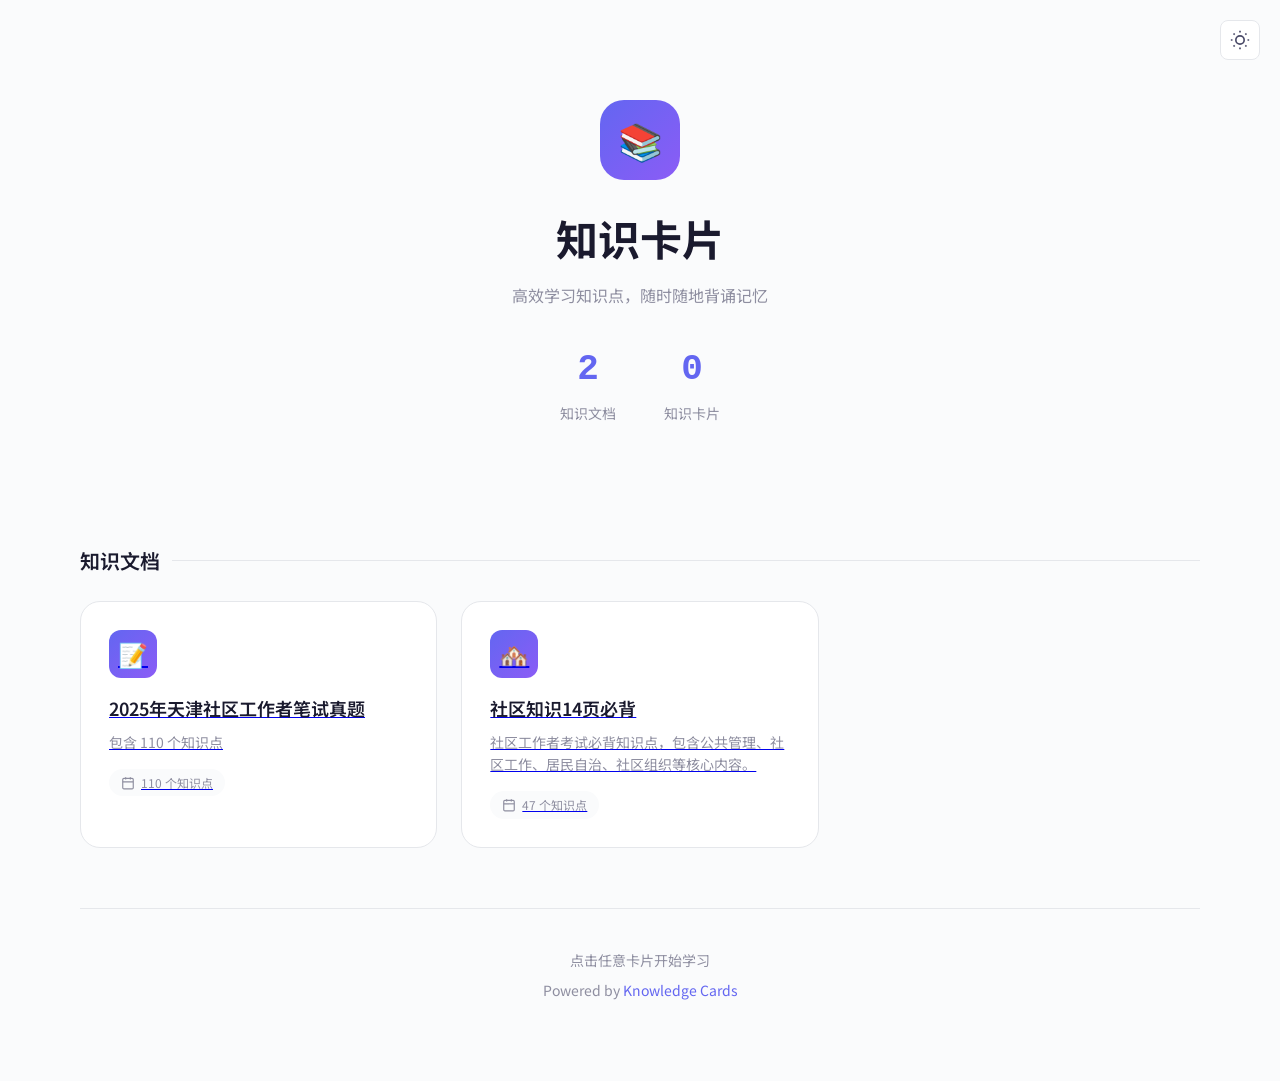
<file: index.html>
<!DOCTYPE html>
<html lang="zh-CN">
<head>
    <meta charset="UTF-8">
    <meta name="viewport" content="width=device-width, initial-scale=1.0">
    <title>知识卡片 - 首页</title>
    <link rel="preconnect" href="https://fonts.googleapis.com">
    <link rel="preconnect" href="https://fonts.gstatic.com" crossorigin>
    <link href="https://fonts.googleapis.com/css2?family=Noto+Sans+SC:wght@300;400;500;700;900&display=swap" rel="stylesheet">
    <link rel="stylesheet" href="assets/css/styles.css">
    <style>
        /* Homepage Specific Styles */
        .home-container {
            min-height: 100vh;
            padding: 40px;
            max-width: 1200px;
            margin: 0 auto;
        }

        .home-header {
            text-align: center;
            margin-bottom: 60px;
            padding: 60px 0;
        }

        .home-logo {
            width: 80px;
            height: 80px;
            background: linear-gradient(135deg, var(--accent-primary), var(--accent-secondary));
            border-radius: 24px;
            display: flex;
            align-items: center;
            justify-content: center;
            margin: 0 auto 24px;
            font-size: 36px;
        }

        .home-title {
            font-size: 42px;
            font-weight: 700;
            color: var(--text-primary);
            margin-bottom: 12px;
        }

        .home-subtitle {
            font-size: 16px;
            color: var(--text-muted);
            margin-bottom: 32px;
        }

        .home-stats {
            display: flex;
            justify-content: center;
            gap: 48px;
        }

        .home-stat {
            text-align: center;
        }

        .home-stat-number {
            font-size: 36px;
            font-weight: 700;
            color: var(--accent-primary);
            font-family: var(--font-mono);
        }

        .home-stat-label {
            font-size: 14px;
            color: var(--text-muted);
            margin-top: 4px;
        }

        .docs-section {
            margin-bottom: 48px;
        }

        .docs-section-title {
            font-size: 20px;
            font-weight: 600;
            color: var(--text-primary);
            margin-bottom: 24px;
            display: flex;
            align-items: center;
            gap: 12px;
        }

        .docs-section-title::after {
            content: '';
            flex: 1;
            height: 1px;
            background: var(--border);
        }

        .docs-grid {
            display: grid;
            grid-template-columns: repeat(auto-fill, minmax(320px, 1fr));
            gap: 24px;
        }

        .doc-card {
            background: var(--bg-card);
            border: 1px solid var(--border);
            border-radius: var(--radius-lg);
            padding: 28px;
            transition: all 0.3s ease;
            cursor: pointer;
            position: relative;
            overflow: hidden;
        }

        .doc-card::before {
            content: '';
            position: absolute;
            top: 0;
            left: 0;
            right: 0;
            height: 4px;
            background: linear-gradient(90deg, var(--accent-primary), var(--accent-secondary));
            transform: scaleX(0);
            transition: transform 0.3s ease;
        }

        .doc-card:hover {
            transform: translateY(-4px);
            box-shadow: var(--shadow-lg);
            border-color: var(--accent-primary);
        }

        .doc-card:hover::before {
            transform: scaleX(1);
        }

        .doc-card-icon {
            width: 48px;
            height: 48px;
            background: linear-gradient(135deg, var(--accent-primary), var(--accent-secondary));
            border-radius: var(--radius-md);
            display: flex;
            align-items: center;
            justify-content: center;
            font-size: 24px;
            margin-bottom: 16px;
        }

        .doc-card-title {
            font-size: 18px;
            font-weight: 600;
            color: var(--text-primary);
            margin-bottom: 8px;
        }

        .doc-card-desc {
            font-size: 14px;
            color: var(--text-muted);
            margin-bottom: 16px;
            line-height: 1.6;
        }

        .doc-card-meta {
            display: flex;
            align-items: center;
            gap: 16px;
            font-size: 13px;
            color: var(--text-muted);
        }

        .doc-card-badge {
            display: inline-flex;
            align-items: center;
            gap: 6px;
            padding: 4px 12px;
            background: var(--bg-primary);
            border-radius: 20px;
            font-size: 12px;
        }

        .doc-card-badge svg {
            width: 14px;
            height: 14px;
        }

        .home-footer {
            text-align: center;
            padding: 40px 0;
            color: var(--text-muted);
            font-size: 14px;
            border-top: 1px solid var(--border);
            margin-top: 60px;
        }

        .home-footer a {
            color: var(--accent-primary);
            text-decoration: none;
        }

        .home-footer a:hover {
            text-decoration: underline;
        }

        /* Theme Toggle */
        .theme-toggle-fixed {
            position: fixed;
            top: 20px;
            right: 20px;
            z-index: 1000;
        }

        @media (max-width: 768px) {
            .home-container {
                padding: 20px;
            }
            .home-header {
                padding: 40px 0;
            }
            .home-title {
                font-size: 28px;
            }
            .home-stats {
                gap: 24px;
            }
            .home-stat-number {
                font-size: 28px;
            }
            .docs-grid {
                grid-template-columns: 1fr;
            }
        }
    </style>
</head>
<body>
    <!-- Theme Toggle Button -->
    <div class="theme-toggle-fixed">
        <button class="icon-btn" id="toggleTheme" title="切换主题">
            <svg width="20" height="20" viewBox="0 0 24 24" fill="none" stroke="currentColor" stroke-width="2">
                <circle cx="12" cy="12" r="5"></circle>
                <path d="M12 1v2M12 21v2M4.22 4.22l1.42 1.42M18.36 18.36l1.42 1.42M1 12h2M21 12h2M4.22 19.78l1.42-1.42M18.36 5.64l1.42-1.42"></path>
            </svg>
        </button>
    </div>

    <div class="home-container">
        <!-- Header -->
        <header class="home-header">
            <div class="home-logo">📚</div>
            <h1 class="home-title">知识卡片</h1>
            <p class="home-subtitle">高效学习知识点，随时随地背诵记忆</p>
            <div class="home-stats">
                <div class="home-stat">
                    <div class="home-stat-number" id="totalDocs">0</div>
                    <div class="home-stat-label">知识文档</div>
                </div>
                <div class="home-stat">
                    <div class="home-stat-number" id="totalCards">0</div>
                    <div class="home-stat-label">知识卡片</div>
                </div>
            </div>
        </header>

        <!-- Documents List -->
        <section class="docs-section">
            <h2 class="docs-section-title">知识文档</h2>
            <div class="docs-grid" id="docsGrid">
                <!-- 文档卡片将通过JS动态生成 -->
            </div>
        </section>

        <!-- Footer -->
        <footer class="home-footer">
            <p>点击任意卡片开始学习</p>
            <p style="margin-top: 8px;">Powered by <a href="#">Knowledge Cards</a></p>
        </footer>
    </div>

    <script src="assets/js/app.js"></script>
    <script>
        // 文档配置 - 在此添加新文档
        const docsConfig = [
            {
                id: '2025-tianjin-community-v2',
                title: '2025年天津社区工作者笔试真题',
                description: '包含 110 个知识点',
                icon: '📝',
                href: 'docs/2025年天津社区工作者笔试真题-完整版v2.html',
                cards: 110
            },
            {
                id: 'community-knowledge',
                title: '社区知识14页必背',
                description: '社区工作者考试必背知识点，包含公共管理、社区工作、居民自治、社区组织等核心内容。',
                icon: '🏘️',
                href: 'docs/社区知识.html',
                cards: 47
            }
        ];

        // 渲染文档卡片
        function renderDocs() {
            const grid = document.getElementById('docsGrid');
            let totalCards = 0;

            docsConfig.forEach(doc => {
                totalCards += doc.cards;

                const card = document.createElement('a');
                card.className = 'doc-card';
                card.href = doc.href;
                card.innerHTML = `
                    <div class="doc-card-icon">${doc.icon}</div>
                    <h3 class="doc-card-title">${doc.title}</h3>
                    <p class="doc-card-desc">${doc.description}</p>
                    <div class="doc-card-meta">
                        <span class="doc-card-badge">
                            <svg viewBox="0 0 24 24" fill="none" stroke="currentColor" stroke-width="2">
                                <rect x="3" y="4" width="18" height="18" rx="2" ry="2"></rect>
                                <line x1="16" y1="2" x2="16" y2="6"></line>
                                <line x1="8" y1="2" x2="8" y2="6"></line>
                                <line x1="3" y1="10" x2="21" y2="10"></line>
                            </svg>
                            ${doc.cards} 个知识点
                        </span>
                    </div>
                `;
                grid.appendChild(card);
            });

            // 更新统计
            document.getElementById('totalDocs').textContent = docsConfig.length;
            document.getElementById('totalCards').textContent = totalCards;
        }

        // 页面加载完成后初始化
        document.addEventListener('DOMContentLoaded', () => {
            renderDocs();
            initApp({ docId: 'home' });
        });
    </script>
</body>
</html>
</file>
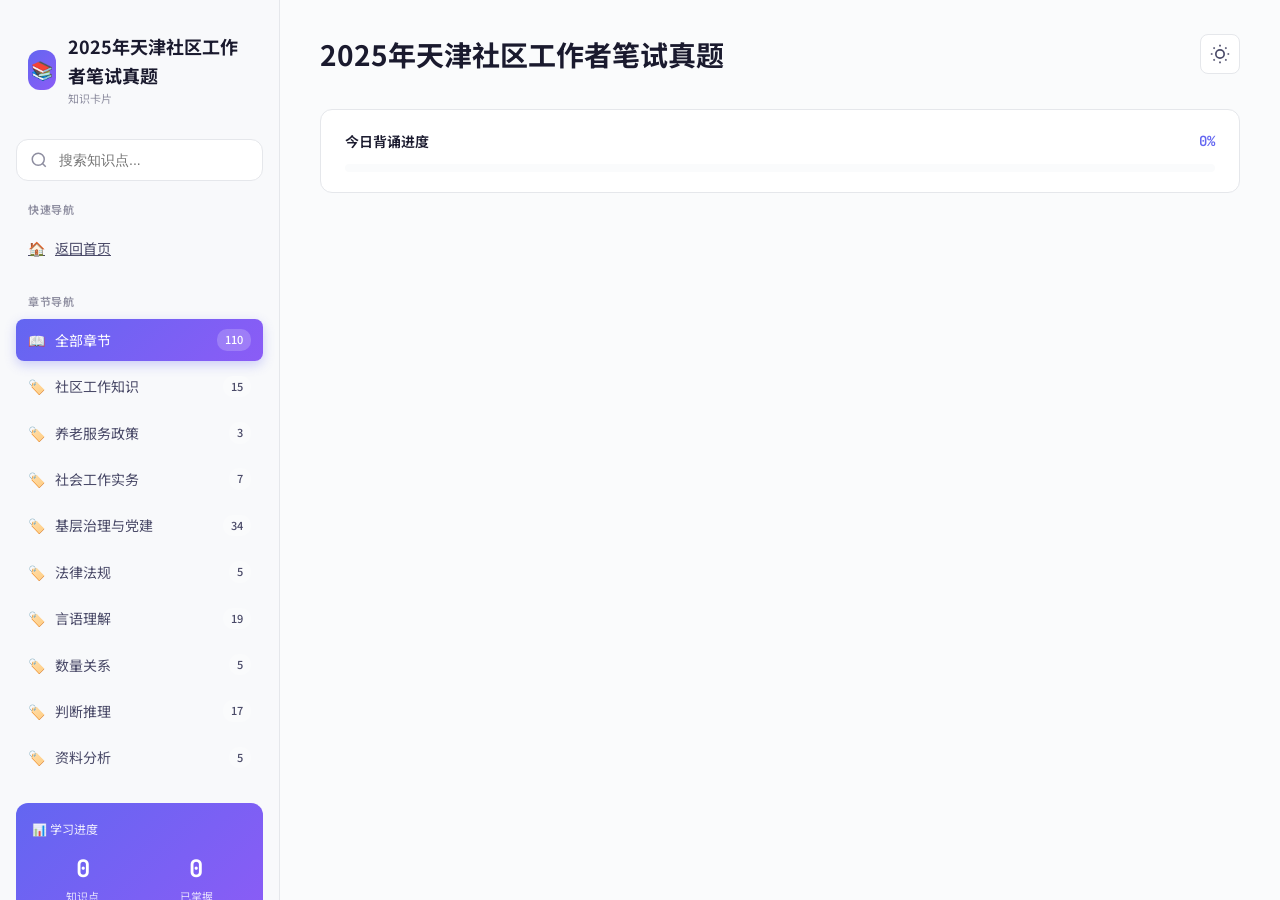
<file: docs/2025年天津社区工作者笔试真题-完整版.html>
<!DOCTYPE html>
<html lang="zh-CN">
<head>
    <meta charset="UTF-8">
    <meta name="viewport" content="width=device-width, initial-scale=1.0">
    <title>2025年天津社区工作者笔试真题 - 知识卡片</title>
    <link rel="preconnect" href="https://fonts.googleapis.com">
    <link rel="preconnect" href="https://fonts.gstatic.com" crossorigin>
    <link href="https://fonts.googleapis.com/css2?family=Noto+Sans+SC:wght@300;400;500;700;900&family=JetBrains+Mono:wght@400;500&display=swap" rel="stylesheet">
    <link rel="stylesheet" href="../assets/css/styles.css">
    <style>
        /* 题目解析模板专用样式 */
        .question-card {
            background: var(--card-bg);
            border-radius: 12px;
            padding: 20px;
            margin-bottom: 20px;
            box-shadow: 0 2px 8px rgba(0,0,0,0.08);
            border: 1px solid var(--border-color);
        }

        .question-header {
            display: flex;
            justify-content: space-between;
            align-items: flex-start;
            margin-bottom: 16px;
            gap: 12px;
        }

        .question-number {
            background: linear-gradient(135deg, #667eea 0%, #764ba2 100%);
            color: white;
            padding: 4px 12px;
            border-radius: 20px;
            font-size: 14px;
            font-weight: 600;
            white-space: nowrap;
        }

        .question-tags {
            display: flex;
            gap: 8px;
            flex-wrap: wrap;
        }

        .question-title {
            font-size: 16px;
            font-weight: 600;
            color: var(--text-primary);
            margin-bottom: 16px;
            line-height: 1.6;
        }

        .options-list {
            margin: 12px 0;
            padding-left: 0;
            list-style: none;
        }

        .option-item {
            display: flex;
            align-items: flex-start;
            padding: 10px 14px;
            margin-bottom: 8px;
            background: var(--bg-secondary);
            border-radius: 8px;
            font-size: 14px;
            line-height: 1.5;
            border: 1px solid transparent;
            transition: all 0.2s;
        }

        .option-item:hover {
            border-color: var(--primary-color);
            background: var(--bg-hover);
        }

        .option-item.correct {
            background: linear-gradient(135deg, #11998e 0%, #38ef7d 100%);
            color: white;
            border-color: #11998e;
        }

        .option-label {
            font-weight: 700;
            margin-right: 10px;
            min-width: 24px;
        }

        .option-text {
            flex: 1;
        }

        .answer-section {
            margin-top: 16px;
            padding: 16px;
            background: linear-gradient(135deg, #f5f7fa 0%, #e4e8ec 100%);
            border-radius: 10px;
            border-left: 4px solid #667eea;
        }

        .answer-label {
            font-weight: 700;
            color: #667eea;
            margin-bottom: 8px;
            font-size: 14px;
        }

        .answer-content {
            font-size: 15px;
            color: var(--text-primary);
        }

        .answer-content strong {
            color: #11998e;
        }

        .analysis-section {
            margin-top: 12px;
            padding-top: 12px;
            border-top: 1px dashed var(--border-color);
        }

        .analysis-label {
            font-weight: 600;
            color: #764ba2;
            margin-bottom: 6px;
            font-size: 13px;
        }

        .analysis-content {
            font-size: 14px;
            color: var(--text-secondary);
            line-height: 1.6;
        }

        .key-point {
            color: #e74c3c;
            font-weight: 600;
            background: #fde8e7;
            padding: 2px 6px;
            border-radius: 4px;
        }

        /* 判断题专用样式 */
        .judgment-options {
            display: flex;
            gap: 12px;
            margin: 12px 0;
        }

        .judgment-option {
            flex: 1;
            padding: 12px 20px;
            text-align: center;
            background: var(--bg-secondary);
            border-radius: 8px;
            font-weight: 600;
            border: 2px solid transparent;
            transition: all 0.2s;
        }

        .judgment-option.correct {
            background: linear-gradient(135deg, #11998e 0%, #38ef7d 100%);
            color: white;
            border-color: #11998e;
        }

        /* 多选题专用样式 */
        .multi-select-hint {
            display: inline-block;
            background: linear-gradient(135deg, #f093fb 0%, #f5576c 100%);
            color: white;
            padding: 2px 10px;
            border-radius: 12px;
            font-size: 12px;
            font-weight: 600;
            margin-bottom: 12px;
        }
    </style>
</head>
<body>
    <div class="app-container">
        <aside class="sidebar" id="sidebar">
            <!-- Logo -->
            <div class="logo">
                <div class="logo-icon">📚</div>
                <div>
                    <div class="logo-text">2025年天津社区工作者笔试真题</div>
                    <div class="logo-sub">知识卡片</div>
                </div>
            </div>

            <!-- 搜索框 -->
            <div class="search-container">
                <svg class="search-icon" width="18" height="18" viewBox="0 0 24 24" fill="none" stroke="currentColor" stroke-width="2">
                    <circle cx="11" cy="11" r="8"></circle>
                    <path d="m21 21-4.35-4.35"></path>
                </svg>
                <input type="text" class="search-input" placeholder="搜索知识点..." id="searchInput">
            </div>

            <!-- 快速导航 -->
            <nav class="nav-section">
                <div class="nav-title">快速导航</div>
                <a href="../index.html" class="nav-item">
                    <span>🏠</span>
                    <span>返回首页</span>
                </a>
            </nav>

            <!-- 章节导航 - 根据实际章节修改 -->
            <nav class="nav-section">
                <div class="nav-title">章节导航</div>
                <div class="nav-item active" data-chapter="all"><span>📖</span><span>全部章节</span><span class="nav-item-badge">110</span></div><div class="nav-item" data-chapter="ch1"><span>🏷️</span><span>社区工作知识</span><span class="nav-item-badge">15</span></div><div class="nav-item" data-chapter="ch2"><span>🏷️</span><span>养老服务政策</span><span class="nav-item-badge">3</span></div><div class="nav-item" data-chapter="ch3"><span>🏷️</span><span>社会工作实务</span><span class="nav-item-badge">7</span></div><div class="nav-item" data-chapter="ch4"><span>🏷️</span><span>基层治理与党建</span><span class="nav-item-badge">34</span></div><div class="nav-item" data-chapter="ch5"><span>🏷️</span><span>法律法规</span><span class="nav-item-badge">5</span></div><div class="nav-item" data-chapter="ch6"><span>🏷️</span><span>言语理解</span><span class="nav-item-badge">19</span></div><div class="nav-item" data-chapter="ch7"><span>🏷️</span><span>数量关系</span><span class="nav-item-badge">5</span></div><div class="nav-item" data-chapter="ch8"><span>🏷️</span><span>判断推理</span><span class="nav-item-badge">17</span></div><div class="nav-item" data-chapter="ch9"><span>🏷️</span><span>资料分析</span><span class="nav-item-badge">5</span></div></nav>

            <!-- 学习进度统计 -->
            <div class="stats-card">
                <div class="stats-title">📊 学习进度</div>
                <div class="stats-grid">
                    <div class="stats-item">
                        <div class="stats-number" id="totalCards">0</div>
                        <div class="stats-label">知识点</div>
                    </div>
                    <div class="stats-item">
                        <div class="stats-number" id="rememberedCards">0</div>
                        <div class="stats-label">已掌握</div>
                    </div>
                </div>
            </div>
        </aside>

        <main class="main-content">
            <!-- 顶部导航栏 -->
            <div class="topbar">
                <h1 class="page-title">2025年天津社区工作者笔试真题</h1>
                <div class="topbar-actions">
                    <button class="icon-btn" id="toggleTheme" title="切换主题">
                        <svg width="20" height="20" viewBox="0 0 24 24" fill="none" stroke="currentColor" stroke-width="2">
                            <circle cx="12" cy="12" r="5"></circle>
                            <path d="M12 1v2M12 21v2M4.22 4.22l1.42 1.42M18.36 18.36l1.42 1.42M1 12h2M21 12h2M4.22 19.78l1.42-1.42M18.36 5.64l1.42-1.42"></path>
                        </svg>
                    </button>
                </div>
            </div>

            <!-- 进度条 -->
            <div class="progress-container">
                <div class="progress-header">
                    <span class="progress-title">今日背诵进度</span>
                    <span class="progress-percent" id="progressPercent">0%</span>
                </div>
                <div class="progress-bar">
                    <div class="progress-fill" id="progressFill"></div>
                </div>
            </div>

            <!-- 第一章 -->
            <section class="chapter-section" data-chapter="ch1"><div class="chapter-header"><div class="chapter-number">1</div><h2 class="chapter-title">社区工作知识</h2><span class="chapter-count">15个考点</span></div><div class="question-card" data-key="ch1_1"><div class="question-header"><span class="question-number">第8题</span><div class="question-tags"><span class="tag tag-single">单选</span> </div></div><div class="question-title">社区工作者角色</div><ul class="options-list"><li class="option-item"><span class="option-label">A.</span><span class="option-text">选项1</span></li><li class="option-item correct"><span class="option-label">B.</span><span class="option-text">选项2</span></li><li class="option-item"><span class="option-label">C.</span><span class="option-text">选项3</span></li><li class="option-item"><span class="option-label">D.</span><span class="option-text">选项4</span></li></ul><div class="answer-section"><div class="answer-label">【答案】</div><div class="answer-content"><strong>答案：B. 政策倡导者</strong></div><div class="analysis-section"><div class="analysis-label">【解析】</div><div class="analysis-content">考点：社区工作者在政策制定中的角色作用</div></div></div></div><div class="question-card" data-key="ch1_2"><div class="question-header"><span class="question-number">第9题</span><div class="question-tags"><span class="tag tag-single">单选</span> </div></div><div class="question-title">社区功能</div><ul class="options-list"><li class="option-item"><span class="option-label">A.</span><span class="option-text">选项1</span></li><li class="option-item"><span class="option-label">B.</span><span class="option-text">选项2</span></li><li class="option-item correct"><span class="option-label">C.</span><span class="option-text">选项3</span></li><li class="option-item"><span class="option-label">D.</span><span class="option-text">选项4</span></li></ul><div class="answer-section"><div class="answer-label">【答案】</div><div class="answer-content"><strong>答案：C. 休闲娱乐</strong></div><div class="analysis-section"><div class="analysis-label">【解析】</div><div class="analysis-content">考点：社区的休闲娱乐功能体现</div></div></div></div><div class="question-card" data-key="ch1_3"><div class="question-header"><span class="question-number">第10题</span><div class="question-tags"><span class="tag tag-single">单选</span> </div></div><div class="question-title">社区管理原则</div><ul class="options-list"><li class="option-item"><span class="option-label">A.</span><span class="option-text">选项1</span></li><li class="option-item correct"><span class="option-label">B.</span><span class="option-text">选项2</span></li><li class="option-item"><span class="option-label">C.</span><span class="option-text">选项3</span></li><li class="option-item"><span class="option-label">D.</span><span class="option-text">选项4</span></li></ul><div class="answer-section"><div class="answer-label">【答案】</div><div class="answer-content"><strong>答案：B. 因地制宜原则</strong></div><div class="analysis-section"><div class="analysis-label">【解析】</div><div class="analysis-content">考点：社区管理应遵循因地制宜原则</div></div></div></div><div class="question-card" data-key="ch1_4"><div class="question-header"><span class="question-number">第12题</span><div class="question-tags"><span class="tag tag-single">单选</span> </div></div><div class="question-title">社区参与层次</div><ul class="options-list"><li class="option-item correct"><span class="option-label">A.</span><span class="option-text">选项1</span></li><li class="option-item"><span class="option-label">B.</span><span class="option-text">选项2</span></li><li class="option-item"><span class="option-label">C.</span><span class="option-text">选项3</span></li><li class="option-item"><span class="option-label">D.</span><span class="option-text">选项4</span></li></ul><div class="answer-section"><div class="answer-label">【答案】</div><div class="answer-content"><strong>答案：A. 告知</strong></div><div class="analysis-section"><div class="analysis-label">【解析】</div><div class="analysis-content">考点：社区居民参与层次和形式</div></div></div></div><div class="question-card" data-key="ch1_5"><div class="question-header"><span class="question-number">第14题</span><div class="question-tags"><span class="tag tag-single">单选</span> </div></div><div class="question-title">社区建设特征</div><ul class="options-list"><li class="option-item correct"><span class="option-label">A.</span><span class="option-text">选项1</span></li><li class="option-item"><span class="option-label">B.</span><span class="option-text">选项2</span></li><li class="option-item"><span class="option-label">C.</span><span class="option-text">选项3</span></li><li class="option-item"><span class="option-label">D.</span><span class="option-text">选项4</span></li></ul><div class="answer-section"><div class="answer-label">【答案】</div><div class="answer-content"><strong>答案：A. 整合性</strong></div><div class="analysis-section"><div class="analysis-label">【解析】</div><div class="analysis-content">考点：社区建设整合性特征</div></div></div></div><div class="question-card" data-key="ch1_6"><div class="question-header"><span class="question-number">第15题</span><div class="question-tags"><span class="tag tag-single">单选</span> </div></div><div class="question-title">成立居委会条件</div><ul class="options-list"><li class="option-item"><span class="option-label">A.</span><span class="option-text">选项1</span></li><li class="option-item"><span class="option-label">B.</span><span class="option-text">选项2</span></li><li class="option-item correct"><span class="option-label">C.</span><span class="option-text">选项3</span></li><li class="option-item"><span class="option-label">D.</span><span class="option-text">选项4</span></li></ul><div class="answer-section"><div class="answer-label">【答案】</div><div class="answer-content"><strong>答案：C. 50%</strong></div><div class="analysis-section"><div class="analysis-label">【解析】</div><div class="analysis-content">考点：新建住宅区居民入住率达到50%应成立居委会</div></div></div></div><div class="question-card" data-key="ch1_7"><div class="question-header"><span class="question-number">第3215题</span><div class="question-tags"><span class="tag tag-single">单选</span> </div></div><div class="question-title">15分钟生活圈</div><ul class="options-list"><li class="option-item correct"><span class="option-label">A.</span><span class="option-text">选项1</span></li><li class="option-item"><span class="option-label">B.</span><span class="option-text">选项2</span></li><li class="option-item"><span class="option-label">C.</span><span class="option-text">选项3</span></li><li class="option-item"><span class="option-label">D.</span><span class="option-text">选项4</span></li></ul><div class="answer-section"><div class="answer-label">【答案】</div><div class="answer-content"><strong>答案：A. 上海</strong></div><div class="analysis-section"><div class="analysis-label">【解析】</div><div class="analysis-content">考点：2016年上海首次提出15分钟社区生活圈理念</div></div></div></div><div class="question-card" data-key="ch1_8"><div class="question-header"><span class="question-number">第28题</span><div class="question-tags"><span class="tag tag-single">单选</span> </div></div><div class="question-title">业主委员会指导</div><ul class="options-list"><li class="option-item correct"><span class="option-label">A.</span><span class="option-text">选项1</span></li><li class="option-item"><span class="option-label">B.</span><span class="option-text">选项2</span></li><li class="option-item"><span class="option-label">C.</span><span class="option-text">选项3</span></li><li class="option-item"><span class="option-label">D.</span><span class="option-text">选项4</span></li></ul><div class="answer-section"><div class="answer-label">【答案】</div><div class="answer-content"><strong>答案：A. 街道办事处、乡镇人民政府</strong></div><div class="analysis-section"><div class="analysis-label">【解析】</div><div class="analysis-content">考点：业主委员会选举换届的指导主体</div></div></div></div><div class="question-card" data-key="ch1_9"><div class="question-header"><span class="question-number">第27题</span><div class="question-tags"><span class="tag tag-single">单选</span> </div></div><div class="question-title">居民委员会选举原则</div><ul class="options-list"><li class="option-item"><span class="option-label">A.</span><span class="option-text">选项1</span></li><li class="option-item correct"><span class="option-label">B.</span><span class="option-text">选项2</span></li><li class="option-item"><span class="option-label">C.</span><span class="option-text">选项3</span></li><li class="option-item"><span class="option-label">D.</span><span class="option-text">选项4</span></li></ul><div class="answer-section"><div class="answer-label">【答案】</div><div class="answer-content"><strong>答案：B. 直接选举原则不适用</strong></div><div class="analysis-section"><div class="analysis-label">【解析】</div><div class="analysis-content">考点：居民委员会选举基本原则</div></div></div></div><div class="question-card" data-key="ch1_10"><div class="question-header"><span class="question-number">第26题</span><div class="question-tags"><span class="tag tag-single">单选</span> </div></div><div class="question-title">社区公益金使用</div><ul class="options-list"><li class="option-item"><span class="option-label">A.</span><span class="option-text">选项1</span></li><li class="option-item"><span class="option-label">B.</span><span class="option-text">选项2</span></li><li class="option-item correct"><span class="option-label">C.</span><span class="option-text">选项3</span></li><li class="option-item"><span class="option-label">D.</span><span class="option-text">选项4</span></li></ul><div class="answer-section"><div class="answer-label">【答案】</div><div class="answer-content"><strong>答案：C. 办公经费不得用于公益金支出</strong></div><div class="analysis-section"><div class="analysis-label">【解析】</div><div class="analysis-content">考点：社区公益金专款专用原则</div></div></div></div><div class="question-card" data-key="ch1_11"><div class="question-header"><span class="question-number">第29题</span><div class="question-tags"><span class="tag tag-single">单选</span> </div></div><div class="question-title">马斯洛需要层次</div><ul class="options-list"><li class="option-item correct"><span class="option-label">A.</span><span class="option-text">选项1</span></li><li class="option-item"><span class="option-label">B.</span><span class="option-text">选项2</span></li><li class="option-item"><span class="option-label">C.</span><span class="option-text">选项3</span></li><li class="option-item"><span class="option-label">D.</span><span class="option-text">选项4</span></li></ul><div class="answer-section"><div class="answer-label">【答案】</div><div class="answer-content"><strong>答案：A. 自我实现</strong></div><div class="analysis-section"><div class="analysis-label">【解析】</div><div class="analysis-content">考点：需要层次理论最高层次</div></div></div></div><div class="question-card" data-key="ch1_12"><div class="question-header"><span class="question-number">第25题</span><div class="question-tags"><span class="tag tag-single">单选</span> </div></div><div class="question-title">服务对象界定条件</div><ul class="options-list"><li class="option-item"><span class="option-label">A.</span><span class="option-text">选项1</span></li><li class="option-item"><span class="option-label">B.</span><span class="option-text">选项2</span></li><li class="option-item correct"><span class="option-label">C.</span><span class="option-text">选项3</span></li><li class="option-item"><span class="option-label">D.</span><span class="option-text">选项4</span></li></ul><div class="answer-section"><div class="answer-label">【答案】</div><div class="answer-content"><strong>答案：C. 收入（自然条件）</strong></div><div class="analysis-section"><div class="analysis-label">【解析】</div><div class="analysis-content">考点：服务对象界定条件分为自然条件和社会条件</div></div></div></div><div class="question-card" data-key="ch1_13"><div class="question-header"><span class="question-number">第24题</span><div class="question-tags"><span class="tag tag-single">单选</span> </div></div><div class="question-title">人口发展战略</div><ul class="options-list"><li class="option-item correct"><span class="option-label">A.</span><span class="option-text">选项1</span></li><li class="option-item"><span class="option-label">B.</span><span class="option-text">选项2</span></li><li class="option-item"><span class="option-label">C.</span><span class="option-text">选项3</span></li><li class="option-item"><span class="option-label">D.</span><span class="option-text">选项4</span></li></ul><div class="answer-section"><div class="answer-label">【答案】</div><div class="answer-content"><strong>答案：A. 生育支持政策体系</strong></div><div class="analysis-section"><div class="analysis-label">【解析】</div><div class="analysis-content">考点：党的二十大报告优化人口发展战略</div></div></div></div><div class="question-card" data-key="ch1_14"><div class="question-header"><span class="question-number">第7题</span><div class="question-tags"><span class="tag tag-single">单选</span> </div></div><div class="question-title">社区词源</div><ul class="options-list"><li class="option-item"><span class="option-label">A.</span><span class="option-text">选项1</span></li><li class="option-item correct"><span class="option-label">B.</span><span class="option-text">选项2</span></li><li class="option-item"><span class="option-label">C.</span><span class="option-text">选项3</span></li><li class="option-item"><span class="option-label">D.</span><span class="option-text">选项4</span></li></ul><div class="answer-section"><div class="answer-label">【答案】</div><div class="answer-content"><strong>答案：B. 滕尼斯</strong></div><div class="analysis-section"><div class="analysis-label">【解析】</div><div class="analysis-content">考点：德国社会学家滕尼斯首次将社区一词用于社会学研究</div></div></div></div><div class="question-card" data-key="ch1_15"><div class="question-header"><span class="question-number">第92题</span><div class="question-tags"><span class="tag tag-multi">多选</span> </div></div><div class="question-title">志愿服务激励机制</div><span class="multi-select-hint">本题为多选题</span><ul class="options-list"><li class="option-item correct"><span class="option-label">A.</span><span class="option-text">选项1</span></li><li class="option-item correct"><span class="option-label">B.</span><span class="option-text">选项2</span></li><li class="option-item correct"><span class="option-label">C.</span><span class="option-text">选项3</span></li><li class="option-item"><span class="option-label">D.</span><span class="option-text">选项4</span></li></ul><div class="answer-section"><div class="answer-label">【答案】</div><div class="answer-content"><strong>答案：A、B、C（四星级志愿者认定、志愿者嘉许制度、志愿服务回馈制度）</strong></div><div class="analysis-section"><div class="analysis-label">【解析】</div><div class="analysis-content">考点：社区志愿服务激励保障机制</div></div></div></div></section><section class="chapter-section" data-chapter="ch2"><div class="chapter-header"><div class="chapter-number">2</div><h2 class="chapter-title">养老服务政策</h2><span class="chapter-count">3个考点</span></div><div class="question-card" data-key="ch2_1"><div class="question-header"><span class="question-number">第1题</span><div class="question-tags"><span class="tag tag-single">单选</span> </div></div><div class="question-title">养老服务网络</div><ul class="options-list"><li class="option-item correct"><span class="option-label">A.</span><span class="option-text">选项1</span></li><li class="option-item"><span class="option-label">B.</span><span class="option-text">选项2</span></li><li class="option-item"><span class="option-label">C.</span><span class="option-text">选项3</span></li><li class="option-item"><span class="option-label">D.</span><span class="option-text">选项4</span></li></ul><div class="answer-section"><div class="answer-label">【答案】</div><div class="answer-content"><strong>答案：A. 居家 社区 机构</strong></div><div class="analysis-section"><div class="analysis-label">【解析】</div><div class="analysis-content">考点：2025年1月7日《中共中央国务院关于深化养老服务改革发展的意见》</div></div></div></div><div class="question-card" data-key="ch2_2"><div class="question-header"><span class="question-number">第2题</span><div class="question-tags"><span class="tag tag-single">单选</span> </div></div><div class="question-title">天津市养老服务设施</div><ul class="options-list"><li class="option-item"><span class="option-label">A.</span><span class="option-text">选项1</span></li><li class="option-item correct"><span class="option-label">B.</span><span class="option-text">选项2</span></li><li class="option-item"><span class="option-label">C.</span><span class="option-text">选项3</span></li><li class="option-item"><span class="option-label">D.</span><span class="option-text">选项4</span></li></ul><div class="answer-section"><div class="answer-label">【答案】</div><div class="answer-content"><strong>答案：B. 嵌入式</strong></div><div class="analysis-section"><div class="analysis-label">【解析】</div><div class="analysis-content">考点：天津市2025年养老服务设施建设类型</div></div></div></div><div class="question-card" data-key="ch2_3"><div class="question-header"><span class="question-number">第21题</span><div class="question-tags"><span class="tag tag-single">单选</span> </div></div><div class="question-title">基本养老服务重点</div><ul class="options-list"><li class="option-item"><span class="option-label">A.</span><span class="option-text">选项1</span></li><li class="option-item correct"><span class="option-label">B.</span><span class="option-text">选项2</span></li><li class="option-item"><span class="option-label">C.</span><span class="option-text">选项3</span></li><li class="option-item"><span class="option-label">D.</span><span class="option-text">选项4</span></li></ul><div class="answer-section"><div class="answer-label">【答案】</div><div class="answer-content"><strong>答案：B. 失能老年人</strong></div><div class="analysis-section"><div class="analysis-label">【解析】</div><div class="analysis-content">考点：强化以失能老年人照护为重点的基本养老服务</div></div></div></div></section><section class="chapter-section" data-chapter="ch3"><div class="chapter-header"><div class="chapter-number">3</div><h2 class="chapter-title">社会工作实务</h2><span class="chapter-count">7个考点</span></div><div class="question-card" data-key="ch3_1"><div class="question-header"><span class="question-number">第11题</span><div class="question-tags"><span class="tag tag-single">单选</span> </div></div><div class="question-title">社会工作者接受礼物</div><ul class="options-list"><li class="option-item"><span class="option-label">A.</span><span class="option-text">选项1</span></li><li class="option-item"><span class="option-label">B.</span><span class="option-text">选项2</span></li><li class="option-item correct"><span class="option-label">C.</span><span class="option-text">选项3</span></li><li class="option-item"><span class="option-label">D.</span><span class="option-text">选项4</span></li></ul><div class="answer-section"><div class="answer-label">【答案】</div><div class="answer-content"><strong>答案：C. 强调自己社会工作者的身份，婉言谢绝</strong></div><div class="analysis-section"><div class="analysis-label">【解析】</div><div class="analysis-content">考点：社会工作伦理和职业规范</div></div></div></div><div class="question-card" data-key="ch3_2"><div class="question-header"><span class="question-number">第13题</span><div class="question-tags"><span class="tag tag-single">单选</span> </div></div><div class="question-title">收集服务对象资料方法</div><ul class="options-list"><li class="option-item"><span class="option-label">A.</span><span class="option-text">选项1</span></li><li class="option-item correct"><span class="option-label">B.</span><span class="option-text">选项2</span></li><li class="option-item"><span class="option-label">C.</span><span class="option-text">选项3</span></li><li class="option-item"><span class="option-label">D.</span><span class="option-text">选项4</span></li></ul><div class="answer-section"><div class="answer-label">【答案】</div><div class="answer-content"><strong>答案：B. 参与观察法</strong></div><div class="analysis-section"><div class="analysis-label">【解析】</div><div class="analysis-content">考点：社区工作收集资料的方法</div></div></div></div><div class="question-card" data-key="ch3_3"><div class="question-header"><span class="question-number">第22题</span><div class="question-tags"><span class="tag tag-single">单选</span> </div></div><div class="question-title">资料收集方法</div><ul class="options-list"><li class="option-item"><span class="option-label">A.</span><span class="option-text">选项1</span></li><li class="option-item correct"><span class="option-label">B.</span><span class="option-text">选项2</span></li><li class="option-item"><span class="option-label">C.</span><span class="option-text">选项3</span></li><li class="option-item"><span class="option-label">D.</span><span class="option-text">选项4</span></li></ul><div class="answer-section"><div class="answer-label">【答案】</div><div class="answer-content"><strong>答案：B. 参与观察法</strong></div><div class="analysis-section"><div class="analysis-label">【解析】</div><div class="analysis-content">考点：社会工作实务中收集服务对象资料的方法</div></div></div></div><div class="question-card" data-key="ch3_4"><div class="question-header"><span class="question-number">第30题</span><div class="question-tags"><span class="tag tag-single">单选</span> </div></div><div class="question-title">服务对象类型</div><ul class="options-list"><li class="option-item correct"><span class="option-label">A.</span><span class="option-text">选项1</span></li><li class="option-item"><span class="option-label">B.</span><span class="option-text">选项2</span></li><li class="option-item"><span class="option-label">C.</span><span class="option-text">选项3</span></li><li class="option-item"><span class="option-label">D.</span><span class="option-text">选项4</span></li></ul><div class="answer-section"><div class="answer-label">【答案】</div><div class="answer-content"><strong>答案：A. 潜在服务对象</strong></div><div class="analysis-section"><div class="analysis-label">【解析】</div><div class="analysis-content">考点：服务对象类型区分（潜在、现有、外展、直接）</div></div></div></div><div class="question-card" data-key="ch3_5"><div class="question-header"><span class="question-number">第31题</span><div class="question-tags"><span class="tag tag-single">单选</span> </div></div><div class="question-title">社工沟通技巧</div><ul class="options-list"><li class="option-item"><span class="option-label">A.</span><span class="option-text">选项1</span></li><li class="option-item correct"><span class="option-label">B.</span><span class="option-text">选项2</span></li><li class="option-item"><span class="option-label">C.</span><span class="option-text">选项3</span></li><li class="option-item"><span class="option-label">D.</span><span class="option-text">选项4</span></li></ul><div class="answer-section"><div class="answer-label">【答案】</div><div class="answer-content"><strong>答案：B. 同理心</strong></div><div class="analysis-section"><div class="analysis-label">【解析】</div><div class="analysis-content">考点：社会工作者接触居民的技巧</div></div></div></div><div class="question-card" data-key="ch3_6"><div class="question-header"><span class="question-number">第23题</span><div class="question-tags"><span class="tag tag-single">单选</span> </div></div><div class="question-title">父母管教功能类型</div><ul class="options-list"><li class="option-item"><span class="option-label">A.</span><span class="option-text">选项1</span></li><li class="option-item correct"><span class="option-label">B.</span><span class="option-text">选项2</span></li><li class="option-item"><span class="option-label">C.</span><span class="option-text">选项3</span></li><li class="option-item"><span class="option-label">D.</span><span class="option-text">选项4</span></li></ul><div class="answer-section"><div class="answer-label">【答案】</div><div class="answer-content"><strong>答案：B. 负功能</strong></div><div class="analysis-section"><div class="analysis-label">【解析】</div><div class="analysis-content">考点：社会工作功能分析（正功能、负功能、显功能、隐功能）</div></div></div></div><div class="question-card" data-key="ch3_7"><div class="question-header"><span class="question-number">第95题</span><div class="question-tags"><span class="tag tag-multi">多选</span> </div></div><div class="question-title">养老院社会工作者角色</div><span class="multi-select-hint">本题为多选题</span><ul class="options-list"><li class="option-item correct"><span class="option-label">A.</span><span class="option-text">选项1</span></li><li class="option-item correct"><span class="option-label">B.</span><span class="option-text">选项2</span></li><li class="option-item correct"><span class="option-label">C.</span><span class="option-text">选项3</span></li><li class="option-item correct"><span class="option-label">D.</span><span class="option-text">选项4</span></li></ul><div class="answer-section"><div class="answer-label">【答案】</div><div class="answer-content"><strong>答案：A、B、C、D（倡导者、评估者、咨询者、调解者）</strong></div><div class="analysis-section"><div class="analysis-label">【解析】</div><div class="analysis-content">考点：养老院社会工作者的多重角色</div></div></div></div></section><section class="chapter-section" data-chapter="ch4"><div class="chapter-header"><div class="chapter-number">4</div><h2 class="chapter-title">基层治理与党建</h2><span class="chapter-count">34个考点</span></div><div class="question-card" data-key="ch4_1"><div class="question-header"><span class="question-number">第3题</span><div class="question-tags"><span class="tag tag-single">单选</span> </div></div><div class="question-title">中央社会工作会议</div><ul class="options-list"><li class="option-item correct"><span class="option-label">A.</span><span class="option-text">选项1</span></li><li class="option-item"><span class="option-label">B.</span><span class="option-text">选项2</span></li><li class="option-item"><span class="option-label">C.</span><span class="option-text">选项3</span></li><li class="option-item"><span class="option-label">D.</span><span class="option-text">选项4</span></li></ul><div class="answer-section"><div class="answer-label">【答案】</div><div class="answer-content"><strong>答案：A. 增加社会工作者数量</strong></div><div class="analysis-section"><div class="analysis-label">【解析】</div><div class="analysis-content">考点：2024年11月中央社会工作会议重点内容</div></div></div></div><div class="question-card" data-key="ch4_2"><div class="question-header"><span class="question-number">第4题</span><div class="question-tags"><span class="tag tag-single">单选</span> </div></div><div class="question-title">天津市就业驿站</div><ul class="options-list"><li class="option-item correct"><span class="option-label">A.</span><span class="option-text">选项1</span></li><li class="option-item"><span class="option-label">B.</span><span class="option-text">选项2</span></li><li class="option-item"><span class="option-label">C.</span><span class="option-text">选项3</span></li><li class="option-item"><span class="option-label">D.</span><span class="option-text">选项4</span></li></ul><div class="answer-section"><div class="answer-label">【答案】</div><div class="answer-content"><strong>答案：A. 和平区小白楼街道</strong></div><div class="analysis-section"><div class="analysis-label">【解析】</div><div class="analysis-content">考点：天津市首家示范性街道就业驿站</div></div></div></div><div class="question-card" data-key="ch4_3"><div class="question-header"><span class="question-number">第5题</span><div class="question-tags"><span class="tag tag-single">单选</span> </div></div><div class="question-title">社会治理体系</div><ul class="options-list"><li class="option-item"><span class="option-label">A.</span><span class="option-text">选项1</span></li><li class="option-item"><span class="option-label">B.</span><span class="option-text">选项2</span></li><li class="option-item"><span class="option-label">C.</span><span class="option-text">选项3</span></li><li class="option-item correct"><span class="option-label">D.</span><span class="option-text">选项4</span></li></ul><div class="answer-section"><div class="answer-label">【答案】</div><div class="answer-content"><strong>答案：D. 共育共享共治</strong></div><div class="analysis-section"><div class="analysis-label">【解析】</div><div class="analysis-content">考点：党的二十届三中全会健全社会治理体系</div></div></div></div><div class="question-card" data-key="ch4_4"><div class="question-header"><span class="question-number">第6题</span><div class="question-tags"><span class="tag tag-single">单选</span> </div></div><div class="question-title">习近平总书记社区工作</div><ul class="options-list"><li class="option-item"><span class="option-label">A.</span><span class="option-text">选项1</span></li><li class="option-item correct"><span class="option-label">B.</span><span class="option-text">选项2</span></li><li class="option-item"><span class="option-label">C.</span><span class="option-text">选项3</span></li><li class="option-item"><span class="option-label">D.</span><span class="option-text">选项4</span></li></ul><div class="answer-section"><div class="answer-label">【答案】</div><div class="answer-content"><strong>答案：B. 搞服务；一老一小</strong></div><div class="analysis-section"><div class="analysis-label">【解析】</div><div class="analysis-content">考点：一个关键、两个重点的社区工作核心要义</div></div></div></div><div class="question-card" data-key="ch4_5"><div class="question-header"><span class="question-number">第16题</span><div class="question-tags"><span class="tag tag-single">单选</span> </div></div><div class="question-title">基层治理出发点</div><ul class="options-list"><li class="option-item correct"><span class="option-label">A.</span><span class="option-text">选项1</span></li><li class="option-item"><span class="option-label">B.</span><span class="option-text">选项2</span></li><li class="option-item"><span class="option-label">C.</span><span class="option-text">选项3</span></li><li class="option-item"><span class="option-label">D.</span><span class="option-text">选项4</span></li></ul><div class="answer-section"><div class="answer-label">【答案】</div><div class="answer-content"><strong>答案：A. 增进入民福社</strong></div><div class="analysis-section"><div class="analysis-label">【解析】</div><div class="analysis-content">考点：《中共中央国务院关于加强基层治理体系建设的意见》</div></div></div></div><div class="question-card" data-key="ch4_6"><div class="question-header"><span class="question-number">第17题</span><div class="question-tags"><span class="tag tag-single">单选</span> </div></div><div class="question-title">基层治理目标时间</div><ul class="options-list"><li class="option-item correct"><span class="option-label">A.</span><span class="option-text">选项1</span></li><li class="option-item"><span class="option-label">B.</span><span class="option-text">选项2</span></li><li class="option-item"><span class="option-label">C.</span><span class="option-text">选项3</span></li><li class="option-item"><span class="option-label">D.</span><span class="option-text">选项4</span></li></ul><div class="answer-section"><div class="answer-label">【答案】</div><div class="answer-content"><strong>答案：A. 10年</strong></div><div class="analysis-section"><div class="analysis-label">【解析】</div><div class="analysis-content">考点：基层治理体系建设目标时间</div></div></div></div><div class="question-card" data-key="ch4_7"><div class="question-header"><span class="question-number">第18题</span><div class="question-tags"><span class="tag tag-single">单选</span> </div></div><div class="question-title">社区工作者配备标准</div><ul class="options-list"><li class="option-item"><span class="option-label">A.</span><span class="option-text">选项1</span></li><li class="option-item correct"><span class="option-label">B.</span><span class="option-text">选项2</span></li><li class="option-item"><span class="option-label">C.</span><span class="option-text">选项3</span></li><li class="option-item"><span class="option-label">D.</span><span class="option-text">选项4</span></li></ul><div class="answer-section"><div class="answer-label">【答案】</div><div class="answer-content"><strong>答案：B. 18人</strong></div><div class="analysis-section"><div class="analysis-label">【解析】</div><div class="analysis-content">考点：每万城镇常住人口拥有社区工作者数量</div></div></div></div><div class="question-card" data-key="ch4_8"><div class="question-header"><span class="question-number">第19题</span><div class="question-tags"><span class="tag tag-single">单选</span> </div></div><div class="question-title">社区工作者首要标准</div><ul class="options-list"><li class="option-item correct"><span class="option-label">A.</span><span class="option-text">选项1</span></li><li class="option-item"><span class="option-label">B.</span><span class="option-text">选项2</span></li><li class="option-item"><span class="option-label">C.</span><span class="option-text">选项3</span></li><li class="option-item"><span class="option-label">D.</span><span class="option-text">选项4</span></li></ul><div class="answer-section"><div class="answer-label">【答案】</div><div class="answer-content"><strong>答案：A. 政治素质</strong></div><div class="analysis-section"><div class="analysis-label">【解析】</div><div class="analysis-content">考点：社区工作者队伍建设的首要标准</div></div></div></div><div class="question-card" data-key="ch4_9"><div class="question-header"><span class="question-number">第20题</span><div class="question-tags"><span class="tag tag-single">单选</span> </div></div><div class="question-title">街道办服务方式</div><ul class="options-list"><li class="option-item correct"><span class="option-label">A.</span><span class="option-text">选项1</span></li><li class="option-item"><span class="option-label">B.</span><span class="option-text">选项2</span></li><li class="option-item"><span class="option-label">C.</span><span class="option-text">选项3</span></li><li class="option-item"><span class="option-label">D.</span><span class="option-text">选项4</span></li></ul><div class="answer-section"><div class="answer-label">【答案】</div><div class="answer-content"><strong>答案：A. 购买服务</strong></div><div class="analysis-section"><div class="analysis-label">【解析】</div><div class="analysis-content">考点：街道办向基层群众性自治组织提供服务的方式</div></div></div></div><div class="question-card" data-key="ch4_10"><div class="question-header"><span class="question-number">第33题</span><div class="question-tags"><span class="tag tag-single">单选</span> </div></div><div class="question-title">人民城市理念</div><ul class="options-list"><li class="option-item"><span class="option-label">A.</span><span class="option-text">选项1</span></li><li class="option-item correct"><span class="option-label">B.</span><span class="option-text">选项2</span></li><li class="option-item"><span class="option-label">C.</span><span class="option-text">选项3</span></li><li class="option-item"><span class="option-label">D.</span><span class="option-text">选项4</span></li></ul><div class="answer-section"><div class="answer-label">【答案】</div><div class="answer-content"><strong>答案：B. 人民城市理念</strong></div><div class="analysis-section"><div class="analysis-label">【解析】</div><div class="analysis-content">考点：习近平总书记在上海考察时的讲话</div></div></div></div><div class="question-card" data-key="ch4_11"><div class="question-header"><span class="question-number">第34题</span><div class="question-tags"><span class="tag tag-single">单选</span> </div></div><div class="question-title">高质量发展目的</div><ul class="options-list"><li class="option-item"><span class="option-label">A.</span><span class="option-text">选项1</span></li><li class="option-item"><span class="option-label">B.</span><span class="option-text">选项2</span></li><li class="option-item correct"><span class="option-label">C.</span><span class="option-text">选项3</span></li><li class="option-item"><span class="option-label">D.</span><span class="option-text">选项4</span></li></ul><div class="answer-section"><div class="answer-label">【答案】</div><div class="answer-content"><strong>答案：C. 人民幸福安康</strong></div><div class="analysis-section"><div class="analysis-label">【解析】</div><div class="analysis-content">考点：推动高质量发展的最终目的</div></div></div></div><div class="question-card" data-key="ch4_12"><div class="question-header"><span class="question-number">第35题</span><div class="question-tags"><span class="tag tag-single">单选</span> </div></div><div class="question-title">鞋子理论哲学</div><ul class="options-list"><li class="option-item"><span class="option-label">A.</span><span class="option-text">选项1</span></li><li class="option-item"><span class="option-label">B.</span><span class="option-text">选项2</span></li><li class="option-item"><span class="option-label">C.</span><span class="option-text">选项3</span></li><li class="option-item correct"><span class="option-label">D.</span><span class="option-text">选项4</span></li></ul><div class="answer-section"><div class="answer-label">【答案】</div><div class="answer-content"><strong>答案：D. 寄言持重者，微物莫全轻</strong></div><div class="analysis-section"><div class="analysis-label">【解析】</div><div class="analysis-content">考点：习近平总书记引用的哲学观点</div></div></div></div><div class="question-card" data-key="ch4_13"><div class="question-header"><span class="question-number">第36题</span><div class="question-tags"><span class="tag tag-single">单选</span> </div></div><div class="question-title">一国两制关键</div><ul class="options-list"><li class="option-item correct"><span class="option-label">A.</span><span class="option-text">选项1</span></li><li class="option-item"><span class="option-label">B.</span><span class="option-text">选项2</span></li><li class="option-item"><span class="option-label">C.</span><span class="option-text">选项3</span></li><li class="option-item"><span class="option-label">D.</span><span class="option-text">选项4</span></li></ul><div class="answer-section"><div class="answer-label">【答案】</div><div class="answer-content"><strong>答案：A. 港人治港、澳人治澳</strong></div><div class="analysis-section"><div class="analysis-label">【解析】</div><div class="analysis-content">考点：一国两制方针下香港、澳门长期繁荣稳定的关键</div></div></div></div><div class="question-card" data-key="ch4_14"><div class="question-header"><span class="question-number">第38题</span><div class="question-tags"><span class="tag tag-single">单选</span> </div></div><div class="question-title">中国式现代化探索</div><ul class="options-list"><li class="option-item"><span class="option-label">A.</span><span class="option-text">选项1</span></li><li class="option-item"><span class="option-label">B.</span><span class="option-text">选项2</span></li><li class="option-item"><span class="option-label">C.</span><span class="option-text">选项3</span></li><li class="option-item correct"><span class="option-label">D.</span><span class="option-text">选项4</span></li></ul><div class="answer-section"><div class="answer-label">【答案】</div><div class="answer-content"><strong>答案：D. 中国式现代化的提出是基于历史逻辑和实践逻辑</strong></div><div class="analysis-section"><div class="analysis-label">【解析】</div><div class="analysis-content">考点：我国现代化探索历程体现的哲理</div></div></div></div><div class="question-card" data-key="ch4_15"><div class="question-header"><span class="question-number">第39题</span><div class="question-tags"><span class="tag tag-single">单选</span> </div></div><div class="question-title">老旧小区改造</div><ul class="options-list"><li class="option-item"><span class="option-label">A.</span><span class="option-text">选项1</span></li><li class="option-item correct"><span class="option-label">B.</span><span class="option-text">选项2</span></li><li class="option-item"><span class="option-label">C.</span><span class="option-text">选项3</span></li><li class="option-item"><span class="option-label">D.</span><span class="option-text">选项4</span></li></ul><div class="answer-section"><div class="answer-label">【答案】</div><div class="answer-content"><strong>答案：B. 拓展了基层民主自治的实践形式，提高了基层治理效能</strong></div><div class="analysis-section"><div class="analysis-label">【解析】</div><div class="analysis-content">考点：社区自管会自治模式</div></div></div></div><div class="question-card" data-key="ch4_16"><div class="question-header"><span class="question-number">第40题</span><div class="question-tags"><span class="tag tag-single">单选</span> </div></div><div class="question-title">讲话稿特点</div><ul class="options-list"><li class="option-item"><span class="option-label">A.</span><span class="option-text">选项1</span></li><li class="option-item"><span class="option-label">B.</span><span class="option-text">选项2</span></li><li class="option-item correct"><span class="option-label">C.</span><span class="option-text">选项3</span></li><li class="option-item"><span class="option-label">D.</span><span class="option-text">选项4</span></li></ul><div class="answer-section"><div class="answer-label">【答案】</div><div class="answer-content"><strong>答案：C. 针对性</strong></div><div class="analysis-section"><div class="analysis-label">【解析】</div><div class="analysis-content">考点：讲话类文书特点</div></div></div></div><div class="question-card" data-key="ch4_17"><div class="question-header"><span class="question-number">第41题</span><div class="question-tags"><span class="tag tag-single">单选</span> </div></div><div class="question-title">社会治理合伙人</div><ul class="options-list"><li class="option-item"><span class="option-label">A.</span><span class="option-text">选项1</span></li><li class="option-item correct"><span class="option-label">B.</span><span class="option-text">选项2</span></li><li class="option-item"><span class="option-label">C.</span><span class="option-text">选项3</span></li><li class="option-item"><span class="option-label">D.</span><span class="option-text">选项4</span></li></ul><div class="answer-section"><div class="answer-label">【答案】</div><div class="answer-content"><strong>答案：B. 社区党组织有效统筹与整合了多方资源，能凝聚起治理合力</strong></div><div class="analysis-section"><div class="analysis-label">【解析】</div><div class="analysis-content">考点：基层社会治理机制创新</div></div></div></div><div class="question-card" data-key="ch4_18"><div class="question-header"><span class="question-number">第42题</span><div class="question-tags"><span class="tag tag-single">单选</span> </div></div><div class="question-title">融和法庭</div><ul class="options-list"><li class="option-item"><span class="option-label">A.</span><span class="option-text">选项1</span></li><li class="option-item correct"><span class="option-label">B.</span><span class="option-text">选项2</span></li><li class="option-item"><span class="option-label">C.</span><span class="option-text">选项3</span></li><li class="option-item"><span class="option-label">D.</span><span class="option-text">选项4</span></li></ul><div class="answer-section"><div class="answer-label">【答案】</div><div class="answer-content"><strong>答案：B. 整合司法力量助力多元化解纠纷</strong></div><div class="analysis-section"><div class="analysis-label">【解析】</div><div class="analysis-content">考点：法院与社区联合创新诉讼服务模式</div></div></div></div><div class="question-card" data-key="ch4_19"><div class="question-header"><span class="question-number">第44题</span><div class="question-tags"><span class="tag tag-single">单选</span> </div></div><div class="question-title">月球车痕迹哲学</div><ul class="options-list"><li class="option-item correct"><span class="option-label">A.</span><span class="option-text">选项1</span></li><li class="option-item"><span class="option-label">B.</span><span class="option-text">选项2</span></li><li class="option-item"><span class="option-label">C.</span><span class="option-text">选项3</span></li><li class="option-item"><span class="option-label">D.</span><span class="option-text">选项4</span></li></ul><div class="answer-section"><div class="answer-label">【答案】</div><div class="answer-content"><strong>答案：A. 世界的本质是物质的</strong></div><div class="analysis-section"><div class="analysis-label">【解析】</div><div class="analysis-content">考点：唯物论基本观点</div></div></div></div><div class="question-card" data-key="ch4_20"><div class="question-header"><span class="question-number">第45题</span><div class="question-tags"><span class="tag tag-single">单选</span> </div></div><div class="question-title">中国式现代化唯物辩证法</div><ul class="options-list"><li class="option-item"><span class="option-label">A.</span><span class="option-text">选项1</span></li><li class="option-item"><span class="option-label">B.</span><span class="option-text">选项2</span></li><li class="option-item correct"><span class="option-label">C.</span><span class="option-text">选项3</span></li><li class="option-item"><span class="option-label">D.</span><span class="option-text">选项4</span></li></ul><div class="answer-section"><div class="answer-label">【答案】</div><div class="answer-content"><strong>答案：C. 矛盾的普遍性和特殊性之间是相互联结的</strong></div><div class="analysis-section"><div class="analysis-label">【解析】</div><div class="analysis-content">考点：唯物辩证法原理</div></div></div></div><div class="question-card" data-key="ch4_21"><div class="question-header"><span class="question-number">第46题</span><div class="question-tags"><span class="tag tag-single">单选</span> </div></div><div class="question-title">老旧小区改造民主</div><ul class="options-list"><li class="option-item"><span class="option-label">A.</span><span class="option-text">选项1</span></li><li class="option-item"><span class="option-label">B.</span><span class="option-text">选项2</span></li><li class="option-item"><span class="option-label">C.</span><span class="option-text">选项3</span></li><li class="option-item correct"><span class="option-label">D.</span><span class="option-text">选项4</span></li></ul><div class="answer-section"><div class="answer-label">【答案】</div><div class="answer-content"><strong>答案：D. 提供了交流平台，可以提高居民参与社区事务的积极性</strong></div><div class="analysis-section"><div class="analysis-label">【解析】</div><div class="analysis-content">考点：基层民主实践形式</div></div></div></div><div class="question-card" data-key="ch4_22"><div class="question-header"><span class="question-number">第47题</span><div class="question-tags"><span class="tag tag-single">单选</span> </div></div><div class="question-title">犯罪形态</div><ul class="options-list"><li class="option-item correct"><span class="option-label">A.</span><span class="option-text">选项1</span></li><li class="option-item"><span class="option-label">B.</span><span class="option-text">选项2</span></li><li class="option-item"><span class="option-label">C.</span><span class="option-text">选项3</span></li><li class="option-item"><span class="option-label">D.</span><span class="option-text">选项4</span></li></ul><div class="answer-section"><div class="answer-label">【答案】</div><div class="answer-content"><strong>答案：A. 犯罪预备</strong></div><div class="analysis-section"><div class="analysis-label">【解析】</div><div class="analysis-content">考点：刑法中的犯罪停止形态</div></div></div></div><div class="question-card" data-key="ch4_23"><div class="question-header"><span class="question-number">第48题</span><div class="question-tags"><span class="tag tag-single">单选</span> </div></div><div class="question-title">视错觉</div><ul class="options-list"><li class="option-item"><span class="option-label">A.</span><span class="option-text">选项1</span></li><li class="option-item"><span class="option-label">B.</span><span class="option-text">选项2</span></li><li class="option-item correct"><span class="option-label">C.</span><span class="option-text">选项3</span></li><li class="option-item"><span class="option-label">D.</span><span class="option-text">选项4</span></li></ul><div class="answer-section"><div class="answer-label">【答案】</div><div class="answer-content"><strong>答案：C. 错觉是特定条件下你对客观事物的心理反映</strong></div><div class="analysis-section"><div class="analysis-label">【解析】</div><div class="analysis-content">考点：意识能动作用与错觉</div></div></div></div><div class="question-card" data-key="ch4_24"><div class="question-header"><span class="question-number">第49题</span><div class="question-tags"><span class="tag tag-single">单选</span> </div></div><div class="question-title">节日诗句</div><ul class="options-list"><li class="option-item"><span class="option-label">A.</span><span class="option-text">选项1</span></li><li class="option-item"><span class="option-label">B.</span><span class="option-text">选项2</span></li><li class="option-item correct"><span class="option-label">C.</span><span class="option-text">选项3</span></li><li class="option-item"><span class="option-label">D.</span><span class="option-text">选项4</span></li></ul><div class="answer-section"><div class="answer-label">【答案】</div><div class="answer-content"><strong>答案：C. 遍插茱萸少一人-重阳节</strong></div><div class="analysis-section"><div class="analysis-label">【解析】</div><div class="analysis-content">考点：传统节日与诗词对应关系</div></div></div></div><div class="question-card" data-key="ch4_25"><div class="question-header"><span class="question-number">第50题</span><div class="question-tags"><span class="tag tag-single">单选</span> </div></div><div class="question-title">婚恋观教育</div><ul class="options-list"><li class="option-item correct"><span class="option-label">A.</span><span class="option-text">选项1</span></li><li class="option-item"><span class="option-label">B.</span><span class="option-text">选项2</span></li><li class="option-item"><span class="option-label">C.</span><span class="option-text">选项3</span></li><li class="option-item"><span class="option-label">D.</span><span class="option-text">选项4</span></li></ul><div class="answer-section"><div class="answer-label">【答案】</div><div class="answer-content"><strong>答案：A. 先进文化能够帮助人们作出正确的行为选择</strong></div><div class="analysis-section"><div class="analysis-label">【解析】</div><div class="analysis-content">考点：婚嫁陋习、天价彩礼治理原因</div></div></div></div><div class="question-card" data-key="ch4_26"><div class="question-header"><span class="question-number">第91题</span><div class="question-tags"><span class="tag tag-multi">多选</span> </div></div><div class="question-title">一刻钟便民生活圈</div><span class="multi-select-hint">本题为多选题</span><ul class="options-list"><li class="option-item correct"><span class="option-label">A.</span><span class="option-text">选项1</span></li><li class="option-item correct"><span class="option-label">B.</span><span class="option-text">选项2</span></li><li class="option-item correct"><span class="option-label">C.</span><span class="option-text">选项3</span></li><li class="option-item correct"><span class="option-label">D.</span><span class="option-text">选项4</span></li></ul><div class="answer-section"><div class="answer-label">【答案】</div><div class="answer-content"><strong>答案：A、B、C、D（全选）</strong></div><div class="analysis-section"><div class="analysis-label">【解析】</div><div class="analysis-content">考点：天津市一刻钟便民生活圈建设方案</div></div></div></div><div class="question-card" data-key="ch4_27"><div class="question-header"><span class="question-number">第93题</span><div class="question-tags"><span class="tag tag-multi">多选</span> </div></div><div class="question-title">会议主持技巧</div><span class="multi-select-hint">本题为多选题</span><ul class="options-list"><li class="option-item"><span class="option-label">A.</span><span class="option-text">选项1</span></li><li class="option-item correct"><span class="option-label">B.</span><span class="option-text">选项2</span></li><li class="option-item correct"><span class="option-label">C.</span><span class="option-text">选项3</span></li><li class="option-item correct"><span class="option-label">D.</span><span class="option-text">选项4</span></li></ul><div class="answer-section"><div class="answer-label">【答案】</div><div class="answer-content"><strong>答案：B、C、D（关注赞赏和鼓励、提问和邀请发言、摘要综合和总结）</strong></div><div class="analysis-section"><div class="analysis-label">【解析】</div><div class="analysis-content">考点：社会工作者主持居民会议的技巧</div></div></div></div><div class="question-card" data-key="ch4_28"><div class="question-header"><span class="question-number">第94题</span><div class="question-tags"><span class="tag tag-multi">多选</span> </div></div><div class="question-title">居委会建设原则</div><span class="multi-select-hint">本题为多选题</span><ul class="options-list"><li class="option-item correct"><span class="option-label">A.</span><span class="option-text">选项1</span></li><li class="option-item correct"><span class="option-label">B.</span><span class="option-text">选项2</span></li><li class="option-item correct"><span class="option-label">C.</span><span class="option-text">选项3</span></li><li class="option-item correct"><span class="option-label">D.</span><span class="option-text">选项4</span></li></ul><div class="answer-section"><div class="answer-label">【答案】</div><div class="answer-content"><strong>答案：A、B、C、D（全选）</strong></div><div class="analysis-section"><div class="analysis-label">【解析】</div><div class="analysis-content">考点：加强和改进城市社区居民委员会建设工作的基本原则</div></div></div></div><div class="question-card" data-key="ch4_29"><div class="question-header"><span class="question-number">第96题</span><div class="question-tags"><span class="tag tag-multi">多选</span> </div></div><div class="question-title">道德修养</div><span class="multi-select-hint">本题为多选题</span><ul class="options-list"><li class="option-item correct"><span class="option-label">A.</span><span class="option-text">选项1</span></li><li class="option-item"><span class="option-label">B.</span><span class="option-text">选项2</span></li><li class="option-item correct"><span class="option-label">C.</span><span class="option-text">选项3</span></li><li class="option-item correct"><span class="option-label">D.</span><span class="option-text">选项4</span></li></ul><div class="answer-section"><div class="answer-label">【答案】</div><div class="answer-content"><strong>答案：A、C、D（修己克己和慎独、反求诸己、察色修身）</strong></div><div class="analysis-section"><div class="analysis-label">【解析】</div><div class="analysis-content">考点：中华传统美德中的道德修养观念</div></div></div></div><div class="question-card" data-key="ch4_30"><div class="question-header"><span class="question-number">第97题</span><div class="question-tags"><span class="tag tag-multi">多选</span> </div></div><div class="question-title">社区治理工作</div><span class="multi-select-hint">本题为多选题</span><ul class="options-list"><li class="option-item correct"><span class="option-label">A.</span><span class="option-text">选项1</span></li><li class="option-item"><span class="option-label">B.</span><span class="option-text">选项2</span></li><li class="option-item correct"><span class="option-label">C.</span><span class="option-text">选项3</span></li><li class="option-item correct"><span class="option-label">D.</span><span class="option-text">选项4</span></li></ul><div class="answer-section"><div class="answer-label">【答案】</div><div class="answer-content"><strong>答案：A、C、D（赋予基层政府更多自主权、注重发挥基层自治组织基础作用、调动基层群众参与积极性）</strong></div><div class="analysis-section"><div class="analysis-label">【解析】</div><div class="analysis-content">考点：习近平总书记城乡社区治理工作</div></div></div></div><div class="question-card" data-key="ch4_31"><div class="question-header"><span class="question-number">第98题</span><div class="question-tags"><span class="tag tag-multi">多选</span> </div></div><div class="question-title">民族工作做法</div><span class="multi-select-hint">本题为多选题</span><ul class="options-list"><li class="option-item correct"><span class="option-label">A.</span><span class="option-text">选项1</span></li><li class="option-item correct"><span class="option-label">B.</span><span class="option-text">选项2</span></li><li class="option-item correct"><span class="option-label">C.</span><span class="option-text">选项3</span></li><li class="option-item"><span class="option-label">D.</span><span class="option-text">选项4</span></li></ul><div class="answer-section"><div class="answer-label">【答案】</div><div class="answer-content"><strong>答案：A、B、C（促进各民族文化交融创新、增强中华民族共同体意识、开创经济文化融合发展新局面）</strong></div><div class="analysis-section"><div class="analysis-label">【解析】</div><div class="analysis-content">考点：少数民族工作</div></div></div></div><div class="question-card" data-key="ch4_32"><div class="question-header"><span class="question-number">第107题</span><div class="question-tags"><span class="tag tag-important">判断</span> </div></div><div class="question-title">社区建设核心</div><ul class="options-list"><div class="judgment-options"><div class="judgment-option correct">正确(A)</div><div class="judgment-option">错误(B)</div></div></ul><div class="answer-section"><div class="answer-label">【答案】</div><div class="answer-content"><strong>答案：A（正确）</strong></div><div class="analysis-section"><div class="analysis-label">【解析】</div><div class="analysis-content">考点：社区建设的核心是民主自治</div></div></div></div><div class="question-card" data-key="ch4_33"><div class="question-header"><span class="question-number">第109题</span><div class="question-tags"><span class="tag tag-important">判断</span> </div></div><div class="question-title">社会责任感</div><ul class="options-list"><div class="judgment-options"><div class="judgment-option correct">正确(A)</div><div class="judgment-option">错误(B)</div></div></ul><div class="answer-section"><div class="answer-label">【答案】</div><div class="answer-content"><strong>答案：B（错误）</strong></div><div class="analysis-section"><div class="analysis-label">【解析】</div><div class="analysis-content">考点：社会责任感的理解</div></div></div></div><div class="question-card" data-key="ch4_34"><div class="question-header"><span class="question-number">第110题</span><div class="question-tags"><span class="tag tag-important">判断</span> </div></div><div class="question-title">消防工作方针</div><ul class="options-list"><div class="judgment-options"><div class="judgment-option correct">正确(A)</div><div class="judgment-option">错误(B)</div></div></ul><div class="answer-section"><div class="answer-label">【答案】</div><div class="answer-content"><strong>答案：A（正确）</strong></div><div class="analysis-section"><div class="analysis-label">【解析】</div><div class="analysis-content">考点：社区消防工作应遵循预防为主、防消结合的工作方针</div></div></div></div></section><section class="chapter-section" data-chapter="ch5"><div class="chapter-header"><div class="chapter-number">5</div><h2 class="chapter-title">法律法规</h2><span class="chapter-count">5个考点</span></div><div class="question-card" data-key="ch5_1"><div class="question-header"><span class="question-number">第37题</span><div class="question-tags"><span class="tag tag-single">单选</span> </div></div><div class="question-title">家庭教育促进法</div><ul class="options-list"><li class="option-item"><span class="option-label">A.</span><span class="option-text">选项1</span></li><li class="option-item"><span class="option-label">B.</span><span class="option-text">选项2</span></li><li class="option-item"><span class="option-label">C.</span><span class="option-text">选项3</span></li><li class="option-item correct"><span class="option-label">D.</span><span class="option-text">选项4</span></li></ul><div class="answer-section"><div class="answer-label">【答案】</div><div class="answer-content"><strong>答案：D. 未成年人父母或者其他监护人是实施家庭教育的责任主体</strong></div><div class="analysis-section"><div class="analysis-label">【解析】</div><div class="analysis-content">考点：《中华人民共和国家庭教育促进法》</div></div></div></div><div class="question-card" data-key="ch5_2"><div class="question-header"><span class="question-number">第43题</span><div class="question-tags"><span class="tag tag-single">单选</span> </div></div><div class="question-title">监护权问题</div><ul class="options-list"><li class="option-item"><span class="option-label">A.</span><span class="option-text">选项1</span></li><li class="option-item correct"><span class="option-label">B.</span><span class="option-text">选项2</span></li><li class="option-item"><span class="option-label">C.</span><span class="option-text">选项3</span></li><li class="option-item"><span class="option-label">D.</span><span class="option-text">选项4</span></li></ul><div class="answer-section"><div class="answer-label">【答案】</div><div class="answer-content"><strong>答案：B. 陈某存在怠于履行抚养义务和承担监护职责的行为</strong></div><div class="analysis-section"><div class="analysis-label">【解析】</div><div class="analysis-content">考点：监护人职责与探望权</div></div></div></div><div class="question-card" data-key="ch5_3"><div class="question-header"><span class="question-number">第99题</span><div class="question-tags"><span class="tag tag-multi">多选</span> </div></div><div class="question-title">老年人刑事责任</div><span class="multi-select-hint">本题为多选题</span><ul class="options-list"><li class="option-item"><span class="option-label">A.</span><span class="option-text">选项1</span></li><li class="option-item correct"><span class="option-label">B.</span><span class="option-text">选项2</span></li><li class="option-item correct"><span class="option-label">C.</span><span class="option-text">选项3</span></li><li class="option-item correct"><span class="option-label">D.</span><span class="option-text">选项4</span></li></ul><div class="answer-section"><div class="answer-label">【答案】</div><div class="answer-content"><strong>答案：B、C、D（可以判处死刑、可以从轻或减轻处罚、审判时一般不适用死刑）</strong></div><div class="analysis-section"><div class="analysis-label">【解析】</div><div class="analysis-content">考点：已满75周岁老年人刑事责任</div></div></div></div><div class="question-card" data-key="ch5_4"><div class="question-header"><span class="question-number">第100题</span><div class="question-tags"><span class="tag tag-multi">多选</span> </div></div><div class="question-title">请示主送对象</div><span class="multi-select-hint">本题为多选题</span><ul class="options-list"><li class="option-item"><span class="option-label">A.</span><span class="option-text">选项1</span></li><li class="option-item correct"><span class="option-label">B.</span><span class="option-text">选项2</span></li><li class="option-item correct"><span class="option-label">C.</span><span class="option-text">选项3</span></li><li class="option-item correct"><span class="option-label">D.</span><span class="option-text">选项4</span></li></ul><div class="answer-section"><div class="answer-label">【答案】</div><div class="answer-content"><strong>答案：B、C、D（不相隶属机关、直属上级领导机关、上级业务主管部门）</strong></div><div class="analysis-section"><div class="analysis-label">【解析】</div><div class="analysis-content">考点：公文请示的主送对象范围</div></div></div></div><div class="question-card" data-key="ch5_5"><div class="question-header"><span class="question-number">第108题</span><div class="question-tags"><span class="tag tag-important">判断</span> </div></div><div class="question-title">居委会组成人数</div><ul class="options-list"><div class="judgment-options"><div class="judgment-option correct">正确(A)</div><div class="judgment-option">错误(B)</div></div></ul><div class="answer-section"><div class="answer-label">【答案】</div><div class="answer-content"><strong>答案：B（错误）</strong></div><div class="analysis-section"><div class="analysis-label">【解析】</div><div class="analysis-content">考点：《中华人民共和国城市居民委员会组织法》规定居民委员会由3-7人组成</div></div></div></div></section><section class="chapter-section" data-chapter="ch6"><div class="chapter-header"><div class="chapter-number">6</div><h2 class="chapter-title">言语理解</h2><span class="chapter-count">19个考点</span></div><div class="question-card" data-key="ch6_1"><div class="question-header"><span class="question-number">第51题</span><div class="question-tags"><span class="tag tag-single">单选</span> </div></div><div class="question-title">选词填空-梅花鹿</div><ul class="options-list"><li class="option-item"><span class="option-label">A.</span><span class="option-text">选项1</span></li><li class="option-item correct"><span class="option-label">B.</span><span class="option-text">选项2</span></li><li class="option-item"><span class="option-label">C.</span><span class="option-text">选项3</span></li><li class="option-item"><span class="option-label">D.</span><span class="option-text">选项4</span></li></ul><div class="answer-section"><div class="answer-label">【答案】</div><div class="answer-content"><strong>答案：B. 优雅 婷婷</strong></div><div class="analysis-section"><div class="analysis-label">【解析】</div><div class="analysis-content">考点：词语搭配与语境理解</div></div></div></div><div class="question-card" data-key="ch6_2"><div class="question-header"><span class="question-number">第52题</span><div class="question-tags"><span class="tag tag-single">单选</span> </div></div><div class="question-title">选词填空-企业竞争</div><ul class="options-list"><li class="option-item correct"><span class="option-label">A.</span><span class="option-text">选项1</span></li><li class="option-item"><span class="option-label">B.</span><span class="option-text">选项2</span></li><li class="option-item"><span class="option-label">C.</span><span class="option-text">选项3</span></li><li class="option-item"><span class="option-label">D.</span><span class="option-text">选项4</span></li></ul><div class="answer-section"><div class="answer-label">【答案】</div><div class="answer-content"><strong>答案：A. 变幻莫测 清晰</strong></div><div class="analysis-section"><div class="analysis-label">【解析】</div><div class="analysis-content">考点：词语搭配与语境理解</div></div></div></div><div class="question-card" data-key="ch6_3"><div class="question-header"><span class="question-number">第53题</span><div class="question-tags"><span class="tag tag-single">单选</span> </div></div><div class="question-title">选词填空-中英街</div><ul class="options-list"><li class="option-item"><span class="option-label">A.</span><span class="option-text">选项1</span></li><li class="option-item correct"><span class="option-label">B.</span><span class="option-text">选项2</span></li><li class="option-item"><span class="option-label">C.</span><span class="option-text">选项3</span></li><li class="option-item"><span class="option-label">D.</span><span class="option-text">选项4</span></li></ul><div class="answer-section"><div class="answer-label">【答案】</div><div class="answer-content"><strong>答案：B. 鲜明 路径</strong></div><div class="analysis-section"><div class="analysis-label">【解析】</div><div class="analysis-content">考点：词语搭配与语境理解</div></div></div></div><div class="question-card" data-key="ch6_4"><div class="question-header"><span class="question-number">第54题</span><div class="question-tags"><span class="tag tag-single">单选</span> </div></div><div class="question-title">选词填空-人工智能</div><ul class="options-list"><li class="option-item"><span class="option-label">A.</span><span class="option-text">选项1</span></li><li class="option-item"><span class="option-label">B.</span><span class="option-text">选项2</span></li><li class="option-item"><span class="option-label">C.</span><span class="option-text">选项3</span></li><li class="option-item correct"><span class="option-label">D.</span><span class="option-text">选项4</span></li></ul><div class="answer-section"><div class="answer-label">【答案】</div><div class="answer-content"><strong>答案：D. 精益求精</strong></div><div class="analysis-section"><div class="analysis-label">【解析】</div><div class="analysis-content">考点：成语辨析</div></div></div></div><div class="question-card" data-key="ch6_5"><div class="question-header"><span class="question-number">第55题</span><div class="question-tags"><span class="tag tag-single">单选</span> </div></div><div class="question-title">选词填空-文物犯罪</div><ul class="options-list"><li class="option-item"><span class="option-label">A.</span><span class="option-text">选项1</span></li><li class="option-item"><span class="option-label">B.</span><span class="option-text">选项2</span></li><li class="option-item correct"><span class="option-label">C.</span><span class="option-text">选项3</span></li><li class="option-item"><span class="option-label">D.</span><span class="option-text">选项4</span></li></ul><div class="answer-section"><div class="answer-label">【答案】</div><div class="answer-content"><strong>答案：C. 从而</strong></div><div class="analysis-section"><div class="analysis-label">【解析】</div><div class="analysis-content">考点：关联词辨析</div></div></div></div><div class="question-card" data-key="ch6_6"><div class="question-header"><span class="question-number">第56题</span><div class="question-tags"><span class="tag tag-single">单选</span> </div></div><div class="question-title">阅读理解-食品生产日期</div><ul class="options-list"><li class="option-item"><span class="option-label">A.</span><span class="option-text">选项1</span></li><li class="option-item"><span class="option-label">B.</span><span class="option-text">选项2</span></li><li class="option-item"><span class="option-label">C.</span><span class="option-text">选项3</span></li><li class="option-item correct"><span class="option-label">D.</span><span class="option-text">选项4</span></li></ul><div class="answer-section"><div class="answer-label">【答案】</div><div class="answer-content"><strong>答案：D. 政府应明确刚性清晰的市场监管标准</strong></div><div class="analysis-section"><div class="analysis-label">【解析】</div><div class="analysis-content">考点：主旨观点理解</div></div></div></div><div class="question-card" data-key="ch6_7"><div class="question-header"><span class="question-number">第57题</span><div class="question-tags"><span class="tag tag-single">单选</span> </div></div><div class="question-title">阅读理解-农村文化礼堂</div><ul class="options-list"><li class="option-item"><span class="option-label">A.</span><span class="option-text">选项1</span></li><li class="option-item"><span class="option-label">B.</span><span class="option-text">选项2</span></li><li class="option-item correct"><span class="option-label">C.</span><span class="option-text">选项3</span></li><li class="option-item"><span class="option-label">D.</span><span class="option-text">选项4</span></li></ul><div class="answer-section"><div class="answer-label">【答案】</div><div class="answer-content"><strong>答案：C. 公共服务 共建共享</strong></div><div class="analysis-section"><div class="analysis-label">【解析】</div><div class="analysis-content">考点：主旨观点理解</div></div></div></div><div class="question-card" data-key="ch6_8"><div class="question-header"><span class="question-number">第58题</span><div class="question-tags"><span class="tag tag-single">单选</span> </div></div><div class="question-title">阅读理解-假日消费</div><ul class="options-list"><li class="option-item correct"><span class="option-label">A.</span><span class="option-text">选项1</span></li><li class="option-item"><span class="option-label">B.</span><span class="option-text">选项2</span></li><li class="option-item"><span class="option-label">C.</span><span class="option-text">选项3</span></li><li class="option-item"><span class="option-label">D.</span><span class="option-text">选项4</span></li></ul><div class="answer-section"><div class="answer-label">【答案】</div><div class="answer-content"><strong>答案：A. 假日经济具有强大的辐射带动能力，是发展的新机遇也是新挑战</strong></div><div class="analysis-section"><div class="analysis-label">【解析】</div><div class="analysis-content">考点：主旨观点理解</div></div></div></div><div class="question-card" data-key="ch6_9"><div class="question-header"><span class="question-number">第59题</span><div class="question-tags"><span class="tag tag-single">单选</span> </div></div><div class="question-title">阅读理解-海外学历</div><ul class="options-list"><li class="option-item"><span class="option-label">A.</span><span class="option-text">选项1</span></li><li class="option-item"><span class="option-label">B.</span><span class="option-text">选项2</span></li><li class="option-item"><span class="option-label">C.</span><span class="option-text">选项3</span></li><li class="option-item correct"><span class="option-label">D.</span><span class="option-text">选项4</span></li></ul><div class="answer-section"><div class="answer-label">【答案】</div><div class="answer-content"><strong>答案：D. 买卖海外速成学历</strong></div><div class="analysis-section"><div class="analysis-label">【解析】</div><div class="analysis-content">考点：主旨观点理解</div></div></div></div><div class="question-card" data-key="ch6_10"><div class="question-header"><span class="question-number">第605题</span><div class="question-tags"><span class="tag tag-single">单选</span> </div></div><div class="question-title">阅读理解-5G通信</div><ul class="options-list"><li class="option-item correct"><span class="option-label">A.</span><span class="option-text">选项1</span></li><li class="option-item"><span class="option-label">B.</span><span class="option-text">选项2</span></li><li class="option-item"><span class="option-label">C.</span><span class="option-text">选项3</span></li><li class="option-item"><span class="option-label">D.</span><span class="option-text">选项4</span></li></ul><div class="answer-section"><div class="answer-label">【答案】</div><div class="answer-content"><strong>答案：A. 群众有需求，服务也要有保障</strong></div><div class="analysis-section"><div class="analysis-label">【解析】</div><div class="analysis-content">考点：主旨观点理解</div></div></div></div><div class="question-card" data-key="ch6_11"><div class="question-header"><span class="question-number">第61题</span><div class="question-tags"><span class="tag tag-single">单选</span> </div></div><div class="question-title">阅读理解-工业遗产</div><ul class="options-list"><li class="option-item"><span class="option-label">A.</span><span class="option-text">选项1</span></li><li class="option-item correct"><span class="option-label">B.</span><span class="option-text">选项2</span></li><li class="option-item"><span class="option-label">C.</span><span class="option-text">选项3</span></li><li class="option-item"><span class="option-label">D.</span><span class="option-text">选项4</span></li></ul><div class="answer-section"><div class="answer-label">【答案】</div><div class="answer-content"><strong>答案：B. 发展文化遗产旅游是工业遗产再利用的重要方向</strong></div><div class="analysis-section"><div class="analysis-label">【解析】</div><div class="analysis-content">考点：意图推断</div></div></div></div><div class="question-card" data-key="ch6_12"><div class="question-header"><span class="question-number">第62题</span><div class="question-tags"><span class="tag tag-single">单选</span> </div></div><div class="question-title">阅读理解-血糖平衡</div><ul class="options-list"><li class="option-item"><span class="option-label">A.</span><span class="option-text">选项1</span></li><li class="option-item correct"><span class="option-label">B.</span><span class="option-text">选项2</span></li><li class="option-item correct"><span class="option-label">C.</span><span class="option-text">选项3</span></li><li class="option-item"><span class="option-label">D.</span><span class="option-text">选项4</span></li></ul><div class="answer-section"><div class="answer-label">【答案】</div><div class="answer-content"><strong>答案：C. 部分B细胞参与维生素B6的产生</strong></div><div class="analysis-section"><div class="analysis-label">【解析】</div><div class="analysis-content">考点：细节理解</div></div></div></div><div class="question-card" data-key="ch6_13"><div class="question-header"><span class="question-number">第63题</span><div class="question-tags"><span class="tag tag-single">单选</span> </div></div><div class="question-title">阅读理解-甲骨文</div><ul class="options-list"><li class="option-item"><span class="option-label">A.</span><span class="option-text">选项1</span></li><li class="option-item"><span class="option-label">B.</span><span class="option-text">选项2</span></li><li class="option-item"><span class="option-label">C.</span><span class="option-text">选项3</span></li><li class="option-item correct"><span class="option-label">D.</span><span class="option-text">选项4</span></li></ul><div class="answer-section"><div class="answer-label">【答案】</div><div class="answer-content"><strong>答案：D. 跨学科视角下的甲骨文研究</strong></div><div class="analysis-section"><div class="analysis-label">【解析】</div><div class="analysis-content">考点：主旨观点理解</div></div></div></div><div class="question-card" data-key="ch6_14"><div class="question-header"><span class="question-number">第64题</span><div class="question-tags"><span class="tag tag-single">单选</span> </div></div><div class="question-title">阅读理解-紧急呼叫按钮</div><ul class="options-list"><li class="option-item"><span class="option-label">A.</span><span class="option-text">选项1</span></li><li class="option-item correct"><span class="option-label">B.</span><span class="option-text">选项2</span></li><li class="option-item"><span class="option-label">C.</span><span class="option-text">选项3</span></li><li class="option-item"><span class="option-label">D.</span><span class="option-text">选项4</span></li></ul><div class="answer-section"><div class="answer-label">【答案】</div><div class="answer-content"><strong>答案：B. 部分地区的紧急呼叫按钮实用性不强</strong></div><div class="analysis-section"><div class="analysis-label">【解析】</div><div class="analysis-content">考点：划线句子主要强调内容</div></div></div></div><div class="question-card" data-key="ch6_15"><div class="question-header"><span class="question-number">第65题</span><div class="question-tags"><span class="tag tag-single">单选</span> </div></div><div class="question-title">阅读理解-洗衣顺序</div><ul class="options-list"><li class="option-item correct"><span class="option-label">A.</span><span class="option-text">选项1</span></li><li class="option-item"><span class="option-label">B.</span><span class="option-text">选项2</span></li><li class="option-item correct"><span class="option-label">C.</span><span class="option-text">选项3</span></li><li class="option-item"><span class="option-label">D.</span><span class="option-text">选项4</span></li></ul><div class="answer-section"><div class="answer-label">【答案】</div><div class="answer-content"><strong>答案：A. OCLOO</strong></div><div class="analysis-section"><div class="analysis-label">【解析】</div><div class="analysis-content">考点：句子排序</div></div></div></div><div class="question-card" data-key="ch6_16"><div class="question-header"><span class="question-number">第66题</span><div class="question-tags"><span class="tag tag-single">单选</span> </div></div><div class="question-title">类比推理-河北:石家庄</div><ul class="options-list"><li class="option-item"><span class="option-label">A.</span><span class="option-text">选项1</span></li><li class="option-item"><span class="option-label">B.</span><span class="option-text">选项2</span></li><li class="option-item correct"><span class="option-label">C.</span><span class="option-text">选项3</span></li><li class="option-item"><span class="option-label">D.</span><span class="option-text">选项4</span></li></ul><div class="answer-section"><div class="answer-label">【答案】</div><div class="answer-content"><strong>答案：C. 山西:太原</strong></div><div class="analysis-section"><div class="analysis-label">【解析】</div><div class="analysis-content">考点：省会与省份对应关系</div></div></div></div><div class="question-card" data-key="ch6_17"><div class="question-header"><span class="question-number">第67题</span><div class="question-tags"><span class="tag tag-single">单选</span> </div></div><div class="question-title">类比推理-目光:敦厚</div><ul class="options-list"><li class="option-item"><span class="option-label">A.</span><span class="option-text">选项1</span></li><li class="option-item"><span class="option-label">B.</span><span class="option-text">选项2</span></li><li class="option-item correct"><span class="option-label">C.</span><span class="option-text">选项3</span></li><li class="option-item"><span class="option-label">D.</span><span class="option-text">选项4</span></li></ul><div class="answer-section"><div class="answer-label">【答案】</div><div class="answer-content"><strong>答案：C. 寒热:温凉</strong></div><div class="analysis-section"><div class="analysis-label">【解析】</div><div class="analysis-content">考点：词语属性关系</div></div></div></div><div class="question-card" data-key="ch6_18"><div class="question-header"><span class="question-number">第68题</span><div class="question-tags"><span class="tag tag-single">单选</span> </div></div><div class="question-title">类比推理-寒冷:冬</div><ul class="options-list"><li class="option-item correct"><span class="option-label">A.</span><span class="option-text">选项1</span></li><li class="option-item"><span class="option-label">B.</span><span class="option-text">选项2</span></li><li class="option-item"><span class="option-label">C.</span><span class="option-text">选项3</span></li><li class="option-item"><span class="option-label">D.</span><span class="option-text">选项4</span></li></ul><div class="answer-section"><div class="answer-label">【答案】</div><div class="answer-content"><strong>答案：A. 老道:幼稚</strong></div><div class="analysis-section"><div class="analysis-label">【解析】</div><div class="analysis-content">考点：反义关系</div></div></div></div><div class="question-card" data-key="ch6_19"><div class="question-header"><span class="question-number">第6922题</span><div class="question-tags"><span class="tag tag-single">单选</span> </div></div><div class="question-title">类比推理-22:相思</div><ul class="options-list"><li class="option-item"><span class="option-label">A.</span><span class="option-text">选项1</span></li><li class="option-item correct"><span class="option-label">B.</span><span class="option-text">选项2</span></li><li class="option-item"><span class="option-label">C.</span><span class="option-text">选项3</span></li><li class="option-item"><span class="option-label">D.</span><span class="option-text">选项4</span></li></ul><div class="answer-section"><div class="answer-label">【答案】</div><div class="answer-content"><strong>答案：B. 莲花:纯洁</strong></div><div class="analysis-section"><div class="analysis-label">【解析】</div><div class="analysis-content">考点：数字与意象对应关系</div></div></div></div></section><section class="chapter-section" data-chapter="ch7"><div class="chapter-header"><div class="chapter-number">7</div><h2 class="chapter-title">数量关系</h2><span class="chapter-count">5个考点</span></div><div class="question-card" data-key="ch7_1"><div class="question-header"><span class="question-number">第81题</span><div class="question-tags"><span class="tag tag-single">单选</span> </div></div><div class="question-title">采买次数问题</div><ul class="options-list"><li class="option-item"><span class="option-label">A.</span><span class="option-text">选项1</span></li><li class="option-item"><span class="option-label">B.</span><span class="option-text">选项2</span></li><li class="option-item correct"><span class="option-label">C.</span><span class="option-text">选项3</span></li><li class="option-item"><span class="option-label">D.</span><span class="option-text">选项4</span></li></ul><div class="answer-section"><div class="answer-label">【答案】</div><div class="answer-content"><strong>答案：C. 26</strong></div><div class="analysis-section"><div class="analysis-label">【解析】</div><div class="analysis-content">考点：应用题计算</div></div></div></div><div class="question-card" data-key="ch7_2"><div class="question-header"><span class="question-number">第82题</span><div class="question-tags"><span class="tag tag-single">单选</span> </div></div><div class="question-title">生产效率问题</div><ul class="options-list"><li class="option-item"><span class="option-label">A.</span><span class="option-text">选项1</span></li><li class="option-item"><span class="option-label">B.</span><span class="option-text">选项2</span></li><li class="option-item correct"><span class="option-label">C.</span><span class="option-text">选项3</span></li><li class="option-item"><span class="option-label">D.</span><span class="option-text">选项4</span></li></ul><div class="answer-section"><div class="answer-label">【答案】</div><div class="answer-content"><strong>答案：C. 7</strong></div><div class="analysis-section"><div class="analysis-label">【解析】</div><div class="analysis-content">考点：工程问题</div></div></div></div><div class="question-card" data-key="ch7_3"><div class="question-header"><span class="question-number">第83题</span><div class="question-tags"><span class="tag tag-single">单选</span> </div></div><div class="question-title">讲座参加人数</div><ul class="options-list"><li class="option-item"><span class="option-label">A.</span><span class="option-text">选项1</span></li><li class="option-item"><span class="option-label">B.</span><span class="option-text">选项2</span></li><li class="option-item"><span class="option-label">C.</span><span class="option-text">选项3</span></li><li class="option-item correct"><span class="option-label">D.</span><span class="option-text">选项4</span></li></ul><div class="answer-section"><div class="answer-label">【答案】</div><div class="answer-content"><strong>答案：D. 15</strong></div><div class="analysis-section"><div class="analysis-label">【解析】</div><div class="analysis-content">考点：容斥原理</div></div></div></div><div class="question-card" data-key="ch7_4"><div class="question-header"><span class="question-number">第84题</span><div class="question-tags"><span class="tag tag-single">单选</span> </div></div><div class="question-title">倒车让道问题</div><ul class="options-list"><li class="option-item correct"><span class="option-label">A.</span><span class="option-text">选项1</span></li><li class="option-item"><span class="option-label">B.</span><span class="option-text">选项2</span></li><li class="option-item"><span class="option-label">C.</span><span class="option-text">选项3</span></li><li class="option-item"><span class="option-label">D.</span><span class="option-text">选项4</span></li></ul><div class="answer-section"><div class="answer-label">【答案】</div><div class="answer-content"><strong>答案：A. 小轿车</strong></div><div class="analysis-section"><div class="analysis-label">【解析】</div><div class="analysis-content">考点：统筹规划问题</div></div></div></div><div class="question-card" data-key="ch7_5"><div class="question-header"><span class="question-number">第85题</span><div class="question-tags"><span class="tag tag-single">单选</span> </div></div><div class="question-title">队列概率问题</div><ul class="options-list"><li class="option-item"><span class="option-label">A.</span><span class="option-text">选项1</span></li><li class="option-item correct"><span class="option-label">B.</span><span class="option-text">选项2</span></li><li class="option-item"><span class="option-label">C.</span><span class="option-text">选项3</span></li><li class="option-item"><span class="option-label">D.</span><span class="option-text">选项4</span></li></ul><div class="answer-section"><div class="answer-label">【答案】</div><div class="answer-content"><strong>答案：B. 55%</strong></div><div class="analysis-section"><div class="analysis-label">【解析】</div><div class="analysis-content">考点：概率计算</div></div></div></div></section><section class="chapter-section" data-chapter="ch8"><div class="chapter-header"><div class="chapter-number">8</div><h2 class="chapter-title">判断推理</h2><span class="chapter-count">17个考点</span></div><div class="question-card" data-key="ch8_1"><div class="question-header"><span class="question-number">第70题</span><div class="question-tags"><span class="tag tag-single">单选</span> </div></div><div class="question-title">类比推理-食品安全</div><ul class="options-list"><li class="option-item"><span class="option-label">A.</span><span class="option-text">选项1</span></li><li class="option-item"><span class="option-label">B.</span><span class="option-text">选项2</span></li><li class="option-item correct"><span class="option-label">C.</span><span class="option-text">选项3</span></li><li class="option-item"><span class="option-label">D.</span><span class="option-text">选项4</span></li></ul><div class="answer-section"><div class="answer-label">【答案】</div><div class="answer-content"><strong>答案：C. 公共安全:比特币</strong></div><div class="analysis-section"><div class="analysis-label">【解析】</div><div class="analysis-content">考点：类比推理对应关系</div></div></div></div><div class="question-card" data-key="ch8_2"><div class="question-header"><span class="question-number">第71题</span><div class="question-tags"><span class="tag tag-single">单选</span> </div></div><div class="question-title">演绎推理-房租上涨</div><ul class="options-list"><li class="option-item"><span class="option-label">A.</span><span class="option-text">选项1</span></li><li class="option-item correct"><span class="option-label">B.</span><span class="option-text">选项2</span></li><li class="option-item"><span class="option-label">C.</span><span class="option-text">选项3</span></li><li class="option-item"><span class="option-label">D.</span><span class="option-text">选项4</span></li></ul><div class="answer-section"><div class="answer-label">【答案】</div><div class="answer-content"><strong>答案：B. 另一个情况相当的城市对运营商的恶性竞争采取了严重的打击措施和蜂击的房租基本保持平稳</strong></div><div class="analysis-section"><div class="analysis-label">【解析】</div><div class="analysis-content">考点：加强型推理</div></div></div></div><div class="question-card" data-key="ch8_3"><div class="question-header"><span class="question-number">第72题</span><div class="question-tags"><span class="tag tag-single">单选</span> </div></div><div class="question-title">家庭成员职业推理</div><ul class="options-list"><li class="option-item"><span class="option-label">A.</span><span class="option-text">选项1</span></li><li class="option-item"><span class="option-label">B.</span><span class="option-text">选项2</span></li><li class="option-item correct"><span class="option-label">C.</span><span class="option-text">选项3</span></li><li class="option-item"><span class="option-label">D.</span><span class="option-text">选项4</span></li></ul><div class="answer-section"><div class="answer-label">【答案】</div><div class="answer-content"><strong>答案：C. 妈妈是作家，小莉是警察</strong></div><div class="analysis-section"><div class="analysis-label">【解析】</div><div class="analysis-content">考点：位置关系与职业推理</div></div></div></div><div class="question-card" data-key="ch8_4"><div class="question-header"><span class="question-number">第73题</span><div class="question-tags"><span class="tag tag-single">单选</span> </div></div><div class="question-title">演绎推理-新型能源</div><ul class="options-list"><li class="option-item correct"><span class="option-label">A.</span><span class="option-text">选项1</span></li><li class="option-item"><span class="option-label">B.</span><span class="option-text">选项2</span></li><li class="option-item"><span class="option-label">C.</span><span class="option-text">选项3</span></li><li class="option-item"><span class="option-label">D.</span><span class="option-text">选项4</span></li></ul><div class="answer-section"><div class="answer-label">【答案】</div><div class="answer-content"><strong>答案：A. 有专家指出，一旦新型能源开发成功，带来的经济效益将远远超过投入的资金</strong></div><div class="analysis-section"><div class="analysis-label">【解析】</div><div class="analysis-content">考点：加强型推理</div></div></div></div><div class="question-card" data-key="ch8_5"><div class="question-header"><span class="question-number">第74题</span><div class="question-tags"><span class="tag tag-single">单选</span> </div></div><div class="question-title">演绎推理-鲜花价格</div><ul class="options-list"><li class="option-item correct"><span class="option-label">A.</span><span class="option-text">选项1</span></li><li class="option-item correct"><span class="option-label">B.</span><span class="option-text">选项2</span></li><li class="option-item correct"><span class="option-label">C.</span><span class="option-text">选项3</span></li><li class="option-item correct"><span class="option-label">D.</span><span class="option-text">选项4</span></li></ul><div class="answer-section"><div class="answer-label">【答案】</div><div class="answer-content"><strong>答案：A. A是郁金香，B是玫瑰，C是百合，D是牡丹</strong></div><div class="analysis-section"><div class="analysis-label">【解析】</div><div class="analysis-content">考点：逻辑排序</div></div></div></div><div class="question-card" data-key="ch8_6"><div class="question-header"><span class="question-number">第75题</span><div class="question-tags"><span class="tag tag-single">单选</span> </div></div><div class="question-title">演绎推理-党员员工</div><ul class="options-list"><li class="option-item"><span class="option-label">A.</span><span class="option-text">选项1</span></li><li class="option-item correct"><span class="option-label">B.</span><span class="option-text">选项2</span></li><li class="option-item"><span class="option-label">C.</span><span class="option-text">选项3</span></li><li class="option-item"><span class="option-label">D.</span><span class="option-text">选项4</span></li></ul><div class="answer-section"><div class="answer-label">【答案】</div><div class="answer-content"><strong>答案：B. 单位有些遵守公司的规章制度的绩效优秀的员工不是党员</strong></div><div class="analysis-section"><div class="analysis-label">【解析】</div><div class="analysis-content">考点：逻辑推理</div></div></div></div><div class="question-card" data-key="ch8_7"><div class="question-header"><span class="question-number">第76题</span><div class="question-tags"><span class="tag tag-single">单选</span> </div></div><div class="question-title">演绎推理-外星生命</div><ul class="options-list"><li class="option-item correct"><span class="option-label">A.</span><span class="option-text">选项1</span></li><li class="option-item"><span class="option-label">B.</span><span class="option-text">选项2</span></li><li class="option-item"><span class="option-label">C.</span><span class="option-text">选项3</span></li><li class="option-item"><span class="option-label">D.</span><span class="option-text">选项4</span></li></ul><div class="answer-section"><div class="answer-label">【答案】</div><div class="answer-content"><strong>答案：A. 该论坛的成立年限较短，缺乏可信性</strong></div><div class="analysis-section"><div class="analysis-label">【解析】</div><div class="analysis-content">考点：削弱型推理</div></div></div></div><div class="question-card" data-key="ch8_8"><div class="question-header"><span class="question-number">第77题</span><div class="question-tags"><span class="tag tag-single">单选</span> </div></div><div class="question-title">演绎推理-星宿排列</div><ul class="options-list"><li class="option-item"><span class="option-label">A.</span><span class="option-text">选项1</span></li><li class="option-item"><span class="option-label">B.</span><span class="option-text">选项2</span></li><li class="option-item correct"><span class="option-label">C.</span><span class="option-text">选项3</span></li><li class="option-item"><span class="option-label">D.</span><span class="option-text">选项4</span></li></ul><div class="answer-section"><div class="answer-label">【答案】</div><div class="answer-content"><strong>答案：C. 破军在第五位</strong></div><div class="analysis-section"><div class="analysis-label">【解析】</div><div class="analysis-content">考点：位置推理</div></div></div></div><div class="question-card" data-key="ch8_9"><div class="question-header"><span class="question-number">第78题</span><div class="question-tags"><span class="tag tag-single">单选</span> </div></div><div class="question-title">演绎推理-参赛队伍</div><ul class="options-list"><li class="option-item"><span class="option-label">A.</span><span class="option-text">选项1</span></li><li class="option-item"><span class="option-label">B.</span><span class="option-text">选项2</span></li><li class="option-item"><span class="option-label">C.</span><span class="option-text">选项3</span></li><li class="option-item correct"><span class="option-label">D.</span><span class="option-text">选项4</span></li></ul><div class="answer-section"><div class="answer-label">【答案】</div><div class="answer-content"><strong>答案：D. 工程管理和会计</strong></div><div class="analysis-section"><div class="analysis-label">【解析】</div><div class="analysis-content">考点：逻辑条件推理</div></div></div></div><div class="question-card" data-key="ch8_10"><div class="question-header"><span class="question-number">第79题</span><div class="question-tags"><span class="tag tag-single">单选</span> </div></div><div class="question-title">演绎推理-设备采购</div><ul class="options-list"><li class="option-item correct"><span class="option-label">A.</span><span class="option-text">选项1</span></li><li class="option-item"><span class="option-label">B.</span><span class="option-text">选项2</span></li><li class="option-item"><span class="option-label">C.</span><span class="option-text">选项3</span></li><li class="option-item"><span class="option-label">D.</span><span class="option-text">选项4</span></li></ul><div class="answer-section"><div class="answer-label">【答案】</div><div class="answer-content"><strong>答案：A. 至少近期这种新面料的需求不会上涨</strong></div><div class="analysis-section"><div class="analysis-label">【解析】</div><div class="analysis-content">考点：假设型推理</div></div></div></div><div class="question-card" data-key="ch8_11"><div class="question-header"><span class="question-number">第80题</span><div class="question-tags"><span class="tag tag-single">单选</span> </div></div><div class="question-title">演绎推理-口罩价格</div><ul class="options-list"><li class="option-item"><span class="option-label">A.</span><span class="option-text">选项1</span></li><li class="option-item"><span class="option-label">B.</span><span class="option-text">选项2</span></li><li class="option-item"><span class="option-label">C.</span><span class="option-text">选项3</span></li><li class="option-item correct"><span class="option-label">D.</span><span class="option-text">选项4</span></li></ul><div class="answer-section"><div class="answer-label">【答案】</div><div class="answer-content"><strong>答案：D. 医用一次性口罩和工业防护口罩所采纳的标准完全一致，在实际使用上完全可以互换</strong></div><div class="analysis-section"><div class="analysis-label">【解析】</div><div class="analysis-content">考点：加强型推理</div></div></div></div><div class="question-card" data-key="ch8_12"><div class="question-header"><span class="question-number">第101题</span><div class="question-tags"><span class="tag tag-important">判断</span> </div></div><div class="question-title">五大发展理念</div><ul class="options-list"><div class="judgment-options"><div class="judgment-option correct">正确(A)</div><div class="judgment-option">错误(B)</div></div></ul><div class="answer-section"><div class="answer-label">【答案】</div><div class="answer-content"><strong>答案：A（正确）</strong></div><div class="analysis-section"><div class="analysis-label">【解析】</div><div class="analysis-content">考点：新发展理念是中国特色社会主义发展规律的深刻总结</div></div></div></div><div class="question-card" data-key="ch8_13"><div class="question-header"><span class="question-number">第102题</span><div class="question-tags"><span class="tag tag-important">判断</span> </div></div><div class="question-title">诗句省份</div><ul class="options-list"><div class="judgment-options"><div class="judgment-option correct">正确(A)</div><div class="judgment-option">错误(B)</div></div></ul><div class="answer-section"><div class="answer-label">【答案】</div><div class="answer-content"><strong>答案：B（错误）</strong></div><div class="analysis-section"><div class="analysis-label">【解析】</div><div class="analysis-content">考点：滕王阁在江西，瀑布在贵州，不在同一省份</div></div></div></div><div class="question-card" data-key="ch8_14"><div class="question-header"><span class="question-number">第103题</span><div class="question-tags"><span class="tag tag-important">判断</span> </div></div><div class="question-title">五四运动</div><ul class="options-list"><div class="judgment-options"><div class="judgment-option correct">正确(A)</div><div class="judgment-option">错误(B)</div></div></ul><div class="answer-section"><div class="answer-label">【答案】</div><div class="answer-content"><strong>答案：A（正确）</strong></div><div class="analysis-section"><div class="analysis-label">【解析】</div><div class="analysis-content">考点：五四运动是1919年反帝反封建的爱国运动</div></div></div></div><div class="question-card" data-key="ch8_15"><div class="question-header"><span class="question-number">第104题</span><div class="question-tags"><span class="tag tag-important">判断</span> </div></div><div class="question-title">农村社区形态</div><ul class="options-list"><div class="judgment-options"><div class="judgment-option correct">正确(A)</div><div class="judgment-option">错误(B)</div></div></ul><div class="answer-section"><div class="answer-label">【答案】</div><div class="answer-content"><strong>答案：A（正确）</strong></div><div class="analysis-section"><div class="analysis-label">【解析】</div><div class="analysis-content">考点：我国农村社区分为三种形态</div></div></div></div><div class="question-card" data-key="ch8_16"><div class="question-header"><span class="question-number">第105题</span><div class="question-tags"><span class="tag tag-important">判断</span> </div></div><div class="question-title">条例vs办法</div><ul class="options-list"><div class="judgment-options"><div class="judgment-option correct">正确(A)</div><div class="judgment-option">错误(B)</div></div></ul><div class="answer-section"><div class="answer-label">【答案】</div><div class="answer-content"><strong>答案：B（错误）</strong></div><div class="analysis-section"><div class="analysis-label">【解析】</div><div class="analysis-content">考点：条例比办法更规范、严谨，效力更高</div></div></div></div><div class="question-card" data-key="ch8_17"><div class="question-header"><span class="question-number">第106题</span><div class="question-tags"><span class="tag tag-important">判断</span> </div></div><div class="question-title">表达性需求</div><ul class="options-list"><div class="judgment-options"><div class="judgment-option correct">正确(A)</div><div class="judgment-option">错误(B)</div></div></ul><div class="answer-section"><div class="answer-label">【答案】</div><div class="answer-content"><strong>答案：A（正确）</strong></div><div class="analysis-section"><div class="analysis-label">【解析】</div><div class="analysis-content">考点：社区需求分析中的表达性需求</div></div></div></div></section><section class="chapter-section" data-chapter="ch9"><div class="chapter-header"><div class="chapter-number">9</div><h2 class="chapter-title">资料分析</h2><span class="chapter-count">5个考点</span></div><div class="question-card" data-key="ch9_1"><div class="question-header"><span class="question-number">第86题</span><div class="question-tags"><span class="tag tag-single">单选</span> </div></div><div class="question-title">月平均零售总额</div><ul class="options-list"><li class="option-item"><span class="option-label">A.</span><span class="option-text">选项1</span></li><li class="option-item correct"><span class="option-label">B.</span><span class="option-text">选项2</span></li><li class="option-item"><span class="option-label">C.</span><span class="option-text">选项3</span></li><li class="option-item"><span class="option-label">D.</span><span class="option-text">选项4</span></li></ul><div class="answer-section"><div class="answer-label">【答案】</div><div class="answer-content"><strong>答案：B. 3</strong></div><div class="analysis-section"><div class="analysis-label">【解析】</div><div class="analysis-content">考点：2023年上半年社会消费品零售总额月均计算</div></div></div></div><div class="question-card" data-key="ch9_2"><div class="question-header"><span class="question-number">第87题</span><div class="question-tags"><span class="tag tag-single">单选</span> </div></div><div class="question-title">网上零售额比重</div><ul class="options-list"><li class="option-item"><span class="option-label">A.</span><span class="option-text">选项1</span></li><li class="option-item correct"><span class="option-label">B.</span><span class="option-text">选项2</span></li><li class="option-item"><span class="option-label">C.</span><span class="option-text">选项3</span></li><li class="option-item"><span class="option-label">D.</span><span class="option-text">选项4</span></li></ul><div class="answer-section"><div class="answer-label">【答案】</div><div class="answer-content"><strong>答案：B. 25%-30%</strong></div><div class="analysis-section"><div class="analysis-label">【解析】</div><div class="analysis-content">考点：2022年6月网上零售额占当年1-6月比重</div></div></div></div><div class="question-card" data-key="ch9_3"><div class="question-header"><span class="question-number">第88题</span><div class="question-tags"><span class="tag tag-single">单选</span> </div></div><div class="question-title">商品零售比重同比变动</div><ul class="options-list"><li class="option-item"><span class="option-label">A.</span><span class="option-text">选项1</span></li><li class="option-item"><span class="option-label">B.</span><span class="option-text">选项2</span></li><li class="option-item correct"><span class="option-label">C.</span><span class="option-text">选项3</span></li><li class="option-item"><span class="option-label">D.</span><span class="option-text">选项4</span></li></ul><div class="answer-section"><div class="answer-label">【答案】</div><div class="answer-content"><strong>答案：C. 上升了1.4个百分点</strong></div><div class="analysis-section"><div class="analysis-label">【解析】</div><div class="analysis-content">考点：2023年6月商品零售总额占1-6月比重较上年同期变化</div></div></div></div><div class="question-card" data-key="ch9_4"><div class="question-header"><span class="question-number">第89题</span><div class="question-tags"><span class="tag tag-single">单选</span> </div></div><div class="question-title">商品用途比重变动最大</div><ul class="options-list"><li class="option-item"><span class="option-label">A.</span><span class="option-text">选项1</span></li><li class="option-item"><span class="option-label">B.</span><span class="option-text">选项2</span></li><li class="option-item"><span class="option-label">C.</span><span class="option-text">选项3</span></li><li class="option-item correct"><span class="option-label">D.</span><span class="option-text">选项4</span></li></ul><div class="answer-section"><div class="answer-label">【答案】</div><div class="answer-content"><strong>答案：D. 烧类商品</strong></div><div class="analysis-section"><div class="analysis-label">【解析】</div><div class="analysis-content">考点：2023年6月各类商品零售总额占比变化比较</div></div></div></div><div class="question-card" data-key="ch9_5"><div class="question-header"><span class="question-number">第90题</span><div class="question-tags"><span class="tag tag-single">单选</span> </div></div><div class="question-title">推断正确个数</div><ul class="options-list"><li class="option-item"><span class="option-label">A.</span><span class="option-text">选项1</span></li><li class="option-item"><span class="option-label">B.</span><span class="option-text">选项2</span></li><li class="option-item correct"><span class="option-label">C.</span><span class="option-text">选项3</span></li><li class="option-item"><span class="option-label">D.</span><span class="option-text">选项4</span></li></ul><div class="answer-section"><div class="answer-label">【答案】</div><div class="answer-content"><strong>答案：C. 2个推断正确</strong></div><div class="analysis-section"><div class="analysis-label">【解析】</div><div class="analysis-content">考点：综合推断题（2022年餐饮收入、2023年吃类vs穿类增长、2025年季度零售额预测）</div></div></div></div></section></main>
    </div>

    <script src="../assets/js/app.js"></script>
    <script>
        // 初始化应用
        // docId: 必填，每个文档使用唯一的ID，用于区分不同文档的记忆状态
        document.addEventListener('DOMContentLoaded', function() {
            initApp({ docId: '2025-tianjin-full' });
        });
    </script>
</body>
</html>
</file>
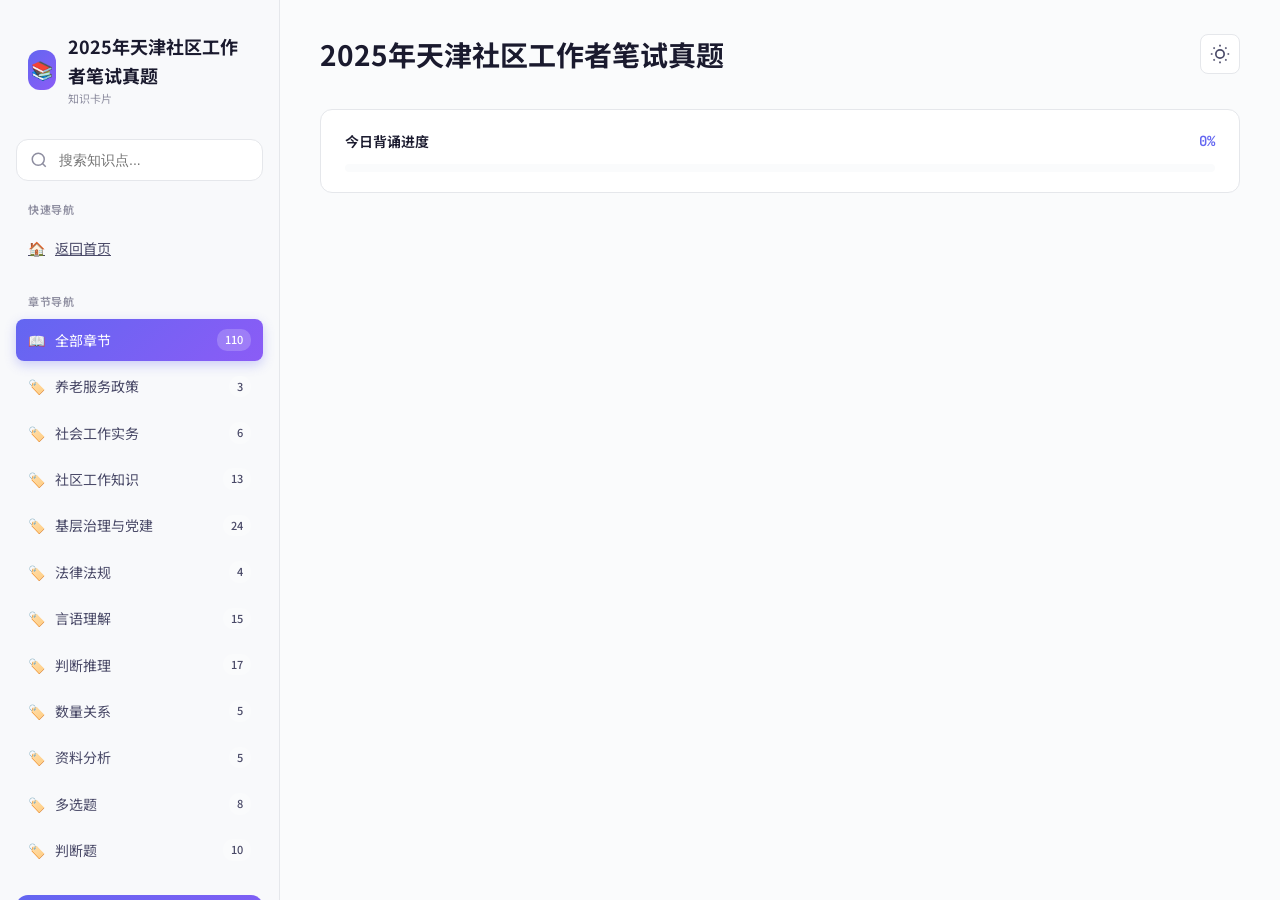
<file: docs/2025年天津社区工作者笔试真题-完整版v2.html>
<!DOCTYPE html>
<html lang="zh-CN">
<head>
    <meta charset="UTF-8">
    <meta name="viewport" content="width=device-width, initial-scale=1.0">
    <title>2025年天津社区工作者笔试真题 - 知识卡片</title>
    <link rel="preconnect" href="https://fonts.googleapis.com">
    <link rel="preconnect" href="https://fonts.gstatic.com" crossorigin>
    <link href="https://fonts.googleapis.com/css2?family=Noto+Sans+SC:wght@300;400;500;700;900&family=JetBrains+Mono:wght@400;500&display=swap" rel="stylesheet">
    <link rel="stylesheet" href="../assets/css/styles.css">
    <style>
        /* 题目解析模板专用样式 */
        .question-card {
            background: var(--card-bg);
            border-radius: 12px;
            padding: 20px;
            margin-bottom: 20px;
            box-shadow: 0 2px 8px rgba(0,0,0,0.08);
            border: 1px solid var(--border-color);
        }

        .question-header {
            display: flex;
            justify-content: space-between;
            align-items: flex-start;
            margin-bottom: 16px;
            gap: 12px;
        }

        .question-number {
            background: linear-gradient(135deg, #667eea 0%, #764ba2 100%);
            color: white;
            padding: 4px 12px;
            border-radius: 20px;
            font-size: 14px;
            font-weight: 600;
            white-space: nowrap;
        }

        .question-tags {
            display: flex;
            gap: 8px;
            flex-wrap: wrap;
        }

        .question-title {
            font-size: 16px;
            font-weight: 600;
            color: var(--text-primary);
            margin-bottom: 16px;
            line-height: 1.6;
        }

        .options-list {
            margin: 12px 0;
            padding-left: 0;
            list-style: none;
        }

        .option-item {
            display: flex;
            align-items: flex-start;
            padding: 10px 14px;
            margin-bottom: 8px;
            background: var(--bg-secondary);
            border-radius: 8px;
            font-size: 14px;
            line-height: 1.5;
            border: 1px solid transparent;
            transition: all 0.2s;
        }

        .option-item:hover {
            border-color: var(--primary-color);
            background: var(--bg-hover);
        }

        .option-item.correct {
            background: linear-gradient(135deg, #11998e 0%, #38ef7d 100%);
            color: white;
            border-color: #11998e;
        }

        .option-label {
            font-weight: 700;
            margin-right: 10px;
            min-width: 24px;
        }

        .option-text {
            flex: 1;
        }

        .answer-section {
            margin-top: 16px;
            padding: 16px;
            background: linear-gradient(135deg, #f5f7fa 0%, #e4e8ec 100%);
            border-radius: 10px;
            border-left: 4px solid #667eea;
        }

        .answer-label {
            font-weight: 700;
            color: #667eea;
            margin-bottom: 8px;
            font-size: 14px;
        }

        .answer-content {
            font-size: 15px;
            color: var(--text-primary);
        }

        .answer-content strong {
            color: #11998e;
        }

        .analysis-section {
            margin-top: 12px;
            padding-top: 12px;
            border-top: 1px dashed var(--border-color);
        }

        .analysis-label {
            font-weight: 600;
            color: #764ba2;
            margin-bottom: 6px;
            font-size: 13px;
        }

        .analysis-content {
            font-size: 14px;
            color: var(--text-secondary);
            line-height: 1.6;
        }

        .key-point {
            color: #e74c3c;
            font-weight: 600;
            background: #fde8e7;
            padding: 2px 6px;
            border-radius: 4px;
        }

        /* 判断题专用样式 */
        .judgment-options {
            display: flex;
            gap: 12px;
            margin: 12px 0;
        }

        .judgment-option {
            flex: 1;
            padding: 12px 20px;
            text-align: center;
            background: var(--bg-secondary);
            border-radius: 8px;
            font-weight: 600;
            border: 2px solid transparent;
            transition: all 0.2s;
        }

        .judgment-option.correct {
            background: linear-gradient(135deg, #11998e 0%, #38ef7d 100%);
            color: white;
            border-color: #11998e;
        }

        /* 多选题专用样式 */
        .multi-select-hint {
            display: inline-block;
            background: linear-gradient(135deg, #f093fb 0%, #f5576c 100%);
            color: white;
            padding: 2px 10px;
            border-radius: 12px;
            font-size: 12px;
            font-weight: 600;
            margin-bottom: 12px;
        }
    </style>
</head>
<body>
    <div class="app-container">
        <aside class="sidebar" id="sidebar">
            <!-- Logo -->
            <div class="logo">
                <div class="logo-icon">📚</div>
                <div>
                    <div class="logo-text">2025年天津社区工作者笔试真题</div>
                    <div class="logo-sub">知识卡片</div>
                </div>
            </div>

            <!-- 搜索框 -->
            <div class="search-container">
                <svg class="search-icon" width="18" height="18" viewBox="0 0 24 24" fill="none" stroke="currentColor" stroke-width="2">
                    <circle cx="11" cy="11" r="8"></circle>
                    <path d="m21 21-4.35-4.35"></path>
                </svg>
                <input type="text" class="search-input" placeholder="搜索知识点..." id="searchInput">
            </div>

            <!-- 快速导航 -->
            <nav class="nav-section">
                <div class="nav-title">快速导航</div>
                <a href="../index.html" class="nav-item">
                    <span>🏠</span>
                    <span>返回首页</span>
                </a>
            </nav>

            <!-- 章节导航 - 根据实际章节修改 -->
            <nav class="nav-section">
                <div class="nav-title">章节导航</div>
                <div class="nav-item active" data-chapter="all"><span>📖</span><span>全部章节</span><span class="nav-item-badge">110</span></div><div class="nav-item" data-chapter="ch1"><span>🏷️</span><span>养老服务政策</span><span class="nav-item-badge">3</span></div><div class="nav-item" data-chapter="ch2"><span>🏷️</span><span>社会工作实务</span><span class="nav-item-badge">6</span></div><div class="nav-item" data-chapter="ch3"><span>🏷️</span><span>社区工作知识</span><span class="nav-item-badge">13</span></div><div class="nav-item" data-chapter="ch4"><span>🏷️</span><span>基层治理与党建</span><span class="nav-item-badge">24</span></div><div class="nav-item" data-chapter="ch5"><span>🏷️</span><span>法律法规</span><span class="nav-item-badge">4</span></div><div class="nav-item" data-chapter="ch6"><span>🏷️</span><span>言语理解</span><span class="nav-item-badge">15</span></div><div class="nav-item" data-chapter="ch7"><span>🏷️</span><span>判断推理</span><span class="nav-item-badge">17</span></div><div class="nav-item" data-chapter="ch8"><span>🏷️</span><span>数量关系</span><span class="nav-item-badge">5</span></div><div class="nav-item" data-chapter="ch9"><span>🏷️</span><span>资料分析</span><span class="nav-item-badge">5</span></div><div class="nav-item" data-chapter="ch10"><span>🏷️</span><span>多选题</span><span class="nav-item-badge">8</span></div><div class="nav-item" data-chapter="ch11"><span>🏷️</span><span>判断题</span><span class="nav-item-badge">10</span></div></nav>

            <!-- 学习进度统计 -->
            <div class="stats-card">
                <div class="stats-title">📊 学习进度</div>
                <div class="stats-grid">
                    <div class="stats-item">
                        <div class="stats-number" id="totalCards">0</div>
                        <div class="stats-label">知识点</div>
                    </div>
                    <div class="stats-item">
                        <div class="stats-number" id="rememberedCards">0</div>
                        <div class="stats-label">已掌握</div>
                    </div>
                </div>
            </div>
        </aside>

        <main class="main-content">
            <!-- 顶部导航栏 -->
            <div class="topbar">
                <h1 class="page-title">2025年天津社区工作者笔试真题</h1>
                <div class="topbar-actions">
                    <button class="icon-btn" id="toggleTheme" title="切换主题">
                        <svg width="20" height="20" viewBox="0 0 24 24" fill="none" stroke="currentColor" stroke-width="2">
                            <circle cx="12" cy="12" r="5"></circle>
                            <path d="M12 1v2M12 21v2M4.22 4.22l1.42 1.42M18.36 18.36l1.42 1.42M1 12h2M21 12h2M4.22 19.78l1.42-1.42M18.36 5.64l1.42-1.42"></path>
                        </svg>
                    </button>
                </div>
            </div>

            <!-- 进度条 -->
            <div class="progress-container">
                <div class="progress-header">
                    <span class="progress-title">今日背诵进度</span>
                    <span class="progress-percent" id="progressPercent">0%</span>
                </div>
                <div class="progress-bar">
                    <div class="progress-fill" id="progressFill"></div>
                </div>
            </div>

            <!-- 第一章 -->
            <section class="chapter-section" data-chapter="ch1"><div class="chapter-header"><div class="chapter-number">1</div><h2 class="chapter-title">养老服务政策</h2><span class="chapter-count">3个考点</span></div><div class="question-card" data-key="ch1_1"><div class="question-header"><span class="question-number">第1题</span><div class="question-tags"><span class="tag tag-single">单选</span> </div></div><div class="question-title">2025年1月7日《中共中央国务院关于深化养老服务改革发展的意见》发布，《意见》指出，加快健全养老服务网络，优化()为基础、()为依托、()为专业支撑、医养相结合的养老服务体系。</div><ul class="options-list"><li class="option-item correct"><span class="option-label">A.</span><span class="option-text">居家 社区 机构</span></li><li class="option-item"><span class="option-label">B.</span><span class="option-text">社区 居家 机构</span></li><li class="option-item"><span class="option-label">C.</span><span class="option-text">社区 机构 居家</span></li><li class="option-item"><span class="option-label">D.</span><span class="option-text">居家 机构 社区</span></li></ul><div class="answer-section"><div class="answer-label">【答案】</div><div class="answer-content"><strong>A</strong></div><div class="analysis-section"><div class="analysis-label">【解析】</div><div class="analysis-content">本题考察养老服务体系建设。根据《关于深化养老服务改革发展的意见》，养老服务网络以居家为基础、社区为依托、机构为专业支撑，医养相结合。</div></div></div></div><div class="question-card" data-key="ch1_2"><div class="question-header"><span class="question-number">第2题</span><div class="question-tags"><span class="tag tag-single">单选</span> </div></div><div class="question-title">《天津市2025年养老服务工作要点》中提到，新建小区配建养老服务设施，建设社区型养老服务综合体30个、示范型老人家食堂30个。</div><ul class="options-list"><li class="option-item"><span class="option-label">A.</span><span class="option-text">居家式</span></li><li class="option-item correct"><span class="option-label">B.</span><span class="option-text">嵌入式</span></li><li class="option-item"><span class="option-label">C.</span><span class="option-text">中国式</span></li><li class="option-item"><span class="option-label">D.</span><span class="option-text">全景式</span></li></ul><div class="answer-section"><div class="answer-label">【答案】</div><div class="answer-content"><strong>B</strong></div><div class="analysis-section"><div class="analysis-label">【解析】</div><div class="analysis-content">本题考察天津市养老服务模式创新。嵌入式养老是一种新型养老模式，将养老服务融入社区。</div></div></div></div><div class="question-card" data-key="ch1_3"><div class="question-header"><span class="question-number">第21题</span><div class="question-tags"><span class="tag tag-single">单选</span> </div></div><div class="question-title">2025年1月7日，《中共中央国务院关于深化养老服务改革发展的意见》发布。《意见》提出，强化以()照护为重点的基本养老服务。</div><ul class="options-list"><li class="option-item correct"><span class="option-label">A.</span><span class="option-text">失能老年人</span></li><li class="option-item"><span class="option-label">B.</span><span class="option-text">高龄老年人</span></li><li class="option-item"><span class="option-label">C.</span><span class="option-text">经济困难的老年人</span></li><li class="option-item"><span class="option-label">D.</span><span class="option-text">独居老年人</span></li></ul><div class="answer-section"><div class="answer-label">【答案】</div><div class="answer-content"><strong>A</strong></div><div class="analysis-section"><div class="analysis-label">【解析】</div><div class="analysis-content">本题考察养老服务重点对象。《意见》提出强化以失能老年人照护为重点的基本养老服务。</div></div></div></div></section><section class="chapter-section" data-chapter="ch2"><div class="chapter-header"><div class="chapter-number">2</div><h2 class="chapter-title">社会工作实务</h2><span class="chapter-count">6个考点</span></div><div class="question-card" data-key="ch2_1"><div class="question-header"><span class="question-number">第3题</span><div class="question-tags"><span class="tag tag-single">单选</span> </div></div><div class="question-title">中央社会工作会议于2024年11月5日至6日在京召开，会议上明确内容被提到'重中之重'的位置，那就是()。</div><ul class="options-list"><li class="option-item"><span class="option-label">A.</span><span class="option-text">增加社会工作者数量</span></li><li class="option-item correct"><span class="option-label">B.</span><span class="option-text">提高社会工作专业化水平</span></li><li class="option-item"><span class="option-label">C.</span><span class="option-text">提高社会工作者待遇</span></li><li class="option-item"><span class="option-label">D.</span><span class="option-text">扩大社会工作范围</span></li></ul><div class="answer-section"><div class="answer-label">【答案】</div><div class="answer-content"><strong>B</strong></div><div class="analysis-section"><div class="analysis-label">【解析】</div><div class="analysis-content">本题考察中央社会工作会议精神，强调提高社会工作专业化水平是重中之重。</div></div></div></div><div class="question-card" data-key="ch2_2"><div class="question-header"><span class="question-number">第11题</span><div class="question-tags"><span class="tag tag-single">单选</span> </div></div><div class="question-title">一段时间以来，居住在某社区的夫妇小张和小李总是因家务吵架，影响了邻居的正常生活。在多方协调下，决定由社会工作者小王为该夫妇提供家庭辅导服务。在辅导的最后一天，小张和小李夫妇为感谢小王的帮助，当场购买一套名牌化妆品要送给小王。对此，小王的正确做法是()。</div><ul class="options-list"><li class="option-item"><span class="option-label">A.</span><span class="option-text">接受小张和小李夫妇的礼物，并表示感谢</span></li><li class="option-item"><span class="option-label">B.</span><span class="option-text">接受小张和小李夫妇的礼物，并上交给居委会</span></li><li class="option-item correct"><span class="option-label">C.</span><span class="option-text">强调自己社会工作者的身份，婉言谢绝</span></li><li class="option-item"><span class="option-label">D.</span><span class="option-text">予以拒绝，并解释自己在工作时间不能接受礼物</span></li></ul><div class="answer-section"><div class="answer-label">【答案】</div><div class="answer-content"><strong>C</strong></div><div class="analysis-section"><div class="analysis-label">【解析】</div><div class="analysis-content">本题考察社会工作伦理。社会工作者应遵守专业伦理，不能接受服务对象的额外馈赠，应婉言谢绝并说明原因。</div></div></div></div><div class="question-card" data-key="ch2_3"><div class="question-header"><span class="question-number">第22题</span><div class="question-tags"><span class="tag tag-single">单选</span> </div></div><div class="question-title">李泽在上小学的时候在父母的严格要求之下，学习成绩优异。可是上了初中，随着青春期的到来，李泽开始叛逆，不听父母的话，对父母爱答不理。同时，社工刘丽在对李泽暗中观察的过程中发现，李泽经常在别人面前抱怨自己的父母。在此案例中，社工刘丽在服务过程中采用了()收集服务对象的资料。</div><ul class="options-list"><li class="option-item"><span class="option-label">A.</span><span class="option-text">问卷调查法</span></li><li class="option-item correct"><span class="option-label">B.</span><span class="option-text">参与观察法</span></li><li class="option-item"><span class="option-label">C.</span><span class="option-text">咨询询问法</span></li><li class="option-item"><span class="option-label">D.</span><span class="option-text">会谈法</span></li></ul><div class="answer-section"><div class="answer-label">【答案】</div><div class="answer-content"><strong>B</strong></div><div class="analysis-section"><div class="analysis-label">【解析】</div><div class="analysis-content">本题考察社会工作收集资料的方法。社工刘丽通过暗中观察李泽的行为表现来收集资料，这属于参与观察法。</div></div></div></div><div class="question-card" data-key="ch2_4"><div class="question-header"><span class="question-number">第23题</span><div class="question-tags"><span class="tag tag-single">单选</span> </div></div><div class="question-title">小刘的父母都是某高中的教师，因为工作的原因，经常会把'职业病'带到家里，非常看重小刘的成绩，对小刘管理十分严格。久而久之，小刘对父母的这种管教方式产生了逆反心理。某次考试结束后，小刘因为发挥不佳导致成绩不理想。小刘拿着成绩单回家，父亲看到后，气不打一处来，骂小刘蠢笨，这么简单的东西都学不会。小刘和父母大吵一架。因忍受不了父母的这种管教，趁父母熟睡后，小刘便离家出走了。小刘父母的这种管教属于()。</div><ul class="options-list"><li class="option-item"><span class="option-label">A.</span><span class="option-text">正功能</span></li><li class="option-item correct"><span class="option-label">B.</span><span class="option-text">负功能</span></li><li class="option-item"><span class="option-label">C.</span><span class="option-text">显功能</span></li><li class="option-item"><span class="option-label">D.</span><span class="option-text">隐功能</span></li></ul><div class="answer-section"><div class="answer-label">【答案】</div><div class="answer-content"><strong>B</strong></div><div class="analysis-section"><div class="analysis-label">【解析】</div><div class="analysis-content">本题考察社会功能分析。父母的管教方式虽然出于好意，但导致了孩子离家出走的负面后果，属于负功能。</div></div></div></div><div class="question-card" data-key="ch2_5"><div class="question-header"><span class="question-number">第30题</span><div class="question-tags"><span class="tag tag-single">单选</span> </div></div><div class="question-title">小杨的父亲退休之后，情绪低落，精神压力很大，整天躺在床上，怨天尤人。小杨非常担心，希望社会工作者能够帮助父亲。在这个案例中，小杨的父亲是()的服务对象。</div><ul class="options-list"><li class="option-item correct"><span class="option-label">A.</span><span class="option-text">潜在</span></li><li class="option-item"><span class="option-label">B.</span><span class="option-text">现有</span></li><li class="option-item"><span class="option-label">C.</span><span class="option-text">外展</span></li><li class="option-item"><span class="option-label">D.</span><span class="option-text">直接</span></li></ul><div class="answer-section"><div class="answer-label">【答案】</div><div class="answer-content"><strong>A</strong></div><div class="analysis-section"><div class="analysis-label">【解析】</div><div class="analysis-content">本题考察服务对象的类型。小杨是主动求助者，其父亲是需要帮助但尚未主动求助的人，属于潜在服务对象。</div></div></div></div><div class="question-card" data-key="ch2_6"><div class="question-header"><span class="question-number">第31题</span><div class="question-tags"><span class="tag tag-single">单选</span> </div></div><div class="question-title">社会工作者接触居民的过程中，要求社会工作者能够了解居民的想法、感受和需求，为居民着想。这属于()技巧。</div><ul class="options-list"><li class="option-item"><span class="option-label">A.</span><span class="option-text">澄清</span></li><li class="option-item correct"><span class="option-label">B.</span><span class="option-text">同理心</span></li><li class="option-item"><span class="option-label">C.</span><span class="option-text">寻找资料</span></li><li class="option-item"><span class="option-label">D.</span><span class="option-text">体谅</span></li></ul><div class="answer-section"><div class="answer-label">【答案】</div><div class="answer-content"><strong>B</strong></div><div class="analysis-section"><div class="analysis-label">【解析】</div><div class="analysis-content">本题考察社会工作会谈技巧。设身处地为居民着想，理解居民的感受和需求，属于同理心技巧。</div></div></div></div></section><section class="chapter-section" data-chapter="ch3"><div class="chapter-header"><div class="chapter-number">3</div><h2 class="chapter-title">社区工作知识</h2><span class="chapter-count">13个考点</span></div><div class="question-card" data-key="ch3_1"><div class="question-header"><span class="question-number">第7题</span><div class="question-tags"><span class="tag tag-single">单选</span> </div></div><div class="question-title">社区一词源于拉丁语，意思是共同的东西和亲密伙伴的关系。首次将社区一词用于社会学研究的是德国社会学家()。</div><ul class="options-list"><li class="option-item correct"><span class="option-label">A.</span><span class="option-text">滕尼斯</span></li><li class="option-item"><span class="option-label">B.</span><span class="option-text">帕克</span></li><li class="option-item"><span class="option-label">C.</span><span class="option-text">费孝通</span></li><li class="option-item"><span class="option-label">D.</span><span class="option-text">马克斯</span></li></ul><div class="answer-section"><div class="answer-label">【答案】</div><div class="answer-content"><strong>A</strong></div><div class="analysis-section"><div class="analysis-label">【解析】</div><div class="analysis-content">本题考察社区概念的来源。德国社会学家滕尼斯在1887年首次将'社区'一词用于社会学研究。</div></div></div></div><div class="question-card" data-key="ch3_2"><div class="question-header"><span class="question-number">第8题</span><div class="question-tags"><span class="tag tag-single">单选</span> </div></div><div class="question-title">社区工作者小欣在工作中勤勤恳恳，善于理解倾听，与居民的关系良好，对居民的需求有独特见解，在一次工作会议上，小欣提出了自己在工作中总结的方法和建议，对上级政府制定相关政策起到了重要作用，在这里小欣的角色是()。</div><ul class="options-list"><li class="option-item"><span class="option-label">A.</span><span class="option-text">关系协调者</span></li><li class="option-item correct"><span class="option-label">B.</span><span class="option-text">政策倡导者</span></li><li class="option-item"><span class="option-label">C.</span><span class="option-text">行政管理者</span></li><li class="option-item"><span class="option-label">D.</span><span class="option-text">资源筹措者</span></li></ul><div class="answer-section"><div class="answer-label">【答案】</div><div class="answer-content"><strong>B</strong></div><div class="analysis-section"><div class="analysis-label">【解析】</div><div class="analysis-content">本题考察社区工作者角色。小欣提出方法建议对政策制定起到重要作用，属于政策倡导者角色。</div></div></div></div><div class="question-card" data-key="ch3_3"><div class="question-header"><span class="question-number">第9题</span><div class="question-tags"><span class="tag tag-single">单选</span> </div></div><div class="question-title">某社区策划了'社区老年人活动角'，项目内容包括广场舞、书法练习、象棋比赛等。该项目体现了社区的()功能。</div><ul class="options-list"><li class="option-item"><span class="option-label">A.</span><span class="option-text">管理</span></li><li class="option-item"><span class="option-label">B.</span><span class="option-text">宣传教育</span></li><li class="option-item correct"><span class="option-label">C.</span><span class="option-text">休闲娱乐</span></li><li class="option-item"><span class="option-label">D.</span><span class="option-text">心理凝聚</span></li></ul><div class="answer-section"><div class="answer-label">【答案】</div><div class="answer-content"><strong>C</strong></div><div class="analysis-section"><div class="analysis-label">【解析】</div><div class="analysis-content">本题考察社区功能。老年人活动角主要满足居民休闲娱乐需求，体现了社区的休闲娱乐功能。</div></div></div></div><div class="question-card" data-key="ch3_4"><div class="question-header"><span class="question-number">第10题</span><div class="question-tags"><span class="tag tag-single">单选</span> </div></div><div class="question-title">某社区根据居民文化素质高、电脑和网络普及率高的特点，使用网络手段推进社区建设，建立了社区网站，开展网上便民服务。该社区遵循了社区管理的()。</div><ul class="options-list"><li class="option-item"><span class="option-label">A.</span><span class="option-text">民主自治原则</span></li><li class="option-item correct"><span class="option-label">B.</span><span class="option-text">因地制宜原则</span></li><li class="option-item"><span class="option-label">C.</span><span class="option-text">前瞻性原则</span></li><li class="option-item"><span class="option-label">D.</span><span class="option-text">系统管理原则</span></li></ul><div class="answer-section"><div class="answer-label">【答案】</div><div class="answer-content"><strong>B</strong></div><div class="analysis-section"><div class="analysis-label">【解析】</div><div class="analysis-content">本题考察社区管理原则。根据社区实际情况和居民特点采取相应措施，体现了因地制宜原则。</div></div></div></div><div class="question-card" data-key="ch3_5"><div class="question-header"><span class="question-number">第12题</span><div class="question-tags"><span class="tag tag-single">单选</span> </div></div><div class="question-title">某小区有居民反映大妈们占用小区篮球场地跳广场舞，影响场地正常使用。社区居委会拟将跳广场舞的地点限制在小区相对偏旁的一块空地，还对使用时间进行了具体的规定。社区居委会将此规定公示，征求居民意见，以便形成最终决议，让社区居民执行。这属于社区参与层次和形式中的()。</div><ul class="options-list"><li class="option-item"><span class="option-label">A.</span><span class="option-text">告知</span></li><li class="option-item correct"><span class="option-label">B.</span><span class="option-text">咨询</span></li><li class="option-item"><span class="option-label">C.</span><span class="option-text">协商</span></li><li class="option-item"><span class="option-label">D.</span><span class="option-text">决策</span></li></ul><div class="answer-section"><div class="answer-label">【答案】</div><div class="answer-content"><strong>B</strong></div><div class="analysis-section"><div class="analysis-label">【解析】</div><div class="analysis-content">本题考察社区参与层次。公示并征求意见属于咨询层次的参与形式。</div></div></div></div><div class="question-card" data-key="ch3_6"><div class="question-header"><span class="question-number">第13题</span><div class="question-tags"><span class="tag tag-single">单选</span> </div></div><div class="question-title">居民小王向社会工作者反映其邻居在楼梯等公共场所大量堆放私人物品，社会工作者向附近居民询问该行为的持续时间以及对居民的影响，这种做法属于()。</div><ul class="options-list"><li class="option-item"><span class="option-label">A.</span><span class="option-text">描述社区存在问题</span></li><li class="option-item correct"><span class="option-label">B.</span><span class="option-text">明确社区问题范围</span></li><li class="option-item"><span class="option-label">C.</span><span class="option-text">寻找社区问题起源</span></li><li class="option-item"><span class="option-label">D.</span><span class="option-text">质疑社区问题真实性</span></li></ul><div class="answer-section"><div class="answer-label">【答案】</div><div class="answer-content"><strong>B</strong></div><div class="analysis-section"><div class="analysis-label">【解析】</div><div class="analysis-content">本题考察社区问题分析。通过询问了解问题的影响范围，属于明确社区问题范围。</div></div></div></div><div class="question-card" data-key="ch3_7"><div class="question-header"><span class="question-number">第14题</span><div class="question-tags"><span class="tag tag-single">单选</span> </div></div><div class="question-title">多年来，新华社区积极链接政府、社区共建单位以及社会组织的资源，使得外部资源与社区力量形成合力，共同促进社区的发展。这体现了社区建设()的特征。</div><ul class="options-list"><li class="option-item correct"><span class="option-label">A.</span><span class="option-text">整合性</span></li><li class="option-item"><span class="option-label">B.</span><span class="option-text">综合性</span></li><li class="option-item"><span class="option-label">C.</span><span class="option-text">服务性</span></li><li class="option-item"><span class="option-label">D.</span><span class="option-text">多样性</span></li></ul><div class="answer-section"><div class="answer-label">【答案】</div><div class="answer-content"><strong>A</strong></div><div class="analysis-section"><div class="analysis-label">【解析】</div><div class="analysis-content">本题考察社区建设特征。整合各方资源形成合力，体现了社区建设的整合性特征。</div></div></div></div><div class="question-card" data-key="ch3_8"><div class="question-header"><span class="question-number">第15题</span><div class="question-tags"><span class="tag tag-single">单选</span> </div></div><div class="question-title">根据中共中央办公厅、国务院办公厅《关于加强和改进城市社区居民委员会建设工作的意见》，新建住宅区居民入住率达到()的，应及时成立社区居民委员会。</div><ul class="options-list"><li class="option-item"><span class="option-label">A.</span><span class="option-text">30%</span></li><li class="option-item"><span class="option-label">B.</span><span class="option-text">40%</span></li><li class="option-item correct"><span class="option-label">C.</span><span class="option-text">50%</span></li><li class="option-item"><span class="option-label">D.</span><span class="option-text">70%</span></li></ul><div class="answer-section"><div class="answer-label">【答案】</div><div class="answer-content"><strong>C</strong></div><div class="analysis-section"><div class="analysis-label">【解析】</div><div class="analysis-content">本题考察居民委员会成立条件。新建住宅区入住率达到50%时应成立居委会。</div></div></div></div><div class="question-card" data-key="ch3_9"><div class="question-header"><span class="question-number">第25题</span><div class="question-tags"><span class="tag tag-single">单选</span> </div></div><div class="question-title">清楚界定服务对象是社区工作计划的重要内容之一，通常服务对象的界定条件分自然条件和社会条件。下列内容中，属于服务对象的自然条件的是()。</div><ul class="options-list"><li class="option-item"><span class="option-label">A.</span><span class="option-text">爱好</span></li><li class="option-item"><span class="option-label">B.</span><span class="option-text">教育程度</span></li><li class="option-item"><span class="option-label">C.</span><span class="option-text">职业</span></li><li class="option-item correct"><span class="option-label">D.</span><span class="option-text">年龄</span></li></ul><div class="answer-section"><div class="answer-label">【答案】</div><div class="answer-content"><strong>D</strong></div><div class="analysis-section"><div class="analysis-label">【解析】</div><div class="analysis-content">本题考察服务对象界定条件。自然条件包括年龄、性别等，社会条件包括职业、教育程度、收入等。</div></div></div></div><div class="question-card" data-key="ch3_10"><div class="question-header"><span class="question-number">第26题</span><div class="question-tags"><span class="tag tag-single">单选</span> </div></div><div class="question-title">社区居委会在使用社区公益金时，必须遵循专款专用、公开透明、统筹安排项目式管理，社区公益金不得用于()的支出。</div><ul class="options-list"><li class="option-item"><span class="option-label">A.</span><span class="option-text">社区基础设施维护</span></li><li class="option-item"><span class="option-label">B.</span><span class="option-text">社区绿化</span></li><li class="option-item correct"><span class="option-label">C.</span><span class="option-text">办公经费</span></li><li class="option-item"><span class="option-label">D.</span><span class="option-text">资助贫困家庭</span></li></ul><div class="answer-section"><div class="answer-label">【答案】</div><div class="answer-content"><strong>C</strong></div><div class="analysis-section"><div class="analysis-label">【解析】</div><div class="analysis-content">本题考察社区公益金使用规定。社区公益金不得用于办公经费支出。</div></div></div></div><div class="question-card" data-key="ch3_11"><div class="question-header"><span class="question-number">第27题</span><div class="question-tags"><span class="tag tag-single">单选</span> </div></div><div class="question-title">下列不适用居民委员会选举基本原则的是()。</div><ul class="options-list"><li class="option-item"><span class="option-label">A.</span><span class="option-text">无记名投票原则</span></li><li class="option-item correct"><span class="option-label">B.</span><span class="option-text">现场投票原则</span></li><li class="option-item"><span class="option-label">C.</span><span class="option-text">直接选举原则</span></li><li class="option-item"><span class="option-label">D.</span><span class="option-text">平等性原则</span></li></ul><div class="answer-section"><div class="answer-label">【答案】</div><div class="answer-content"><strong>B</strong></div><div class="analysis-section"><div class="analysis-label">【解析】</div><div class="analysis-content">本题考察居民委员会选举原则。居民委员会选举可以采取委托投票等方式，不一定要求现场投票。</div></div></div></div><div class="question-card" data-key="ch3_12"><div class="question-header"><span class="question-number">第28题</span><div class="question-tags"><span class="tag tag-single">单选</span> </div></div><div class="question-title">()指导本辖区内业主委员会选举换届。</div><ul class="options-list"><li class="option-item correct"><span class="option-label">A.</span><span class="option-text">街道办事处、乡镇人民政府</span></li><li class="option-item"><span class="option-label">B.</span><span class="option-text">社区居民委员会</span></li><li class="option-item"><span class="option-label">C.</span><span class="option-text">不设区的市、市辖区的人民政府</span></li><li class="option-item"><span class="option-label">D.</span><span class="option-text">房地产行政主管部门</span></li></ul><div class="answer-section"><div class="answer-label">【答案】</div><div class="answer-content"><strong>A</strong></div><div class="analysis-section"><div class="analysis-label">【解析】</div><div class="analysis-content">本题考察业主委员会指导主体。街道办事处和乡镇人民政府指导本辖区内业主委员会选举换届。</div></div></div></div><div class="question-card" data-key="ch3_13"><div class="question-header"><span class="question-number">第29题</span><div class="question-tags"><span class="tag tag-single">单选</span> </div></div><div class="question-title">社区工作开始于对'需要'的把握。在马斯洛的需要层次理论中，位于需要的最高层次的是()。</div><ul class="options-list"><li class="option-item"><span class="option-label">A.</span><span class="option-text">尊重的需要</span></li><li class="option-item correct"><span class="option-label">B.</span><span class="option-text">自我实现的需要</span></li></ul><div class="answer-section"><div class="answer-label">【答案】</div><div class="answer-content"><strong>B</strong></div><div class="analysis-section"><div class="analysis-label">【解析】</div><div class="analysis-content">本题考察马斯洛需要层次理论。自我实现需要是最高层次的需要。</div></div></div></div></section><section class="chapter-section" data-chapter="ch4"><div class="chapter-header"><div class="chapter-number">4</div><h2 class="chapter-title">基层治理与党建</h2><span class="chapter-count">24个考点</span></div><div class="question-card" data-key="ch4_1"><div class="question-header"><span class="question-number">第4题</span><div class="question-tags"><span class="tag tag-single">单选</span> </div></div><div class="question-title">2024年9月29日，天津市()就业驿站，是由市区两级人社部门统筹规划指导，依托基层党群服务中心建设的天津市首家示范性街道()就业驿站，标志着天津市基层公共就业服务体系建设之路又迈出重要一步。</div><ul class="options-list"><li class="option-item"><span class="option-label">A.</span><span class="option-text">和平区小白楼街道</span></li><li class="option-item correct"><span class="option-label">B.</span><span class="option-text">河西区友谊路街道</span></li><li class="option-item"><span class="option-label">C.</span><span class="option-text">南开区万兴街道</span></li><li class="option-item"><span class="option-label">D.</span><span class="option-text">河北区光复道街道</span></li></ul><div class="answer-section"><div class="answer-label">【答案】</div><div class="answer-content"><strong>B</strong></div><div class="analysis-section"><div class="analysis-label">【解析】</div><div class="analysis-content">本题考察天津市基层就业服务创新。河西区友谊路街道建设了首家示范性街道就业驿站。</div></div></div></div><div class="question-card" data-key="ch4_2"><div class="question-header"><span class="question-number">第5题</span><div class="question-tags"><span class="tag tag-single">单选</span> </div></div><div class="question-title">党的二十届三中全会通过的《中共中央关于进一步全面深化改革、推进中国式现代化的决定》，对健全社会治理体系作出专门部署。这是从完善()的社会治理制度、推进国家安全体系和国家治理能力现代化的战略高度提出的一项重大任务。</div><ul class="options-list"><li class="option-item"><span class="option-label">A.</span><span class="option-text">共建共创共享</span></li><li class="option-item"><span class="option-label">B.</span><span class="option-text">共建共治共育</span></li><li class="option-item correct"><span class="option-label">C.</span><span class="option-text">共建共治共享</span></li><li class="option-item"><span class="option-label">D.</span><span class="option-text">共育共享共治</span></li></ul><div class="answer-section"><div class="answer-label">【答案】</div><div class="answer-content"><strong>C</strong></div><div class="analysis-section"><div class="analysis-label">【解析】</div><div class="analysis-content">本题考察社会治理体系。党的二十届三中全会提出完善共建共治共享的社会治理制度。</div></div></div></div><div class="question-card" data-key="ch4_3"><div class="question-header"><span class="question-number">第6题</span><div class="question-tags"><span class="tag tag-single">单选</span> </div></div><div class="question-title">2024年8月7日，在甘肃省兰州市考察的习近平总书记来到安宁区吉林西社区，了解当地优化社区便民惠民服务、加强社会治安综合治理等情况。在同社区工作者和社区居民亲切交流时，总书记谈到城市治理，要求'一定要夯实社区这个基础'。习近平总书记指出，社区工作根本是为了社区居民的幸福生活。他用'一个关键、两个重点'点明社区工作核心要义：关键是要()，特别是要抓好'()'这两个重点。</div><ul class="options-list"><li class="option-item"><span class="option-label">A.</span><span class="option-text">搞活服务；新经济组织和新社会组织</span></li><li class="option-item correct"><span class="option-label">B.</span><span class="option-text">党建引领；一老一小</span></li><li class="option-item"><span class="option-label">C.</span><span class="option-text">社区建设；新经济组织和新社会组织</span></li><li class="option-item"><span class="option-label">D.</span><span class="option-text">搞活服务；三老三小</span></li></ul><div class="answer-section"><div class="answer-label">【答案】</div><div class="answer-content"><strong>B</strong></div><div class="analysis-section"><div class="analysis-label">【解析】</div><div class="analysis-content">本题考察习近平总书记关于社区工作的重要论述。社区工作关键是要党建引领，重点是抓好一老一小两个重点。</div></div></div></div><div class="question-card" data-key="ch4_4"><div class="question-header"><span class="question-number">第16题</span><div class="question-tags"><span class="tag tag-single">单选</span> </div></div><div class="question-title">《中共中央国务院关于加强基层治理体系和治理能力现代化建设的意见》指出，要以习近平新时代中国特色社会主义思想为指导，坚持和加强党的全面领导，坚持以人民为中心，以()为出发点和落脚点。</div><ul class="options-list"><li class="option-item correct"><span class="option-label">A.</span><span class="option-text">增进人民福祉</span></li><li class="option-item"><span class="option-label">B.</span><span class="option-text">加强基层党组织建设</span></li><li class="option-item"><span class="option-label">C.</span><span class="option-text">加强基层政权建设</span></li><li class="option-item"><span class="option-label">D.</span><span class="option-text">推动政府治理</span></li></ul><div class="answer-section"><div class="answer-label">【答案】</div><div class="answer-content"><strong>A</strong></div><div class="analysis-section"><div class="analysis-label">【解析】</div><div class="analysis-content">本题考察基层治理的出发点和落脚点。以增进人民福祉为出发点和落脚点。</div></div></div></div><div class="question-card" data-key="ch4_5"><div class="question-header"><span class="question-number">第17题</span><div class="question-tags"><span class="tag tag-single">单选</span> </div></div><div class="question-title">《中共中央国务院关于加强基层治理体系和治理能力现代化建设的意见》指出，主要目标是力争用()年左右时间，建立起党组织统一领导、政府依法履责、各类组织积极协同、群众广泛参与，自治、法治、德治相结合的基层治理体系，健全常态化管理和应急管理动态衔接的基层治理机制。</div><ul class="options-list"><li class="option-item correct"><span class="option-label">A.</span><span class="option-text">10</span></li><li class="option-item"><span class="option-label">B.</span><span class="option-text">5</span></li><li class="option-item"><span class="option-label">C.</span><span class="option-text">8</span></li><li class="option-item"><span class="option-label">D.</span><span class="option-text">3</span></li></ul><div class="answer-section"><div class="answer-label">【答案】</div><div class="answer-content"><strong>A</strong></div><div class="analysis-section"><div class="analysis-label">【解析】</div><div class="analysis-content">本题考察基层治理体系建设目标。力争用10年左右时间建成基层治理体系。</div></div></div></div><div class="question-card" data-key="ch4_6"><div class="question-header"><span class="question-number">第18题</span><div class="question-tags"><span class="tag tag-single">单选</span> </div></div><div class="question-title">《中共中央办公厅国务院办公厅关于加强社区工作者队伍建设的意见》提出，各地配备社区工作者的标准是每万城镇常住人口拥有社区工作者()，市地级或县级层面实行总量控制，定期动态调整。</div><ul class="options-list"><li class="option-item"><span class="option-label">A.</span><span class="option-text">15人</span></li><li class="option-item correct"><span class="option-label">B.</span><span class="option-text">18人</span></li><li class="option-item"><span class="option-label">C.</span><span class="option-text">20人</span></li><li class="option-item"><span class="option-label">D.</span><span class="option-text">22人</span></li></ul><div class="answer-section"><div class="answer-label">【答案】</div><div class="answer-content"><strong>B</strong></div><div class="analysis-section"><div class="analysis-label">【解析】</div><div class="analysis-content">本题考察社区工作者配备标准。每万城镇常住人口拥有社区工作者18人。</div></div></div></div><div class="question-card" data-key="ch4_7"><div class="question-header"><span class="question-number">第19题</span><div class="question-tags"><span class="tag tag-single">单选</span> </div></div><div class="question-title">《中共中央办公厅国务院办公厅关于加强社区工作者队伍建设的意见》提出，在吸收人员进入社区工作者队伍时，首要标准是()。</div><ul class="options-list"><li class="option-item correct"><span class="option-label">A.</span><span class="option-text">工作经验</span></li><li class="option-item"><span class="option-label">B.</span><span class="option-text">政治素质</span></li><li class="option-item"><span class="option-label">C.</span><span class="option-text">专业技能</span></li><li class="option-item"><span class="option-label">D.</span><span class="option-text">年龄条件</span></li></ul><div class="answer-section"><div class="answer-label">【答案】</div><div class="answer-content"><strong>A</strong></div><div class="analysis-section"><div class="analysis-label">【解析】</div><div class="analysis-content">本题考察社区工作者录用首要标准。政治素质是首要标准。</div></div></div></div><div class="question-card" data-key="ch4_8"><div class="question-header"><span class="question-number">第20题</span><div class="question-tags"><span class="tag tag-single">单选</span> </div></div><div class="question-title">对于街道办（乡镇政府）依法履行的社区工作事项清单和协助政府的社区工作事项清单之外的其它事项，街道办（乡镇政府）可通过向基层群众性自治组织等()方式提供。</div><ul class="options-list"><li class="option-item correct"><span class="option-label">A.</span><span class="option-text">购买服务</span></li><li class="option-item"><span class="option-label">B.</span><span class="option-text">规范指导</span></li><li class="option-item"><span class="option-label">C.</span><span class="option-text">行政命令</span></li><li class="option-item"><span class="option-label">D.</span><span class="option-text">征集意见</span></li></ul><div class="answer-section"><div class="answer-label">【答案】</div><div class="answer-content"><strong>A</strong></div><div class="analysis-section"><div class="analysis-label">【解析】</div><div class="analysis-content">本题考察社区工作事项提供方式。可通过购买服务方式提供清单以外的事项。</div></div></div></div><div class="question-card" data-key="ch4_9"><div class="question-header"><span class="question-number">第24题</span><div class="question-tags"><span class="tag tag-single">单选</span> </div></div><div class="question-title">党的二十大报告中对社会建设的论述中提出优化人口发展战略，建立()，降低生育、养育、教育成本。</div><ul class="options-list"><li class="option-item correct"><span class="option-label">A.</span><span class="option-text">生育支持政策体系</span></li><li class="option-item"><span class="option-label">B.</span><span class="option-text">社会服务政策体系</span></li><li class="option-item"><span class="option-label">C.</span><span class="option-text">人口保障政策体系</span></li><li class="option-item"><span class="option-label">D.</span><span class="option-text">托育支持政策体系</span></li></ul><div class="answer-section"><div class="answer-label">【答案】</div><div class="answer-content"><strong>A</strong></div><div class="analysis-section"><div class="analysis-label">【解析】</div><div class="analysis-content">本题考察人口发展战略。建立生育支持政策体系，降低生育养育教育成本。</div></div></div></div><div class="question-card" data-key="ch4_10"><div class="question-header"><span class="question-number">第32题</span><div class="question-tags"><span class="tag tag-single">单选</span> </div></div><div class="question-title">2016年，()首次提出'15分钟社区生活圈'理念。推进'15分钟社区生活圈'建设，既能解决人民最为关心的'老小旧远'等'急难愁盼'问题。</div><ul class="options-list"><li class="option-item correct"><span class="option-label">A.</span><span class="option-text">上海</span></li><li class="option-item"><span class="option-label">B.</span><span class="option-text">北京</span></li><li class="option-item"><span class="option-label">C.</span><span class="option-text">深圳</span></li><li class="option-item"><span class="option-label">D.</span><span class="option-text">杭州</span></li></ul><div class="answer-section"><div class="answer-label">【答案】</div><div class="answer-content"><strong>A</strong></div><div class="analysis-section"><div class="analysis-label">【解析】</div><div class="analysis-content">本题考察15分钟社区生活圈理念来源。上海首次提出15分钟社区生活圈理念。</div></div></div></div><div class="question-card" data-key="ch4_11"><div class="question-header"><span class="question-number">第33题</span><div class="question-tags"><span class="tag tag-single">单选</span> </div></div><div class="question-title">习近平总书记在上海考察时的讲话中指出，要全面践行()，充分发挥党的领导和社会主义制度的显著优势，充分调动人民群众积极性主动性创造性。</div><ul class="options-list"><li class="option-item"><span class="option-label">A.</span><span class="option-text">民生服务理念</span></li><li class="option-item correct"><span class="option-label">B.</span><span class="option-text">人民城市理念</span></li><li class="option-item"><span class="option-label">C.</span><span class="option-text">基层治理理念</span></li><li class="option-item"><span class="option-label">D.</span><span class="option-text">基层居民自治理念</span></li></ul><div class="answer-section"><div class="answer-label">【答案】</div><div class="answer-content"><strong>B</strong></div><div class="analysis-section"><div class="analysis-label">【解析】</div><div class="analysis-content">本题考察习近平总书记讲话精神。要全面践行人民城市理念。</div></div></div></div><div class="question-card" data-key="ch4_12"><div class="question-header"><span class="question-number">第34题</span><div class="question-tags"><span class="tag tag-single">单选</span> </div></div><div class="question-title">习近平总书记在参加十四届全国人大一次会议江苏代表团审议时的讲话中指出()是推动高质量发展的最终目的。</div><ul class="options-list"><li class="option-item"><span class="option-label">A.</span><span class="option-text">乡村振兴</span></li><li class="option-item"><span class="option-label">B.</span><span class="option-text">完善基层治理体系</span></li><li class="option-item correct"><span class="option-label">C.</span><span class="option-text">人民幸福安康</span></li><li class="option-item"><span class="option-label">D.</span><span class="option-text">改善民生</span></li></ul><div class="answer-section"><div class="answer-label">【答案】</div><div class="answer-content"><strong>C</strong></div><div class="analysis-section"><div class="analysis-label">【解析】</div><div class="analysis-content">本题考察高质量发展最终目的。人民幸福安康是推动高质量发展的最终目的。</div></div></div></div><div class="question-card" data-key="ch4_13"><div class="question-header"><span class="question-number">第35题</span><div class="question-tags"><span class="tag tag-single">单选</span> </div></div><div class="question-title">习近平总书记指出，'鞋子合不合脚，自己穿了才知道'。下列选项所蕴含的哲理与其最相近的是()。</div><ul class="options-list"><li class="option-item"><span class="option-label">A.</span><span class="option-text">万物有度，过犹不及</span></li><li class="option-item"><span class="option-label">B.</span><span class="option-text">兵来将挡，水来土掩</span></li><li class="option-item"><span class="option-label">C.</span><span class="option-text">兴亡由人事，山川空地形</span></li><li class="option-item correct"><span class="option-label">D.</span><span class="option-text">寄言持重者，微物莫全轻</span></li></ul><div class="answer-section"><div class="answer-label">【答案】</div><div class="answer-content"><strong>D</strong></div><div class="analysis-section"><div class="analysis-label">【解析】</div><div class="analysis-content">本题考察哲学观点。强调实践是检验真理的唯一标准，与D选项寓意相近。</div></div></div></div><div class="question-card" data-key="ch4_14"><div class="question-header"><span class="question-number">第36题</span><div class="question-tags"><span class="tag tag-single">单选</span> </div></div><div class="question-title">在'一国两制'方针下，香港、澳门保持长期繁荣稳定的关键是()。</div><ul class="options-list"><li class="option-item"><span class="option-label">A.</span><span class="option-text">坚决贯彻'港人治港'、'澳人治澳'</span></li><li class="option-item"><span class="option-label">B.</span><span class="option-text">全面保障居民的各项民主权利</span></li><li class="option-item correct"><span class="option-label">C.</span><span class="option-text">坚持一个中国原则不动摇</span></li><li class="option-item"><span class="option-label">D.</span><span class="option-text">保持高度的自治权与独立性</span></li></ul><div class="answer-section"><div class="answer-label">【答案】</div><div class="answer-content"><strong>C</strong></div><div class="analysis-section"><div class="analysis-label">【解析】</div><div class="analysis-content">本题考察一国两制关键。坚持一个中国原则是香港、澳门保持长期繁荣稳定的关键。</div></div></div></div><div class="question-card" data-key="ch4_15"><div class="question-header"><span class="question-number">第38题</span><div class="question-tags"><span class="tag tag-single">单选</span> </div></div><div class="question-title">1956年，党的八大提出尽快把我国从落后的农业国变为先进的工业国；1987年，党的十三大提出把我国建设成为富强、民主、文明的社会主义现代化国家；2017年，党的十九大提出把我国建设成为富强民主文明和谐美丽的社会主义现代化强国；2022年，党的二十大提出以中国式现代化全面推进中华民族伟大复兴。从这一探索历程可见()。</div><ul class="options-list"><li class="option-item"><span class="option-label">A.</span><span class="option-text">中国式现代化所取得的成就是西方国家难以企及的</span></li><li class="option-item"><span class="option-label">B.</span><span class="option-text">实现现代化是中国共产党不懈奋斗的最高理想</span></li><li class="option-item"><span class="option-label">C.</span><span class="option-text">中国式现代化是发展中国特色社会主义的必由之路</span></li><li class="option-item correct"><span class="option-label">D.</span><span class="option-text">中国式现代化的提出是基于历史逻辑和实践逻辑</span></li></ul><div class="answer-section"><div class="answer-label">【答案】</div><div class="answer-content"><strong>D</strong></div><div class="analysis-section"><div class="analysis-label">【解析】</div><div class="analysis-content">本题考察中国式现代化探索历程。中国式现代化的提出是基于历史逻辑和实践逻辑。</div></div></div></div><div class="question-card" data-key="ch4_16"><div class="question-header"><span class="question-number">第39题</span><div class="question-tags"><span class="tag tag-single">单选</span> </div></div><div class="question-title">'楼道内下不了脚、天台上野猫乱跑，小区里车辆乱停。'原本存在多种治理顽疾的老旧小区，变成了自管自治的美丽新家园，得益于自管会主动发现问题，得益于过去几年居民们的共同努力。该社区的做法()。</div><ul class="options-list"><li class="option-item"><span class="option-label">A.</span><span class="option-text">实现了自治法治德治的结合，保证居民直接行使民主权利</span></li><li class="option-item correct"><span class="option-label">B.</span><span class="option-text">拓展了基层民主自治的实践形式，提高了基层治理效能</span></li><li class="option-item"><span class="option-label">C.</span><span class="option-text">调动了多元主体参与共治，完善了基层行政管理体制</span></li><li class="option-item"><span class="option-label">D.</span><span class="option-text">推动了居民有序参与民主决策，有利于激发基层治理活力</span></li></ul><div class="answer-section"><div class="answer-label">【答案】</div><div class="answer-content"><strong>B</strong></div><div class="analysis-section"><div class="analysis-label">【解析】</div><div class="analysis-content">本题考察社区治理创新。该做法拓展了基层民主自治的实践形式，提高了基层治理效能。</div></div></div></div><div class="question-card" data-key="ch4_17"><div class="question-header"><span class="question-number">第40题</span><div class="question-tags"><span class="tag tag-single">单选</span> </div></div><div class="question-title">写讲话稿时一定要认真考虑讲话的场合和对象，在此基础上确定讲话的主题和语言，体现了讲话类文书特点的()。</div><ul class="options-list"><li class="option-item"><span class="option-label">A.</span><span class="option-text">逻辑性</span></li><li class="option-item"><span class="option-label">B.</span><span class="option-text">归纳性</span></li><li class="option-item correct"><span class="option-label">C.</span><span class="option-text">针对性</span></li><li class="option-item"><span class="option-label">D.</span><span class="option-text">广泛性</span></li></ul><div class="answer-section"><div class="answer-label">【答案】</div><div class="answer-content"><strong>C</strong></div><div class="analysis-section"><div class="analysis-label">【解析】</div><div class="analysis-content">本题考察讲话稿特点。考虑场合和对象确定主题和语言，体现了针对性特点。</div></div></div></div><div class="question-card" data-key="ch4_18"><div class="question-header"><span class="question-number">第41题</span><div class="question-tags"><span class="tag tag-single">单选</span> </div></div><div class="question-title">某地探索推行基层'社会治理合伙人'机制。在该机制中，以党组织为'合伙人'的'攻关骨'，居委会为'组织者'，全体业主为'当家人'，物业公司为'大管家'，上级职能部门为'支援团'，其他社会单位为'共建者'。机制推行后，'麻烦'越来越少，效率越来越高。据此，这一机制的成功可推断出的合理结论是()。</div><ul class="options-list"><li class="option-item"><span class="option-label">A.</span><span class="option-text">社区居委会有效沟通了上下层级的联系，充分发挥领头作用</span></li><li class="option-item correct"><span class="option-label">B.</span><span class="option-text">社区党组织有效统筹与整合了多方资源，能凝聚起治理合力</span></li><li class="option-item"><span class="option-label">C.</span><span class="option-text">各主体之间通过民主协商，消除了群体间的利益差异</span></li><li class="option-item"><span class="option-label">D.</span><span class="option-text">各主体治理热情充分调动，能共同履行社会管理职能</span></li></ul><div class="answer-section"><div class="answer-label">【答案】</div><div class="answer-content"><strong>B</strong></div><div class="analysis-section"><div class="analysis-label">【解析】</div><div class="analysis-content">本题考察社会治理合伙人机制。社区党组织有效统筹与整合了多方资源，凝聚起治理合力。</div></div></div></div><div class="question-card" data-key="ch4_19"><div class="question-header"><span class="question-number">第42题</span><div class="question-tags"><span class="tag tag-single">单选</span> </div></div><div class="question-title">为了更好融入基层社会治理大格局，推动法治力量与基层组织的双向互动，某法院联合社区创新打造'融和法庭'，实现法治资源下沉共享，打造了集网上立案、在线开庭、远程接访、救助决策等多种功能于一体的立体化服务平台，通过庭审画面融合、网络融合、数据融合，打破了传统庭审模式的时空限制，让在外地不便参与庭审的被告人顺利参加庭审。可见，'融和法庭'诉讼服务模式可以()。</div><ul class="options-list"><li class="option-item"><span class="option-label">A.</span><span class="option-text">保证司法公正，维护社会公平正义</span></li><li class="option-item correct"><span class="option-label">B.</span><span class="option-text">整合司法力量助力多元化解纠纷</span></li><li class="option-item"><span class="option-label">C.</span><span class="option-text">降低诉讼成本，提高司法效率</span></li><li class="option-item"><span class="option-label">D.</span><span class="option-text">扩大司法公开，强化司法监督</span></li></ul><div class="answer-section"><div class="answer-label">【答案】</div><div class="answer-content"><strong>B</strong></div><div class="analysis-section"><div class="analysis-label">【解析】</div><div class="analysis-content">本题考察法治创新。融和法庭整合司法力量，助力多元化解纠纷。</div></div></div></div><div class="question-card" data-key="ch4_20"><div class="question-header"><span class="question-number">第46题</span><div class="question-tags"><span class="tag tag-single">单选</span> </div></div><div class="question-title">为落实国务院《关于全面推进城镇老旧小区改造工作的指导意见》，某市在老旧小区改造中，形成'区委-街道党工委-社区党支部-楼院党组织'纵向管理链条，成立了由社区干部、党员、居民代表组成的改造委员会，成立议事会、民主恳谈会，让群众深度参与小区改造中的方案设计、纠纷调停等事务，使小区改造任务顺利完成。该做法()。</div><ul class="options-list"><li class="option-item"><span class="option-label">A.</span><span class="option-text">丰富了基层民主形式，有效行使居民监督权力</span></li><li class="option-item correct"><span class="option-label">B.</span><span class="option-text">激发了社区活力，保障居民决策权的有效行使</span></li><li class="option-item"><span class="option-label">C.</span><span class="option-text">提供了交流平台，可以提高居委会行政管理效率</span></li><li class="option-item"><span class="option-label">D.</span><span class="option-text">拓宽了居民参与渠道，促进社区治理现代化</span></li></ul><div class="answer-section"><div class="answer-label">【答案】</div><div class="answer-content"><strong>B</strong></div><div class="analysis-section"><div class="analysis-label">【解析】</div><div class="analysis-content">本题考察基层民主参与。该做法激发了社区活力，保障居民决策权的有效行使。</div></div></div></div><div class="question-card" data-key="ch4_21"><div class="question-header"><span class="question-number">第47题</span><div class="question-tags"><span class="tag tag-single">单选</span> </div></div><div class="question-title">马上过年了，小孙想回老家过年，由于没有路费，便产生到某社区某栋楼盗窃的想法，于是到该社区某栋楼踩点，正好从该楼走出几位民警，于是小孙便离开了，小孙的行为属于()。</div><ul class="options-list"><li class="option-item"><span class="option-label">A.</span><span class="option-text">犯罪预备</span></li><li class="option-item"><span class="option-label">B.</span><span class="option-text">犯罪未遂</span></li><li class="option-item correct"><span class="option-label">C.</span><span class="option-text">犯罪中止</span></li><li class="option-item"><span class="option-label">D.</span><span class="option-text">犯罪中断</span></li></ul><div class="answer-section"><div class="answer-label">【答案】</div><div class="answer-content"><strong>C</strong></div><div class="analysis-section"><div class="analysis-label">【解析】</div><div class="analysis-content">本题考察犯罪停止形态。小孙主动放弃犯罪，属于犯罪中止。</div></div></div></div><div class="question-card" data-key="ch4_22"><div class="question-header"><span class="question-number">第48题</span><div class="question-tags"><span class="tag tag-single">单选</span> </div></div><div class="question-title">视错觉就是当人观察物体时，基于经验主义或不当的参照形成的错误的感知和判断。有时候眼见的事物并不一定为实，也许你看见的事物并不一定存在，而是你的大脑认为它存在。这表明()。</div><ul class="options-list"><li class="option-item"><span class="option-label">A.</span><span class="option-text">错觉是主观想象的产物</span></li><li class="option-item"><span class="option-label">B.</span><span class="option-text">错觉具有物质性的客观存在</span></li><li class="option-item correct"><span class="option-label">C.</span><span class="option-text">错觉是特定条件下你对客观事物的心理反映</span></li><li class="option-item"><span class="option-label">D.</span><span class="option-text">错觉是人们认知错误的表现，与客观存在无关</span></li></ul><div class="answer-section"><div class="answer-label">【答案】</div><div class="answer-content"><strong>C</strong></div><div class="analysis-section"><div class="analysis-label">【解析】</div><div class="analysis-content">本题考察哲学认识论。错觉是特定条件下对客观事物的心理反映。</div></div></div></div><div class="question-card" data-key="ch4_23"><div class="question-header"><span class="question-number">第49题</span><div class="question-tags"><span class="tag tag-single">单选</span> </div></div><div class="question-title">下列节日与习俗对应正确的是()。</div><ul class="options-list"><li class="option-item"><span class="option-label">A.</span><span class="option-text">端午节-赛龙舟</span></li><li class="option-item"><span class="option-label">B.</span><span class="option-text">千里共婵娟-中秋节</span></li><li class="option-item"><span class="option-label">C.</span><span class="option-text">遍插茱萸少一人-重阳节</span></li><li class="option-item correct"><span class="option-label">D.</span><span class="option-text">爆竹声中一岁除-春节</span></li></ul><div class="answer-section"><div class="answer-label">【答案】</div><div class="answer-content"><strong>D</strong></div><div class="analysis-section"><div class="analysis-label">【解析】</div><div class="analysis-content">本题考察传统节日习俗。爆竹声中一岁除对应春节。</div></div></div></div><div class="question-card" data-key="ch4_24"><div class="question-header"><span class="question-number">第50题</span><div class="question-tags"><span class="tag tag-single">单选</span> </div></div><div class="question-title">中央政治局会议强调，要将婚嫁、生育、养育、教育一体考虑，加强适婚青年婚恋观、家庭观教育引导，对婚嫁陋习、天价彩礼等不良社会风气进行治理。这是因为()。</div><ul class="options-list"><li class="option-item correct"><span class="option-label">A.</span><span class="option-text">先进文化能够帮助人们作出正确的行为选择</span></li><li class="option-item"><span class="option-label">B.</span><span class="option-text">人们的价值观、人生观都是在教育中形成的</span></li><li class="option-item"><span class="option-label">C.</span><span class="option-text">对于传统文化的继承应该弃其糟粕取其精华</span></li><li class="option-item"><span class="option-label">D.</span><span class="option-text">腐朽文化侵蚀人们的精神世界、败坏社会风气</span></li></ul><div class="answer-section"><div class="answer-label">【答案】</div><div class="answer-content"><strong>A</strong></div><div class="analysis-section"><div class="analysis-label">【解析】</div><div class="analysis-content">本题考察文化建设。加强婚恋观、家庭观教育引导是因为先进文化能够帮助人们作出正确的行为选择。</div></div></div></div></section><section class="chapter-section" data-chapter="ch5"><div class="chapter-header"><div class="chapter-number">5</div><h2 class="chapter-title">法律法规</h2><span class="chapter-count">4个考点</span></div><div class="question-card" data-key="ch5_1"><div class="question-header"><span class="question-number">第37题</span><div class="question-tags"><span class="tag tag-single">单选</span> </div></div><div class="question-title">《中华人民共和国家庭教育促进法》颁布后，在社会中取得良好效果。阅读下列条款：第二十条：未成年人的父母分居或者离异后应当相互配合履行家庭教育责任，任何一方不得拒绝或者怠于履行，除法律另有规定外，不得阻碍另一方实施家庭教育。第四十三条：中小学校发现未成年学生严重违反校规校纪的，应当及时制止、管教，告知其父母或者其他监护人，并为其父母或者其他监护人提供有针对性的家庭教育指导服务；发现未成年学生有不良行为或者严重不良行为的，按照有关法律规定处理。阅读上述条文，下列说法正确的是()。</div><ul class="options-list"><li class="option-item"><span class="option-label">A.</span><span class="option-text">父母拒绝或怠于履行实施家庭教育的责任就要承担刑事责任</span></li><li class="option-item"><span class="option-label">B.</span><span class="option-text">未成年人父母分居或离异后，一方阻碍另一方实施家庭教育构成犯罪</span></li><li class="option-item"><span class="option-label">C.</span><span class="option-text">学校发现未成年学生有不良行为可以直接进行处罚</span></li><li class="option-item correct"><span class="option-label">D.</span><span class="option-text">未成年人父母或者其他监护人是实施家庭教育的责任主体</span></li></ul><div class="answer-section"><div class="answer-label">【答案】</div><div class="answer-content"><strong>D</strong></div><div class="analysis-section"><div class="analysis-label">【解析】</div><div class="analysis-content">本题考察家庭教育促进法。根据法律规定，未成年人父母或者其他监护人是实施家庭教育的责任主体。</div></div></div></div><div class="question-card" data-key="ch5_2"><div class="question-header"><span class="question-number">第43题</span><div class="question-tags"><span class="tag tag-single">单选</span> </div></div><div class="question-title">陈某与胡某离婚后，女儿胡小某由母亲陈某抚养，父亲胡某定期支付抚养费。后胡某频繁探望女儿，影响了陈某和胡小某的正常生活。陈某认为胡某的行为已经严重影响了自己和女儿的生活，于是阻止胡某探望女儿。关于本案，下列说法正确的是()。</div><ul class="options-list"><li class="option-item"><span class="option-label">A.</span><span class="option-text">陈某没有将女儿送去上幼儿园，侵犯了女儿的受教育权利</span></li><li class="option-item"><span class="option-label">B.</span><span class="option-text">陈某存在怠于履行抚养义务和承担监护职责的行为</span></li><li class="option-item"><span class="option-label">C.</span><span class="option-text">陈某作为监护人，可以阻止胡某对胡小某的频繁探望</span></li><li class="option-item correct"><span class="option-label">D.</span><span class="option-text">胡某对胡小某的探望不仅是一种权利还是一种法定义务</span></li></ul><div class="answer-section"><div class="answer-label">【答案】</div><div class="answer-content"><strong>D</strong></div><div class="analysis-section"><div class="analysis-label">【解析】</div><div class="analysis-content">本题考察父母对子女的探望权。探望不仅是权利还是法定义务。</div></div></div></div><div class="question-card" data-key="ch5_3"><div class="question-header"><span class="question-number">第99题</span><div class="question-tags"><span class="tag tag-single">单选</span> </div></div><div class="question-title">黄某已满77周岁，某日与邻居林某因琐事发生争执，事后怨气难消，便持刀捅死了林某。对于黄某的刑事责任及处罚，下列说法正确的有()。</div><ul class="options-list"><li class="option-item"><span class="option-label">A.</span><span class="option-text">应当从轻或减轻处罚</span></li><li class="option-item"><span class="option-label">B.</span><span class="option-text">可以判处死刑</span></li><li class="option-item correct"><span class="option-label">C.</span><span class="option-text">可以从轻或减轻处罚</span></li><li class="option-item correct"><span class="option-label">D.</span><span class="option-text">审判的时候一般不适用死刑</span></li></ul><div class="answer-section"><div class="answer-label">【答案】</div><div class="answer-content"><strong>CD</strong></div><div class="analysis-section"><div class="analysis-label">【解析】</div><div class="analysis-content">本题考察老年人犯罪刑事责任。已满75周岁的人犯罪可以从轻或减轻处罚，审判时一般不适用死刑。</div></div></div></div><div class="question-card" data-key="ch5_4"><div class="question-header"><span class="question-number">第100题</span><div class="question-tags"><span class="tag tag-single">单选</span> </div></div><div class="question-title">请示的主送对象可以是()。</div><ul class="options-list"><li class="option-item"><span class="option-label">A.</span><span class="option-text">有商洽必要的下属机关</span></li><li class="option-item"><span class="option-label">B.</span><span class="option-text">需请求其批准的不相隶属机关</span></li><li class="option-item correct"><span class="option-label">C.</span><span class="option-text">直属的上级领导机关</span></li><li class="option-item correct"><span class="option-label">D.</span><span class="option-text">上级业务主管部门</span></li></ul><div class="answer-section"><div class="answer-label">【答案】</div><div class="answer-content"><strong>CD</strong></div><div class="analysis-section"><div class="analysis-label">【解析】</div><div class="analysis-content">本题考察公文请示的主送对象。请示应主送直属上级领导机关或上级业务主管部门。</div></div></div></div></section><section class="chapter-section" data-chapter="ch6"><div class="chapter-header"><div class="chapter-number">6</div><h2 class="chapter-title">言语理解</h2><span class="chapter-count">15个考点</span></div><div class="question-card" data-key="ch6_1"><div class="question-header"><span class="question-number">第51题</span><div class="question-tags"><span class="tag tag-single">单选</span> </div></div><div class="question-title">美丽的梅花鹿()地一回眸，面对镜头，像是突然发现我们在看它似的，()地转身离去。</div><ul class="options-list"><li class="option-item correct"><span class="option-label">A.</span><span class="option-text">优雅 从容</span></li><li class="option-item"><span class="option-label">B.</span><span class="option-text">悠闲 敏捷</span></li><li class="option-item"><span class="option-label">C.</span><span class="option-text">从容 悠闲</span></li><li class="option-item"><span class="option-label">D.</span><span class="option-text">典雅 慌忙</span></li></ul><div class="answer-section"><div class="answer-label">【答案】</div><div class="answer-content"><strong>A</strong></div><div class="analysis-section"><div class="analysis-label">【解析】</div><div class="analysis-content">本题考察词语搭配。梅花鹿优雅地一回眸，从容地转身离去，符合语境。</div></div></div></div><div class="question-card" data-key="ch6_2"><div class="question-header"><span class="question-number">第52题</span><div class="question-tags"><span class="tag tag-single">单选</span> </div></div><div class="question-title">在商业竞争的战场上，各大企业之间的界限随着市场力量的()而不断变化，如同潮汐般在大地上留下深浅不一的痕迹：有的()如高山峰立，有的模糊如远山含烟。</div><ul class="options-list"><li class="option-item"><span class="option-label">A.</span><span class="option-text">变幻莫测 连绵</span></li><li class="option-item"><span class="option-label">B.</span><span class="option-text">斗转星移 盘旋</span></li><li class="option-item"><span class="option-label">C.</span><span class="option-text">此消彼长 清晰</span></li><li class="option-item correct"><span class="option-label">D.</span><span class="option-text">日异月殊 交错</span></li></ul><div class="answer-section"><div class="answer-label">【答案】</div><div class="answer-content"><strong>D</strong></div><div class="analysis-section"><div class="analysis-label">【解析】</div><div class="analysis-content">本题考察词义辨析。日异月殊表示变化大，交错表示错综复杂，符合市场竞争的语境。</div></div></div></div><div class="question-card" data-key="ch6_3"><div class="question-header"><span class="question-number">第53题</span><div class="question-tags"><span class="tag tag-single">单选</span> </div></div><div class="question-title">从19世纪中后期至今，中英街两侧原居民在中英街这个特殊地方保留着一定的过去生活习惯，继续往返交流。这是深港两地文化联系的一个()缩影，甚至我们可以围绕这个地带探索对比两地从明清时代到新中国成立前、新中国成立后至今的各特殊阶段各自的()。</div><ul class="options-list"><li class="option-item"><span class="option-label">A.</span><span class="option-text">明显 模式</span></li><li class="option-item correct"><span class="option-label">B.</span><span class="option-text">鲜明 路径</span></li><li class="option-item"><span class="option-label">C.</span><span class="option-text">深刻 脉络</span></li><li class="option-item"><span class="option-label">D.</span><span class="option-text">重要 痕迹</span></li></ul><div class="answer-section"><div class="answer-label">【答案】</div><div class="answer-content"><strong>B</strong></div><div class="analysis-section"><div class="analysis-label">【解析】</div><div class="analysis-content">本题考察词语搭配。鲜明的缩影、脉络清晰，符合语境。</div></div></div></div><div class="question-card" data-key="ch6_4"><div class="question-header"><span class="question-number">第54题</span><div class="question-tags"><span class="tag tag-single">单选</span> </div></div><div class="question-title">人工智能发展至此，已经取得了重大突破，虽然它还不够完美，人们倒也不必对它过分挑剔，()。</div><ul class="options-list"><li class="option-item"><span class="option-label">A.</span><span class="option-text">吹毛求疵</span></li><li class="option-item correct"><span class="option-label">B.</span><span class="option-text">求全责备</span></li><li class="option-item"><span class="option-label">C.</span><span class="option-text">求同存异</span></li><li class="option-item"><span class="option-label">D.</span><span class="option-text">精益求精</span></li></ul><div class="answer-section"><div class="answer-label">【答案】</div><div class="answer-content"><strong>B</strong></div><div class="analysis-section"><div class="analysis-label">【解析】</div><div class="analysis-content">本题考察成语使用。对人工智能不应过分挑剔，应用求全责备。</div></div></div></div><div class="question-card" data-key="ch6_5"><div class="question-header"><span class="question-number">第55题</span><div class="question-tags"><span class="tag tag-single">单选</span> </div></div><div class="question-title">近年来，文物犯罪呈现出专业化、智能化的新特点，()打击防范文物犯罪的任务更显艰巨，()做到破案件、打团伙、挖幕后、缴文物、断链条，()能彻底铲除文物犯罪生存土壤。</div><ul class="options-list"><li class="option-item correct"><span class="option-label">A.</span><span class="option-text">然而 才能 从而</span></li><li class="option-item"><span class="option-label">B.</span><span class="option-text">因为 所以 因此</span></li><li class="option-item"><span class="option-label">C.</span><span class="option-text">虽然 仍然 才能</span></li><li class="option-item"><span class="option-label">D.</span><span class="option-text">虽然 从而 才能</span></li></ul><div class="answer-section"><div class="answer-label">【答案】</div><div class="answer-content"><strong>A</strong></div><div class="analysis-section"><div class="analysis-label">【解析】</div><div class="analysis-content">本题考察关联词使用。存在转折关系，应选'然而'。</div></div></div></div><div class="question-card" data-key="ch6_6"><div class="question-header"><span class="question-number">第56题</span><div class="question-tags"><span class="tag tag-single">单选</span> </div></div><div class="question-title">食品的生产日期与保质期紧密相连，是消费者计算评估食品安全性的重要信息依据，如今，消费者的食品安全意识越来越强，在挑选预包装食品时大都会看看生产日期、保质期等信息，而'躲猫猫'的生产日期、保质期提升了消费者查看相关信息的难度系数，在一定程度上限制了消费者的知情权、选择权和监督权，对老年消费者则尤其不友好。在'左看右看上看下看'也找不到或看不清生产日期、保质期的时候，消费者很容易买到临期食品或过期食品。上述文段中，作者想表达的观点是()。</div><ul class="options-list"><li class="option-item"><span class="option-label">A.</span><span class="option-text">商家的'别有用心'限制了消费者的权益</span></li><li class="option-item"><span class="option-label">B.</span><span class="option-text">消费者应加强对食品安全性的重视程度</span></li><li class="option-item"><span class="option-label">C.</span><span class="option-text">食品的生产日期关乎到消费者的知情权</span></li><li class="option-item correct"><span class="option-label">D.</span><span class="option-text">政府应明确刚性清晰的市场监管标准</span></li></ul><div class="answer-section"><div class="answer-label">【答案】</div><div class="answer-content"><strong>D</strong></div><div class="analysis-section"><div class="analysis-label">【解析】</div><div class="analysis-content">本题考察文章主旨。政府应明确刚性清晰的市场监管标准，解决生产日期'躲猫猫'问题。</div></div></div></div><div class="question-card" data-key="ch6_7"><div class="question-header"><span class="question-number">第57题</span><div class="question-tags"><span class="tag tag-single">单选</span> </div></div><div class="question-title">以浙江为例，2013年启动农村文化礼堂建设，到2023年建成近2万个，服务群众的的文化空间更充足。再看全国，从免费开放公共图书馆、文化馆、美术馆，到建设农村书屋、社区书房、文化驿站，再到打造数字图书馆、'云端博物馆'等，基层公共文化设施提质扩容，更多城乡群众享受到文化之美。随着现代公共文化服务体系加快形成，广大群众日渐享有更加充实、更为丰富、更高质量的精神文化生活。填入划横线处最合适的一项是()。</div><ul class="options-list"><li class="option-item"><span class="option-label">A.</span><span class="option-text">乡村振兴，文化赋能</span></li><li class="option-item"><span class="option-label">B.</span><span class="option-text">数字转型，服务群众</span></li><li class="option-item correct"><span class="option-label">C.</span><span class="option-text">公共服务，共建共享</span></li><li class="option-item"><span class="option-label">D.</span><span class="option-text">文化惠民，基础先行</span></li></ul><div class="answer-section"><div class="answer-label">【答案】</div><div class="answer-content"><strong>C</strong></div><div class="analysis-section"><div class="analysis-label">【解析】</div><div class="analysis-content">本题考察语句衔接。公共服务共建共享体现了文化建设的成果。</div></div></div></div><div class="question-card" data-key="ch6_8"><div class="question-header"><span class="question-number">第58题</span><div class="question-tags"><span class="tag tag-single">单选</span> </div></div><div class="question-title">登山临水，感受诗意画卷；漫步老街，品味别样美食；走进场馆，端详文物历史；消费场景，映射出人们对美好生活的追求。假日消费图景是观察我国经济走势的一扇重要窗口，从这扇窗里，我们看到文旅市场持续向好的发展态势，人民的出行热情持续升温，也看到新供给、新业态不断涌现，为文旅市场繁荣发展增添新动力；更看到全国经济韧性强、潜力大、活力足，持续恢复向好的宏观经济。这段文字所表达的主题是()。</div><ul class="options-list"><li class="option-item correct"><span class="option-label">A.</span><span class="option-text">假日经济具有强大的辐射带动能力，是发展的新引擎也是新挑战</span></li><li class="option-item"><span class="option-label">B.</span><span class="option-text">全面提升游客的体验感和满意度，才能在口碑相传中收获持久的口碑和人气</span></li><li class="option-item"><span class="option-label">C.</span><span class="option-text">人们对美好旅游场景的追求快速推动了经济活力后的恢复发展</span></li><li class="option-item"><span class="option-label">D.</span><span class="option-text">旅游发展的思想观念必须向全域旅游转弯，实现全方位提升</span></li></ul><div class="answer-section"><div class="answer-label">【答案】</div><div class="answer-content"><strong>A</strong></div><div class="analysis-section"><div class="analysis-label">【解析】</div><div class="analysis-content">本题考察文章主旨。假日经济具有强大的辐射带动能力，是发展的新引擎。</div></div></div></div><div class="question-card" data-key="ch6_9"><div class="question-header"><span class="question-number">第59题</span><div class="question-tags"><span class="tag tag-single">单选</span> </div></div><div class="question-title">过制其乱象，一是要严格海外学历认证审查。单位在招聘关键岗位时可能会对相关人做背景调查，但难以辨别学历证书是不是买来的，大部分企业只能以学信网和中留服的认证为依据。建议从源头上把关，官方认证机构继续加强认证审查力度，结合多项证明材料来评判，让学历认证也需要'严进严出'。二是加强认证院校质量把关。及时更新院校名单，对不符合质量标准的院校采取暂停认证，以免影响社会对人才的有序评估。三是规范学历提升信息发布。很多机构抓住一些学生学历提升的迫切心理来圈钱，在网络平台上发布虚假信息。解决上述问题应()。</div><ul class="options-list"><li class="option-item"><span class="option-label">A.</span><span class="option-text">加强对教育机构的监管</span></li><li class="option-item"><span class="option-label">B.</span><span class="option-text">建立完善的学历查询系统</span></li><li class="option-item correct"><span class="option-label">C.</span><span class="option-text">严厉打击学历买卖行为</span></li><li class="option-item"><span class="option-label">D.</span><span class="option-text">买卖海外'速成学历'</span></li></ul><div class="answer-section"><div class="answer-label">【答案】</div><div class="answer-content"><strong>C</strong></div><div class="analysis-section"><div class="analysis-label">【解析】</div><div class="analysis-content">本题考察文章主旨。应严厉打击买卖海外'速成学历'的乱象。</div></div></div></div><div class="question-card" data-key="ch6_10"><div class="question-header"><span class="question-number">第60题</span><div class="question-tags"><span class="tag tag-single">单选</span> </div></div><div class="question-title">秉承'数字惠民'理念，大力发展5G通信技术，是顺应科技大潮的惠民之举。但是，2G/3G退网涉及用户多、社会影响大，既不能'一退了之'，也不能强迫用户'喜新厌旧'，必须顺势而为，统筹谋划、合理推进，有针对性地制定保障措施和完善的善后方案，更要具备提供更好的网络覆盖、更强的业务能力和更优的服务质量的能力，为用户'愿意退'、'乐于退'创造条件，在充分保障用户权益和促进行业健康发展的'双向奔赴'中，实现真正意义上的'更新换代'。这段文字所表达的主旨是()。</div><ul class="options-list"><li class="option-item"><span class="option-label">A.</span><span class="option-text">和群众有需求，服务也要有保障</span></li><li class="option-item"><span class="option-label">B.</span><span class="option-text">发展有召唤，用户也要有响应</span></li><li class="option-item correct"><span class="option-label">C.</span><span class="option-text">时代有发展，服务也要有进步</span></li><li class="option-item"><span class="option-label">D.</span><span class="option-text">政策有保障，软件也要有更新</span></li></ul><div class="answer-section"><div class="answer-label">【答案】</div><div class="answer-content"><strong>C</strong></div><div class="analysis-section"><div class="analysis-label">【解析】</div><div class="analysis-content">本题考察文章主旨。时代有发展，服务也要有进步，体现了与时俱进的服务理念。</div></div></div></div><div class="question-card" data-key="ch6_11"><div class="question-header"><span class="question-number">第61题</span><div class="question-tags"><span class="tag tag-single">单选</span> </div></div><div class="question-title">工业遗产历史较短，又多以承载技术价值为主，导致很多工业遗产旅游项目'旅游有余，文化不足'。电影工业遗产天然具有文化属性，蕴含着丰富的文化资源，是文化价值最高的工业遗产之一。电影工业遗产能入文旅融合场景，能够极大地提高工业遗产旅游项目的文化价值。比如，2020年，长春电影制片厂被列入国家工业遗产名单。长影的一些老厂房和摄影棚被改造成长影旧址博物馆，成为长春著名网红打卡地。这段文字意在说明()。</div><ul class="options-list"><li class="option-item"><span class="option-label">A.</span><span class="option-text">我国电影人不仅创作了大量优秀影片，也留下了大量电影工业遗产</span></li><li class="option-item correct"><span class="option-label">B.</span><span class="option-text">发展文化遗产旅游是工业遗产再利用的重要方向</span></li><li class="option-item"><span class="option-label">C.</span><span class="option-text">电影工业遗产是纪念和彰显我国电影史的重要历史物证</span></li><li class="option-item"><span class="option-label">D.</span><span class="option-text">不少电影工业遗产处于闲置或不当利用的状态，造成文化资源的极大浪费</span></li></ul><div class="answer-section"><div class="answer-label">【答案】</div><div class="answer-content"><strong>B</strong></div><div class="analysis-section"><div class="analysis-label">【解析】</div><div class="analysis-content">本题考察文章意图。电影工业遗产能入文旅融合场景，说明发展文化遗产旅游是工业遗产再利用的重要方向。</div></div></div></div><div class="question-card" data-key="ch6_12"><div class="question-header"><span class="question-number">第62题</span><div class="question-tags"><span class="tag tag-single">单选</span> </div></div><div class="question-title">人体是怎么控制血糖平衡的？某团队在胰腺中找到了一组特殊的'第一反应'细胞，这些细胞对于触发血糖反应至关重要。为了研究胰腺工作原理，研究人员将目标转向斑马鱼，这种热带鱼的胰腺工作原理与人类相似。研究发现，很小部分B细胞对血糖水平的敏感度高于其他B细胞，其对葡萄糖的反应更快，因此被称为'第一反应'细胞。它们作为'首领'首先启动对葡萄糖的反应，其余的'跟随者'细胞紧随其后。研究人员发现，'第一反应'细胞会产生维生素B6，并向其余B细胞提供维生素B6，以调节其活性。对上述文段理解最准确的一项是()。</div><ul class="options-list"><li class="option-item"><span class="option-label">A.</span><span class="option-text">热带鱼的胰腺工作原理与人类相似</span></li><li class="option-item"><span class="option-label">B.</span><span class="option-text">B细胞是'第一反应'细胞</span></li><li class="option-item correct"><span class="option-label">C.</span><span class="option-text">部分B细胞参与维生素B6的产生</span></li><li class="option-item"><span class="option-label">D.</span><span class="option-text">维生素B6是控制血糖平衡的关键</span></li></ul><div class="answer-section"><div class="answer-label">【答案】</div><div class="answer-content"><strong>C</strong></div><div class="analysis-section"><div class="analysis-label">【解析】</div><div class="analysis-content">本题考察文段理解。部分B细胞（第一反应细胞）参与维生素B6的产生。</div></div></div></div><div class="question-card" data-key="ch6_13"><div class="question-header"><span class="question-number">第63题</span><div class="question-tags"><span class="tag tag-single">单选</span> </div></div><div class="question-title">甲骨文作为中国最古老的文字之一，距今已有三千多年的历史。它们被刻在龟甲和兽骨上，记录了商代社会的方方面面，是研究古代历史、文化、宗教的宝贵资料。近年来，随着考古技术的不断进步，越来越多的甲骨文被发掘出来，但仍有大量未解之谜等待破解。学者们通过跨学科研究，结合文字学、历史学、考古学等，不断揭开甲骨文的神秘面纱。这段文字主要介绍了()。</div><ul class="options-list"><li class="option-item"><span class="option-label">A.</span><span class="option-text">甲骨文的历史价值</span></li><li class="option-item"><span class="option-label">B.</span><span class="option-text">古代文字的演变历程</span></li><li class="option-item"><span class="option-label">C.</span><span class="option-text">甲骨文的研究进展</span></li><li class="option-item correct"><span class="option-label">D.</span><span class="option-text">跨学科视角下的甲骨文研究</span></li></ul><div class="answer-section"><div class="answer-label">【答案】</div><div class="answer-content"><strong>D</strong></div><div class="analysis-section"><div class="analysis-label">【解析】</div><div class="analysis-content">本题考察文章主旨。主要介绍跨学科视角下的甲骨文研究。</div></div></div></div><div class="question-card" data-key="ch6_14"><div class="question-header"><span class="question-number">第64题</span><div class="question-tags"><span class="tag tag-single">单选</span> </div></div><div class="question-title">近年来，许多公共场所和居民小区都安装了紧急呼叫按钮，某种程度讲，紧急呼叫按钮就是关键时刻的'救命按钮'。然而，不少按钮并不好用，位置隐蔽难找不说，很多一按才知道早已失灵。部分'救命按钮'失灵，也照见了当前紧急救助的短板。究其原因，固然有设备故障、维护不到位、值守力量不足等因素，但安全意识不强导致的管理缺位也是绕不开的一条，一些地方在设施规划与建设过程中应付了事走走过场，未真正考虑紧急呼叫按钮实际使用的有效性，导致其'出厂即失灵'；有的地方安装倒是没啥大问题，却疏于后期管理维护，以至于设备故障多年也无人察觉。文段中划线句子主要强调的是()。</div><ul class="options-list"><li class="option-item"><span class="option-label">A.</span><span class="option-text">设施规划与建设过程过于复杂</span></li><li class="option-item correct"><span class="option-label">B.</span><span class="option-text">部分地区的紧急呼叫按钮实用性不强</span></li><li class="option-item"><span class="option-label">C.</span><span class="option-text">紧急呼叫按钮的技术标准不统一</span></li><li class="option-item"><span class="option-label">D.</span><span class="option-text">设施规划与建设中的资金短缺问题</span></li></ul><div class="answer-section"><div class="answer-label">【答案】</div><div class="answer-content"><strong>B</strong></div><div class="analysis-section"><div class="analysis-label">【解析】</div><div class="analysis-content">本题考察句子主旨。部分地区的紧急呼叫按钮实用性不强是主要问题。</div></div></div></div><div class="question-card" data-key="ch6_15"><div class="question-header"><span class="question-number">第65题</span><div class="question-tags"><span class="tag tag-single">单选</span> </div></div><div class="question-title">下列顺序最恰当的一项是()。</div><ul class="options-list"><li class="option-item correct"><span class="option-label">A.</span><span class="option-text">ABCD</span></li><li class="option-item"><span class="option-label">B.</span><span class="option-text">BADC</span></li><li class="option-item"><span class="option-label">C.</span><span class="option-text">CDAB</span></li><li class="option-item"><span class="option-label">D.</span><span class="option-text">DACB</span></li></ul><div class="answer-section"><div class="answer-label">【答案】</div><div class="answer-content"><strong>A</strong></div><div class="analysis-section"><div class="analysis-label">【解析】</div><div class="analysis-content">本题考察语句排序。</div></div></div></div></section><section class="chapter-section" data-chapter="ch7"><div class="chapter-header"><div class="chapter-number">7</div><h2 class="chapter-title">判断推理</h2><span class="chapter-count">17个考点</span></div><div class="question-card" data-key="ch7_1"><div class="question-header"><span class="question-number">第44题</span><div class="question-tags"><span class="tag tag-single">单选</span> </div></div><div class="question-title">我国'嫦娥三号'和'玉兔'月球车拍摄的月面高分辨率照片显示，'玉兔'月球车行驶留下的车辙粉末在光照条件变化时，呈现出多种颜色。这说明()。</div><ul class="options-list"><li class="option-item"><span class="option-label">A.</span><span class="option-text">世界的本质是物质的</span></li><li class="option-item"><span class="option-label">B.</span><span class="option-text">人类可以穷尽对世界万物的认识</span></li><li class="option-item"><span class="option-label">C.</span><span class="option-text">认识是客观与主观的统一</span></li><li class="option-item correct"><span class="option-label">D.</span><span class="option-text">客观世界的运动变化是有规律的</span></li></ul><div class="answer-section"><div class="answer-label">【答案】</div><div class="answer-content"><strong>D</strong></div><div class="analysis-section"><div class="analysis-label">【解析】</div><div class="analysis-content">本题考察哲学认识论。月球车车辙粉末在光照变化时呈现不同颜色，说明客观世界的运动变化是有规律的。</div></div></div></div><div class="question-card" data-key="ch7_2"><div class="question-header"><span class="question-number">第45题</span><div class="question-tags"><span class="tag tag-single">单选</span> </div></div><div class="question-title">中国式现代化是中国共产党领导的社会主义现代化，既有各国现代化的共同特征，更有基于自己国情的中国特色。中国式现代化是人口规模巨大的现代化，是全体人民共同富裕的现代化，是物质文明和精神文明相协调的现代化，是人与自然和谐共生的现代化，是走和平发展道路的现代化。这段话蕴含的唯物辩证法的道理是()。</div><ul class="options-list"><li class="option-item"><span class="option-label">A.</span><span class="option-text">广大人民和群众是社会变革得以成功的决定性力量</span></li><li class="option-item"><span class="option-label">B.</span><span class="option-text">生产力和生产关系的矛盾是社会发展的根本动力</span></li><li class="option-item correct"><span class="option-label">C.</span><span class="option-text">矛盾的普遍性和特殊性之间是相互联结的</span></li><li class="option-item"><span class="option-label">D.</span><span class="option-text">尊重规律要以能发挥主观能动性为大前提</span></li></ul><div class="answer-section"><div class="answer-label">【答案】</div><div class="answer-content"><strong>C</strong></div><div class="analysis-section"><div class="analysis-label">【解析】</div><div class="analysis-content">本题考察唯物辩证法。中国式现代化既有各国现代化的共同特征，又有基于自己国情的中国特色，体现了矛盾的普遍性和特殊性相互联结。</div></div></div></div><div class="question-card" data-key="ch7_3"><div class="question-header"><span class="question-number">第66题</span><div class="question-tags"><span class="tag tag-single">单选</span> </div></div><div class="question-title">河北：石家庄</div><ul class="options-list"><li class="option-item"><span class="option-label">A.</span><span class="option-text">北京：朝阳</span></li><li class="option-item"><span class="option-label">B.</span><span class="option-text">乌鲁木齐：新疆</span></li><li class="option-item correct"><span class="option-label">C.</span><span class="option-text">山西：太原</span></li><li class="option-item"><span class="option-label">D.</span><span class="option-text">河南：安阳</span></li></ul><div class="answer-section"><div class="answer-label">【答案】</div><div class="answer-content"><strong>C</strong></div><div class="analysis-section"><div class="analysis-label">【解析】</div><div class="analysis-content">本题考察省份与省会对应。石家庄是河北省会，太原是山西省会。</div></div></div></div><div class="question-card" data-key="ch7_4"><div class="question-header"><span class="question-number">第67题</span><div class="question-tags"><span class="tag tag-single">单选</span> </div></div><div class="question-title">目光：倒视</div><ul class="options-list"><li class="option-item correct"><span class="option-label">A.</span><span class="option-text">时间：光阴</span></li><li class="option-item"><span class="option-label">B.</span><span class="option-text">战争：战斗</span></li><li class="option-item"><span class="option-label">C.</span><span class="option-text">商品：货币</span></li><li class="option-item"><span class="option-label">D.</span><span class="option-text">推波助澜</span></li></ul><div class="answer-section"><div class="answer-label">【答案】</div><div class="answer-content"><strong>A</strong></div><div class="analysis-section"><div class="analysis-label">【解析】</div><div class="analysis-content">本题考察词语关系。目光和倒视是反义关系，时间和光阴也是反义关系。</div></div></div></div><div class="question-card" data-key="ch7_5"><div class="question-header"><span class="question-number">第68题</span><div class="question-tags"><span class="tag tag-single">单选</span> </div></div><div class="question-title">刚强：懦弱</div><ul class="options-list"><li class="option-item"><span class="option-label">A.</span><span class="option-text">富裕：强横</span></li><li class="option-item"><span class="option-label">B.</span><span class="option-text">柔美：阴柔</span></li><li class="option-item correct"><span class="option-label">C.</span><span class="option-text">老道：幼稚</span></li><li class="option-item"><span class="option-label">D.</span><span class="option-text">快速：飞速</span></li></ul><div class="answer-section"><div class="answer-label">【答案】</div><div class="answer-content"><strong>C</strong></div><div class="analysis-section"><div class="analysis-label">【解析】</div><div class="analysis-content">本题考察词语关系。刚强和懦弱是反义词，老道和幼稚也是反义词。</div></div></div></div><div class="question-card" data-key="ch7_6"><div class="question-header"><span class="question-number">第69题</span><div class="question-tags"><span class="tag tag-single">单选</span> </div></div><div class="question-title">红豆：相思</div><ul class="options-list"><li class="option-item"><span class="option-label">A.</span><span class="option-text">东风：春雨</span></li><li class="option-item correct"><span class="option-label">B.</span><span class="option-text">莲花：纯洁</span></li><li class="option-item"><span class="option-label">C.</span><span class="option-text">桃李：老师</span></li><li class="option-item"><span class="option-label">D.</span><span class="option-text">大雁：书信</span></li></ul><div class="answer-section"><div class="answer-label">【答案】</div><div class="answer-content"><strong>B</strong></div><div class="analysis-section"><div class="analysis-label">【解析】</div><div class="analysis-content">本题考察象征义。红豆象征相思，莲花象征纯洁。</div></div></div></div><div class="question-card" data-key="ch7_7"><div class="question-header"><span class="question-number">第70题</span><div class="question-tags"><span class="tag tag-single">单选</span> </div></div><div class="question-title">食品安全对于（）相当于（）对于数字货币。</div><ul class="options-list"><li class="option-item"><span class="option-label">A.</span><span class="option-text">健康：货币</span></li><li class="option-item correct"><span class="option-label">B.</span><span class="option-text">食品监管：区块链</span></li><li class="option-item"><span class="option-label">C.</span><span class="option-text">公共安全：比特币</span></li><li class="option-item"><span class="option-label">D.</span><span class="option-text">食品生产：电子货币</span></li></ul><div class="answer-section"><div class="answer-label">【答案】</div><div class="answer-content"><strong>B</strong></div><div class="analysis-section"><div class="analysis-label">【解析】</div><div class="analysis-content">本题考察类比推理。食品安全需要食品监管，数字货币需要区块链技术。</div></div></div></div><div class="question-card" data-key="ch7_8"><div class="question-header"><span class="question-number">第71题</span><div class="question-tags"><span class="tag tag-single">单选</span> </div></div><div class="question-title">某月某二线城市的房租暴涨，有人认为，房租上涨的根本原因是一些长租公寓运营商哄抬房租。下列哪项如果为真，最能支持上述观点？</div><ul class="options-list"><li class="option-item"><span class="option-label">A.</span><span class="option-text">大多数一线城市的房价与房租一直存在着涨幅不平衡的问题</span></li><li class="option-item correct"><span class="option-label">B.</span><span class="option-text">另一个情况相当的城市对运营商的恶性竞争采取了严重的打击措施，该城市的房租基本保持平稳</span></li><li class="option-item"><span class="option-label">C.</span><span class="option-text">新落户政策曾经也导致过房屋租金的变化</span></li><li class="option-item"><span class="option-label">D.</span><span class="option-text">少数短租公寓的运营商也存在着哄抬房租等恶性竞争的问题</span></li></ul><div class="answer-section"><div class="answer-label">【答案】</div><div class="answer-content"><strong>B</strong></div><div class="analysis-section"><div class="analysis-label">【解析】</div><div class="analysis-content">本题考察加强型论证。对比说明打击哄抬行为后房租平稳，有力支持观点。</div></div></div></div><div class="question-card" data-key="ch7_9"><div class="question-header"><span class="question-number">第72题</span><div class="question-tags"><span class="tag tag-single">单选</span> </div></div><div class="question-title">晚饭时分，爸爸、妈妈、姐姐和小莉围坐在一张方桌（每边各坐一人）准备吃晚饭，他们各自职业不同，分别是高校教师、律师、警察和作家。已知：爸爸是律师，他坐在妈妈的左手边；姐姐坐在高校教师的右手边；妈妈对面的不是作家。根据以上信息，可以得出以下哪项？</div><ul class="options-list"><li class="option-item"><span class="option-label">A.</span><span class="option-text">妈妈是作家，小莉是警察</span></li><li class="option-item correct"><span class="option-label">B.</span><span class="option-text">姐姐是作家，小莉是警察</span></li><li class="option-item"><span class="option-label">C.</span><span class="option-text">妈妈是警察，小莉是作家</span></li><li class="option-item"><span class="option-label">D.</span><span class="option-text">姐姐是警察，小莉是作家</span></li></ul><div class="answer-section"><div class="answer-label">【答案】</div><div class="answer-content"><strong>B</strong></div><div class="analysis-section"><div class="analysis-label">【解析】</div><div class="analysis-content">本题考察逻辑推理。通过已知条件推理出姐姐是作家，小莉是警察。</div></div></div></div><div class="question-card" data-key="ch7_10"><div class="question-header"><span class="question-number">第73题</span><div class="question-tags"><span class="tag tag-single">单选</span> </div></div><div class="question-title">某国家重点实验室正在研究一种新型能源。如果这种新型能源能够开发成功并得到有效利用，其他国家的能源安全将得到极大保障；但是，新型能源的开发需要大量的资金投入，且技术难度极高。目前，该国政府正在考虑是否要投入巨额资金支持这项研究。已知该国的经济状况并不十分乐观，财政压力较大。以下哪项如果为真，最能支持该国政府投入资金进行新型能源开发研究？</div><ul class="options-list"><li class="option-item correct"><span class="option-label">A.</span><span class="option-text">有专家指出，一旦新型能源开发成功，带来的经济效益将远远超过投入的资金</span></li><li class="option-item"><span class="option-label">B.</span><span class="option-text">其他国家已经在新型能源开发上取得了重大突破，该国若不加快步伐将在能源竞争中处于劣势</span></li><li class="option-item"><span class="option-label">C.</span><span class="option-text">虽然财政压力大，但通过合理的资金调配，可以在不影响其他重要领域支出的情况下支持新型能源开发</span></li><li class="option-item"><span class="option-label">D.</span><span class="option-text">新型能源开发成功后，不仅能保障国家能源安全，还能提升该国在国际上的影响力</span></li></ul><div class="answer-section"><div class="answer-label">【答案】</div><div class="answer-content"><strong>A</strong></div><div class="analysis-section"><div class="analysis-label">【解析】</div><div class="analysis-content">本题考察加强型论证。经济效益远超投入是最直接的支持理由。</div></div></div></div><div class="question-card" data-key="ch7_11"><div class="question-header"><span class="question-number">第74题</span><div class="question-tags"><span class="tag tag-single">单选</span> </div></div><div class="question-title">社区花店的门口摆放了四种鲜花：玫瑰、牡丹、郁金香和百合。A的价格最便宜，B的价格高于A的价格，玫瑰的价格高于牡丹的价格，郁金香的价格最贵，D的价格比百合便宜。关于这四种鲜花的推断，下列说法正确的是()。</div><ul class="options-list"><li class="option-item"><span class="option-label">A.</span><span class="option-text">A是郁金香，B是玫瑰，C是百合，D是牡丹</span></li><li class="option-item"><span class="option-label">B.</span><span class="option-text">A是百合，B是郁金香，C是牡丹，D是玫瑰</span></li><li class="option-item"><span class="option-label">C.</span><span class="option-text">A是牡丹，B是百合，C是郁金香，D是玫瑰</span></li><li class="option-item correct"><span class="option-label">D.</span><span class="option-text">A是玫瑰，B是郁金香，C是百合，D是牡丹</span></li></ul><div class="answer-section"><div class="answer-label">【答案】</div><div class="answer-content"><strong>D</strong></div><div class="analysis-section"><div class="analysis-label">【解析】</div><div class="analysis-content">本题考察逻辑推理。根据价格关系推理出正确答案。</div></div></div></div><div class="question-card" data-key="ch7_12"><div class="question-header"><span class="question-number">第75题</span><div class="question-tags"><span class="tag tag-single">单选</span> </div></div><div class="question-title">在单位的员工中，有的是党员，有的不仅是党员，还是工会干部。所有的党员都是绩效优秀的员工，所有绩效优秀的员工都遵守单位的规章制度。如果上述断定为真，以下除了哪项外都一定为真？</div><ul class="options-list"><li class="option-item"><span class="option-label">A.</span><span class="option-text">单位有的员工既遵守公司的规章制度，又是党员</span></li><li class="option-item correct"><span class="option-label">B.</span><span class="option-text">单位有些遵守公司的规章制度的绩效优秀的员工不是党员</span></li><li class="option-item"><span class="option-label">C.</span><span class="option-text">单位有些绩效优秀的员工是党员</span></li><li class="option-item"><span class="option-label">D.</span><span class="option-text">单位凡是绩效不优秀的都不是党员</span></li></ul><div class="answer-section"><div class="answer-label">【答案】</div><div class="answer-content"><strong>B</strong></div><div class="analysis-section"><div class="analysis-label">【解析】</div><div class="analysis-content">本题考察逻辑推理。根据题干推理，B项不一定为真。</div></div></div></div><div class="question-card" data-key="ch7_13"><div class="question-header"><span class="question-number">第76题</span><div class="question-tags"><span class="tag tag-single">单选</span> </div></div><div class="question-title">某科学家在某论坛发布一条消息，声称掌握了外星生命的证据。他在落到南极的陨石中发现了微小的微生物化石，他指出这些微生物化石的结构与地球上发现的微生物化石有着明显的相似之处，因此推断外太空可能存在生物。以下哪项如果为真，最不能支持上述推断？</div><ul class="options-list"><li class="option-item correct"><span class="option-label">A.</span><span class="option-text">该论坛的成立年限较短，缺乏可信度</span></li><li class="option-item"><span class="option-label">B.</span><span class="option-text">该科学家是'外星存在生命'学说的创始人之一</span></li><li class="option-item"><span class="option-label">C.</span><span class="option-text">该生物化石难以检测，甚至难以确定其是陨石</span></li><li class="option-item"><span class="option-label">D.</span><span class="option-text">在陨石中发现的微生物化石实际只是地表微生物的化石</span></li></ul><div class="answer-section"><div class="answer-label">【答案】</div><div class="answer-content"><strong>A</strong></div><div class="analysis-section"><div class="analysis-label">【解析】</div><div class="analysis-content">本题考察削弱型论证。论坛成立年限短与推断真实性无关，最不能支持。</div></div></div></div><div class="question-card" data-key="ch7_14"><div class="question-header"><span class="question-number">第77题</span><div class="question-tags"><span class="tag tag-single">单选</span> </div></div><div class="question-title">在某次职位竞聘中，有五位候选人参与竞聘，他们的名字分别是：破军、文曲、禄存、廉贞、武曲。已知：（1）禄存在第三位；（2）破军在禄存的后面；（3）破军在奇数的位置；（4）文曲、廉贞二者相邻。根据以上陈述，以下哪项可能为真？</div><ul class="options-list"><li class="option-item"><span class="option-label">A.</span><span class="option-text">廉贞在第二位</span></li><li class="option-item"><span class="option-label">B.</span><span class="option-text">文曲在第二位</span></li><li class="option-item"><span class="option-label">C.</span><span class="option-text">破军在第四位</span></li><li class="option-item correct"><span class="option-label">D.</span><span class="option-text">破军在第五位</span></li></ul><div class="answer-section"><div class="answer-label">【答案】</div><div class="answer-content"><strong>D</strong></div><div class="analysis-section"><div class="analysis-label">【解析】</div><div class="analysis-content">本题考察逻辑推理。破军只能在第五位可能为真。</div></div></div></div><div class="question-card" data-key="ch7_15"><div class="question-header"><span class="question-number">第78题</span><div class="question-tags"><span class="tag tag-single">单选</span> </div></div><div class="question-title">某高校经济与管理学院联赛要求组队参赛，对于参赛队伍成员的专业要求如下：（1）金融工程专业或者应用经济学专业至少必须有一个；（2）如果有应用经济学专业，就必须有工程管理专业；（3）工程管理、金融工程两个专业最多只有一个；（4）如果有金融工程专业，就必须有会计专业；（5）有会计专业，就必须有工程管理专业。如果以上为真，则参赛队伍成员的专业一定包括以下哪两个？</div><ul class="options-list"><li class="option-item"><span class="option-label">A.</span><span class="option-text">金融工程和应用经济学</span></li><li class="option-item"><span class="option-label">B.</span><span class="option-text">应用经济学和工程管理</span></li><li class="option-item"><span class="option-label">C.</span><span class="option-text">工程管理和金融工程</span></li><li class="option-item correct"><span class="option-label">D.</span><span class="option-text">工程管理和会计</span></li></ul><div class="answer-section"><div class="answer-label">【答案】</div><div class="answer-content"><strong>D</strong></div><div class="analysis-section"><div class="analysis-label">【解析】</div><div class="analysis-content">本题考察逻辑推理。根据条件推理出工程管理和会计一定包括。</div></div></div></div><div class="question-card" data-key="ch7_16"><div class="question-header"><span class="question-number">第79题</span><div class="question-tags"><span class="tag tag-single">单选</span> </div></div><div class="question-title">某纺织车间向工厂申请再采购一台A设备投入生产，因为A设备能够高效地纺织出一种新的面料。工厂驳回了该申请，理由是这种新面料目前的销量不算太好，现有的设备可以满足生产需要。以下哪项是工厂的决定所必须假设的？</div><ul class="options-list"><li class="option-item correct"><span class="option-label">A.</span><span class="option-text">至少近期这种新面料的需求不会上涨</span></li><li class="option-item"><span class="option-label">B.</span><span class="option-text">工厂财政面临困难无力购置A设备</span></li><li class="option-item"><span class="option-label">C.</span><span class="option-text">工厂至少有一台A设备保证运行</span></li><li class="option-item"><span class="option-label">D.</span><span class="option-text">工厂里的所有设备都能生产新面料</span></li></ul><div class="answer-section"><div class="answer-label">【答案】</div><div class="answer-content"><strong>A</strong></div><div class="analysis-section"><div class="analysis-label">【解析】</div><div class="analysis-content">本题考察前提假设。工厂决定假设近期新面料需求不会上涨。</div></div></div></div><div class="question-card" data-key="ch7_17"><div class="question-header"><span class="question-number">第80题</span><div class="question-tags"><span class="tag tag-single">单选</span> </div></div><div class="question-title">尽管一年一度的流感季节来临，但是医用一次性口罩的价格依然较低，并可能会一直保持下去。所以，除非今年的流感流行时间和严重程度都超乎想象，否则医用企业生产的工业防护口罩也会一直保持较为便宜的价格。下面哪项如果为真，最能支持上述结论？</div><ul class="options-list"><li class="option-item"><span class="option-label">A.</span><span class="option-text">专家预测今年流感季节的流行时间不会太长，严重程度也较轻</span></li><li class="option-item"><span class="option-label">B.</span><span class="option-text">医用一次性口罩和工业防护口罩使用一样的原材料</span></li><li class="option-item correct"><span class="option-label">C.</span><span class="option-text">医用一次性口罩和工业防护口罩的主要生产厂商是同一家企业，占据70%的市场份额</span></li><li class="option-item"><span class="option-label">D.</span><span class="option-text">医用一次性口罩和工业防护口罩所采纳的标准完全一致，在实际使用上完全可以互换</span></li></ul><div class="answer-section"><div class="answer-label">【答案】</div><div class="answer-content"><strong>C</strong></div><div class="analysis-section"><div class="analysis-label">【解析】</div><div class="analysis-content">本题考察加强型论证。同一厂商和市场份额说明价格联动。</div></div></div></div></section><section class="chapter-section" data-chapter="ch8"><div class="chapter-header"><div class="chapter-number">8</div><h2 class="chapter-title">数量关系</h2><span class="chapter-count">5个考点</span></div><div class="question-card" data-key="ch8_1"><div class="question-header"><span class="question-number">第81题</span><div class="question-tags"><span class="tag tag-single">单选</span> </div></div><div class="question-title">社区工作人员小张连续5天为独居老人购买生活必需品，已知前四天共采买80次，其中第二天采买次数比第一天多40%，第三天采买次数比前两天采买次数的平均值少20次，第四天采买次数比第一天的2倍少12次，第五天采买次数是前三天之和的二分之一。问这5天中，小张为独居老人采买次数最多和最少的日子，单日采买次数相差()次。</div><ul class="options-list"><li class="option-item"><span class="option-label">A.</span><span class="option-text">16</span></li><li class="option-item"><span class="option-label">B.</span><span class="option-text">24</span></li><li class="option-item correct"><span class="option-label">C.</span><span class="option-text">26</span></li><li class="option-item"><span class="option-label">D.</span><span class="option-text">32</span></li></ul><div class="answer-section"><div class="answer-label">【答案】</div><div class="answer-content"><strong>C</strong></div><div class="analysis-section"><div class="analysis-label">【解析】</div><div class="analysis-content">本题考察数学运算。设第一天为x次，列方程求解后得出相差26次。</div></div></div></div><div class="question-card" data-key="ch8_2"><div class="question-header"><span class="question-number">第82题</span><div class="question-tags"><span class="tag tag-single">单选</span> </div></div><div class="question-title">一批货物按计划将用6天完成生产，为提高效率，从第四天开始，每天的工作效率比前一天提高7%。则至少需要多少天能完成生产？</div><ul class="options-list"><li class="option-item"><span class="option-label">A.</span><span class="option-text">5</span></li><li class="option-item correct"><span class="option-label">B.</span><span class="option-text">6</span></li><li class="option-item"><span class="option-label">C.</span><span class="option-text">7</span></li><li class="option-item"><span class="option-label">D.</span><span class="option-text">8</span></li></ul><div class="answer-section"><div class="answer-label">【答案】</div><div class="answer-content"><strong>B</strong></div><div class="analysis-section"><div class="analysis-label">【解析】</div><div class="analysis-content">本题考察数学运算。计算提高效率后的完成天数。</div></div></div></div><div class="question-card" data-key="ch8_3"><div class="question-header"><span class="question-number">第83题</span><div class="question-tags"><span class="tag tag-single">单选</span> </div></div><div class="question-title">假期期间，某班级共有48名学生参加了甲、乙、丙三场讲座。已知有23名学生参加了甲场讲座，有20名学生参加了乙场讲座，有26名学生参加了丙场讲座。其中有8名学生均参加了3次讲座，则该班级有()名学生参加了2次讲座。</div><ul class="options-list"><li class="option-item"><span class="option-label">A.</span><span class="option-text">6</span></li><li class="option-item"><span class="option-label">B.</span><span class="option-text">8</span></li><li class="option-item correct"><span class="option-label">C.</span><span class="option-text">12</span></li><li class="option-item"><span class="option-label">D.</span><span class="option-text">15</span></li></ul><div class="answer-section"><div class="answer-label">【答案】</div><div class="answer-content"><strong>C</strong></div><div class="analysis-section"><div class="analysis-label">【解析】</div><div class="analysis-content">本题考察容斥原理。设参加2次的有x人，列方程求解。</div></div></div></div><div class="question-card" data-key="ch8_4"><div class="question-header"><span class="question-number">第84题</span><div class="question-tags"><span class="tag tag-single">单选</span> </div></div><div class="question-title">一辆抢险车与一辆小轿车在一段狭窄的道路上相遇，必须其中一车倒车让道才能通过。已知小轿车倒车的距离是抢险车的1/3，小轿车正常行驶速度是抢险车的4倍，如果小轿车倒车速度是其正常行驶速度的1/6，抢险车的倒车速度是其正常行驶速度的1/13。问应该由哪辆车倒车才能够使两辆车尽快都通过？</div><ul class="options-list"><li class="option-item correct"><span class="option-label">A.</span><span class="option-text">小轿车</span></li><li class="option-item"><span class="option-label">B.</span><span class="option-text">抢险车</span></li><li class="option-item"><span class="option-label">C.</span><span class="option-text">两车均可</span></li><li class="option-item"><span class="option-label">D.</span><span class="option-text">无法判断</span></li></ul><div class="answer-section"><div class="answer-label">【答案】</div><div class="answer-content"><strong>A</strong></div><div class="analysis-section"><div class="analysis-label">【解析】</div><div class="analysis-content">本题考察统筹安排。计算倒车时间，小轿车倒车时间更短。</div></div></div></div><div class="question-card" data-key="ch8_5"><div class="question-header"><span class="question-number">第85题</span><div class="question-tags"><span class="tag tag-single">单选</span> </div></div><div class="question-title">某校人文学院有225人，土木学院有256人，为迎接庆典活动，现要求两个学院使员随机组合，进行队列展演，要求每队人数相同且队伍尽可能少，那么人文学院的王楠和土木学院的刘华出现在同一队列的概率为()。</div><ul class="options-list"><li class="option-item"><span class="option-label">A.</span><span class="option-text">45%</span></li><li class="option-item"><span class="option-label">B.</span><span class="option-text">55%</span></li><li class="option-item correct"><span class="option-label">C.</span><span class="option-text">64%</span></li><li class="option-item"><span class="option-label">D.</span><span class="option-text">75%</span></li></ul><div class="answer-section"><div class="answer-label">【答案】</div><div class="answer-content"><strong>C</strong></div><div class="analysis-section"><div class="analysis-label">【解析】</div><div class="analysis-content">本题考察概率问题。</div></div></div></div></section><section class="chapter-section" data-chapter="ch9"><div class="chapter-header"><div class="chapter-number">9</div><h2 class="chapter-title">资料分析</h2><span class="chapter-count">5个考点</span></div><div class="question-card" data-key="ch9_1"><div class="question-header"><span class="question-number">第86题</span><div class="question-tags"><span class="tag tag-single">单选</span> </div></div><div class="question-title">根据下表，2023年上半年1-6月社会消费品零售总额为20809.4亿元，则平均每月的零售总额约()亿元。</div><ul class="options-list"><li class="option-item correct"><span class="option-label">A.</span><span class="option-text">3468</span></li><li class="option-item"><span class="option-label">B.</span><span class="option-text">3568</span></li><li class="option-item"><span class="option-label">C.</span><span class="option-text">3668</span></li><li class="option-item"><span class="option-label">D.</span><span class="option-text">3768</span></li></ul><div class="answer-section"><div class="answer-label">【答案】</div><div class="answer-content"><strong>A</strong></div><div class="analysis-section"><div class="analysis-label">【解析】</div><div class="analysis-content">本题考察平均数计算。20809.4÷6≈3468亿元。</div></div></div></div><div class="question-card" data-key="ch9_2"><div class="question-header"><span class="question-number">第87题</span><div class="question-tags"><span class="tag tag-single">单选</span> </div></div><div class="question-title">2022年6月限上批发零售业、住宿餐饮业网上零售额占当年1-6月的比重在()之间。</div><ul class="options-list"><li class="option-item"><span class="option-label">A.</span><span class="option-text">20%~25%</span></li><li class="option-item correct"><span class="option-label">B.</span><span class="option-text">25%~30%</span></li><li class="option-item"><span class="option-label">C.</span><span class="option-text">30%~35%</span></li><li class="option-item"><span class="option-label">D.</span><span class="option-text">35%~40%</span></li></ul><div class="answer-section"><div class="answer-label">【答案】</div><div class="answer-content"><strong>B</strong></div><div class="analysis-section"><div class="analysis-label">【解析】</div><div class="analysis-content">本题考察比重计算。</div></div></div></div><div class="question-card" data-key="ch9_3"><div class="question-header"><span class="question-number">第88题</span><div class="question-tags"><span class="tag tag-single">单选</span> </div></div><div class="question-title">2023年6月商品零售的零售总额占1-6月份的比重较上一年同期约()个百分点。</div><ul class="options-list"><li class="option-item"><span class="option-label">A.</span><span class="option-text">下降了1.4</span></li><li class="option-item"><span class="option-label">B.</span><span class="option-text">下降了8.9</span></li><li class="option-item correct"><span class="option-label">C.</span><span class="option-text">上升了1.4</span></li><li class="option-item"><span class="option-label">D.</span><span class="option-text">上升了8.9</span></li></ul><div class="answer-section"><div class="answer-label">【答案】</div><div class="answer-content"><strong>C</strong></div><div class="analysis-section"><div class="analysis-label">【解析】</div><div class="analysis-content">本题考察比重变化。</div></div></div></div><div class="question-card" data-key="ch9_4"><div class="question-header"><span class="question-number">第89题</span><div class="question-tags"><span class="tag tag-single">单选</span> </div></div><div class="question-title">2023年6月按商品用途分的项目中，和上一年同期相比占社会消费品零售总额比重变动最多的是()。</div><ul class="options-list"><li class="option-item"><span class="option-label">A.</span><span class="option-text">吃类商品</span></li><li class="option-item"><span class="option-label">B.</span><span class="option-text">穿类商品</span></li><li class="option-item"><span class="option-label">C.</span><span class="option-text">用类商品</span></li><li class="option-item correct"><span class="option-label">D.</span><span class="option-text">烧类商品</span></li></ul><div class="answer-section"><div class="answer-label">【答案】</div><div class="answer-content"><strong>D</strong></div><div class="analysis-section"><div class="analysis-label">【解析】</div><div class="analysis-content">本题考察资料分析。根据数据比较得出烧类商品变动最大。</div></div></div></div><div class="question-card" data-key="ch9_5"><div class="question-header"><span class="question-number">第90题</span><div class="question-tags"><span class="tag tag-single">单选</span> </div></div><div class="question-title">根据上述资料，下列推断正确的个数是()。(1)2022年1-6月餐饮收入零售总额在470亿元以下；(2)2023年1-6月吃类商品零售总额较上一年同期增加额低于穿类商品；(3)按2023年1-6月社会消费品零售总额同比增长率计算，到2025年同期平均每季度零售总额将达到3800亿元以上。</div><ul class="options-list"><li class="option-item"><span class="option-label">A.</span><span class="option-text">0</span></li><li class="option-item"><span class="option-label">B.</span><span class="option-text">1</span></li><li class="option-item correct"><span class="option-label">C.</span><span class="option-text">2</span></li><li class="option-item"><span class="option-label">D.</span><span class="option-text">3</span></li></ul><div class="answer-section"><div class="answer-label">【答案】</div><div class="answer-content"><strong>C</strong></div><div class="analysis-section"><div class="analysis-label">【解析】</div><div class="analysis-content">本题考察综合分析。</div></div></div></div></section><section class="chapter-section" data-chapter="ch10"><div class="chapter-header"><div class="chapter-number">10</div><h2 class="chapter-title">多选题</h2><span class="chapter-count">8个考点</span></div><div class="question-card" data-key="ch10_1"><div class="question-header"><span class="question-number">第91题</span><div class="question-tags"><span class="tag tag-multi">多选</span> </div></div><div class="question-title">近日，市商务局等18部门印发《天津市进一步提升城市一刻钟便民生活圈建设工作方案》(以下简称《方案》)，从进一步健全生活服务体系、提升消费业态服务水平、丰富生活服务场景、营造利商兴商的环境氛围等方面提出重点任务，打造多元化、多层次的消费场景，推动便民商圈与养老服务圈、文化休闲圈、健康健身圈、金融服务圈、快递服务圈等融合共促，不断扩大城市一刻钟便民生活圈覆盖范围。《方案》指出，进一步提升消费业态水平，()。</div><span class="multi-select-hint">本题为多选题</span><ul class="options-list"><li class="option-item"><span class="option-label">A.</span><span class="option-text">关心一外一块</span></li><li class="option-item correct"><span class="option-label">B.</span><span class="option-text">服务一站式</span></li><li class="option-item correct"><span class="option-label">C.</span><span class="option-text">消费场景化</span></li><li class="option-item correct"><span class="option-label">D.</span><span class="option-text">百姓生活圈</span></li></ul><div class="answer-section"><div class="answer-label">【答案】</div><div class="answer-content"><strong>BCD</strong></div><div class="analysis-section"><div class="analysis-label">【解析】</div><div class="analysis-content">本题考察天津市一刻钟便民生活圈建设内容。</div></div></div></div><div class="question-card" data-key="ch10_2"><div class="question-header"><span class="question-number">第92题</span><div class="question-tags"><span class="tag tag-multi">多选</span> </div></div><div class="question-title">王晓是一名志愿者，课余时间在某社区服务中心做志愿者，志愿服务累计时间已有600小时，该服务中心还有很多像王晓一样热衷于志愿服务活动的志愿者。下列关于建立社区志愿服务激励保障机制的说法，正确的有()。</div><span class="multi-select-hint">本题为多选题</span><ul class="options-list"><li class="option-item correct"><span class="option-label">A.</span><span class="option-text">按照社区规定，王晓可被认定为四星级志愿者</span></li><li class="option-item correct"><span class="option-label">B.</span><span class="option-text">该社区服务中心应建立志愿者嘉许制度，对优秀志愿者进行褒扬和嘉奖，授予荣誉称号</span></li><li class="option-item correct"><span class="option-label">C.</span><span class="option-text">该社区服务中心应建立志愿服务回馈制度，志愿者可利用参加志愿服务的工时，适度换取一定的社区服务，同时在就学、就业、就医等方面享受优惠或优待</span></li><li class="option-item"><span class="option-label">D.</span><span class="option-text">志愿服务回馈需与志愿者参加志愿服务的工时等价，以发挥志愿者的积极性</span></li></ul><div class="answer-section"><div class="answer-label">【答案】</div><div class="answer-content"><strong>ABC</strong></div><div class="analysis-section"><div class="analysis-label">【解析】</div><div class="analysis-content">本题考察志愿服务激励机制。志愿服务回馈不必等价，可以适度换取服务。</div></div></div></div><div class="question-card" data-key="ch10_3"><div class="question-header"><span class="question-number">第93题</span><div class="question-tags"><span class="tag tag-multi">多选</span> </div></div><div class="question-title">社会工作者李丹正在主持居民意见会议，居民们踊跃发言，李丹说：'大家刚才都说得很好，您的意见主要集中在噪音和深夜经常停水这两个问题上，大家还有没有其他方面的问题想要反映了？'李丹这段话中运用的主持会议技巧有()。</div><span class="multi-select-hint">本题为多选题</span><ul class="options-list"><li class="option-item"><span class="option-label">A.</span><span class="option-text">聚焦</span></li><li class="option-item correct"><span class="option-label">B.</span><span class="option-text">关注、赞赏和鼓励</span></li><li class="option-item correct"><span class="option-label">C.</span><span class="option-text">提问和邀请发言</span></li><li class="option-item correct"><span class="option-label">D.</span><span class="option-text">摘要、综合和总结</span></li></ul><div class="answer-section"><div class="answer-label">【答案】</div><div class="answer-content"><strong>BCD</strong></div><div class="analysis-section"><div class="analysis-label">【解析】</div><div class="analysis-content">本题考察社会工作主持会议技巧。</div></div></div></div><div class="question-card" data-key="ch10_4"><div class="question-header"><span class="question-number">第94题</span><div class="question-tags"><span class="tag tag-multi">多选</span> </div></div><div class="question-title">中共中央办公厅、国务院办公厅发布《关于加强和改进城市社区居民委员会建设工作的意见》，要求加强和改进城市社区居民委员会建设工作的基本原则包括()。</div><span class="multi-select-hint">本题为多选题</span><ul class="options-list"><li class="option-item correct"><span class="option-label">A.</span><span class="option-text">坚持党的领导，把握正确方向</span></li><li class="option-item correct"><span class="option-label">B.</span><span class="option-text">坚持以人为本，服务居民群众</span></li><li class="option-item correct"><span class="option-label">C.</span><span class="option-text">坚持政府主导，社会共同参与</span></li><li class="option-item correct"><span class="option-label">D.</span><span class="option-text">坚持改革创新，推动事业发展</span></li></ul><div class="answer-section"><div class="answer-label">【答案】</div><div class="answer-content"><strong>ABCD</strong></div><div class="analysis-section"><div class="analysis-label">【解析】</div><div class="analysis-content">本题考察社区居委会建设基本原则。</div></div></div></div><div class="question-card" data-key="ch10_5"><div class="question-header"><span class="question-number">第95题</span><div class="question-tags"><span class="tag tag-multi">多选</span> </div></div><div class="question-title">王大爷与家人初步确定入住养老院并递交了申请，但他对去养老院还是有顾虑，主要表现为情绪低落。王大爷的儿子遂向养老院社会工作者小唐求助，小唐了解情况后，安抚王大爷的情绪，分析了他是否适合入住养老院，向王大爷一家介绍养老院的运行情况和入住要求，就入住养老院的利弊进行了讨论，并安排时间请他们到养老院参观。在上述服务过程中，小唐的角色包括()。</div><span class="multi-select-hint">本题为多选题</span><ul class="options-list"><li class="option-item correct"><span class="option-label">A.</span><span class="option-text">倡导者</span></li><li class="option-item correct"><span class="option-label">B.</span><span class="option-text">评估者</span></li><li class="option-item correct"><span class="option-label">C.</span><span class="option-text">协调者</span></li><li class="option-item correct"><span class="option-label">D.</span><span class="option-text">服务提供者</span></li></ul><div class="answer-section"><div class="answer-label">【答案】</div><div class="answer-content"><strong>ABCD</strong></div><div class="analysis-section"><div class="analysis-label">【解析】</div><div class="analysis-content">本题考察社会工作者角色。</div></div></div></div><div class="question-card" data-key="ch10_6"><div class="question-header"><span class="question-number">第96题</span><div class="question-tags"><span class="tag tag-multi">多选</span> </div></div><div class="question-title">习近平总书记在福建省漳州市东山县考察时，来到谷文昌纪念馆，强调'学习谷文昌同志，不忘初心、牢记使命'，谷文昌同志的事迹体现了中华民族传统美德中强调道德修养注重道德践履的体现。以下选项中重视道德修养，注重道德践履的有()。</div><span class="multi-select-hint">本题为多选题</span><ul class="options-list"><li class="option-item correct"><span class="option-label">A.</span><span class="option-text">'修身'、'克己'和'慎独'</span></li><li class="option-item correct"><span class="option-label">B.</span><span class="option-text">'见贤思齐'、'知行合一'</span></li><li class="option-item correct"><span class="option-label">C.</span><span class="option-text">'吾日三省吾身'、'反躬自省'</span></li><li class="option-item correct"><span class="option-label">D.</span><span class="option-text">'察色修身'</span></li></ul><div class="answer-section"><div class="answer-label">【答案】</div><div class="answer-content"><strong>ABCD</strong></div><div class="analysis-section"><div class="analysis-label">【解析】</div><div class="analysis-content">本题考察中华传统美德。</div></div></div></div><div class="question-card" data-key="ch10_7"><div class="question-header"><span class="question-number">第97题</span><div class="question-tags"><span class="tag tag-multi">多选</span> </div></div><div class="question-title">习近平总书记一直高度重视城乡社区治理工作，尤其是'社区'一词频频出现在他的调研活动中。下列选项中体现这一思想的有()。</div><span class="multi-select-hint">本题为多选题</span><ul class="options-list"><li class="option-item correct"><span class="option-label">A.</span><span class="option-text">赋予基层政府更多的自治权，公正执法</span></li><li class="option-item"><span class="option-label">B.</span><span class="option-text">赋予基层政府更多的自治权，公正执法</span></li><li class="option-item correct"><span class="option-label">C.</span><span class="option-text">注重发挥基层群众性自治组织的基础作用，自我管理、自我服务</span></li><li class="option-item"><span class="option-label">D.</span><span class="option-text">调动基层群众的参与积极性，众志成城、依法立法</span></li></ul><div class="answer-section"><div class="answer-label">【答案】</div><div class="answer-content"><strong>AC</strong></div><div class="analysis-section"><div class="analysis-label">【解析】</div><div class="analysis-content">本题考察习近平总书记关于社区治理的重要论述。</div></div></div></div><div class="question-card" data-key="ch10_8"><div class="question-header"><span class="question-number">第98题</span><div class="question-tags"><span class="tag tag-multi">多选</span> </div></div><div class="question-title">某市注重保护发展少数民族优秀传统文化，促进各民族文化交融创新；在城市社区建立互嵌式的社会结构，营造各民族交往交流交融的社区环境；建立城市少数民族流动人口服务管理等民族工作合作机制，为本地经济建设营造和睦和谐的社会环境。上述做法()。</div><span class="multi-select-hint">本题为多选题</span><ul class="options-list"><li class="option-item correct"><span class="option-label">A.</span><span class="option-text">有利于促进各民族共同团结奋斗</span></li><li class="option-item correct"><span class="option-label">B.</span><span class="option-text">有利于增强中华民族的共同体意识</span></li><li class="option-item correct"><span class="option-label">C.</span><span class="option-text">开创了经济文化融合发展的新局面</span></li><li class="option-item"><span class="option-label">D.</span><span class="option-text">充分保障了民族自治地方的自治权</span></li></ul><div class="answer-section"><div class="answer-label">【答案】</div><div class="answer-content"><strong>ABC</strong></div><div class="analysis-section"><div class="analysis-label">【解析】</div><div class="analysis-content">本题考察民族团结进步创建。</div></div></div></div></section><section class="chapter-section" data-chapter="ch11"><div class="chapter-header"><div class="chapter-number">11</div><h2 class="chapter-title">判断题</h2><span class="chapter-count">10个考点</span></div><div class="question-card" data-key="ch11_1"><div class="question-header"><span class="question-number">第101题</span><div class="question-tags"><span class="tag tag-important">判断</span> </div></div><div class="question-title">创新、协调、绿色、开放、共享五大发展理念是新时代指导中国经济发展的根本理念，中国共产党是国家繁荣发展的必由之路。</div><ul class="options-list"><div class="judgment-options"><div class="judgment-option">正确(A)</div><div class="judgment-option correct">错误(B)</div></div></ul><div class="answer-section"><div class="answer-label">【答案】</div><div class="answer-content"><strong>B</strong></div><div class="analysis-section"><div class="analysis-label">【解析】</div><div class="analysis-content">本题考察五大发展理念。五大发展理念是指导中国经济发展的重要理念，但中国共产党不是必由之路。</div></div></div></div><div class="question-card" data-key="ch11_2"><div class="question-header"><span class="question-number">第102题</span><div class="question-tags"><span class="tag tag-important">判断</span> </div></div><div class="question-title">诗句'落霞与孤鹜齐飞，秋水共长天一色'与'飞流直下三千尺'描写的景色位于同一省份。</div><ul class="options-list"><div class="judgment-options"><div class="judgment-option">正确(A)</div><div class="judgment-option correct">错误(B)</div></div></ul><div class="answer-section"><div class="answer-label">【答案】</div><div class="answer-content"><strong>B</strong></div><div class="analysis-section"><div class="analysis-label">【解析】</div><div class="analysis-content">本题考察文学地理。落霞与孤鹜齐飞写的是江西滕王阁，飞流直下三千尺写的是江西庐山，两地同在江西省，但原句描写的是不同地点。</div></div></div></div><div class="question-card" data-key="ch11_3"><div class="question-header"><span class="question-number">第103题</span><div class="question-tags"><span class="tag tag-important">判断</span> </div></div><div class="question-title">'学子激扬焚奴府，群团奋起激街埠。众工人，上'，该诗句描述的历史事件是五四运动。</div><ul class="options-list"><div class="judgment-options"><div class="judgment-option">正确(A)</div><div class="judgment-option correct">错误(B)</div></div></ul><div class="answer-section"><div class="answer-label">【答案】</div><div class="answer-content"><strong>B</strong></div><div class="analysis-section"><div class="analysis-label">【解析】</div><div class="analysis-content">本题考察历史事件。</div></div></div></div><div class="question-card" data-key="ch11_4"><div class="question-header"><span class="question-number">第104题</span><div class="question-tags"><span class="tag tag-important">判断</span> </div></div><div class="question-title">我国农村社区分为三种形态。</div><ul class="options-list"><div class="judgment-options"><div class="judgment-option correct">正确(A)</div><div class="judgment-option">错误(B)</div></div></ul><div class="answer-section"><div class="answer-label">【答案】</div><div class="answer-content"><strong>A</strong></div><div class="analysis-section"><div class="analysis-label">【解析】</div><div class="analysis-content">本题考察农村社区形态。我国农村社区确实分为多种形态。</div></div></div></div><div class="question-card" data-key="ch11_5"><div class="question-header"><span class="question-number">第105题</span><div class="question-tags"><span class="tag tag-important">判断</span> </div></div><div class="question-title">'条例'规定的内容比'办法'更具体。</div><ul class="options-list"><div class="judgment-options"><div class="judgment-option correct">正确(A)</div><div class="judgment-option">错误(B)</div></div></ul><div class="answer-section"><div class="answer-label">【答案】</div><div class="answer-content"><strong>A</strong></div><div class="analysis-section"><div class="analysis-label">【解析】</div><div class="analysis-content">本题考察公文文种。条例比办法规定的内容更具体、更全面。</div></div></div></div><div class="question-card" data-key="ch11_6"><div class="question-header"><span class="question-number">第106题</span><div class="question-tags"><span class="tag tag-important">判断</span> </div></div><div class="question-title">社区需求分析中，表达性需求是由学者、专业人士、政府行政官员评估而决定的需求，申请服务、排队等候服务均属于表达性需求。</div><ul class="options-list"><div class="judgment-options"><div class="judgment-option">正确(A)</div><div class="judgment-option correct">错误(B)</div></div></ul><div class="answer-section"><div class="answer-label">【答案】</div><div class="answer-content"><strong>B</strong></div><div class="analysis-section"><div class="analysis-label">【解析】</div><div class="analysis-content">本题考察社区需求类型。表达性需求是服务对象主动表达的需求，不是由专业人士评估决定的。</div></div></div></div><div class="question-card" data-key="ch11_7"><div class="question-header"><span class="question-number">第107题</span><div class="question-tags"><span class="tag tag-important">判断</span> </div></div><div class="question-title">社区建设的核心是民主自治，以社区为依托，让广大社区居民积极参与社区建设。</div><ul class="options-list"><div class="judgment-options"><div class="judgment-option correct">正确(A)</div><div class="judgment-option">错误(B)</div></div></ul><div class="answer-section"><div class="answer-label">【答案】</div><div class="answer-content"><strong>A</strong></div><div class="analysis-section"><div class="analysis-label">【解析】</div><div class="analysis-content">本题考察社区建设核心。民主自治是社区建设的核心。</div></div></div></div><div class="question-card" data-key="ch11_8"><div class="question-header"><span class="question-number">第108题</span><div class="question-tags"><span class="tag tag-important">判断</span> </div></div><div class="question-title">根据《中华人民共和国城市居民委员会组织法》，居民委员会由主任、副主任和委员共3-9人组成。居民议事会的成员通过民主协商产生，包括网格议事会，楼院理事会、小区协商会等。</div><ul class="options-list"><div class="judgment-options"><div class="judgment-option correct">正确(A)</div><div class="judgment-option">错误(B)</div></div></ul><div class="answer-section"><div class="answer-label">【答案】</div><div class="answer-content"><strong>A</strong></div><div class="analysis-section"><div class="analysis-label">【解析】</div><div class="analysis-content">本题考察居民委员会组织规定。居民委员会由3-9人组成是正确的。</div></div></div></div><div class="question-card" data-key="ch11_9"><div class="question-header"><span class="question-number">第109题</span><div class="question-tags"><span class="tag tag-important">判断</span> </div></div><div class="question-title">社会工作者在开展服务时应遵循价值优先的原则，在面临伦理困境时应优先考虑服务对象的利益和权利。</div><ul class="options-list"><div class="judgment-options"><div class="judgment-option">正确(A)</div><div class="judgment-option correct">错误(B)</div></div></ul><div class="answer-section"><div class="answer-label">【答案】</div><div class="answer-content"><strong>B</strong></div><div class="analysis-section"><div class="analysis-label">【解析】</div><div class="analysis-content">本题考察社会工作伦理原则。价值优先不是绝对的，应具体问题具体分析。</div></div></div></div><div class="question-card" data-key="ch11_10"><div class="question-header"><span class="question-number">第110题</span><div class="question-tags"><span class="tag tag-important">判断</span> </div></div><div class="question-title">消防工作是社区治安的一项重要工作，做好社区消防工作，应该遵循'预防为主，防消结合'的工作方针。</div><ul class="options-list"><div class="judgment-options"><div class="judgment-option correct">正确(A)</div><div class="judgment-option">错误(B)</div></div></ul><div class="answer-section"><div class="answer-label">【答案】</div><div class="answer-content"><strong>A</strong></div><div class="analysis-section"><div class="analysis-label">【解析】</div><div class="analysis-content">本题考察消防工作方针。预防为主，防消结合是消防工作的基本方针。</div></div></div></div></section></main>
    </div>

    <script src="../assets/js/app.js"></script>
    <script>
        // 初始化应用
        // docId: 必填，每个文档使用唯一的ID，用于区分不同文档的记忆状态
        document.addEventListener('DOMContentLoaded', function() {
            initApp({ docId: '2025-tianjin-full-v2' });
        });
    </script>
</body>
</html>
</file>
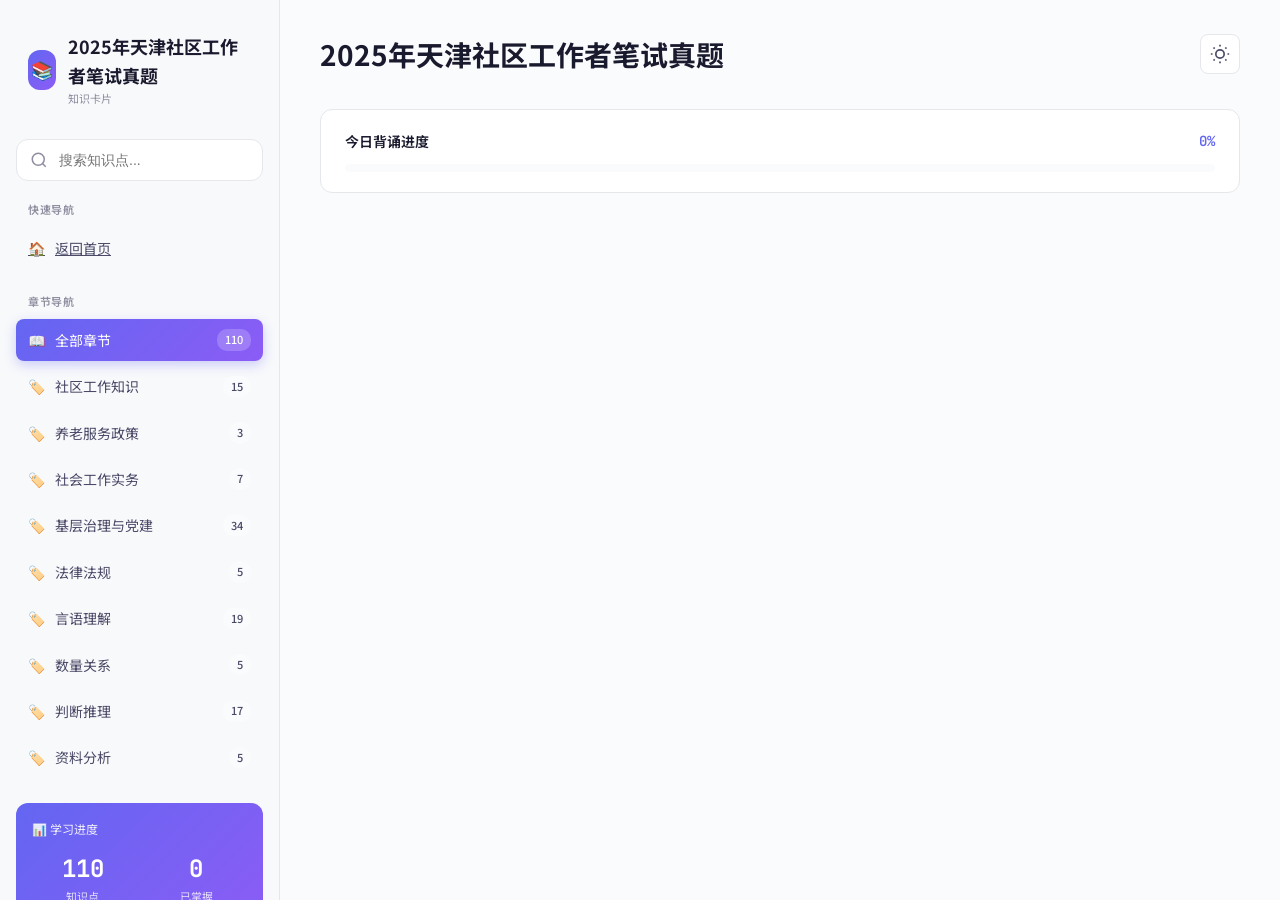
<file: docs/2025年天津社区工作者笔试真题.html>
<!DOCTYPE html>
<html lang="zh-CN">
<head>
    <meta charset="UTF-8">
    <meta name="viewport" content="width=device-width, initial-scale=1.0">
    <title>2025年天津社区工作者笔试真题 - 知识卡片</title>
    <link rel="preconnect" href="https://fonts.googleapis.com">
    <link rel="preconnect" href="https://fonts.gstatic.com" crossorigin>
    <link href="https://fonts.googleapis.com/css2?family=Noto+Sans+SC:wght@300;400;500;700;900&family=JetBrains+Mono:wght@400;500&display=swap" rel="stylesheet">
    <link rel="stylesheet" href="../assets/css/styles.css">
</head>
<body>
    <div class="app-container">
        <aside class="sidebar" id="sidebar">
            <!-- Logo -->
            <div class="logo">
                <div class="logo-icon">📚</div>
                <div>
                    <div class="logo-text">2025年天津社区工作者笔试真题</div>
                    <div class="logo-sub">知识卡片</div>
                </div>
            </div>

            <!-- 搜索框 -->
            <div class="search-container">
                <svg class="search-icon" width="18" height="18" viewBox="0 0 24 24" fill="none" stroke="currentColor" stroke-width="2">
                    <circle cx="11" cy="11" r="8"></circle>
                    <path d="m21 21-4.35-4.35"></path>
                </svg>
                <input type="text" class="search-input" placeholder="搜索知识点..." id="searchInput">
            </div>

            <!-- 快速导航 -->
            <nav class="nav-section">
                <div class="nav-title">快速导航</div>
                <a href="../index.html" class="nav-item">
                    <span>🏠</span>
                    <span>返回首页</span>
                </a>
            </nav>

            <!-- 章节导航 - 根据实际章节修改 -->
<nav class="nav-section">
<div class="nav-title">章节导航</div>
<div class="nav-item active" data-chapter="all"><span>📖</span><span>全部章节</span><span class="nav-item-badge">110</span></div>
<div class="nav-item" data-chapter="ch1"><span>🏷️</span><span>社区工作知识</span><span class="nav-item-badge">15</span></div><div class="nav-item" data-chapter="ch2"><span>🏷️</span><span>养老服务政策</span><span class="nav-item-badge">3</span></div><div class="nav-item" data-chapter="ch3"><span>🏷️</span><span>社会工作实务</span><span class="nav-item-badge">7</span></div><div class="nav-item" data-chapter="ch4"><span>🏷️</span><span>基层治理与党建</span><span class="nav-item-badge">34</span></div><div class="nav-item" data-chapter="ch5"><span>🏷️</span><span>法律法规</span><span class="nav-item-badge">5</span></div><div class="nav-item" data-chapter="ch6"><span>🏷️</span><span>言语理解</span><span class="nav-item-badge">19</span></div><div class="nav-item" data-chapter="ch7"><span>🏷️</span><span>数量关系</span><span class="nav-item-badge">5</span></div><div class="nav-item" data-chapter="ch8"><span>🏷️</span><span>判断推理</span><span class="nav-item-badge">17</span></div><div class="nav-item" data-chapter="ch9"><span>🏷️</span><span>资料分析</span><span class="nav-item-badge">5</span></div>
</nav>

            <!-- 学习进度统计 -->
            <div class="stats-card">
                <div class="stats-title">📊 学习进度</div>
                <div class="stats-grid">
                    <div class="stats-item">
                        <div class="stats-number" id="totalCards">0</div>
                        <div class="stats-label">知识点</div>
                    </div>
                    <div class="stats-item">
                        <div class="stats-number" id="rememberedCards">0</div>
                        <div class="stats-label">已掌握</div>
                    </div>
                </div>
            </div>
        </aside>

        <main class="main-content">
            <!-- 顶部导航栏 -->
            <div class="topbar">
                <h1 class="page-title">2025年天津社区工作者笔试真题</h1>
                <div class="topbar-actions">
                    <button class="icon-btn" id="toggleTheme" title="切换主题">
                        <svg width="20" height="20" viewBox="0 0 24 24" fill="none" stroke="currentColor" stroke-width="2">
                            <circle cx="12" cy="12" r="5"></circle>
                            <path d="M12 1v2M12 21v2M4.22 4.22l1.42 1.42M18.36 18.36l1.42 1.42M1 12h2M21 12h2M4.22 19.78l1.42-1.42M18.36 5.64l1.42-1.42"></path>
                        </svg>
                    </button>
                </div>
            </div>

            <!-- 进度条 -->
            <div class="progress-container">
                <div class="progress-header">
                    <span class="progress-title">今日背诵进度</span>
                    <span class="progress-percent" id="progressPercent">0%</span>
                </div>
                <div class="progress-bar">
                    <div class="progress-fill" id="progressFill"></div>
                </div>
            </div>

            <!-- 第一章 -->
            <section class="chapter-section" data-chapter="ch1"><div class="chapter-header"><div class="chapter-number">1</div><h2 class="chapter-title">社区工作知识</h2><span class="chapter-count">15个考点</span></div><div class="knowledge-card" data-key="ch1_1"><div class="remember-checkbox" onclick="toggleRemember(this)"><svg width="14" height="14" viewBox="0 0 24 24" fill="none" stroke="currentColor" stroke-width="3" style="display:none"><polyline points="20 6 9 17 4 12"></polyline></svg></div><div class="card-header"><h3 class="card-title">第8题：社区工作者角色</h3><div class="card-tags"><span class="tag tag-single">单选</span> </div></div><div class="card-content"><ul><li><strong>答案：</strong><span class="key-point">答案：B. 政策倡导者</span></li><li>考点：社区工作者在政策制定中的角色作用</li></ul></div></div><div class="knowledge-card" data-key="ch1_2"><div class="remember-checkbox" onclick="toggleRemember(this)"><svg width="14" height="14" viewBox="0 0 24 24" fill="none" stroke="currentColor" stroke-width="3" style="display:none"><polyline points="20 6 9 17 4 12"></polyline></svg></div><div class="card-header"><h3 class="card-title">第9题：社区功能</h3><div class="card-tags"><span class="tag tag-single">单选</span> </div></div><div class="card-content"><ul><li><strong>答案：</strong><span class="key-point">答案：C. 休闲娱乐</span></li><li>考点：社区的休闲娱乐功能体现</li></ul></div></div><div class="knowledge-card" data-key="ch1_3"><div class="remember-checkbox" onclick="toggleRemember(this)"><svg width="14" height="14" viewBox="0 0 24 24" fill="none" stroke="currentColor" stroke-width="3" style="display:none"><polyline points="20 6 9 17 4 12"></polyline></svg></div><div class="card-header"><h3 class="card-title">第10题：社区管理原则</h3><div class="card-tags"><span class="tag tag-single">单选</span> </div></div><div class="card-content"><ul><li><strong>答案：</strong><span class="key-point">答案：B. 因地制宜原则</span></li><li>考点：社区管理应遵循因地制宜原则</li></ul></div></div><div class="knowledge-card" data-key="ch1_4"><div class="remember-checkbox" onclick="toggleRemember(this)"><svg width="14" height="14" viewBox="0 0 24 24" fill="none" stroke="currentColor" stroke-width="3" style="display:none"><polyline points="20 6 9 17 4 12"></polyline></svg></div><div class="card-header"><h3 class="card-title">第12题：社区参与层次</h3><div class="card-tags"><span class="tag tag-single">单选</span> </div></div><div class="card-content"><ul><li><strong>答案：</strong><span class="key-point">答案：A. 告知</span></li><li>考点：社区居民参与层次和形式</li></ul></div></div><div class="knowledge-card" data-key="ch1_5"><div class="remember-checkbox" onclick="toggleRemember(this)"><svg width="14" height="14" viewBox="0 0 24 24" fill="none" stroke="currentColor" stroke-width="3" style="display:none"><polyline points="20 6 9 17 4 12"></polyline></svg></div><div class="card-header"><h3 class="card-title">第14题：社区建设特征</h3><div class="card-tags"><span class="tag tag-single">单选</span> </div></div><div class="card-content"><ul><li><strong>答案：</strong><span class="key-point">答案：A. 整合性</span></li><li>考点：社区建设整合性特征</li></ul></div></div><div class="knowledge-card" data-key="ch1_6"><div class="remember-checkbox" onclick="toggleRemember(this)"><svg width="14" height="14" viewBox="0 0 24 24" fill="none" stroke="currentColor" stroke-width="3" style="display:none"><polyline points="20 6 9 17 4 12"></polyline></svg></div><div class="card-header"><h3 class="card-title">第15题：成立居委会条件</h3><div class="card-tags"><span class="tag tag-single">单选</span> </div></div><div class="card-content"><ul><li><strong>答案：</strong><span class="key-point">答案：C. 50%</span></li><li>考点：新建住宅区居民入住率达到50%应成立居委会</li></ul></div></div><div class="knowledge-card" data-key="ch1_7"><div class="remember-checkbox" onclick="toggleRemember(this)"><svg width="14" height="14" viewBox="0 0 24 24" fill="none" stroke="currentColor" stroke-width="3" style="display:none"><polyline points="20 6 9 17 4 12"></polyline></svg></div><div class="card-header"><h3 class="card-title">第32题：15分钟生活圈</h3><div class="card-tags"><span class="tag tag-single">单选</span> </div></div><div class="card-content"><ul><li><strong>答案：</strong><span class="key-point">答案：A. 上海</span></li><li>考点：2016年上海首次提出15分钟社区生活圈理念</li></ul></div></div><div class="knowledge-card" data-key="ch1_8"><div class="remember-checkbox" onclick="toggleRemember(this)"><svg width="14" height="14" viewBox="0 0 24 24" fill="none" stroke="currentColor" stroke-width="3" style="display:none"><polyline points="20 6 9 17 4 12"></polyline></svg></div><div class="card-header"><h3 class="card-title">第28题：业主委员会指导</h3><div class="card-tags"><span class="tag tag-single">单选</span> </div></div><div class="card-content"><ul><li><strong>答案：</strong><span class="key-point">答案：A. 街道办事处、乡镇人民政府</span></li><li>考点：业主委员会选举换届的指导主体</li></ul></div></div><div class="knowledge-card" data-key="ch1_9"><div class="remember-checkbox" onclick="toggleRemember(this)"><svg width="14" height="14" viewBox="0 0 24 24" fill="none" stroke="currentColor" stroke-width="3" style="display:none"><polyline points="20 6 9 17 4 12"></polyline></svg></div><div class="card-header"><h3 class="card-title">第27题：居民委员会选举原则</h3><div class="card-tags"><span class="tag tag-single">单选</span> </div></div><div class="card-content"><ul><li><strong>答案：</strong><span class="key-point">答案：B. 直接选举原则不适用</span></li><li>考点：居民委员会选举基本原则</li></ul></div></div><div class="knowledge-card" data-key="ch1_10"><div class="remember-checkbox" onclick="toggleRemember(this)"><svg width="14" height="14" viewBox="0 0 24 24" fill="none" stroke="currentColor" stroke-width="3" style="display:none"><polyline points="20 6 9 17 4 12"></polyline></svg></div><div class="card-header"><h3 class="card-title">第26题：社区公益金使用</h3><div class="card-tags"><span class="tag tag-single">单选</span> </div></div><div class="card-content"><ul><li><strong>答案：</strong><span class="key-point">答案：C. 办公经费不得用于公益金支出</span></li><li>考点：社区公益金专款专用原则</li></ul></div></div><div class="knowledge-card" data-key="ch1_11"><div class="remember-checkbox" onclick="toggleRemember(this)"><svg width="14" height="14" viewBox="0 0 24 24" fill="none" stroke="currentColor" stroke-width="3" style="display:none"><polyline points="20 6 9 17 4 12"></polyline></svg></div><div class="card-header"><h3 class="card-title">第29题：马斯洛需要层次</h3><div class="card-tags"><span class="tag tag-single">单选</span> </div></div><div class="card-content"><ul><li><strong>答案：</strong><span class="key-point">答案：A. 自我实现</span></li><li>考点：需要层次理论最高层次</li></ul></div></div><div class="knowledge-card" data-key="ch1_12"><div class="remember-checkbox" onclick="toggleRemember(this)"><svg width="14" height="14" viewBox="0 0 24 24" fill="none" stroke="currentColor" stroke-width="3" style="display:none"><polyline points="20 6 9 17 4 12"></polyline></svg></div><div class="card-header"><h3 class="card-title">第25题：服务对象界定条件</h3><div class="card-tags"><span class="tag tag-single">单选</span> </div></div><div class="card-content"><ul><li><strong>答案：</strong><span class="key-point">答案：C. 收入（自然条件）</span></li><li>考点：服务对象界定条件分为自然条件和社会条件</li></ul></div></div><div class="knowledge-card" data-key="ch1_13"><div class="remember-checkbox" onclick="toggleRemember(this)"><svg width="14" height="14" viewBox="0 0 24 24" fill="none" stroke="currentColor" stroke-width="3" style="display:none"><polyline points="20 6 9 17 4 12"></polyline></svg></div><div class="card-header"><h3 class="card-title">第24题：人口发展战略</h3><div class="card-tags"><span class="tag tag-single">单选</span> </div></div><div class="card-content"><ul><li><strong>答案：</strong><span class="key-point">答案：A. 生育支持政策体系</span></li><li>考点：党的二十大报告优化人口发展战略</li></ul></div></div><div class="knowledge-card" data-key="ch1_14"><div class="remember-checkbox" onclick="toggleRemember(this)"><svg width="14" height="14" viewBox="0 0 24 24" fill="none" stroke="currentColor" stroke-width="3" style="display:none"><polyline points="20 6 9 17 4 12"></polyline></svg></div><div class="card-header"><h3 class="card-title">第7题：社区词源</h3><div class="card-tags"><span class="tag tag-single">单选</span> </div></div><div class="card-content"><ul><li><strong>答案：</strong><span class="key-point">答案：B. 滕尼斯</span></li><li>考点：德国社会学家滕尼斯首次将社区一词用于社会学研究</li></ul></div></div><div class="knowledge-card" data-key="ch1_15"><div class="remember-checkbox" onclick="toggleRemember(this)"><svg width="14" height="14" viewBox="0 0 24 24" fill="none" stroke="currentColor" stroke-width="3" style="display:none"><polyline points="20 6 9 17 4 12"></polyline></svg></div><div class="card-header"><h3 class="card-title">第92题：志愿服务激励机制</h3><div class="card-tags"><span class="tag tag-multi">多选</span> </div></div><div class="card-content"><ul><li><strong>答案：</strong><span class="key-point">答案：A、B、C（四星级志愿者认定、志愿者嘉许制度、志愿服务回馈制度）</span></li><li>考点：社区志愿服务激励保障机制</li></ul></div></div></section><section class="chapter-section" data-chapter="ch2"><div class="chapter-header"><div class="chapter-number">2</div><h2 class="chapter-title">养老服务政策</h2><span class="chapter-count">3个考点</span></div><div class="knowledge-card" data-key="ch2_1"><div class="remember-checkbox" onclick="toggleRemember(this)"><svg width="14" height="14" viewBox="0 0 24 24" fill="none" stroke="currentColor" stroke-width="3" style="display:none"><polyline points="20 6 9 17 4 12"></polyline></svg></div><div class="card-header"><h3 class="card-title">第1题：养老服务网络</h3><div class="card-tags"><span class="tag tag-single">单选</span> </div></div><div class="card-content"><ul><li><strong>答案：</strong><span class="key-point">答案：A. 居家 社区 机构</span></li><li>考点：2025年1月7日《中共中央国务院关于深化养老服务改革发展的意见》</li></ul></div></div><div class="knowledge-card" data-key="ch2_2"><div class="remember-checkbox" onclick="toggleRemember(this)"><svg width="14" height="14" viewBox="0 0 24 24" fill="none" stroke="currentColor" stroke-width="3" style="display:none"><polyline points="20 6 9 17 4 12"></polyline></svg></div><div class="card-header"><h3 class="card-title">第2题：天津市养老服务设施</h3><div class="card-tags"><span class="tag tag-single">单选</span> </div></div><div class="card-content"><ul><li><strong>答案：</strong><span class="key-point">答案：B. 嵌入式</span></li><li>考点：天津市2025年养老服务设施建设类型</li></ul></div></div><div class="knowledge-card" data-key="ch2_3"><div class="remember-checkbox" onclick="toggleRemember(this)"><svg width="14" height="14" viewBox="0 0 24 24" fill="none" stroke="currentColor" stroke-width="3" style="display:none"><polyline points="20 6 9 17 4 12"></polyline></svg></div><div class="card-header"><h3 class="card-title">第21题：基本养老服务重点</h3><div class="card-tags"><span class="tag tag-single">单选</span> </div></div><div class="card-content"><ul><li><strong>答案：</strong><span class="key-point">答案：B. 失能老年人</span></li><li>考点：强化以失能老年人照护为重点的基本养老服务</li></ul></div></div></section><section class="chapter-section" data-chapter="ch3"><div class="chapter-header"><div class="chapter-number">3</div><h2 class="chapter-title">社会工作实务</h2><span class="chapter-count">7个考点</span></div><div class="knowledge-card" data-key="ch3_1"><div class="remember-checkbox" onclick="toggleRemember(this)"><svg width="14" height="14" viewBox="0 0 24 24" fill="none" stroke="currentColor" stroke-width="3" style="display:none"><polyline points="20 6 9 17 4 12"></polyline></svg></div><div class="card-header"><h3 class="card-title">第11题：社会工作者接受礼物</h3><div class="card-tags"><span class="tag tag-single">单选</span> </div></div><div class="card-content"><ul><li><strong>答案：</strong><span class="key-point">答案：C. 强调自己社会工作者的身份，婉言谢绝</span></li><li>考点：社会工作伦理和职业规范</li></ul></div></div><div class="knowledge-card" data-key="ch3_2"><div class="remember-checkbox" onclick="toggleRemember(this)"><svg width="14" height="14" viewBox="0 0 24 24" fill="none" stroke="currentColor" stroke-width="3" style="display:none"><polyline points="20 6 9 17 4 12"></polyline></svg></div><div class="card-header"><h3 class="card-title">第13题：收集服务对象资料方法</h3><div class="card-tags"><span class="tag tag-single">单选</span> </div></div><div class="card-content"><ul><li><strong>答案：</strong><span class="key-point">答案：B. 参与观察法</span></li><li>考点：社区工作收集资料的方法</li></ul></div></div><div class="knowledge-card" data-key="ch3_3"><div class="remember-checkbox" onclick="toggleRemember(this)"><svg width="14" height="14" viewBox="0 0 24 24" fill="none" stroke="currentColor" stroke-width="3" style="display:none"><polyline points="20 6 9 17 4 12"></polyline></svg></div><div class="card-header"><h3 class="card-title">第22题：资料收集方法</h3><div class="card-tags"><span class="tag tag-single">单选</span> </div></div><div class="card-content"><ul><li><strong>答案：</strong><span class="key-point">答案：B. 参与观察法</span></li><li>考点：社会工作实务中收集服务对象资料的方法</li></ul></div></div><div class="knowledge-card" data-key="ch3_4"><div class="remember-checkbox" onclick="toggleRemember(this)"><svg width="14" height="14" viewBox="0 0 24 24" fill="none" stroke="currentColor" stroke-width="3" style="display:none"><polyline points="20 6 9 17 4 12"></polyline></svg></div><div class="card-header"><h3 class="card-title">第30题：服务对象类型</h3><div class="card-tags"><span class="tag tag-single">单选</span> </div></div><div class="card-content"><ul><li><strong>答案：</strong><span class="key-point">答案：A. 潜在服务对象</span></li><li>考点：服务对象类型区分（潜在、现有、外展、直接）</li></ul></div></div><div class="knowledge-card" data-key="ch3_5"><div class="remember-checkbox" onclick="toggleRemember(this)"><svg width="14" height="14" viewBox="0 0 24 24" fill="none" stroke="currentColor" stroke-width="3" style="display:none"><polyline points="20 6 9 17 4 12"></polyline></svg></div><div class="card-header"><h3 class="card-title">第31题：社工沟通技巧</h3><div class="card-tags"><span class="tag tag-single">单选</span> </div></div><div class="card-content"><ul><li><strong>答案：</strong><span class="key-point">答案：B. 同理心</span></li><li>考点：社会工作者接触居民的技巧</li></ul></div></div><div class="knowledge-card" data-key="ch3_6"><div class="remember-checkbox" onclick="toggleRemember(this)"><svg width="14" height="14" viewBox="0 0 24 24" fill="none" stroke="currentColor" stroke-width="3" style="display:none"><polyline points="20 6 9 17 4 12"></polyline></svg></div><div class="card-header"><h3 class="card-title">第23题：父母管教功能类型</h3><div class="card-tags"><span class="tag tag-single">单选</span> </div></div><div class="card-content"><ul><li><strong>答案：</strong><span class="key-point">答案：B. 负功能</span></li><li>考点：社会工作功能分析（正功能、负功能、显功能、隐功能）</li></ul></div></div><div class="knowledge-card" data-key="ch3_7"><div class="remember-checkbox" onclick="toggleRemember(this)"><svg width="14" height="14" viewBox="0 0 24 24" fill="none" stroke="currentColor" stroke-width="3" style="display:none"><polyline points="20 6 9 17 4 12"></polyline></svg></div><div class="card-header"><h3 class="card-title">第95题：养老院社会工作者角色</h3><div class="card-tags"><span class="tag tag-multi">多选</span> </div></div><div class="card-content"><ul><li><strong>答案：</strong><span class="key-point">答案：A、B、C、D（倡导者、评估者、咨询者、调解者）</span></li><li>考点：养老院社会工作者的多重角色</li></ul></div></div></section><section class="chapter-section" data-chapter="ch4"><div class="chapter-header"><div class="chapter-number">4</div><h2 class="chapter-title">基层治理与党建</h2><span class="chapter-count">34个考点</span></div><div class="knowledge-card" data-key="ch4_1"><div class="remember-checkbox" onclick="toggleRemember(this)"><svg width="14" height="14" viewBox="0 0 24 24" fill="none" stroke="currentColor" stroke-width="3" style="display:none"><polyline points="20 6 9 17 4 12"></polyline></svg></div><div class="card-header"><h3 class="card-title">第3题：中央社会工作会议</h3><div class="card-tags"><span class="tag tag-single">单选</span> </div></div><div class="card-content"><ul><li><strong>答案：</strong><span class="key-point">答案：A. 增加社会工作者数量</span></li><li>考点：2024年11月中央社会工作会议重点内容</li></ul></div></div><div class="knowledge-card" data-key="ch4_2"><div class="remember-checkbox" onclick="toggleRemember(this)"><svg width="14" height="14" viewBox="0 0 24 24" fill="none" stroke="currentColor" stroke-width="3" style="display:none"><polyline points="20 6 9 17 4 12"></polyline></svg></div><div class="card-header"><h3 class="card-title">第4题：天津市就业驿站</h3><div class="card-tags"><span class="tag tag-single">单选</span> </div></div><div class="card-content"><ul><li><strong>答案：</strong><span class="key-point">答案：A. 和平区小白楼街道</span></li><li>考点：天津市首家示范性街道就业驿站</li></ul></div></div><div class="knowledge-card" data-key="ch4_3"><div class="remember-checkbox" onclick="toggleRemember(this)"><svg width="14" height="14" viewBox="0 0 24 24" fill="none" stroke="currentColor" stroke-width="3" style="display:none"><polyline points="20 6 9 17 4 12"></polyline></svg></div><div class="card-header"><h3 class="card-title">第5题：社会治理体系</h3><div class="card-tags"><span class="tag tag-single">单选</span> </div></div><div class="card-content"><ul><li><strong>答案：</strong><span class="key-point">答案：D. 共育共享共治</span></li><li>考点：党的二十届三中全会健全社会治理体系</li></ul></div></div><div class="knowledge-card" data-key="ch4_4"><div class="remember-checkbox" onclick="toggleRemember(this)"><svg width="14" height="14" viewBox="0 0 24 24" fill="none" stroke="currentColor" stroke-width="3" style="display:none"><polyline points="20 6 9 17 4 12"></polyline></svg></div><div class="card-header"><h3 class="card-title">第6题：习近平总书记社区工作</h3><div class="card-tags"><span class="tag tag-single">单选</span> </div></div><div class="card-content"><ul><li><strong>答案：</strong><span class="key-point">答案：B. 搞服务；一老一小</span></li><li>考点：一个关键、两个重点的社区工作核心要义</li></ul></div></div><div class="knowledge-card" data-key="ch4_5"><div class="remember-checkbox" onclick="toggleRemember(this)"><svg width="14" height="14" viewBox="0 0 24 24" fill="none" stroke="currentColor" stroke-width="3" style="display:none"><polyline points="20 6 9 17 4 12"></polyline></svg></div><div class="card-header"><h3 class="card-title">第16题：基层治理出发点</h3><div class="card-tags"><span class="tag tag-single">单选</span> </div></div><div class="card-content"><ul><li><strong>答案：</strong><span class="key-point">答案：A. 增进入民福社</span></li><li>考点：《中共中央国务院关于加强基层治理体系建设的意见》</li></ul></div></div><div class="knowledge-card" data-key="ch4_6"><div class="remember-checkbox" onclick="toggleRemember(this)"><svg width="14" height="14" viewBox="0 0 24 24" fill="none" stroke="currentColor" stroke-width="3" style="display:none"><polyline points="20 6 9 17 4 12"></polyline></svg></div><div class="card-header"><h3 class="card-title">第17题：基层治理目标时间</h3><div class="card-tags"><span class="tag tag-single">单选</span> </div></div><div class="card-content"><ul><li><strong>答案：</strong><span class="key-point">答案：A. 10年</span></li><li>考点：基层治理体系建设目标时间</li></ul></div></div><div class="knowledge-card" data-key="ch4_7"><div class="remember-checkbox" onclick="toggleRemember(this)"><svg width="14" height="14" viewBox="0 0 24 24" fill="none" stroke="currentColor" stroke-width="3" style="display:none"><polyline points="20 6 9 17 4 12"></polyline></svg></div><div class="card-header"><h3 class="card-title">第18题：社区工作者配备标准</h3><div class="card-tags"><span class="tag tag-single">单选</span> </div></div><div class="card-content"><ul><li><strong>答案：</strong><span class="key-point">答案：B. 18人</span></li><li>考点：每万城镇常住人口拥有社区工作者数量</li></ul></div></div><div class="knowledge-card" data-key="ch4_8"><div class="remember-checkbox" onclick="toggleRemember(this)"><svg width="14" height="14" viewBox="0 0 24 24" fill="none" stroke="currentColor" stroke-width="3" style="display:none"><polyline points="20 6 9 17 4 12"></polyline></svg></div><div class="card-header"><h3 class="card-title">第19题：社区工作者首要标准</h3><div class="card-tags"><span class="tag tag-single">单选</span> </div></div><div class="card-content"><ul><li><strong>答案：</strong><span class="key-point">答案：A. 政治素质</span></li><li>考点：社区工作者队伍建设的首要标准</li></ul></div></div><div class="knowledge-card" data-key="ch4_9"><div class="remember-checkbox" onclick="toggleRemember(this)"><svg width="14" height="14" viewBox="0 0 24 24" fill="none" stroke="currentColor" stroke-width="3" style="display:none"><polyline points="20 6 9 17 4 12"></polyline></svg></div><div class="card-header"><h3 class="card-title">第20题：街道办服务方式</h3><div class="card-tags"><span class="tag tag-single">单选</span> </div></div><div class="card-content"><ul><li><strong>答案：</strong><span class="key-point">答案：A. 购买服务</span></li><li>考点：街道办向基层群众性自治组织提供服务的方式</li></ul></div></div><div class="knowledge-card" data-key="ch4_10"><div class="remember-checkbox" onclick="toggleRemember(this)"><svg width="14" height="14" viewBox="0 0 24 24" fill="none" stroke="currentColor" stroke-width="3" style="display:none"><polyline points="20 6 9 17 4 12"></polyline></svg></div><div class="card-header"><h3 class="card-title">第33题：人民城市理念</h3><div class="card-tags"><span class="tag tag-single">单选</span> </div></div><div class="card-content"><ul><li><strong>答案：</strong><span class="key-point">答案：B. 人民城市理念</span></li><li>考点：习近平总书记在上海考察时的讲话</li></ul></div></div><div class="knowledge-card" data-key="ch4_11"><div class="remember-checkbox" onclick="toggleRemember(this)"><svg width="14" height="14" viewBox="0 0 24 24" fill="none" stroke="currentColor" stroke-width="3" style="display:none"><polyline points="20 6 9 17 4 12"></polyline></svg></div><div class="card-header"><h3 class="card-title">第34题：高质量发展目的</h3><div class="card-tags"><span class="tag tag-single">单选</span> </div></div><div class="card-content"><ul><li><strong>答案：</strong><span class="key-point">答案：C. 人民幸福安康</span></li><li>考点：推动高质量发展的最终目的</li></ul></div></div><div class="knowledge-card" data-key="ch4_12"><div class="remember-checkbox" onclick="toggleRemember(this)"><svg width="14" height="14" viewBox="0 0 24 24" fill="none" stroke="currentColor" stroke-width="3" style="display:none"><polyline points="20 6 9 17 4 12"></polyline></svg></div><div class="card-header"><h3 class="card-title">第35题：鞋子理论哲学</h3><div class="card-tags"><span class="tag tag-single">单选</span> </div></div><div class="card-content"><ul><li><strong>答案：</strong><span class="key-point">答案：D. 寄言持重者，微物莫全轻</span></li><li>考点：习近平总书记引用的哲学观点</li></ul></div></div><div class="knowledge-card" data-key="ch4_13"><div class="remember-checkbox" onclick="toggleRemember(this)"><svg width="14" height="14" viewBox="0 0 24 24" fill="none" stroke="currentColor" stroke-width="3" style="display:none"><polyline points="20 6 9 17 4 12"></polyline></svg></div><div class="card-header"><h3 class="card-title">第36题：一国两制关键</h3><div class="card-tags"><span class="tag tag-single">单选</span> </div></div><div class="card-content"><ul><li><strong>答案：</strong><span class="key-point">答案：A. 港人治港、澳人治澳</span></li><li>考点：一国两制方针下香港、澳门长期繁荣稳定的关键</li></ul></div></div><div class="knowledge-card" data-key="ch4_14"><div class="remember-checkbox" onclick="toggleRemember(this)"><svg width="14" height="14" viewBox="0 0 24 24" fill="none" stroke="currentColor" stroke-width="3" style="display:none"><polyline points="20 6 9 17 4 12"></polyline></svg></div><div class="card-header"><h3 class="card-title">第38题：中国式现代化探索</h3><div class="card-tags"><span class="tag tag-single">单选</span> </div></div><div class="card-content"><ul><li><strong>答案：</strong><span class="key-point">答案：D. 中国式现代化的提出是基于历史逻辑和实践逻辑</span></li><li>考点：我国现代化探索历程体现的哲理</li></ul></div></div><div class="knowledge-card" data-key="ch4_15"><div class="remember-checkbox" onclick="toggleRemember(this)"><svg width="14" height="14" viewBox="0 0 24 24" fill="none" stroke="currentColor" stroke-width="3" style="display:none"><polyline points="20 6 9 17 4 12"></polyline></svg></div><div class="card-header"><h3 class="card-title">第39题：老旧小区改造</h3><div class="card-tags"><span class="tag tag-single">单选</span> </div></div><div class="card-content"><ul><li><strong>答案：</strong><span class="key-point">答案：B. 拓展了基层民主自治的实践形式，提高了基层治理效能</span></li><li>考点：社区自管会自治模式</li></ul></div></div><div class="knowledge-card" data-key="ch4_16"><div class="remember-checkbox" onclick="toggleRemember(this)"><svg width="14" height="14" viewBox="0 0 24 24" fill="none" stroke="currentColor" stroke-width="3" style="display:none"><polyline points="20 6 9 17 4 12"></polyline></svg></div><div class="card-header"><h3 class="card-title">第40题：讲话稿特点</h3><div class="card-tags"><span class="tag tag-single">单选</span> </div></div><div class="card-content"><ul><li><strong>答案：</strong><span class="key-point">答案：C. 针对性</span></li><li>考点：讲话类文书特点</li></ul></div></div><div class="knowledge-card" data-key="ch4_17"><div class="remember-checkbox" onclick="toggleRemember(this)"><svg width="14" height="14" viewBox="0 0 24 24" fill="none" stroke="currentColor" stroke-width="3" style="display:none"><polyline points="20 6 9 17 4 12"></polyline></svg></div><div class="card-header"><h3 class="card-title">第41题：社会治理合伙人</h3><div class="card-tags"><span class="tag tag-single">单选</span> </div></div><div class="card-content"><ul><li><strong>答案：</strong><span class="key-point">答案：B. 社区党组织有效统筹与整合了多方资源，能凝聚起治理合力</span></li><li>考点：基层社会治理机制创新</li></ul></div></div><div class="knowledge-card" data-key="ch4_18"><div class="remember-checkbox" onclick="toggleRemember(this)"><svg width="14" height="14" viewBox="0 0 24 24" fill="none" stroke="currentColor" stroke-width="3" style="display:none"><polyline points="20 6 9 17 4 12"></polyline></svg></div><div class="card-header"><h3 class="card-title">第42题：融和法庭</h3><div class="card-tags"><span class="tag tag-single">单选</span> </div></div><div class="card-content"><ul><li><strong>答案：</strong><span class="key-point">答案：B. 整合司法力量助力多元化解纠纷</span></li><li>考点：法院与社区联合创新诉讼服务模式</li></ul></div></div><div class="knowledge-card" data-key="ch4_19"><div class="remember-checkbox" onclick="toggleRemember(this)"><svg width="14" height="14" viewBox="0 0 24 24" fill="none" stroke="currentColor" stroke-width="3" style="display:none"><polyline points="20 6 9 17 4 12"></polyline></svg></div><div class="card-header"><h3 class="card-title">第44题：月球车痕迹哲学</h3><div class="card-tags"><span class="tag tag-single">单选</span> </div></div><div class="card-content"><ul><li><strong>答案：</strong><span class="key-point">答案：A. 世界的本质是物质的</span></li><li>考点：唯物论基本观点</li></ul></div></div><div class="knowledge-card" data-key="ch4_20"><div class="remember-checkbox" onclick="toggleRemember(this)"><svg width="14" height="14" viewBox="0 0 24 24" fill="none" stroke="currentColor" stroke-width="3" style="display:none"><polyline points="20 6 9 17 4 12"></polyline></svg></div><div class="card-header"><h3 class="card-title">第45题：中国式现代化唯物辩证法</h3><div class="card-tags"><span class="tag tag-single">单选</span> </div></div><div class="card-content"><ul><li><strong>答案：</strong><span class="key-point">答案：C. 矛盾的普遍性和特殊性之间是相互联结的</span></li><li>考点：唯物辩证法原理</li></ul></div></div><div class="knowledge-card" data-key="ch4_21"><div class="remember-checkbox" onclick="toggleRemember(this)"><svg width="14" height="14" viewBox="0 0 24 24" fill="none" stroke="currentColor" stroke-width="3" style="display:none"><polyline points="20 6 9 17 4 12"></polyline></svg></div><div class="card-header"><h3 class="card-title">第46题：老旧小区改造民主</h3><div class="card-tags"><span class="tag tag-single">单选</span> </div></div><div class="card-content"><ul><li><strong>答案：</strong><span class="key-point">答案：D. 提供了交流平台，可以提高居民参与社区事务的积极性</span></li><li>考点：基层民主实践形式</li></ul></div></div><div class="knowledge-card" data-key="ch4_22"><div class="remember-checkbox" onclick="toggleRemember(this)"><svg width="14" height="14" viewBox="0 0 24 24" fill="none" stroke="currentColor" stroke-width="3" style="display:none"><polyline points="20 6 9 17 4 12"></polyline></svg></div><div class="card-header"><h3 class="card-title">第47题：犯罪形态</h3><div class="card-tags"><span class="tag tag-single">单选</span> </div></div><div class="card-content"><ul><li><strong>答案：</strong><span class="key-point">答案：A. 犯罪预备</span></li><li>考点：刑法中的犯罪停止形态</li></ul></div></div><div class="knowledge-card" data-key="ch4_23"><div class="remember-checkbox" onclick="toggleRemember(this)"><svg width="14" height="14" viewBox="0 0 24 24" fill="none" stroke="currentColor" stroke-width="3" style="display:none"><polyline points="20 6 9 17 4 12"></polyline></svg></div><div class="card-header"><h3 class="card-title">第48题：视错觉</h3><div class="card-tags"><span class="tag tag-single">单选</span> </div></div><div class="card-content"><ul><li><strong>答案：</strong><span class="key-point">答案：C. 错觉是特定条件下你对客观事物的心理反映</span></li><li>考点：意识能动作用与错觉</li></ul></div></div><div class="knowledge-card" data-key="ch4_24"><div class="remember-checkbox" onclick="toggleRemember(this)"><svg width="14" height="14" viewBox="0 0 24 24" fill="none" stroke="currentColor" stroke-width="3" style="display:none"><polyline points="20 6 9 17 4 12"></polyline></svg></div><div class="card-header"><h3 class="card-title">第49题：节日诗句</h3><div class="card-tags"><span class="tag tag-single">单选</span> </div></div><div class="card-content"><ul><li><strong>答案：</strong><span class="key-point">答案：C. 遍插茱萸少一人-重阳节</span></li><li>考点：传统节日与诗词对应关系</li></ul></div></div><div class="knowledge-card" data-key="ch4_25"><div class="remember-checkbox" onclick="toggleRemember(this)"><svg width="14" height="14" viewBox="0 0 24 24" fill="none" stroke="currentColor" stroke-width="3" style="display:none"><polyline points="20 6 9 17 4 12"></polyline></svg></div><div class="card-header"><h3 class="card-title">第50题：婚恋观教育</h3><div class="card-tags"><span class="tag tag-single">单选</span> </div></div><div class="card-content"><ul><li><strong>答案：</strong><span class="key-point">答案：A. 先进文化能够帮助人们作出正确的行为选择</span></li><li>考点：婚嫁陋习、天价彩礼治理原因</li></ul></div></div><div class="knowledge-card" data-key="ch4_26"><div class="remember-checkbox" onclick="toggleRemember(this)"><svg width="14" height="14" viewBox="0 0 24 24" fill="none" stroke="currentColor" stroke-width="3" style="display:none"><polyline points="20 6 9 17 4 12"></polyline></svg></div><div class="card-header"><h3 class="card-title">第91题：一刻钟便民生活圈</h3><div class="card-tags"><span class="tag tag-multi">多选</span> </div></div><div class="card-content"><ul><li><strong>答案：</strong><span class="key-point">答案：A、B、C、D（全选）</span></li><li>考点：天津市一刻钟便民生活圈建设方案</li></ul></div></div><div class="knowledge-card" data-key="ch4_27"><div class="remember-checkbox" onclick="toggleRemember(this)"><svg width="14" height="14" viewBox="0 0 24 24" fill="none" stroke="currentColor" stroke-width="3" style="display:none"><polyline points="20 6 9 17 4 12"></polyline></svg></div><div class="card-header"><h3 class="card-title">第93题：会议主持技巧</h3><div class="card-tags"><span class="tag tag-multi">多选</span> </div></div><div class="card-content"><ul><li><strong>答案：</strong><span class="key-point">答案：B、C、D（关注赞赏和鼓励、提问和邀请发言、摘要综合和总结）</span></li><li>考点：社会工作者主持居民会议的技巧</li></ul></div></div><div class="knowledge-card" data-key="ch4_28"><div class="remember-checkbox" onclick="toggleRemember(this)"><svg width="14" height="14" viewBox="0 0 24 24" fill="none" stroke="currentColor" stroke-width="3" style="display:none"><polyline points="20 6 9 17 4 12"></polyline></svg></div><div class="card-header"><h3 class="card-title">第94题：居委会建设原则</h3><div class="card-tags"><span class="tag tag-multi">多选</span> </div></div><div class="card-content"><ul><li><strong>答案：</strong><span class="key-point">答案：A、B、C、D（全选）</span></li><li>考点：加强和改进城市社区居民委员会建设工作的基本原则</li></ul></div></div><div class="knowledge-card" data-key="ch4_29"><div class="remember-checkbox" onclick="toggleRemember(this)"><svg width="14" height="14" viewBox="0 0 24 24" fill="none" stroke="currentColor" stroke-width="3" style="display:none"><polyline points="20 6 9 17 4 12"></polyline></svg></div><div class="card-header"><h3 class="card-title">第96题：道德修养</h3><div class="card-tags"><span class="tag tag-multi">多选</span> </div></div><div class="card-content"><ul><li><strong>答案：</strong><span class="key-point">答案：A、C、D（修己克己和慎独、反求诸己、察色修身）</span></li><li>考点：中华传统美德中的道德修养观念</li></ul></div></div><div class="knowledge-card" data-key="ch4_30"><div class="remember-checkbox" onclick="toggleRemember(this)"><svg width="14" height="14" viewBox="0 0 24 24" fill="none" stroke="currentColor" stroke-width="3" style="display:none"><polyline points="20 6 9 17 4 12"></polyline></svg></div><div class="card-header"><h3 class="card-title">第97题：社区治理工作</h3><div class="card-tags"><span class="tag tag-multi">多选</span> </div></div><div class="card-content"><ul><li><strong>答案：</strong><span class="key-point">答案：A、C、D（赋予基层政府更多自主权、注重发挥基层自治组织基础作用、调动基层群众参与积极性）</span></li><li>考点：习近平总书记城乡社区治理工作</li></ul></div></div><div class="knowledge-card" data-key="ch4_31"><div class="remember-checkbox" onclick="toggleRemember(this)"><svg width="14" height="14" viewBox="0 0 24 24" fill="none" stroke="currentColor" stroke-width="3" style="display:none"><polyline points="20 6 9 17 4 12"></polyline></svg></div><div class="card-header"><h3 class="card-title">第98题：民族工作做法</h3><div class="card-tags"><span class="tag tag-multi">多选</span> </div></div><div class="card-content"><ul><li><strong>答案：</strong><span class="key-point">答案：A、B、C（促进各民族文化交融创新、增强中华民族共同体意识、开创经济文化融合发展新局面）</span></li><li>考点：少数民族工作</li></ul></div></div><div class="knowledge-card" data-key="ch4_32"><div class="remember-checkbox" onclick="toggleRemember(this)"><svg width="14" height="14" viewBox="0 0 24 24" fill="none" stroke="currentColor" stroke-width="3" style="display:none"><polyline points="20 6 9 17 4 12"></polyline></svg></div><div class="card-header"><h3 class="card-title">第107题：社区建设核心</h3><div class="card-tags"><span class="tag tag-important">判断</span> </div></div><div class="card-content"><ul><li><strong>答案：</strong><span class="key-point">答案：A（正确）</span></li><li>考点：社区建设的核心是民主自治</li></ul></div></div><div class="knowledge-card" data-key="ch4_33"><div class="remember-checkbox" onclick="toggleRemember(this)"><svg width="14" height="14" viewBox="0 0 24 24" fill="none" stroke="currentColor" stroke-width="3" style="display:none"><polyline points="20 6 9 17 4 12"></polyline></svg></div><div class="card-header"><h3 class="card-title">第109题：社会责任感</h3><div class="card-tags"><span class="tag tag-important">判断</span> </div></div><div class="card-content"><ul><li><strong>答案：</strong><span class="key-point">答案：B（错误）</span></li><li>考点：社会责任感的理解</li></ul></div></div><div class="knowledge-card" data-key="ch4_34"><div class="remember-checkbox" onclick="toggleRemember(this)"><svg width="14" height="14" viewBox="0 0 24 24" fill="none" stroke="currentColor" stroke-width="3" style="display:none"><polyline points="20 6 9 17 4 12"></polyline></svg></div><div class="card-header"><h3 class="card-title">第110题：消防工作方针</h3><div class="card-tags"><span class="tag tag-important">判断</span> </div></div><div class="card-content"><ul><li><strong>答案：</strong><span class="key-point">答案：A（正确）</span></li><li>考点：社区消防工作应遵循预防为主、防消结合的工作方针</li></ul></div></div></section><section class="chapter-section" data-chapter="ch5"><div class="chapter-header"><div class="chapter-number">5</div><h2 class="chapter-title">法律法规</h2><span class="chapter-count">5个考点</span></div><div class="knowledge-card" data-key="ch5_1"><div class="remember-checkbox" onclick="toggleRemember(this)"><svg width="14" height="14" viewBox="0 0 24 24" fill="none" stroke="currentColor" stroke-width="3" style="display:none"><polyline points="20 6 9 17 4 12"></polyline></svg></div><div class="card-header"><h3 class="card-title">第37题：家庭教育促进法</h3><div class="card-tags"><span class="tag tag-single">单选</span> </div></div><div class="card-content"><ul><li><strong>答案：</strong><span class="key-point">答案：D. 未成年人父母或者其他监护人是实施家庭教育的责任主体</span></li><li>考点：《中华人民共和国家庭教育促进法》</li></ul></div></div><div class="knowledge-card" data-key="ch5_2"><div class="remember-checkbox" onclick="toggleRemember(this)"><svg width="14" height="14" viewBox="0 0 24 24" fill="none" stroke="currentColor" stroke-width="3" style="display:none"><polyline points="20 6 9 17 4 12"></polyline></svg></div><div class="card-header"><h3 class="card-title">第43题：监护权问题</h3><div class="card-tags"><span class="tag tag-single">单选</span> </div></div><div class="card-content"><ul><li><strong>答案：</strong><span class="key-point">答案：B. 陈某存在怠于履行抚养义务和承担监护职责的行为</span></li><li>考点：监护人职责与探望权</li></ul></div></div><div class="knowledge-card" data-key="ch5_3"><div class="remember-checkbox" onclick="toggleRemember(this)"><svg width="14" height="14" viewBox="0 0 24 24" fill="none" stroke="currentColor" stroke-width="3" style="display:none"><polyline points="20 6 9 17 4 12"></polyline></svg></div><div class="card-header"><h3 class="card-title">第99题：老年人刑事责任</h3><div class="card-tags"><span class="tag tag-multi">多选</span> </div></div><div class="card-content"><ul><li><strong>答案：</strong><span class="key-point">答案：B、C、D（可以判处死刑、可以从轻或减轻处罚、审判时一般不适用死刑）</span></li><li>考点：已满75周岁老年人刑事责任</li></ul></div></div><div class="knowledge-card" data-key="ch5_4"><div class="remember-checkbox" onclick="toggleRemember(this)"><svg width="14" height="14" viewBox="0 0 24 24" fill="none" stroke="currentColor" stroke-width="3" style="display:none"><polyline points="20 6 9 17 4 12"></polyline></svg></div><div class="card-header"><h3 class="card-title">第100题：请示主送对象</h3><div class="card-tags"><span class="tag tag-multi">多选</span> </div></div><div class="card-content"><ul><li><strong>答案：</strong><span class="key-point">答案：B、C、D（不相隶属机关、直属上级领导机关、上级业务主管部门）</span></li><li>考点：公文请示的主送对象范围</li></ul></div></div><div class="knowledge-card" data-key="ch5_5"><div class="remember-checkbox" onclick="toggleRemember(this)"><svg width="14" height="14" viewBox="0 0 24 24" fill="none" stroke="currentColor" stroke-width="3" style="display:none"><polyline points="20 6 9 17 4 12"></polyline></svg></div><div class="card-header"><h3 class="card-title">第108题：居委会组成人数</h3><div class="card-tags"><span class="tag tag-important">判断</span> </div></div><div class="card-content"><ul><li><strong>答案：</strong><span class="key-point">答案：B（错误）</span></li><li>考点：《中华人民共和国城市居民委员会组织法》规定居民委员会由3-7人组成</li></ul></div></div></section><section class="chapter-section" data-chapter="ch6"><div class="chapter-header"><div class="chapter-number">6</div><h2 class="chapter-title">言语理解</h2><span class="chapter-count">19个考点</span></div><div class="knowledge-card" data-key="ch6_1"><div class="remember-checkbox" onclick="toggleRemember(this)"><svg width="14" height="14" viewBox="0 0 24 24" fill="none" stroke="currentColor" stroke-width="3" style="display:none"><polyline points="20 6 9 17 4 12"></polyline></svg></div><div class="card-header"><h3 class="card-title">第51题：选词填空-梅花鹿</h3><div class="card-tags"><span class="tag tag-single">单选</span> </div></div><div class="card-content"><ul><li><strong>答案：</strong><span class="key-point">答案：B. 优雅 婷婷</span></li><li>考点：词语搭配与语境理解</li></ul></div></div><div class="knowledge-card" data-key="ch6_2"><div class="remember-checkbox" onclick="toggleRemember(this)"><svg width="14" height="14" viewBox="0 0 24 24" fill="none" stroke="currentColor" stroke-width="3" style="display:none"><polyline points="20 6 9 17 4 12"></polyline></svg></div><div class="card-header"><h3 class="card-title">第52题：选词填空-企业竞争</h3><div class="card-tags"><span class="tag tag-single">单选</span> </div></div><div class="card-content"><ul><li><strong>答案：</strong><span class="key-point">答案：A. 变幻莫测 清晰</span></li><li>考点：词语搭配与语境理解</li></ul></div></div><div class="knowledge-card" data-key="ch6_3"><div class="remember-checkbox" onclick="toggleRemember(this)"><svg width="14" height="14" viewBox="0 0 24 24" fill="none" stroke="currentColor" stroke-width="3" style="display:none"><polyline points="20 6 9 17 4 12"></polyline></svg></div><div class="card-header"><h3 class="card-title">第53题：选词填空-中英街</h3><div class="card-tags"><span class="tag tag-single">单选</span> </div></div><div class="card-content"><ul><li><strong>答案：</strong><span class="key-point">答案：B. 鲜明 路径</span></li><li>考点：词语搭配与语境理解</li></ul></div></div><div class="knowledge-card" data-key="ch6_4"><div class="remember-checkbox" onclick="toggleRemember(this)"><svg width="14" height="14" viewBox="0 0 24 24" fill="none" stroke="currentColor" stroke-width="3" style="display:none"><polyline points="20 6 9 17 4 12"></polyline></svg></div><div class="card-header"><h3 class="card-title">第54题：选词填空-人工智能</h3><div class="card-tags"><span class="tag tag-single">单选</span> </div></div><div class="card-content"><ul><li><strong>答案：</strong><span class="key-point">答案：D. 精益求精</span></li><li>考点：成语辨析</li></ul></div></div><div class="knowledge-card" data-key="ch6_5"><div class="remember-checkbox" onclick="toggleRemember(this)"><svg width="14" height="14" viewBox="0 0 24 24" fill="none" stroke="currentColor" stroke-width="3" style="display:none"><polyline points="20 6 9 17 4 12"></polyline></svg></div><div class="card-header"><h3 class="card-title">第55题：选词填空-文物犯罪</h3><div class="card-tags"><span class="tag tag-single">单选</span> </div></div><div class="card-content"><ul><li><strong>答案：</strong><span class="key-point">答案：C. 从而</span></li><li>考点：关联词辨析</li></ul></div></div><div class="knowledge-card" data-key="ch6_6"><div class="remember-checkbox" onclick="toggleRemember(this)"><svg width="14" height="14" viewBox="0 0 24 24" fill="none" stroke="currentColor" stroke-width="3" style="display:none"><polyline points="20 6 9 17 4 12"></polyline></svg></div><div class="card-header"><h3 class="card-title">第56题：阅读理解-食品生产日期</h3><div class="card-tags"><span class="tag tag-single">单选</span> </div></div><div class="card-content"><ul><li><strong>答案：</strong><span class="key-point">答案：D. 政府应明确刚性清晰的市场监管标准</span></li><li>考点：主旨观点理解</li></ul></div></div><div class="knowledge-card" data-key="ch6_7"><div class="remember-checkbox" onclick="toggleRemember(this)"><svg width="14" height="14" viewBox="0 0 24 24" fill="none" stroke="currentColor" stroke-width="3" style="display:none"><polyline points="20 6 9 17 4 12"></polyline></svg></div><div class="card-header"><h3 class="card-title">第57题：阅读理解-农村文化礼堂</h3><div class="card-tags"><span class="tag tag-single">单选</span> </div></div><div class="card-content"><ul><li><strong>答案：</strong><span class="key-point">答案：C. 公共服务 共建共享</span></li><li>考点：主旨观点理解</li></ul></div></div><div class="knowledge-card" data-key="ch6_8"><div class="remember-checkbox" onclick="toggleRemember(this)"><svg width="14" height="14" viewBox="0 0 24 24" fill="none" stroke="currentColor" stroke-width="3" style="display:none"><polyline points="20 6 9 17 4 12"></polyline></svg></div><div class="card-header"><h3 class="card-title">第58题：阅读理解-假日消费</h3><div class="card-tags"><span class="tag tag-single">单选</span> </div></div><div class="card-content"><ul><li><strong>答案：</strong><span class="key-point">答案：A. 假日经济具有强大的辐射带动能力，是发展的新机遇也是新挑战</span></li><li>考点：主旨观点理解</li></ul></div></div><div class="knowledge-card" data-key="ch6_9"><div class="remember-checkbox" onclick="toggleRemember(this)"><svg width="14" height="14" viewBox="0 0 24 24" fill="none" stroke="currentColor" stroke-width="3" style="display:none"><polyline points="20 6 9 17 4 12"></polyline></svg></div><div class="card-header"><h3 class="card-title">第59题：阅读理解-海外学历</h3><div class="card-tags"><span class="tag tag-single">单选</span> </div></div><div class="card-content"><ul><li><strong>答案：</strong><span class="key-point">答案：D. 买卖海外速成学历</span></li><li>考点：主旨观点理解</li></ul></div></div><div class="knowledge-card" data-key="ch6_10"><div class="remember-checkbox" onclick="toggleRemember(this)"><svg width="14" height="14" viewBox="0 0 24 24" fill="none" stroke="currentColor" stroke-width="3" style="display:none"><polyline points="20 6 9 17 4 12"></polyline></svg></div><div class="card-header"><h3 class="card-title">第60题：阅读理解-5G通信</h3><div class="card-tags"><span class="tag tag-single">单选</span> </div></div><div class="card-content"><ul><li><strong>答案：</strong><span class="key-point">答案：A. 群众有需求，服务也要有保障</span></li><li>考点：主旨观点理解</li></ul></div></div><div class="knowledge-card" data-key="ch6_11"><div class="remember-checkbox" onclick="toggleRemember(this)"><svg width="14" height="14" viewBox="0 0 24 24" fill="none" stroke="currentColor" stroke-width="3" style="display:none"><polyline points="20 6 9 17 4 12"></polyline></svg></div><div class="card-header"><h3 class="card-title">第61题：阅读理解-工业遗产</h3><div class="card-tags"><span class="tag tag-single">单选</span> </div></div><div class="card-content"><ul><li><strong>答案：</strong><span class="key-point">答案：B. 发展文化遗产旅游是工业遗产再利用的重要方向</span></li><li>考点：意图推断</li></ul></div></div><div class="knowledge-card" data-key="ch6_12"><div class="remember-checkbox" onclick="toggleRemember(this)"><svg width="14" height="14" viewBox="0 0 24 24" fill="none" stroke="currentColor" stroke-width="3" style="display:none"><polyline points="20 6 9 17 4 12"></polyline></svg></div><div class="card-header"><h3 class="card-title">第62题：阅读理解-血糖平衡</h3><div class="card-tags"><span class="tag tag-single">单选</span> </div></div><div class="card-content"><ul><li><strong>答案：</strong><span class="key-point">答案：C. 部分B细胞参与维生素B6的产生</span></li><li>考点：细节理解</li></ul></div></div><div class="knowledge-card" data-key="ch6_13"><div class="remember-checkbox" onclick="toggleRemember(this)"><svg width="14" height="14" viewBox="0 0 24 24" fill="none" stroke="currentColor" stroke-width="3" style="display:none"><polyline points="20 6 9 17 4 12"></polyline></svg></div><div class="card-header"><h3 class="card-title">第63题：阅读理解-甲骨文</h3><div class="card-tags"><span class="tag tag-single">单选</span> </div></div><div class="card-content"><ul><li><strong>答案：</strong><span class="key-point">答案：D. 跨学科视角下的甲骨文研究</span></li><li>考点：主旨观点理解</li></ul></div></div><div class="knowledge-card" data-key="ch6_14"><div class="remember-checkbox" onclick="toggleRemember(this)"><svg width="14" height="14" viewBox="0 0 24 24" fill="none" stroke="currentColor" stroke-width="3" style="display:none"><polyline points="20 6 9 17 4 12"></polyline></svg></div><div class="card-header"><h3 class="card-title">第64题：阅读理解-紧急呼叫按钮</h3><div class="card-tags"><span class="tag tag-single">单选</span> </div></div><div class="card-content"><ul><li><strong>答案：</strong><span class="key-point">答案：B. 部分地区的紧急呼叫按钮实用性不强</span></li><li>考点：划线句子主要强调内容</li></ul></div></div><div class="knowledge-card" data-key="ch6_15"><div class="remember-checkbox" onclick="toggleRemember(this)"><svg width="14" height="14" viewBox="0 0 24 24" fill="none" stroke="currentColor" stroke-width="3" style="display:none"><polyline points="20 6 9 17 4 12"></polyline></svg></div><div class="card-header"><h3 class="card-title">第65题：阅读理解-洗衣顺序</h3><div class="card-tags"><span class="tag tag-single">单选</span> </div></div><div class="card-content"><ul><li><strong>答案：</strong><span class="key-point">答案：A. OCLOO</span></li><li>考点：句子排序</li></ul></div></div><div class="knowledge-card" data-key="ch6_16"><div class="remember-checkbox" onclick="toggleRemember(this)"><svg width="14" height="14" viewBox="0 0 24 24" fill="none" stroke="currentColor" stroke-width="3" style="display:none"><polyline points="20 6 9 17 4 12"></polyline></svg></div><div class="card-header"><h3 class="card-title">第66题：类比推理-河北:石家庄</h3><div class="card-tags"><span class="tag tag-single">单选</span> </div></div><div class="card-content"><ul><li><strong>答案：</strong><span class="key-point">答案：C. 山西:太原</span></li><li>考点：省会与省份对应关系</li></ul></div></div><div class="knowledge-card" data-key="ch6_17"><div class="remember-checkbox" onclick="toggleRemember(this)"><svg width="14" height="14" viewBox="0 0 24 24" fill="none" stroke="currentColor" stroke-width="3" style="display:none"><polyline points="20 6 9 17 4 12"></polyline></svg></div><div class="card-header"><h3 class="card-title">第67题：类比推理-目光:敦厚</h3><div class="card-tags"><span class="tag tag-single">单选</span> </div></div><div class="card-content"><ul><li><strong>答案：</strong><span class="key-point">答案：C. 寒热:温凉</span></li><li>考点：词语属性关系</li></ul></div></div><div class="knowledge-card" data-key="ch6_18"><div class="remember-checkbox" onclick="toggleRemember(this)"><svg width="14" height="14" viewBox="0 0 24 24" fill="none" stroke="currentColor" stroke-width="3" style="display:none"><polyline points="20 6 9 17 4 12"></polyline></svg></div><div class="card-header"><h3 class="card-title">第68题：类比推理-寒冷:冬</h3><div class="card-tags"><span class="tag tag-single">单选</span> </div></div><div class="card-content"><ul><li><strong>答案：</strong><span class="key-point">答案：A. 老道:幼稚</span></li><li>考点：反义关系</li></ul></div></div><div class="knowledge-card" data-key="ch6_19"><div class="remember-checkbox" onclick="toggleRemember(this)"><svg width="14" height="14" viewBox="0 0 24 24" fill="none" stroke="currentColor" stroke-width="3" style="display:none"><polyline points="20 6 9 17 4 12"></polyline></svg></div><div class="card-header"><h3 class="card-title">第69题：类比推理-22:相思</h3><div class="card-tags"><span class="tag tag-single">单选</span> </div></div><div class="card-content"><ul><li><strong>答案：</strong><span class="key-point">答案：B. 莲花:纯洁</span></li><li>考点：数字与意象对应关系</li></ul></div></div></section><section class="chapter-section" data-chapter="ch7"><div class="chapter-header"><div class="chapter-number">7</div><h2 class="chapter-title">数量关系</h2><span class="chapter-count">5个考点</span></div><div class="knowledge-card" data-key="ch7_1"><div class="remember-checkbox" onclick="toggleRemember(this)"><svg width="14" height="14" viewBox="0 0 24 24" fill="none" stroke="currentColor" stroke-width="3" style="display:none"><polyline points="20 6 9 17 4 12"></polyline></svg></div><div class="card-header"><h3 class="card-title">第81题：采买次数问题</h3><div class="card-tags"><span class="tag tag-single">单选</span> </div></div><div class="card-content"><ul><li><strong>答案：</strong><span class="key-point">答案：C. 26</span></li><li>考点：应用题计算</li></ul></div></div><div class="knowledge-card" data-key="ch7_2"><div class="remember-checkbox" onclick="toggleRemember(this)"><svg width="14" height="14" viewBox="0 0 24 24" fill="none" stroke="currentColor" stroke-width="3" style="display:none"><polyline points="20 6 9 17 4 12"></polyline></svg></div><div class="card-header"><h3 class="card-title">第82题：生产效率问题</h3><div class="card-tags"><span class="tag tag-single">单选</span> </div></div><div class="card-content"><ul><li><strong>答案：</strong><span class="key-point">答案：C. 7</span></li><li>考点：工程问题</li></ul></div></div><div class="knowledge-card" data-key="ch7_3"><div class="remember-checkbox" onclick="toggleRemember(this)"><svg width="14" height="14" viewBox="0 0 24 24" fill="none" stroke="currentColor" stroke-width="3" style="display:none"><polyline points="20 6 9 17 4 12"></polyline></svg></div><div class="card-header"><h3 class="card-title">第83题：讲座参加人数</h3><div class="card-tags"><span class="tag tag-single">单选</span> </div></div><div class="card-content"><ul><li><strong>答案：</strong><span class="key-point">答案：D. 15</span></li><li>考点：容斥原理</li></ul></div></div><div class="knowledge-card" data-key="ch7_4"><div class="remember-checkbox" onclick="toggleRemember(this)"><svg width="14" height="14" viewBox="0 0 24 24" fill="none" stroke="currentColor" stroke-width="3" style="display:none"><polyline points="20 6 9 17 4 12"></polyline></svg></div><div class="card-header"><h3 class="card-title">第84题：倒车让道问题</h3><div class="card-tags"><span class="tag tag-single">单选</span> </div></div><div class="card-content"><ul><li><strong>答案：</strong><span class="key-point">答案：A. 小轿车</span></li><li>考点：统筹规划问题</li></ul></div></div><div class="knowledge-card" data-key="ch7_5"><div class="remember-checkbox" onclick="toggleRemember(this)"><svg width="14" height="14" viewBox="0 0 24 24" fill="none" stroke="currentColor" stroke-width="3" style="display:none"><polyline points="20 6 9 17 4 12"></polyline></svg></div><div class="card-header"><h3 class="card-title">第85题：队列概率问题</h3><div class="card-tags"><span class="tag tag-single">单选</span> </div></div><div class="card-content"><ul><li><strong>答案：</strong><span class="key-point">答案：B. 55%</span></li><li>考点：概率计算</li></ul></div></div></section><section class="chapter-section" data-chapter="ch8"><div class="chapter-header"><div class="chapter-number">8</div><h2 class="chapter-title">判断推理</h2><span class="chapter-count">17个考点</span></div><div class="knowledge-card" data-key="ch8_1"><div class="remember-checkbox" onclick="toggleRemember(this)"><svg width="14" height="14" viewBox="0 0 24 24" fill="none" stroke="currentColor" stroke-width="3" style="display:none"><polyline points="20 6 9 17 4 12"></polyline></svg></div><div class="card-header"><h3 class="card-title">第70题：类比推理-食品安全</h3><div class="card-tags"><span class="tag tag-single">单选</span> </div></div><div class="card-content"><ul><li><strong>答案：</strong><span class="key-point">答案：C. 公共安全:比特币</span></li><li>考点：类比推理对应关系</li></ul></div></div><div class="knowledge-card" data-key="ch8_2"><div class="remember-checkbox" onclick="toggleRemember(this)"><svg width="14" height="14" viewBox="0 0 24 24" fill="none" stroke="currentColor" stroke-width="3" style="display:none"><polyline points="20 6 9 17 4 12"></polyline></svg></div><div class="card-header"><h3 class="card-title">第71题：演绎推理-房租上涨</h3><div class="card-tags"><span class="tag tag-single">单选</span> </div></div><div class="card-content"><ul><li><strong>答案：</strong><span class="key-point">答案：B. 另一个情况相当的城市对运营商的恶性竞争采取了严重的打击措施和蜂击的房租基本保持平稳</span></li><li>考点：加强型推理</li></ul></div></div><div class="knowledge-card" data-key="ch8_3"><div class="remember-checkbox" onclick="toggleRemember(this)"><svg width="14" height="14" viewBox="0 0 24 24" fill="none" stroke="currentColor" stroke-width="3" style="display:none"><polyline points="20 6 9 17 4 12"></polyline></svg></div><div class="card-header"><h3 class="card-title">第72题：家庭成员职业推理</h3><div class="card-tags"><span class="tag tag-single">单选</span> </div></div><div class="card-content"><ul><li><strong>答案：</strong><span class="key-point">答案：C. 妈妈是作家，小莉是警察</span></li><li>考点：位置关系与职业推理</li></ul></div></div><div class="knowledge-card" data-key="ch8_4"><div class="remember-checkbox" onclick="toggleRemember(this)"><svg width="14" height="14" viewBox="0 0 24 24" fill="none" stroke="currentColor" stroke-width="3" style="display:none"><polyline points="20 6 9 17 4 12"></polyline></svg></div><div class="card-header"><h3 class="card-title">第73题：演绎推理-新型能源</h3><div class="card-tags"><span class="tag tag-single">单选</span> </div></div><div class="card-content"><ul><li><strong>答案：</strong><span class="key-point">答案：A. 有专家指出，一旦新型能源开发成功，带来的经济效益将远远超过投入的资金</span></li><li>考点：加强型推理</li></ul></div></div><div class="knowledge-card" data-key="ch8_5"><div class="remember-checkbox" onclick="toggleRemember(this)"><svg width="14" height="14" viewBox="0 0 24 24" fill="none" stroke="currentColor" stroke-width="3" style="display:none"><polyline points="20 6 9 17 4 12"></polyline></svg></div><div class="card-header"><h3 class="card-title">第74题：演绎推理-鲜花价格</h3><div class="card-tags"><span class="tag tag-single">单选</span> </div></div><div class="card-content"><ul><li><strong>答案：</strong><span class="key-point">答案：A. A是郁金香，B是玫瑰，C是百合，D是牡丹</span></li><li>考点：逻辑排序</li></ul></div></div><div class="knowledge-card" data-key="ch8_6"><div class="remember-checkbox" onclick="toggleRemember(this)"><svg width="14" height="14" viewBox="0 0 24 24" fill="none" stroke="currentColor" stroke-width="3" style="display:none"><polyline points="20 6 9 17 4 12"></polyline></svg></div><div class="card-header"><h3 class="card-title">第75题：演绎推理-党员员工</h3><div class="card-tags"><span class="tag tag-single">单选</span> </div></div><div class="card-content"><ul><li><strong>答案：</strong><span class="key-point">答案：B. 单位有些遵守公司的规章制度的绩效优秀的员工不是党员</span></li><li>考点：逻辑推理</li></ul></div></div><div class="knowledge-card" data-key="ch8_7"><div class="remember-checkbox" onclick="toggleRemember(this)"><svg width="14" height="14" viewBox="0 0 24 24" fill="none" stroke="currentColor" stroke-width="3" style="display:none"><polyline points="20 6 9 17 4 12"></polyline></svg></div><div class="card-header"><h3 class="card-title">第76题：演绎推理-外星生命</h3><div class="card-tags"><span class="tag tag-single">单选</span> </div></div><div class="card-content"><ul><li><strong>答案：</strong><span class="key-point">答案：A. 该论坛的成立年限较短，缺乏可信性</span></li><li>考点：削弱型推理</li></ul></div></div><div class="knowledge-card" data-key="ch8_8"><div class="remember-checkbox" onclick="toggleRemember(this)"><svg width="14" height="14" viewBox="0 0 24 24" fill="none" stroke="currentColor" stroke-width="3" style="display:none"><polyline points="20 6 9 17 4 12"></polyline></svg></div><div class="card-header"><h3 class="card-title">第77题：演绎推理-星宿排列</h3><div class="card-tags"><span class="tag tag-single">单选</span> </div></div><div class="card-content"><ul><li><strong>答案：</strong><span class="key-point">答案：C. 破军在第五位</span></li><li>考点：位置推理</li></ul></div></div><div class="knowledge-card" data-key="ch8_9"><div class="remember-checkbox" onclick="toggleRemember(this)"><svg width="14" height="14" viewBox="0 0 24 24" fill="none" stroke="currentColor" stroke-width="3" style="display:none"><polyline points="20 6 9 17 4 12"></polyline></svg></div><div class="card-header"><h3 class="card-title">第78题：演绎推理-参赛队伍</h3><div class="card-tags"><span class="tag tag-single">单选</span> </div></div><div class="card-content"><ul><li><strong>答案：</strong><span class="key-point">答案：D. 工程管理和会计</span></li><li>考点：逻辑条件推理</li></ul></div></div><div class="knowledge-card" data-key="ch8_10"><div class="remember-checkbox" onclick="toggleRemember(this)"><svg width="14" height="14" viewBox="0 0 24 24" fill="none" stroke="currentColor" stroke-width="3" style="display:none"><polyline points="20 6 9 17 4 12"></polyline></svg></div><div class="card-header"><h3 class="card-title">第79题：演绎推理-设备采购</h3><div class="card-tags"><span class="tag tag-single">单选</span> </div></div><div class="card-content"><ul><li><strong>答案：</strong><span class="key-point">答案：A. 至少近期这种新面料的需求不会上涨</span></li><li>考点：假设型推理</li></ul></div></div><div class="knowledge-card" data-key="ch8_11"><div class="remember-checkbox" onclick="toggleRemember(this)"><svg width="14" height="14" viewBox="0 0 24 24" fill="none" stroke="currentColor" stroke-width="3" style="display:none"><polyline points="20 6 9 17 4 12"></polyline></svg></div><div class="card-header"><h3 class="card-title">第80题：演绎推理-口罩价格</h3><div class="card-tags"><span class="tag tag-single">单选</span> </div></div><div class="card-content"><ul><li><strong>答案：</strong><span class="key-point">答案：D. 医用一次性口罩和工业防护口罩所采纳的标准完全一致，在实际使用上完全可以互换</span></li><li>考点：加强型推理</li></ul></div></div><div class="knowledge-card" data-key="ch8_12"><div class="remember-checkbox" onclick="toggleRemember(this)"><svg width="14" height="14" viewBox="0 0 24 24" fill="none" stroke="currentColor" stroke-width="3" style="display:none"><polyline points="20 6 9 17 4 12"></polyline></svg></div><div class="card-header"><h3 class="card-title">第101题：五大发展理念</h3><div class="card-tags"><span class="tag tag-important">判断</span> </div></div><div class="card-content"><ul><li><strong>答案：</strong><span class="key-point">答案：A（正确）</span></li><li>考点：新发展理念是中国特色社会主义发展规律的深刻总结</li></ul></div></div><div class="knowledge-card" data-key="ch8_13"><div class="remember-checkbox" onclick="toggleRemember(this)"><svg width="14" height="14" viewBox="0 0 24 24" fill="none" stroke="currentColor" stroke-width="3" style="display:none"><polyline points="20 6 9 17 4 12"></polyline></svg></div><div class="card-header"><h3 class="card-title">第102题：诗句省份</h3><div class="card-tags"><span class="tag tag-important">判断</span> </div></div><div class="card-content"><ul><li><strong>答案：</strong><span class="key-point">答案：B（错误）</span></li><li>考点：滕王阁在江西，瀑布在贵州，不在同一省份</li></ul></div></div><div class="knowledge-card" data-key="ch8_14"><div class="remember-checkbox" onclick="toggleRemember(this)"><svg width="14" height="14" viewBox="0 0 24 24" fill="none" stroke="currentColor" stroke-width="3" style="display:none"><polyline points="20 6 9 17 4 12"></polyline></svg></div><div class="card-header"><h3 class="card-title">第103题：五四运动</h3><div class="card-tags"><span class="tag tag-important">判断</span> </div></div><div class="card-content"><ul><li><strong>答案：</strong><span class="key-point">答案：A（正确）</span></li><li>考点：五四运动是1919年反帝反封建的爱国运动</li></ul></div></div><div class="knowledge-card" data-key="ch8_15"><div class="remember-checkbox" onclick="toggleRemember(this)"><svg width="14" height="14" viewBox="0 0 24 24" fill="none" stroke="currentColor" stroke-width="3" style="display:none"><polyline points="20 6 9 17 4 12"></polyline></svg></div><div class="card-header"><h3 class="card-title">第104题：农村社区形态</h3><div class="card-tags"><span class="tag tag-important">判断</span> </div></div><div class="card-content"><ul><li><strong>答案：</strong><span class="key-point">答案：A（正确）</span></li><li>考点：我国农村社区分为三种形态</li></ul></div></div><div class="knowledge-card" data-key="ch8_16"><div class="remember-checkbox" onclick="toggleRemember(this)"><svg width="14" height="14" viewBox="0 0 24 24" fill="none" stroke="currentColor" stroke-width="3" style="display:none"><polyline points="20 6 9 17 4 12"></polyline></svg></div><div class="card-header"><h3 class="card-title">第105题：条例vs办法</h3><div class="card-tags"><span class="tag tag-important">判断</span> </div></div><div class="card-content"><ul><li><strong>答案：</strong><span class="key-point">答案：B（错误）</span></li><li>考点：条例比办法更规范、严谨，效力更高</li></ul></div></div><div class="knowledge-card" data-key="ch8_17"><div class="remember-checkbox" onclick="toggleRemember(this)"><svg width="14" height="14" viewBox="0 0 24 24" fill="none" stroke="currentColor" stroke-width="3" style="display:none"><polyline points="20 6 9 17 4 12"></polyline></svg></div><div class="card-header"><h3 class="card-title">第106题：表达性需求</h3><div class="card-tags"><span class="tag tag-important">判断</span> </div></div><div class="card-content"><ul><li><strong>答案：</strong><span class="key-point">答案：A（正确）</span></li><li>考点：社区需求分析中的表达性需求</li></ul></div></div></section><section class="chapter-section" data-chapter="ch9"><div class="chapter-header"><div class="chapter-number">9</div><h2 class="chapter-title">资料分析</h2><span class="chapter-count">5个考点</span></div><div class="knowledge-card" data-key="ch9_1"><div class="remember-checkbox" onclick="toggleRemember(this)"><svg width="14" height="14" viewBox="0 0 24 24" fill="none" stroke="currentColor" stroke-width="3" style="display:none"><polyline points="20 6 9 17 4 12"></polyline></svg></div><div class="card-header"><h3 class="card-title">第86题：月平均零售总额</h3><div class="card-tags"><span class="tag tag-single">单选</span> </div></div><div class="card-content"><ul><li><strong>答案：</strong><span class="key-point">答案：B. 3</span></li><li>考点：2023年上半年社会消费品零售总额月均计算</li></ul></div></div><div class="knowledge-card" data-key="ch9_2"><div class="remember-checkbox" onclick="toggleRemember(this)"><svg width="14" height="14" viewBox="0 0 24 24" fill="none" stroke="currentColor" stroke-width="3" style="display:none"><polyline points="20 6 9 17 4 12"></polyline></svg></div><div class="card-header"><h3 class="card-title">第87题：网上零售额比重</h3><div class="card-tags"><span class="tag tag-single">单选</span> </div></div><div class="card-content"><ul><li><strong>答案：</strong><span class="key-point">答案：B. 25%-30%</span></li><li>考点：2022年6月网上零售额占当年1-6月比重</li></ul></div></div><div class="knowledge-card" data-key="ch9_3"><div class="remember-checkbox" onclick="toggleRemember(this)"><svg width="14" height="14" viewBox="0 0 24 24" fill="none" stroke="currentColor" stroke-width="3" style="display:none"><polyline points="20 6 9 17 4 12"></polyline></svg></div><div class="card-header"><h3 class="card-title">第88题：商品零售比重同比变动</h3><div class="card-tags"><span class="tag tag-single">单选</span> </div></div><div class="card-content"><ul><li><strong>答案：</strong><span class="key-point">答案：C. 上升了1.4个百分点</span></li><li>考点：2023年6月商品零售总额占1-6月比重较上年同期变化</li></ul></div></div><div class="knowledge-card" data-key="ch9_4"><div class="remember-checkbox" onclick="toggleRemember(this)"><svg width="14" height="14" viewBox="0 0 24 24" fill="none" stroke="currentColor" stroke-width="3" style="display:none"><polyline points="20 6 9 17 4 12"></polyline></svg></div><div class="card-header"><h3 class="card-title">第89题：商品用途比重变动最大</h3><div class="card-tags"><span class="tag tag-single">单选</span> </div></div><div class="card-content"><ul><li><strong>答案：</strong><span class="key-point">答案：D. 烧类商品</span></li><li>考点：2023年6月各类商品零售总额占比变化比较</li></ul></div></div><div class="knowledge-card" data-key="ch9_5"><div class="remember-checkbox" onclick="toggleRemember(this)"><svg width="14" height="14" viewBox="0 0 24 24" fill="none" stroke="currentColor" stroke-width="3" style="display:none"><polyline points="20 6 9 17 4 12"></polyline></svg></div><div class="card-header"><h3 class="card-title">第90题：推断正确个数</h3><div class="card-tags"><span class="tag tag-single">单选</span> </div></div><div class="card-content"><ul><li><strong>答案：</strong><span class="key-point">答案：C. 2个推断正确</span></li><li>考点：综合推断题（2022年餐饮收入、2023年吃类vs穿类增长、2025年季度零售额预测）</li></ul></div></div></section></main>
    </div>

    <script src="../assets/js/app.js"></script>
    <script>
        // 初始化应用
        // docId: 必填，每个文档使用唯一的ID，用于区分不同文档的记忆状态
        document.addEventListener('DOMContentLoaded', function() {
            initApp({ docId: '2025-tianjin-community' });
        });
    </script>
</body>
</html>
</file>
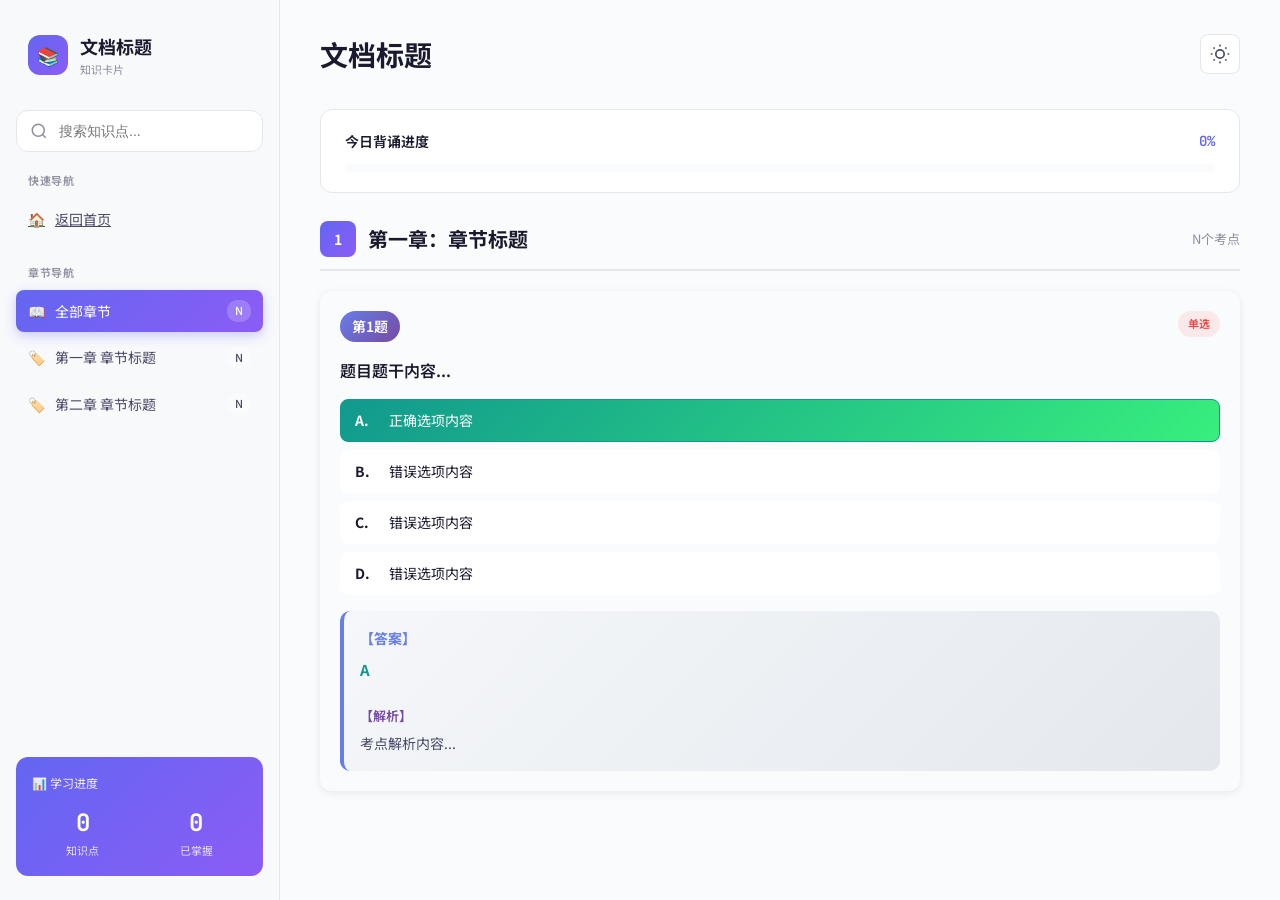
<file: docs/模板-题目解析.html>
<!DOCTYPE html>
<html lang="zh-CN">
<head>
    <meta charset="UTF-8">
    <meta name="viewport" content="width=device-width, initial-scale=1.0">
    <title>文档标题 - 知识卡片</title>
    <link rel="preconnect" href="https://fonts.googleapis.com">
    <link rel="preconnect" href="https://fonts.gstatic.com" crossorigin>
    <link href="https://fonts.googleapis.com/css2?family=Noto+Sans+SC:wght@300;400;500;700;900&family=JetBrains+Mono:wght@400;500&display=swap" rel="stylesheet">
    <link rel="stylesheet" href="../assets/css/styles.css">
    <style>
        /* 题目解析模板专用样式 */
        .question-card {
            background: var(--card-bg);
            border-radius: 12px;
            padding: 20px;
            margin-bottom: 20px;
            box-shadow: 0 2px 8px rgba(0,0,0,0.08);
            border: 1px solid var(--border-color);
        }

        .question-header {
            display: flex;
            justify-content: space-between;
            align-items: flex-start;
            margin-bottom: 16px;
            gap: 12px;
        }

        .question-number {
            background: linear-gradient(135deg, #667eea 0%, #764ba2 100%);
            color: white;
            padding: 4px 12px;
            border-radius: 20px;
            font-size: 14px;
            font-weight: 600;
            white-space: nowrap;
        }

        .question-tags {
            display: flex;
            gap: 8px;
            flex-wrap: wrap;
        }

        .question-title {
            font-size: 16px;
            font-weight: 600;
            color: var(--text-primary);
            margin-bottom: 16px;
            line-height: 1.6;
        }

        .options-list {
            margin: 12px 0;
            padding-left: 0;
            list-style: none;
        }

        .option-item {
            display: flex;
            align-items: flex-start;
            padding: 10px 14px;
            margin-bottom: 8px;
            background: var(--bg-secondary);
            border-radius: 8px;
            font-size: 14px;
            line-height: 1.5;
            border: 1px solid transparent;
            transition: all 0.2s;
        }

        .option-item:hover {
            border-color: var(--primary-color);
            background: var(--bg-hover);
        }

        .option-item.correct {
            background: linear-gradient(135deg, #11998e 0%, #38ef7d 100%);
            color: white;
            border-color: #11998e;
        }

        .option-label {
            font-weight: 700;
            margin-right: 10px;
            min-width: 24px;
        }

        .option-text {
            flex: 1;
        }

        .answer-section {
            margin-top: 16px;
            padding: 16px;
            background: linear-gradient(135deg, #f5f7fa 0%, #e4e8ec 100%);
            border-radius: 10px;
            border-left: 4px solid #667eea;
        }

        .answer-label {
            font-weight: 700;
            color: #667eea;
            margin-bottom: 8px;
            font-size: 14px;
        }

        .answer-content {
            font-size: 15px;
            color: var(--text-primary);
        }

        .answer-content strong {
            color: #11998e;
        }

        .analysis-section {
            margin-top: 12px;
            padding-top: 12px;
            border-top: 1px dashed var(--border-color);
        }

        .analysis-label {
            font-weight: 600;
            color: #764ba2;
            margin-bottom: 6px;
            font-size: 13px;
        }

        .analysis-content {
            font-size: 14px;
            color: var(--text-secondary);
            line-height: 1.6;
        }

        .key-point {
            color: #e74c3c;
            font-weight: 600;
            background: #fde8e7;
            padding: 2px 6px;
            border-radius: 4px;
        }

        /* 判断题专用样式 */
        .judgment-options {
            display: flex;
            gap: 12px;
            margin: 12px 0;
        }

        .judgment-option {
            flex: 1;
            padding: 12px 20px;
            text-align: center;
            background: var(--bg-secondary);
            border-radius: 8px;
            font-weight: 600;
            border: 2px solid transparent;
            transition: all 0.2s;
        }

        .judgment-option.correct {
            background: linear-gradient(135deg, #11998e 0%, #38ef7d 100%);
            color: white;
            border-color: #11998e;
        }

        /* 多选题专用样式 */
        .multi-select-hint {
            display: inline-block;
            background: linear-gradient(135deg, #f093fb 0%, #f5576c 100%);
            color: white;
            padding: 2px 10px;
            border-radius: 12px;
            font-size: 12px;
            font-weight: 600;
            margin-bottom: 12px;
        }
    </style>
</head>
<body>
    <div class="app-container">
        <aside class="sidebar" id="sidebar">
            <!-- Logo -->
            <div class="logo">
                <div class="logo-icon">📚</div>
                <div>
                    <div class="logo-text">文档标题</div>
                    <div class="logo-sub">知识卡片</div>
                </div>
            </div>

            <!-- 搜索框 -->
            <div class="search-container">
                <svg class="search-icon" width="18" height="18" viewBox="0 0 24 24" fill="none" stroke="currentColor" stroke-width="2">
                    <circle cx="11" cy="11" r="8"></circle>
                    <path d="m21 21-4.35-4.35"></path>
                </svg>
                <input type="text" class="search-input" placeholder="搜索知识点..." id="searchInput">
            </div>

            <!-- 快速导航 -->
            <nav class="nav-section">
                <div class="nav-title">快速导航</div>
                <a href="../index.html" class="nav-item">
                    <span>🏠</span>
                    <span>返回首页</span>
                </a>
            </nav>

            <!-- 章节导航 - 根据实际章节修改 -->
            <nav class="nav-section">
                <div class="nav-title">章节导航</div>
                <div class="nav-item active" data-chapter="all">
                    <span>📖</span>
                    <span>全部章节</span>
                    <span class="nav-item-badge">N</span>
                </div>
                <div class="nav-item" data-chapter="ch1">
                    <span>🏷️</span>
                    <span>第一章 章节标题</span>
                    <span class="nav-item-badge">N</span>
                </div>
                <div class="nav-item" data-chapter="ch2">
                    <span>🏷️</span>
                    <span>第二章 章节标题</span>
                    <span class="nav-item-badge">N</span>
                </div>
            </nav>

            <!-- 学习进度统计 -->
            <div class="stats-card">
                <div class="stats-title">📊 学习进度</div>
                <div class="stats-grid">
                    <div class="stats-item">
                        <div class="stats-number" id="totalCards">0</div>
                        <div class="stats-label">知识点</div>
                    </div>
                    <div class="stats-item">
                        <div class="stats-number" id="rememberedCards">0</div>
                        <div class="stats-label">已掌握</div>
                    </div>
                </div>
            </div>
        </aside>

        <main class="main-content">
            <!-- 顶部导航栏 -->
            <div class="topbar">
                <h1 class="page-title">文档标题</h1>
                <div class="topbar-actions">
                    <button class="icon-btn" id="toggleTheme" title="切换主题">
                        <svg width="20" height="20" viewBox="0 0 24 24" fill="none" stroke="currentColor" stroke-width="2">
                            <circle cx="12" cy="12" r="5"></circle>
                            <path d="M12 1v2M12 21v2M4.22 4.22l1.42 1.42M18.36 18.36l1.42 1.42M1 12h2M21 12h2M4.22 19.78l1.42-1.42M18.36 5.64l1.42-1.42"></path>
                        </svg>
                    </button>
                </div>
            </div>

            <!-- 进度条 -->
            <div class="progress-container">
                <div class="progress-header">
                    <span class="progress-title">今日背诵进度</span>
                    <span class="progress-percent" id="progressPercent">0%</span>
                </div>
                <div class="progress-bar">
                    <div class="progress-fill" id="progressFill"></div>
                </div>
            </div>

            <!-- 第一章 -->
            <section class="chapter-section active" data-chapter="ch1">
                <div class="chapter-header">
                    <div class="chapter-number">1</div>
                    <h2 class="chapter-title">第一章：章节标题</h2>
                    <span class="chapter-count">N个考点</span>
                </div>

                <!-- 题目解析卡片示例 -->
                <div class="question-card" data-key="q1">
                    <div class="question-header">
                        <span class="question-number">第1题</span>
                        <div class="question-tags">
                            <span class="tag tag-single">单选</span>
                        </div>
                    </div>
                    <div class="question-title">
                        题目题干内容...
                    </div>
                    <ul class="options-list">
                        <li class="option-item correct">
                            <span class="option-label">A.</span>
                            <span class="option-text">正确选项内容</span>
                        </li>
                        <li class="option-item">
                            <span class="option-label">B.</span>
                            <span class="option-text">错误选项内容</span>
                        </li>
                        <li class="option-item">
                            <span class="option-label">C.</span>
                            <span class="option-text">错误选项内容</span>
                        </li>
                        <li class="option-item">
                            <span class="option-label">D.</span>
                            <span class="option-text">错误选项内容</span>
                        </li>
                    </ul>
                    <div class="answer-section">
                        <div class="answer-label">【答案】</div>
                        <div class="answer-content">
                            <strong>A</strong>
                        </div>
                        <div class="analysis-section">
                            <div class="analysis-label">【解析】</div>
                            <div class="analysis-content">
                                考点解析内容...
                            </div>
                        </div>
                    </div>
                </div>

                <!-- 更多题目卡片... -->
            </section>

            <!-- 第二章 -->
            <section class="chapter-section" data-chapter="ch2">
                <div class="chapter-header">
                    <div class="chapter-number">2</div>
                    <h2 class="chapter-title">第二章：章节标题</h2>
                    <span class="chapter-count">N个考点</span>
                </div>

                <!-- 题目卡片... -->
            </section>
        </main>
    </div>

    <script src="../assets/js/app.js"></script>
    <script>
        // 初始化应用
        // docId: 必填，每个文档使用唯一的ID，用于区分不同文档的记忆状态
        document.addEventListener('DOMContentLoaded', function() {
            initApp({ docId: 'your-doc-id' });
        });
    </script>
</body>
</html>
</file>
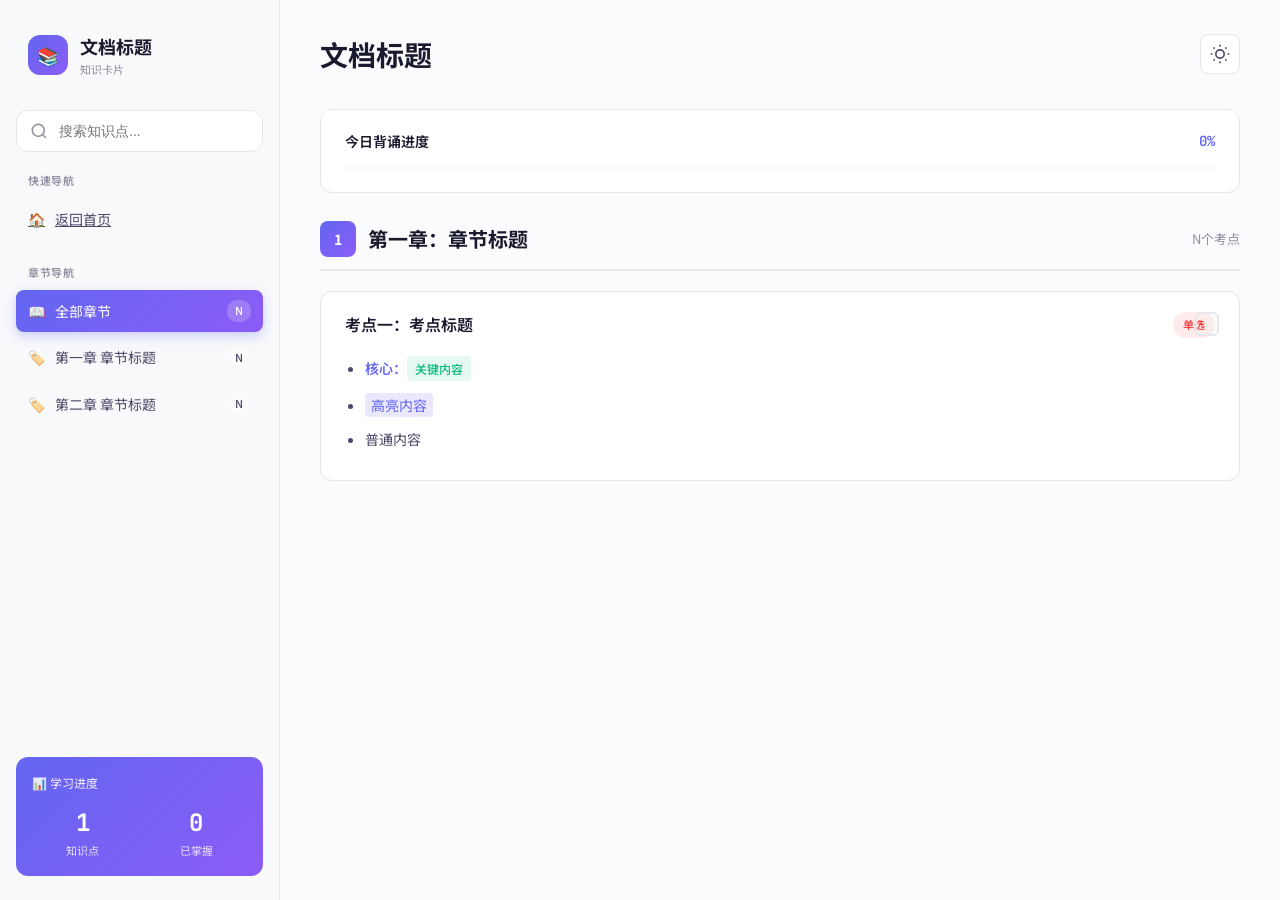
<file: docs/模板.html>
<!DOCTYPE html>
<html lang="zh-CN">
<head>
    <meta charset="UTF-8">
    <meta name="viewport" content="width=device-width, initial-scale=1.0">
    <title>文档标题 - 知识卡片</title>
    <link rel="preconnect" href="https://fonts.googleapis.com">
    <link rel="preconnect" href="https://fonts.gstatic.com" crossorigin>
    <link href="https://fonts.googleapis.com/css2?family=Noto+Sans+SC:wght@300;400;500;700;900&family=JetBrains+Mono:wght@400;500&display=swap" rel="stylesheet">
    <link rel="stylesheet" href="../assets/css/styles.css">
</head>
<body>
    <div class="app-container">
        <aside class="sidebar" id="sidebar">
            <!-- Logo -->
            <div class="logo">
                <div class="logo-icon">📚</div>
                <div>
                    <div class="logo-text">文档标题</div>
                    <div class="logo-sub">知识卡片</div>
                </div>
            </div>

            <!-- 搜索框 -->
            <div class="search-container">
                <svg class="search-icon" width="18" height="18" viewBox="0 0 24 24" fill="none" stroke="currentColor" stroke-width="2">
                    <circle cx="11" cy="11" r="8"></circle>
                    <path d="m21 21-4.35-4.35"></path>
                </svg>
                <input type="text" class="search-input" placeholder="搜索知识点..." id="searchInput">
            </div>

            <!-- 快速导航 -->
            <nav class="nav-section">
                <div class="nav-title">快速导航</div>
                <a href="../index.html" class="nav-item">
                    <span>🏠</span>
                    <span>返回首页</span>
                </a>
            </nav>

            <!-- 章节导航 - 根据实际章节修改 -->
            <nav class="nav-section">
                <div class="nav-title">章节导航</div>
                <div class="nav-item active" data-chapter="all">
                    <span>📖</span>
                    <span>全部章节</span>
                    <span class="nav-item-badge">N</span>
                </div>
                <div class="nav-item" data-chapter="ch1">
                    <span>🏷️</span>
                    <span>第一章 章节标题</span>
                    <span class="nav-item-badge">N</span>
                </div>
                <div class="nav-item" data-chapter="ch2">
                    <span>🏷️</span>
                    <span>第二章 章节标题</span>
                    <span class="nav-item-badge">N</span>
                </div>
            </nav>

            <!-- 学习进度统计 -->
            <div class="stats-card">
                <div class="stats-title">📊 学习进度</div>
                <div class="stats-grid">
                    <div class="stats-item">
                        <div class="stats-number" id="totalCards">0</div>
                        <div class="stats-label">知识点</div>
                    </div>
                    <div class="stats-item">
                        <div class="stats-number" id="rememberedCards">0</div>
                        <div class="stats-label">已掌握</div>
                    </div>
                </div>
            </div>
        </aside>

        <main class="main-content">
            <!-- 顶部导航栏 -->
            <div class="topbar">
                <h1 class="page-title">文档标题</h1>
                <div class="topbar-actions">
                    <button class="icon-btn" id="toggleTheme" title="切换主题">
                        <svg width="20" height="20" viewBox="0 0 24 24" fill="none" stroke="currentColor" stroke-width="2">
                            <circle cx="12" cy="12" r="5"></circle>
                            <path d="M12 1v2M12 21v2M4.22 4.22l1.42 1.42M18.36 18.36l1.42 1.42M1 12h2M21 12h2M4.22 19.78l1.42-1.42M18.36 5.64l1.42-1.42"></path>
                        </svg>
                    </button>
                </div>
            </div>

            <!-- 进度条 -->
            <div class="progress-container">
                <div class="progress-header">
                    <span class="progress-title">今日背诵进度</span>
                    <span class="progress-percent" id="progressPercent">0%</span>
                </div>
                <div class="progress-bar">
                    <div class="progress-fill" id="progressFill"></div>
                </div>
            </div>

            <!-- 第一章 -->
            <section class="chapter-section active" data-chapter="ch1">
                <div class="chapter-header">
                    <div class="chapter-number">1</div>
                    <h2 class="chapter-title">第一章：章节标题</h2>
                    <span class="chapter-count">N个考点</span>
                </div>

                <!-- 知识卡片示例 -->
                <div class="knowledge-card" data-key="考点key">
                    <div class="remember-checkbox" onclick="toggleRemember(this)">
                        <svg width="14" height="14" viewBox="0 0 24 24" fill="none" stroke="currentColor" stroke-width="3" style="display:none">
                            <polyline points="20 6 9 17 4 12"></polyline>
                        </svg>
                    </div>
                    <div class="card-header">
                        <h3 class="card-title">考点一：考点标题</h3>
                        <div class="card-tags">
                            <span class="tag tag-single">单选</span>
                            <!-- <span class="tag tag-multi">多选</span> -->
                            <!-- <span class="tag tag-important">重点</span> -->
                        </div>
                    </div>
                    <div class="card-content">
                        <ul>
                            <li><strong>核心：</strong><span class="key-point">关键内容</span></li>
                            <li><span class="highlight">高亮内容</span></li>
                            <li>普通内容</li>
                        </ul>
                    </div>
                </div>

                <!-- 更多知识卡片... -->
            </section>

            <!-- 第二章 -->
            <section class="chapter-section" data-chapter="ch2">
                <div class="chapter-header">
                    <div class="chapter-number">2</div>
                    <h2 class="chapter-title">第二章：章节标题</h2>
                    <span class="chapter-count">N个考点</span>
                </div>

                <!-- 知识卡片... -->
            </section>
        </main>
    </div>

    <script src="../assets/js/app.js"></script>
    <script>
        // 初始化应用
        // docId: 必填，每个文档使用唯一的ID，用于区分不同文档的记忆状态
        document.addEventListener('DOMContentLoaded', function() {
            initApp({ docId: 'your-doc-id' });
        });
    </script>
</body>
</html>
</file>
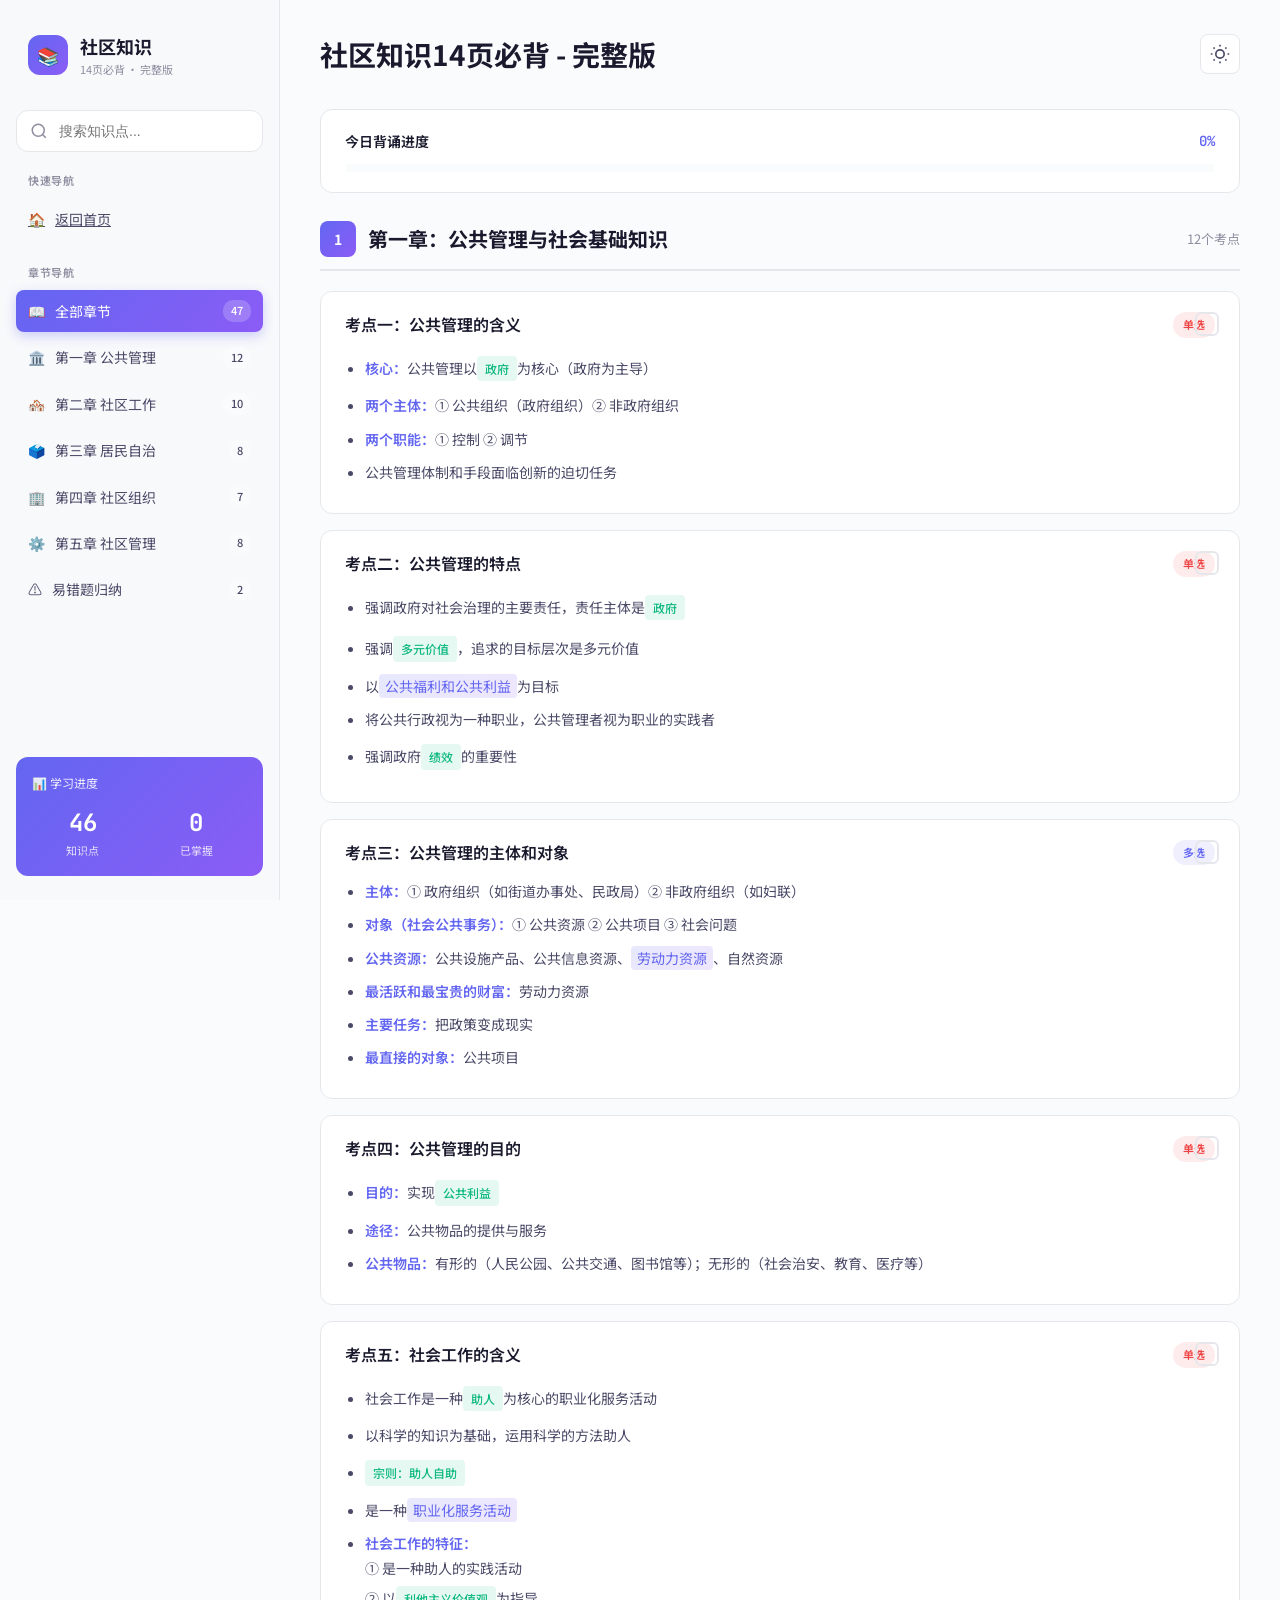
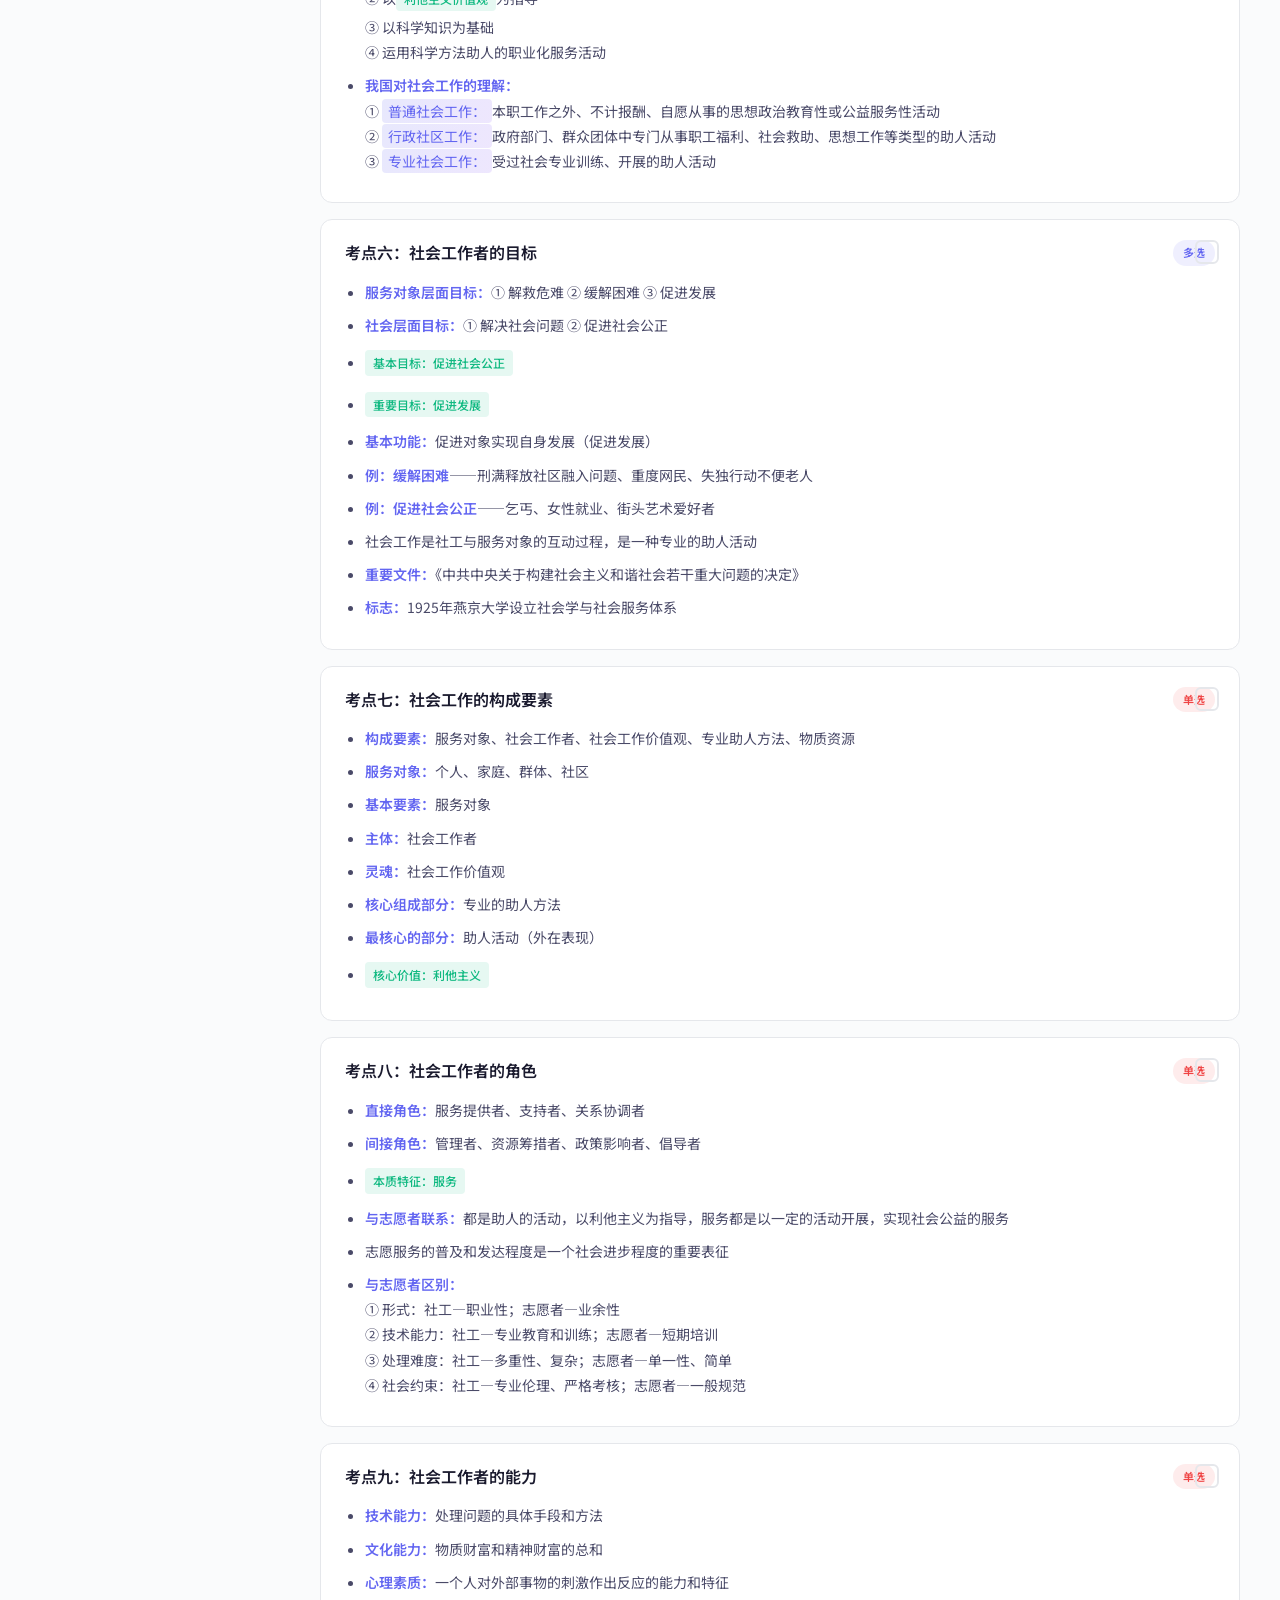
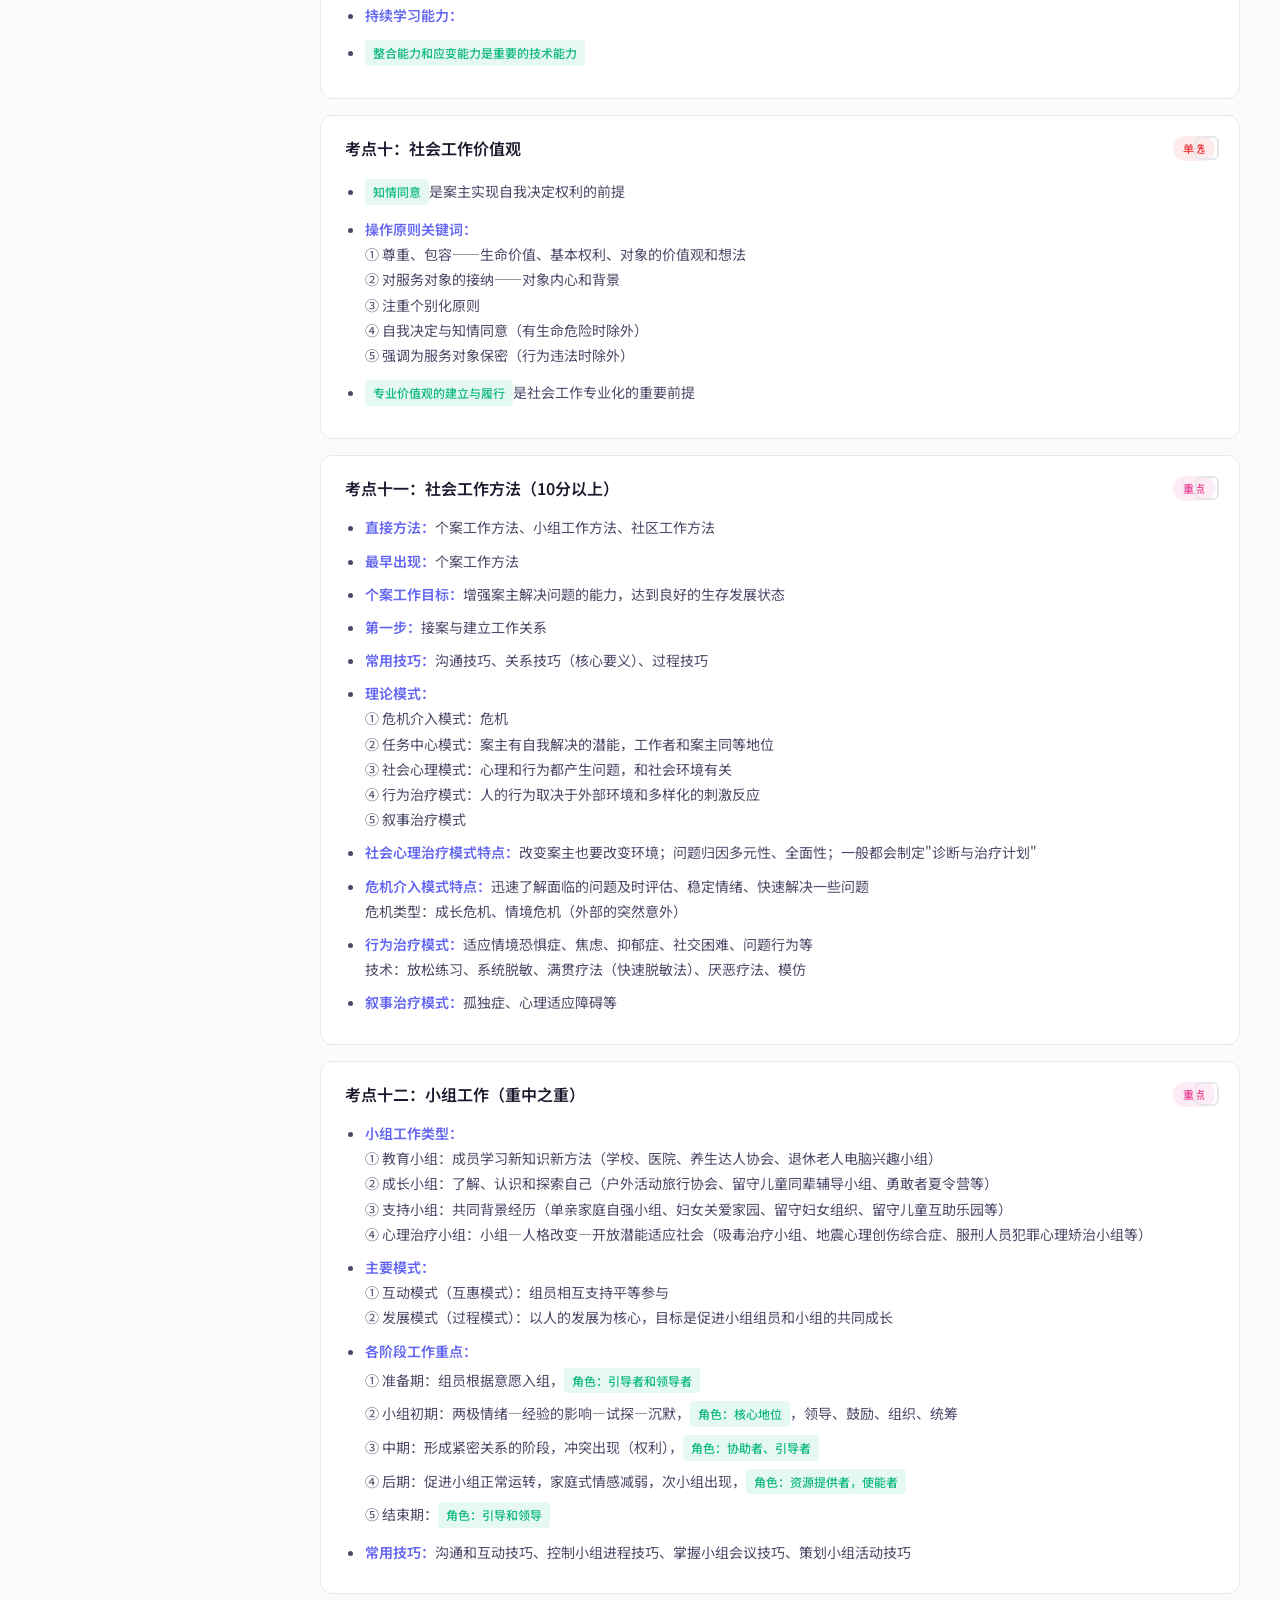
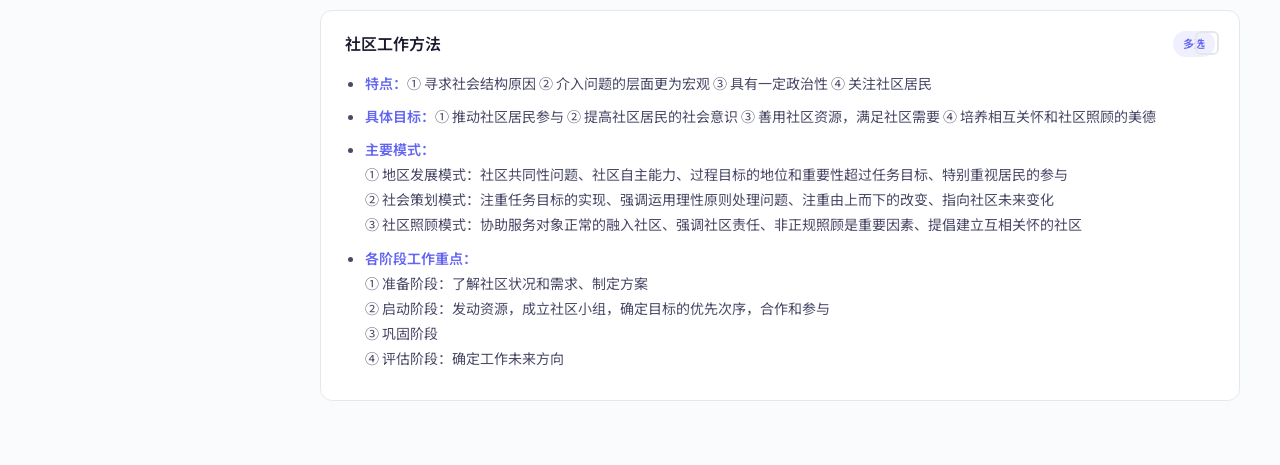
<file: docs/社区知识.html>
<!DOCTYPE html>
<html lang="zh-CN">
<head>
    <meta charset="UTF-8">
    <meta name="viewport" content="width=device-width, initial-scale=1.0">
    <title>社区知识14页必背 - 完整版</title>
    <link rel="preconnect" href="https://fonts.googleapis.com">
    <link rel="preconnect" href="https://fonts.gstatic.com" crossorigin>
    <link href="https://fonts.googleapis.com/css2?family=Noto+Sans+SC:wght@300;400;500;700;900&family=JetBrains+Mono:wght@400;500&display=swap" rel="stylesheet">
    <link rel="stylesheet" href="../assets/css/styles.css">
</head>
<body>
    <div class="app-container">
        <aside class="sidebar" id="sidebar">
            <div class="logo">
                <div class="logo-icon">📚</div>
                <div>
                    <div class="logo-text">社区知识</div>
                    <div class="logo-sub">14页必背 · 完整版</div>
                </div>
            </div>
            <div class="search-container">
                <svg class="search-icon" width="18" height="18" viewBox="0 0 24 24" fill="none" stroke="currentColor" stroke-width="2"><circle cx="11" cy="11" r="8"></circle><path d="m21 21-4.35-4.35"></path></svg>
                <input type="text" class="search-input" placeholder="搜索知识点..." id="searchInput">
            </div>
            <nav class="nav-section">
                <div class="nav-title">快速导航</div>
                <a href="../index.html" class="nav-item"><span>🏠</span><span>返回首页</span></a>
            </nav>
            <nav class="nav-section">
                <div class="nav-title">章节导航</div>
                <div class="nav-item active" data-chapter="all"><span>📖</span><span>全部章节</span><span class="nav-item-badge">47</span></div>
                <div class="nav-item" data-chapter="ch1"><span>🏛️</span><span>第一章 公共管理</span><span class="nav-item-badge">12</span></div>
                <div class="nav-item" data-chapter="ch2"><span>🏘️</span><span>第二章 社区工作</span><span class="nav-item-badge">10</span></div>
                <div class="nav-item" data-chapter="ch3"><span>🗳️</span><span>第三章 居民自治</span><span class="nav-item-badge">8</span></div>
                <div class="nav-item" data-chapter="ch4"><span>🏢</span><span>第四章 社区组织</span><span class="nav-item-badge">7</span></div>
                <div class="nav-item" data-chapter="ch5"><span>⚙️</span><span>第五章 社区管理</span><span class="nav-item-badge">8</span></div>
                <div class="nav-item" data-chapter="ch6"><span>⚠️</span><span>易错题归纳</span><span class="nav-item-badge">2</span></div>
            </nav>
            <div class="stats-card">
                <div class="stats-title">📊 学习进度</div>
                <div class="stats-grid">
                    <div class="stats-item"><div class="stats-number" id="totalCards">0</div><div class="stats-label">知识点</div></div>
                    <div class="stats-item"><div class="stats-number" id="rememberedCards">0</div><div class="stats-label">已掌握</div></div>
                </div>
            </div>
        </aside>
        <main class="main-content">
            <div class="topbar">
                <h1 class="page-title">社区知识14页必背 - 完整版</h1>
                <div class="topbar-actions">
                    <button class="icon-btn" id="toggleTheme" title="切换主题"><svg width="20" height="20" viewBox="0 0 24 24" fill="none" stroke="currentColor" stroke-width="2"><circle cx="12" cy="12" r="5"></circle><path d="M12 1v2M12 21v2M4.22 4.22l1.42 1.42M18.36 18.36l1.42 1.42M1 12h2M21 12h2M4.22 19.78l1.42-1.42M18.36 5.64l1.42-1.42"></path></svg></button>
                </div>
            </div>
            <div class="progress-container">
                <div class="progress-header"><span class="progress-title">今日背诵进度</span><span class="progress-percent" id="progressPercent">0%</span></div>
                <div class="progress-bar"><div class="progress-fill" id="progressFill"></div></div>
            </div>

            <!-- 第一章 -->
            <section class="chapter-section active" data-chapter="ch1">
                <div class="chapter-header"><div class="chapter-number">1</div><h2 class="chapter-title">第一章：公共管理与社会基础知识</h2><span class="chapter-count">12个考点</span></div>

                <div class="knowledge-card" data-key="公共管理含义">
                    <div class="remember-checkbox" onclick="toggleRemember(this)"><svg width="14" height="14" viewBox="0 0 24 24" fill="none" stroke="currentColor" stroke-width="3" style="display:none"><polyline points="20 6 9 17 4 12"></polyline></svg></div>
                    <div class="card-header"><h3 class="card-title">考点一：公共管理的含义</h3><div class="card-tags"><span class="tag tag-single">单选</span></div></div>
                    <div class="card-content">
                        <ul><li><strong>核心：</strong>公共管理以<span class="key-point">政府</span>为核心（政府为主导）</li>
                        <li><strong>两个主体：</strong>① 公共组织（政府组织）② 非政府组织</li>
                        <li><strong>两个职能：</strong>① 控制 ② 调节</li>
                        <li>公共管理体制和手段面临创新的迫切任务</li></ul>
                    </div>
                </div>

                <div class="knowledge-card" data-key="公共管理特点">
                    <div class="remember-checkbox" onclick="toggleRemember(this)"><svg width="14" height="14" viewBox="0 0 24 24" fill="none" stroke="currentColor" stroke-width="3" style="display:none"><polyline points="20 6 9 17 4 12"></polyline></svg></div>
                    <div class="card-header"><h3 class="card-title">考点二：公共管理的特点</h3><div class="card-tags"><span class="tag tag-single">单选</span></div></div>
                    <div class="card-content">
                        <ul><li>强调政府对社会治理的主要责任，责任主体是<span class="key-point">政府</span></li>
                        <li>强调<span class="key-point">多元价值</span>，追求的目标层次是多元价值</li>
                        <li>以<span class="highlight">公共福利和公共利益</span>为目标</li>
                        <li>将公共行政视为一种职业，公共管理者视为职业的实践者</li>
                        <li>强调政府<span class="key-point">绩效</span>的重要性</li></ul>
                    </div>
                </div>

                <div class="knowledge-card" data-key="公共管理主体对象">
                    <div class="remember-checkbox" onclick="toggleRemember(this)"><svg width="14" height="14" viewBox="0 0 24 24" fill="none" stroke="currentColor" stroke-width="3" style="display:none"><polyline points="20 6 9 17 4 12"></polyline></svg></div>
                    <div class="card-header"><h3 class="card-title">考点三：公共管理的主体和对象</h3><div class="card-tags"><span class="tag tag-multi">多选</span></div></div>
                    <div class="card-content">
                        <ul><li><strong>主体：</strong>① 政府组织（如街道办事处、民政局）② 非政府组织（如妇联）</li>
                        <li><strong>对象（社会公共事务）：</strong>① 公共资源 ② 公共项目 ③ 社会问题</li>
                        <li><strong>公共资源：</strong>公共设施产品、公共信息资源、<span class="highlight">劳动力资源</span>、自然资源</li>
                        <li><strong>最活跃和最宝贵的财富：</strong>劳动力资源</li>
                        <li><strong>主要任务：</strong>把政策变成现实</li>
                        <li><strong>最直接的对象：</strong>公共项目</li></ul>
                    </div>
                </div>

                <div class="knowledge-card" data-key="公共管理目的">
                    <div class="remember-checkbox" onclick="toggleRemember(this)"><svg width="14" height="14" viewBox="0 0 24 24" fill="none" stroke="currentColor" stroke-width="3" style="display:none"><polyline points="20 6 9 17 4 12"></polyline></svg></div>
                    <div class="card-header"><h3 class="card-title">考点四：公共管理的目的</h3><div class="card-tags"><span class="tag tag-single">单选</span></div></div>
                    <div class="card-content">
                        <ul><li><strong>目的：</strong>实现<span class="key-point">公共利益</span></li>
                        <li><strong>途径：</strong>公共物品的提供与服务</li>
                        <li><strong>公共物品：</strong>有形的（人民公园、公共交通、图书馆等）；无形的（社会治安、教育、医疗等）</li></ul>
                    </div>
                </div>

                <div class="knowledge-card" data-key="社会工作含义">
                    <div class="remember-checkbox" onclick="toggleRemember(this)"><svg width="14" height="14" viewBox="0 0 24 24" fill="none" stroke="currentColor" stroke-width="3" style="display:none"><polyline points="20 6 9 17 4 12"></polyline></svg></div>
                    <div class="card-header"><h3 class="card-title">考点五：社会工作的含义</h3><div class="card-tags"><span class="tag tag-single">单选</span></div></div>
                    <div class="card-content">
                        <ul><li>社会工作是一种<span class="key-point">助人</span>为核心的职业化服务活动</li>
                        <li>以科学的知识为基础，运用科学的方法助人</li>
                        <li><strong class="key-point">宗则：助人自助</strong></li>
                        <li>是一种<span class="highlight">职业化服务活动</span></li>
                        <li><strong>社会工作的特征：</strong>
                            <br>① 是一种助人的实践活动
                            <br>② 以<span class="key-point">利他主义价值观</span>为指导
                            <br>③ 以科学知识为基础
                            <br>④ 运用科学方法助人的职业化服务活动</li>
                        <li><strong>我国对社会工作的理解：</strong>
                            <br>① <span class="highlight">普通社会工作：</span>本职工作之外、不计报酬、自愿从事的思想政治教育性或公益服务性活动
                            <br>② <span class="highlight">行政社区工作：</span>政府部门、群众团体中专门从事职工福利、社会救助、思想工作等类型的助人活动
                            <br>③ <span class="highlight">专业社会工作：</span>受过社会专业训练、开展的助人活动</li></ul>
                    </div>
                </div>

                <div class="knowledge-card" data-key="社会工作者目标">
                    <div class="remember-checkbox" onclick="toggleRemember(this)"><svg width="14" height="14" viewBox="0 0 24 24" fill="none" stroke="currentColor" stroke-width="3" style="display:none"><polyline points="20 6 9 17 4 12"></polyline></svg></div>
                    <div class="card-header"><h3 class="card-title">考点六：社会工作者的目标</h3><div class="card-tags"><span class="tag tag-multi">多选</span></div></div>
                    <div class="card-content">
                        <ul><li><strong>服务对象层面目标：</strong>① 解救危难 ② 缓解困难 ③ 促进发展</li>
                        <li><strong>社会层面目标：</strong>① 解决社会问题 ② 促进社会公正</li>
                        <li><span class="key-point">基本目标：促进社会公正</span></li>
                        <li><span class="key-point">重要目标：促进发展</span></li>
                        <li><strong>基本功能：</strong>促进对象实现自身发展（促进发展）</li>
                        <li><strong>例：缓解困难</strong>——刑满释放社区融入问题、重度网民、失独行动不便老人</li>
                        <li><strong>例：促进社会公正</strong>——乞丐、女性就业、街头艺术爱好者</li>
                        <li>社会工作是社工与服务对象的互动过程，是一种专业的助人活动</li>
                        <li><strong>重要文件：</strong>《中共中央关于构建社会主义和谐社会若干重大问题的决定》</li>
                        <li><strong>标志：</strong>1925年燕京大学设立社会学与社会服务体系</li></ul>
                    </div>
                </div>

                <div class="knowledge-card" data-key="社会工作要素">
                    <div class="remember-checkbox" onclick="toggleRemember(this)"><svg width="14" height="14" viewBox="0 0 24 24" fill="none" stroke="currentColor" stroke-width="3" style="display:none"><polyline points="20 6 9 17 4 12"></polyline></svg></div>
                    <div class="card-header"><h3 class="card-title">考点七：社会工作的构成要素</h3><div class="card-tags"><span class="tag tag-single">单选</span></div></div>
                    <div class="card-content">
                        <ul><li><strong>构成要素：</strong>服务对象、社会工作者、社会工作价值观、专业助人方法、物质资源</li>
                        <li><strong>服务对象：</strong>个人、家庭、群体、社区</li>
                        <li><strong>基本要素：</strong>服务对象</li>
                        <li><strong>主体：</strong>社会工作者</li>
                        <li><strong>灵魂：</strong>社会工作价值观</li>
                        <li><strong>核心组成部分：</strong>专业的助人方法</li>
                        <li><strong>最核心的部分：</strong>助人活动（外在表现）</li>
                        <li><span class="key-point">核心价值：利他主义</span></li></ul>
                    </div>
                </div>

                <div class="knowledge-card" data-key="社会工作者角色">
                    <div class="remember-checkbox" onclick="toggleRemember(this)"><svg width="14" height="14" viewBox="0 0 24 24" fill="none" stroke="currentColor" stroke-width="3" style="display:none"><polyline points="20 6 9 17 4 12"></polyline></svg></div>
                    <div class="card-header"><h3 class="card-title">考点八：社会工作者的角色</h3><div class="card-tags"><span class="tag tag-single">单选</span></div></div>
                    <div class="card-content">
                        <ul><li><strong>直接角色：</strong>服务提供者、支持者、关系协调者</li>
                        <li><strong>间接角色：</strong>管理者、资源筹措者、政策影响者、倡导者</li>
                        <li><span class="key-point">本质特征：服务</span></li>
                        <li><strong>与志愿者联系：</strong>都是助人的活动，以利他主义为指导，服务都是以一定的活动开展，实现社会公益的服务</li>
                        <li>志愿服务的普及和发达程度是一个社会进步程度的重要表征</li>
                        <li><strong>与志愿者区别：</strong>
                            <br>① 形式：社工—职业性；志愿者—业余性
                            <br>② 技术能力：社工—专业教育和训练；志愿者—短期培训
                            <br>③ 处理难度：社工—多重性、复杂；志愿者—单一性、简单
                            <br>④ 社会约束：社工—专业伦理、严格考核；志愿者—一般规范</li></ul>
                    </div>
                </div>

                <div class="knowledge-card" data-key="社会工作者能力">
                    <div class="remember-checkbox" onclick="toggleRemember(this)"><svg width="14" height="14" viewBox="0 0 24 24" fill="none" stroke="currentColor" stroke-width="3" style="display:none"><polyline points="20 6 9 17 4 12"></polyline></svg></div>
                    <div class="card-header"><h3 class="card-title">考点九：社会工作者的能力</h3><div class="card-tags"><span class="tag tag-single">单选</span></div></div>
                    <div class="card-content">
                        <ul><li><strong>技术能力：</strong>处理问题的具体手段和方法</li>
                        <li><strong>文化能力：</strong>物质财富和精神财富的总和</li>
                        <li><strong>心理素质：</strong>一个人对外部事物的刺激作出反应的能力和特征</li>
                        <li><strong>持续学习能力：</strong></li>
                        <li><span class="key-point">整合能力和应变能力是重要的技术能力</span></li></ul>
                    </div>
                </div>

                <div class="knowledge-card" data-key="社会工作价值观">
                    <div class="remember-checkbox" onclick="toggleRemember(this)"><svg width="14" height="14" viewBox="0 0 24 24" fill="none" stroke="currentColor" stroke-width="3" style="display:none"><polyline points="20 6 9 17 4 12"></polyline></svg></div>
                    <div class="card-header"><h3 class="card-title">考点十：社会工作价值观</h3><div class="card-tags"><span class="tag tag-single">单选</span></div></div>
                    <div class="card-content">
                        <ul><li><span class="key-point">知情同意</span>是案主实现自我决定权利的前提</li>
                        <li><strong>操作原则关键词：</strong>
                            <br>① 尊重、包容——生命价值、基本权利、对象的价值观和想法
                            <br>② 对服务对象的接纳——对象内心和背景
                            <br>③ 注重个别化原则
                            <br>④ 自我决定与知情同意（有生命危险时除外）
                            <br>⑤ 强调为服务对象保密（行为违法时除外）</li>
                        <li><span class="key-point">专业价值观的建立与履行</span>是社会工作专业化的重要前提</li></ul>
                    </div>
                </div>

                <div class="knowledge-card" data-key="社会工作方法">
                    <div class="remember-checkbox" onclick="toggleRemember(this)"><svg width="14" height="14" viewBox="0 0 24 24" fill="none" stroke="currentColor" stroke-width="3" style="display:none"><polyline points="20 6 9 17 4 12"></polyline></svg></div>
                    <div class="card-header"><h3 class="card-title">考点十一：社会工作方法（10分以上）</h3><div class="card-tags"><span class="tag tag-important">重点</span></div></div>
                    <div class="card-content">
                        <ul><li><strong>直接方法：</strong>个案工作方法、小组工作方法、社区工作方法</li>
                        <li><strong>最早出现：</strong>个案工作方法</li>
                        <li><strong>个案工作目标：</strong>增强案主解决问题的能力，达到良好的生存发展状态</li>
                        <li><strong>第一步：</strong>接案与建立工作关系</li>
                        <li><strong>常用技巧：</strong>沟通技巧、关系技巧（核心要义）、过程技巧</li>
                        <li><strong>理论模式：</strong>
                            <br>① 危机介入模式：危机
                            <br>② 任务中心模式：案主有自我解决的潜能，工作者和案主同等地位
                            <br>③ 社会心理模式：心理和行为都产生问题，和社会环境有关
                            <br>④ 行为治疗模式：人的行为取决于外部环境和多样化的刺激反应
                            <br>⑤ 叙事治疗模式</li>
                        <li><strong>社会心理治疗模式特点：</strong>改变案主也要改变环境；问题归因多元性、全面性；一般都会制定"诊断与治疗计划"</li>
                        <li><strong>危机介入模式特点：</strong>迅速了解面临的问题及时评估、稳定情绪、快速解决一些问题
                            <br>危机类型：成长危机、情境危机（外部的突然意外）</li>
                        <li><strong>行为治疗模式：</strong>适应情境恐惧症、焦虑、抑郁症、社交困难、问题行为等
                            <br>技术：放松练习、系统脱敏、满贯疗法（快速脱敏法）、厌恶疗法、模仿</li>
                        <li><strong>叙事治疗模式：</strong>孤独症、心理适应障碍等</li></ul>
                    </div>
                </div>

                <div class="knowledge-card" data-key="小组工作">
                    <div class="remember-checkbox" onclick="toggleRemember(this)"><svg width="14" height="14" viewBox="0 0 24 24" fill="none" stroke="currentColor" stroke-width="3" style="display:none"><polyline points="20 6 9 17 4 12"></polyline></svg></div>
                    <div class="card-header"><h3 class="card-title">考点十二：小组工作（重中之重）</h3><div class="card-tags"><span class="tag tag-important">重点</span></div></div>
                    <div class="card-content">
                        <ul><li><strong>小组工作类型：</strong>
                            <br>① 教育小组：成员学习新知识新方法（学校、医院、养生达人协会、退休老人电脑兴趣小组）
                            <br>② 成长小组：了解、认识和探索自己（户外活动旅行协会、留守儿童同辈辅导小组、勇敢者夏令营等）
                            <br>③ 支持小组：共同背景经历（单亲家庭自强小组、妇女关爱家园、留守妇女组织、留守儿童互助乐园等）
                            <br>④ 心理治疗小组：小组—人格改变—开放潜能适应社会（吸毒治疗小组、地震心理创伤综合症、服刑人员犯罪心理矫治小组等）</li>
                        <li><strong>主要模式：</strong>
                            <br>① 互动模式（互惠模式）：组员相互支持平等参与
                            <br>② 发展模式（过程模式）：以人的发展为核心，目标是促进小组组员和小组的共同成长</li>
                        <li><strong>各阶段工作重点：</strong>
                            <br>① 准备期：组员根据意愿入组，<span class="key-point">角色：引导者和领导者</span>
                            <br>② 小组初期：两极情绪—经验的影响—试探—沉默，<span class="key-point">角色：核心地位</span>，领导、鼓励、组织、统筹
                            <br>③ 中期：形成紧密关系的阶段，冲突出现（权利），<span class="key-point">角色：协助者、引导者</span>
                            <br>④ 后期：促进小组正常运转，家庭式情感减弱，次小组出现，<span class="key-point">角色：资源提供者，使能者</span>
                            <br>⑤ 结束期：<span class="key-point">角色：引导和领导</span></li>
                        <li><strong>常用技巧：</strong>沟通和互动技巧、控制小组进程技巧、掌握小组会议技巧、策划小组活动技巧</li></ul>
                    </div>
                </div>

                <div class="knowledge-card" data-key="社区工作方法">
                    <div class="remember-checkbox" onclick="toggleRemember(this)"><svg width="14" height="14" viewBox="0 0 24 24" fill="none" stroke="currentColor" stroke-width="3" style="display:none"><polyline points="20 6 9 17 4 12"></polyline></svg></div>
                    <div class="card-header"><h3 class="card-title">社区工作方法</h3><div class="card-tags"><span class="tag tag-multi">多选</span></div></div>
                    <div class="card-content">
                        <ul><li><strong>特点：</strong>① 寻求社会结构原因 ② 介入问题的层面更为宏观 ③ 具有一定政治性 ④ 关注社区居民</li>
                        <li><strong>具体目标：</strong>① 推动社区居民参与 ② 提高社区居民的社会意识 ③ 善用社区资源，满足社区需要 ④ 培养相互关怀和社区照顾的美德</li>
                        <li><strong>主要模式：</strong>
                            <br>① 地区发展模式：社区共同性问题、社区自主能力、过程目标的地位和重要性超过任务目标、特别重视居民的参与
                            <br>② 社会策划模式：注重任务目标的实现、强调运用理性原则处理问题、注重由上而下的改变、指向社区未来变化
                            <br>③ 社区照顾模式：协助服务对象正常的融入社区、强调社区责任、非正规照顾是重要因素、提倡建立互相关怀的社区</li>
                        <li><strong>各阶段工作重点：</strong>
                            <br>① 准备阶段：了解社区状况和需求、制定方案
                            <br>② 启动阶段：发动资源，成立社区小组，确定目标的优先次序，合作和参与
                            <br>③ 巩固阶段
                            <br>④ 评估阶段：确定工作未来方向</li></ul>
                    </div>
                </div>
            </section>

            <!-- 第二章 -->
            <section class="chapter-section" data-chapter="ch2">
                <div class="chapter-header"><div class="chapter-number">2</div><h2 class="chapter-title">第二章：社区工作知识</h2><span class="chapter-count">10个考点</span></div>

                <div class="knowledge-card" data-key="社区建设背景">
                    <div class="remember-checkbox" onclick="toggleRemember(this)"><svg width="14" height="14" viewBox="0 0 24 24" fill="none" stroke="currentColor" stroke-width="3" style="display:none"><polyline points="20 6 9 17 4 12"></polyline></svg></div>
                    <div class="card-header"><h3 class="card-title">考点一：社区建设的背景</h3><div class="card-tags"><span class="tag tag-single">单选</span></div></div>
                    <div class="card-content">
                        <ul><li>20世纪中期社会学家对现代城市管理研究时提出的新概念</li>
                        <li><span class="key-point">1991年：</span>提出社区建设的概念</li>
                        <li><span class="key-point">1992年：</span>民政部、中国基金会—杭州—全国城市社区建设理论研讨会</li>
                        <li><span class="key-point">1989年：</span>《城居组织法》第一次提出"社区服务"概念</li>
                        <li><span class="key-point">1987年：</span>武汉—民政部—全国城市社区服务工作座谈会—揭开社区服务序幕</li>
                        <li><span class="key-point">1999年：</span>民政部—全国选26个城区进行社区建设实验
                            <br>上海—行政主导型；沈阳—自治型；江汉—合作型</li>
                        <li><span class="key-point">2006年：</span>十六届六中全会—第一次明确社区建设的方针和政策</li>
                        <li><span class="key-point">2010年：</span>《中办加强改进居委建设工作意见》—明确居委的主要职责</li>
                        <li><strong>社区建设含义：</strong>形成社区党建为核心，社区居民自治组织为主体，中介组织或民间组织为补充的社区建设和发展道路</li></ul>
                    </div>
                </div>

                <div class="knowledge-card" data-key="社区建设目标">
                    <div class="remember-checkbox" onclick="toggleRemember(this)"><svg width="14" height="14" viewBox="0 0 24 24" fill="none" stroke="currentColor" stroke-width="3" style="display:none"><polyline points="20 6 9 17 4 12"></polyline></svg></div>
                    <div class="card-header"><h3 class="card-title">考点二：社区建设的目标</h3><div class="card-tags"><span class="tag tag-single">单选</span></div></div>
                    <div class="card-content"><ul><li>提高成员生活水平和生活质量</li></ul></div>
                </div>

                <div class="knowledge-card" data-key="社区建设特点">
                    <div class="remember-checkbox" onclick="toggleRemember(this)"><svg width="14" height="14" viewBox="0 0 24 24" fill="none" stroke="currentColor" stroke-width="3" style="display:none"><polyline points="20 6 9 17 4 12"></polyline></svg></div>
                    <div class="card-header"><h3 class="card-title">考点三：社区建设的特点</h3><div class="card-tags"><span class="tag tag-multi">多选</span></div></div>
                    <div class="card-content">
                        <ul><li><strong>特点：</strong><span class="highlight">社会性、群众性、地域性、综合性、多样性（计划性）</span></li>
                        <li><strong>社会性：</strong>建设参与主体的多元性</li>
                        <li><strong>群众性：</strong>实现居民的根本利益，满足需求是社区建设的出发点和立足点，形成社区意识，这是社区建设的动力</li>
                        <li><strong>地域性：</strong>区域共同体</li>
                        <li><strong>综合性：</strong>建设内容+资源整合，"民政搭台，大家唱戏"</li>
                        <li><strong>多样性：</strong>社区主体、对象、内容、形式多样</li></ul>
                    </div>
                </div>

                <div class="knowledge-card" data-key="社区建设功能">
                    <div class="remember-checkbox" onclick="toggleRemember(this)"><svg width="14" height="14" viewBox="0 0 24 24" fill="none" stroke="currentColor" stroke-width="3" style="display:none"><polyline points="20 6 9 17 4 12"></polyline></svg></div>
                    <div class="card-header"><h3 class="card-title">考点四：社区建设</h3><div class="card-tags"><span class="tag tag-multi">多选</span></div></div>
                    <div class="card-content">
                        <ul><li><strong>功能：</strong>① 管理协调功能 ② 社区服务功能 ③ 社会治安综合治理功能 ④ 医疗保健计生服务功能 ⑤ 环境维护功能 ⑥ 文体教育功能 ⑦ 社会保障功能</li>
                        <li><strong>地位：</strong>大力推进城市社区建设</li>
                        <li><strong>主要内容：</strong>社区组织、社区服务、社区卫生、社区文化、社区环境、社区治理</li>
                        <li><strong>四进社区：</strong><span class="key-point">科教、文体、法律、卫生</span></li></ul>
                    </div>
                </div>

                <div class="knowledge-card" data-key="街道办事处">
                    <div class="remember-checkbox" onclick="toggleRemember(this)"><svg width="14" height="14" viewBox="0 0 24 24" fill="none" stroke="currentColor" stroke-width="3" style="display:none"><polyline points="20 6 9 17 4 12"></polyline></svg></div>
                    <div class="card-header"><h3 class="card-title">考点五：街道办事处</h3><div class="card-tags"><span class="tag tag-single">单选</span></div></div>
                    <div class="card-content">
                        <ul><li><span class="key-point">辖区内最高权力机构</span></li>
                        <li><strong>工作职能：</strong>
                            <br>对上：① 宣传、贯彻、执行党的路线、方针、政策和国家的法律、法规 ⑨ 完成市、区政府交办的其他事务
                            <br>对辖区：② 开展社会主义精神文明建设 ③ 社会治安综合治理 ④ 民政福利工作 ⑤ 市政建设和管理 ⑥ 社区服务 ⑦ 人口与计划生育
                            <br>对相关方：⑧ 指导居委会的工作</li></ul>
                    </div>
                </div>

                <div class="knowledge-card" data-key="社区建设原则">
                    <div class="remember-checkbox" onclick="toggleRemember(this)"><svg width="14" height="14" viewBox="0 0 24 24" fill="none" stroke="currentColor" stroke-width="3" style="display:none"><polyline points="20 6 9 17 4 12"></polyline></svg></div>
                    <div class="card-header"><h3 class="card-title">考点六：社区建设的基本原则</h3><div class="card-tags"><span class="tag tag-important">理解性</span></div></div>
                    <div class="card-content">
                        <ul><li>① <span class="key-point">以人为本，服务居民</span></li>
                        <li>② <span class="key-point">资源共享，共驻共建</span></li>
                        <li>③ 扩大民主，居民自治</li>
                        <li>④ <span class="key-point">因地制宜，循序渐进</span></li></ul>
                    </div>
                </div>

                <div class="knowledge-card" data-key="社区建设目标2">
                    <div class="remember-checkbox" onclick="toggleRemember(this)"><svg width="14" height="14" viewBox="0 0 24 24" fill="none" stroke="currentColor" stroke-width="3" style="display:none"><polyline points="20 6 9 17 4 12"></polyline></svg></div>
                    <div class="card-header"><h3 class="card-title">考点七：社区建设目标</h3><div class="card-tags"><span class="tag tag-multi">多选</span></div></div>
                    <div class="card-content">
                        <ul><li><strong>基本目标：</strong><span class="key-point">管理有序、服务完善、文明祥和</span></li>
                        <li><strong>主要目标：</strong>以拓展社区服务为龙头</li></ul>
                    </div>
                </div>

                <div class="knowledge-card" data-key="社区建设任务">
                    <div class="remember-checkbox" onclick="toggleRemember(this)"><svg width="14" height="14" viewBox="0 0 24 24" fill="none" stroke="currentColor" stroke-width="3" style="display:none"><polyline points="20 6 9 17 4 12"></polyline></svg></div>
                    <div class="card-header"><h3 class="card-title">考点八：社区建设的主要任务</h3><div class="card-tags"><span class="tag tag-multi">多选</span></div></div>
                    <div class="card-content">
                        <ul><li>① <span class="highlight">拓展社区服务</span></li>
                        <li>② <span class="highlight">发展社区卫生</span></li>
                        <li>③ <span class="highlight">繁荣社区文化</span></li>
                        <li>④ <span class="highlight">美化社区环境</span></li>
                        <li>⑤ <span class="highlight">加强社会治安</span></li></ul>
                    </div>
                </div>

                <div class="knowledge-card" data-key="社区治理">
                    <div class="remember-checkbox" onclick="toggleRemember(this)"><svg width="14" height="14" viewBox="0 0 24 24" fill="none" stroke="currentColor" stroke-width="3" style="display:none"><polyline points="20 6 9 17 4 12"></polyline></svg></div>
                    <div class="card-header"><h3 class="card-title">考点九：社区治理</h3><div class="card-tags"><span class="tag tag-single">单选</span></div></div>
                    <div class="card-content">
                        <ul><li><span class="key-point">2014年，习总强调：</span>"加强和创新社会治理，关键在体制创新，核心是人，社会治理的重点必须落到城乡社区。"</li>
                        <li><strong>特征：</strong>治理主体的多元性、治理方式的多向性、治理目标的多重性、治理内容的多样性</li></ul>
                    </div>
                </div>

                <div class="knowledge-card" data-key="社区治理探索">
                    <div class="remember-checkbox" onclick="toggleRemember(this)"><svg width="14" height="14" viewBox="0 0 24 24" fill="none" stroke="currentColor" stroke-width="3" style="display:none"><polyline points="20 6 9 17 4 12"></polyline></svg></div>
                    <div class="card-header"><h3 class="card-title">考点十：各地创新社区治理的初步探索</h3><div class="card-tags"><span class="tag tag-important">理解性</span></div></div>
                    <div class="card-content">
                        <ul><li><strong>江苏太仓："政社互动"实践</strong>——减负+合作，<span class="key-point">两份清单、政社分开</span>
                            <br>做法：两份清单、政社分开；建立契约，政社合作（政府购买服务）；双向评估，政社互动；"三社联动"</li>
                        <li><strong>厦门："美丽厦门共同缔造"实践</strong>——主体参与，公共精神</li>
                        <li><strong>上海："信息平台建设"实践</strong>——天、地网融合</li>
                        <li><strong>北京：</strong>社区网格化管理将增民政服务</li>
                        <li><strong>深圳：</strong>成立首个社区工作站</li>
                        <li><strong>国外经验：</strong>社区呈现民主化、组织化、市场化、多元化</li>
                        <li><strong>新加坡：</strong>政府统筹管理，在社区治理和建设中起主导作用</li>
                        <li><strong>重点工作：</strong>① 促进基层政府职能转变 ② 完善居民自治机制 ③ 推进基层民主协商 ④ 激发社区组织活力 ⑤ 健全社区服务机制 ⑥ 构建多元参与机制</li></ul>
                    </div>
                </div>
            </section>

            <!-- 第三章 -->
            <section class="chapter-section" data-chapter="ch3">
                <div class="chapter-header"><div class="chapter-number">3</div><h2 class="chapter-title">第三章：社区居民自治</h2><span class="chapter-count">8个考点</span></div>

                <div class="knowledge-card" data-key="政治制度">
                    <div class="remember-checkbox" onclick="toggleRemember(this)"><svg width="14" height="14" viewBox="0 0 24 24" fill="none" stroke="currentColor" stroke-width="3" style="display:none"><polyline points="20 6 9 17 4 12"></polyline></svg></div>
                    <div class="card-header"><h3 class="card-title">考点一、二：我国的政治制度</h3><div class="card-tags"><span class="tag tag-multi">多选</span></div></div>
                    <div class="card-content">
                        <ul><li><span class="key-point">根本政治制度：人民代表大会制度</span></li>
                        <li><strong>基本政治制度：</strong>
                            <br>① 政党制度（多党合作，政治协商）
                            <br>② 基层群众自治制度（党的十七大明确提出）
                            <br>③ 民族区域自治制度</li></ul>
                    </div>
                </div>

                <div class="knowledge-card" data-key="居民自治要素">
                    <div class="remember-checkbox" onclick="toggleRemember(this)"><svg width="14" height="14" viewBox="0 0 24 24" fill="none" stroke="currentColor" stroke-width="3" style="display:none"><polyline points="20 6 9 17 4 12"></polyline></svg></div>
                    <div class="card-header"><h3 class="card-title">考点三：社区居民自治的基本要素</h3><div class="card-tags"><span class="tag tag-single">单选</span></div></div>
                    <div class="card-content">
                        <ul><li><strong>基本要素：</strong>① 自治区域：活动范围 ② 自治组织：物质依托或组织基础 ③ 自治事权：自治的关键所在</li>
                        <li><strong>自治事物：</strong>① 财产自治 ② 财务自治 ③ 人事自治 ④ 管理自治 ⑤ 教育自治 ⑥ 服务自治</li>
                        <li><strong>基层群众性的自治组织：</strong>居民委员会或者村民委员会</li></ul>
                    </div>
                </div>

                <div class="knowledge-card" data-key="居委会自治权">
                    <div class="remember-checkbox" onclick="toggleRemember(this)"><svg width="14" height="14" viewBox="0 0 24 24" fill="none" stroke="currentColor" stroke-width="3" style="display:none"><polyline points="20 6 9 17 4 12"></polyline></svg></div>
                    <div class="card-header"><h3 class="card-title">考点四：社区居民委员会的自治权</h3><div class="card-tags"><span class="tag tag-important">高频</span></div></div>
                    <div class="card-content">
                        <ul><li><strong>居委会性质：</strong>群众性自治组织（<span class="key-point">三个自我</span>：自我管理、自我教育、自我服务、自我监督）</li>
                        <li><strong>居民满足的两个条件：</strong>身份+居住条件</li>
                        <li><strong>四个民主：</strong>
                            <br>① 民主选举—<span class="highlight">前提和基础</span>
                            <br>② 民主决策—<span class="highlight">关键和核心</span>
                            <br>③ 民主管理—<span class="highlight">举措</span>
                            <br>④ 民主监督—<span class="highlight">保障</span></li>
                        <li><strong>主要规范：</strong>① 依法自治 ② 党领导下的自治 ③ 政府指导下的自治</li></ul>
                    </div>
                </div>

                <div class="knowledge-card" data-key="居民自治特点">
                    <div class="remember-checkbox" onclick="toggleRemember(this)"><svg width="14" height="14" viewBox="0 0 24 24" fill="none" stroke="currentColor" stroke-width="3" style="display:none"><polyline points="20 6 9 17 4 12"></polyline></svg></div>
                    <div class="card-header"><h3 class="card-title">考点五：社区居民自治的特点和特性</h3><div class="card-tags"><span class="tag tag-important">重点</span></div></div>
                    <div class="card-content">
                        <ul><li><strong>特点：</strong>① 非政府，非派出机构，不向国家承担财务责任 ② 负责人不属于国家公职人员，由全体成员选举产生 ③ 对象和主体是全体居民 ④ 限于基层的社会生活 ⑤ 实现三个自我，办理好公益性事业和公共事务</li>
                        <li><strong>特性：</strong>直接性、有限性、民主性</li></ul>
                    </div>
                </div>

                <div class="knowledge-card" data-key="居民自治会议">
                    <div class="remember-checkbox" onclick="toggleRemember(this)"><svg width="14" height="14" viewBox="0 0 24 24" fill="none" stroke="currentColor" stroke-width="3" style="display:none"><polyline points="20 6 9 17 4 12"></polyline></svg></div>
                    <div class="card-header"><h3 class="card-title">考点六：居民自治会议</h3><div class="card-tags"><span class="tag tag-important">考试重点</span></div></div>
                    <div class="card-content">
                        <ul><li>是居民实行自我管理、自我教育、自我服务、自我监督的<span class="key-point">权利机构</span></li>
                        <li><strong>主持：</strong>集体主持</li>
                        <li><strong>性质：</strong>居民自治组织的<span class="key-point">最高决策机构</span></li>
                        <li><strong>主要职责：</strong>① 听取和审议社区居委会工作报告 ② 讨论决策发展规划和年度计划 ③ 选举、撤换和罢免社区委员会成员 ④ 讨论制定、修改自治章程和居民公约 ⑤ 讨论决定涉及全体成员重大利益的事项 ⑥ 改变和撤销社区居委会不适当的规定</li>
                        <li><strong>记忆线索：</strong><span class="highlight">一告二划三罢选，修订章约和大事，还有一事别忘了，居委不当可改撤</span></li>
                        <li><strong>表决原则：</strong>少数服从多数、尊重少数</li>
                        <li><strong>表决形式：</strong>口头、举手、无记名投票</li>
                        <li><strong>特征：</strong>权威性、广泛性、直接性</li>
                        <li><strong>形式：</strong>全体会议、代表会议（户+小组23人）</li>
                        <li><strong>人员规定：</strong>居民会议由18周岁以上的居民组成，剥夺政治权利的人除外</li></ul>
                    </div>
                </div>

                <div class="knowledge-card" data-key="民主选举">
                    <div class="remember-checkbox" onclick="toggleRemember(this)"><svg width="14" height="14" viewBox="0 0 24 24" fill="none" stroke="currentColor" stroke-width="3" style="display:none"><polyline points="20 6 9 17 4 12"></polyline></svg></div>
                    <div class="card-header"><h3 class="card-title">考点七：民主选举制度</h3><div class="card-tags"><span class="tag tag-important">重点</span></div></div>
                    <div class="card-content">
                        <ul><li><strong>候选人提名方式：</strong>① 有选举权居民的10人以上 ② 居民户/小组代表5人以上 ③ 由不设区的市、市辖区人民政府派出机关推荐</li>
                        <li><strong>确定时间：</strong>确定后，必须在选举前<span class="key-point">3天</span>张榜公布</li>
                        <li><strong>选举制度：</strong>居民会议召集；居委会需要向居民会议报告工作，至少每年一次；1/5以上的18周岁以上的居民、1/5以上的户或者1/3以上的居民小组提议</li></ul>
                    </div>
                </div>

                <div class="knowledge-card" data-key="民主监督">
                    <div class="remember-checkbox" onclick="toggleRemember(this)"><svg width="14" height="14" viewBox="0 0 24 24" fill="none" stroke="currentColor" stroke-width="3" style="display:none"><polyline points="20 6 9 17 4 12"></polyline></svg></div>
                    <div class="card-header"><h3 class="card-title">考点八：民主监督制度</h3><div class="card-tags"><span class="tag tag-important">重点</span></div></div>
                    <div class="card-content">
                        <ul><li><strong>原则：</strong>不违法、符合本区实际、公开民主协商</li>
                        <li><strong>实现方式：</strong>居务公开、财务公开</li>
                        <li><strong>基本原则：</strong>党的领导、依法民主、立足实际</li>
                        <li><strong>组织和实际主体：</strong>居委会</li>
                        <li><strong>监督主体：</strong>上层党政机关、居民、社区组织</li>
                        <li><strong>时间：</strong>固定工作长期；常规工作定期；重大事项可随时</li>
                        <li><strong>方式：</strong>公开栏、公开信</li>
                        <li><strong>监督：</strong>社区党支部、社区党风廉政监督员、社区居民代表</li>
                        <li><strong>促进途径：</strong>① 调动居民广泛参与 ② 大力培育社区自治组织 ③ 提高驻区单位参与 ④ 加强政府推动作用</li></ul>
                    </div>
                </div>
            </section>

            <!-- 第四章 -->
            <section class="chapter-section" data-chapter="ch4">
                <div class="chapter-header"><div class="chapter-number">4</div><h2 class="chapter-title">第四章：社区组织（分值最大）</h2><span class="chapter-count">7个考点</span></div>

                <div class="knowledge-card" data-key="社区党组织">
                    <div class="remember-checkbox" onclick="toggleRemember(this)"><svg width="14" height="14" viewBox="0 0 24 24" fill="none" stroke="currentColor" stroke-width="3" style="display:none"><polyline points="20 6 9 17 4 12"></polyline></svg></div>
                    <div class="card-header"><h3 class="card-title">考点一：社区党组织</h3><div class="card-tags"><span class="tag tag-single">单选</span></div></div>
                    <div class="card-content">
                        <ul><li><span class="key-point">地位：发挥领导核心作用</span></li>
                        <li><strong>社会组织分类：</strong>① 以社区管理对象的组织（社区党组织）② 社区居民组织的群众性自治性组织（居委会、业委会）③ 在区内活动并承担社区事务管理的组织（社区社会组织、物业服务企业、志愿者组织等）</li>
                        <li><strong>核心：</strong>保持党和人民群众的血肉联系</li>
                        <li><strong>目标要求：</strong>领导班子好、党员干部队伍好、工作机制好、工作业绩好、群众反映好</li>
                        <li><strong>主要措施：</span>健全社区党组织；加强和改进党员教育管理；建立完善社区党建工作协调机制；切实加强对社区党建工作的领导</li>
                        <li><strong>主要职责：</strong>宣传执行；对下领导；辖区联系服务；自身管理</li>
                        <li><strong>党的基层组织：</strong>街道以及街道以下的社区党组织</li></ul>
                    </div>
                </div>

                <div class="knowledge-card" data-key="居委会">
                    <div class="remember-checkbox" onclick="toggleRemember(this)"><svg width="14" height="14" viewBox="0 0 24 24" fill="none" stroke="currentColor" stroke-width="3" style="display:none"><polyline points="20 6 9 17 4 12"></polyline></svg></div>
                    <div class="card-header"><h3 class="card-title">考点二：社区居民委员会</h3><div class="card-tags"><span class="tag tag-important">三星</span></div></div>
                    <div class="card-content">
                        <ul><li><span class="key-point">创立：</span>1949年10月23日杭州上城区紫阳街道上羊市街居民委员会</li>
                        <li><span class="key-point">写入宪法：</span>1982年</li>
                        <li><span class="key-point">颁布组织法：</span>1989年</li>
                        <li><strong>性质：</strong>群众性自治组织</li>
                        <li><strong>职责：</strong>调解民间纠纷</li>
                        <li><strong>任务：</strong>① 宣传宪法法律、维护居民合法权益、开展精神文明建设 ② 办理公共事务和公共事业 ③ 调解民间纠纷 ④ 协助维护社会治安 ⑤ 协助政府做好公共卫生、计划生育、优抚救济、青少年教育等工作 ⑥ 反映居民意见要求和建议</li>
                        <li><strong>设立原则：</strong>便于管理、便于服务、便于自治、精简效能</li>
                        <li><strong>设立规模：</strong>100-700户（国家规定）；陕西：1000-5000户或3000-15000人</li>
                        <li><strong>组成：</strong>主任、副主任和委员共<span class="key-point">5-9人</span></li>
                        <li><strong>任期：</strong>每届任期<span class="key-point">3年</span>，可连选连任</li>
                        <li><strong>选举：</strong>可以当场投票、无记名投票、双过半原则</li>
                        <li><strong>下设机构：</strong>人民调解、治安保卫、公共卫生（中办再加：计划生育、群众文化）</li>
                        <li><strong>与基层政府的关系：</strong>指导和支持关系</li>
                        <li><strong>与驻区单位的关系：</strong><span class="key-point">相互联系、配合、协调</span>（高频考点）</li>
                        <li><strong>基本原则：</strong>坚持党的领导；以人为本，服务居民；政府主导，社会参与；因地制宜</li></ul>
                    </div>
                </div>

                <div class="knowledge-card" data-key="社区服务站">
                    <div class="remember-checkbox" onclick="toggleRemember(this)"><svg width="14" height="14" viewBox="0 0 24 24" fill="none" stroke="currentColor" stroke-width="3" style="display:none"><polyline points="20 6 9 17 4 12"></polyline></svg></div>
                    <div class="card-header"><h3 class="card-title">考点三：城镇社区服务站</h3><div class="card-tags"><span class="tag tag-multi">多选</span></div></div>
                    <div class="card-content">
                        <ul><li>是政府公共服务延伸到社区的工作平台，<span class="key-point">非营利性公共服务组织</span></li>
                        <li><strong>"两委一站"工作格局：</strong>党支部委员会、社区居民委员会、城镇社区服务站</li>
                        <li><strong>"一部三室三站一场"：</strong>党支部办公室、居委会办公室、警务室、三站、户外健身活动场</li>
                        <li><strong>建设标准：</strong>每<span class="key-point">100户20平方米</span></li>
                        <li><strong>工作原则：</strong><span class="key-point">依法、公开、高效、便民</span></li>
                        <li><strong>人员配置：</strong>1000-2000户5人；2000-4000户7人；4000户以上9人</li>
                        <li><strong>聘用期限：</strong>试用期3个月，聘用期3年，60周岁原则上不再聘用</li>
                        <li><strong>报酬：</strong>省、市、县三级财政按3:3:4比例统筹解决</li>
                        <li><strong>考核：</strong>德、能、勤、绩、廉，重点是<span class="key-point">工作实绩和群众满意度</span></li>
                        <li><strong>考核结果：</strong>优秀、合格、不合格。优秀者给予奖励，不合格者下一年度工作补贴下浮2-3%，连续两年不合格予以解除合同</li></ul>
                    </div>
                </div>

                <div class="knowledge-card" data-key="志愿者组织">
                    <div class="remember-checkbox" onclick="toggleRemember(this)"><svg width="14" height="14" viewBox="0 0 24 24" fill="none" stroke="currentColor" stroke-width="3" style="display:none"><polyline points="20 6 9 17 4 12"></polyline></svg></div>
                    <div class="card-header"><h3 class="card-title">考点四：社区志愿者组织</h3><div class="card-tags"><span class="tag tag-single">单选</span></div></div>
                    <div class="card-content">
                        <ul><li><strong>定义：</strong>不为任何物质报酬，主动承担社会责任，奉献个人时间及精力，为他人和社区服务</li>
                        <li><strong>注册工作机构：</strong>管理注册机构—民政局；工作机构—市社区服务中心</li>
                        <li><strong>注册：</strong>有社区志愿者组织的开展注册工作；无的由街道办和居委会负责</li>
                        <li><strong>基本原则：</strong>以人为本，服务社区；自愿参与，互利双赢；各尽所能，形式多样；奉献爱心，提升自我</li>
                        <li><strong>重点对象：</strong>社区老年人、未成年人、外来务工人员、下岗失业人员、残疾人和低收入家庭</li>
                        <li><strong>重点服务：</strong>社会救助、慈善公益、优抚助残、敬老扶幼、治安巡逻、环境保护、社区矫正、科普咨询和法律援助</li></ul>
                    </div>
                </div>

                <div class="knowledge-card" data-key="社区社会组织">
                    <div class="remember-checkbox" onclick="toggleRemember(this)"><svg width="14" height="14" viewBox="0 0 24 24" fill="none" stroke="currentColor" stroke-width="3" style="display:none"><polyline points="20 6 9 17 4 12"></polyline></svg></div>
                    <div class="card-header"><h3 class="card-title">考点五：社区社会组织</h3><div class="card-tags"><span class="tag tag-multi">多选</span></div></div>
                    <div class="card-content">
                        <ul><li><strong>分类：</strong>① 活动类—文体娱乐（养花协会、读书会、舞蹈队等）② 权益类—合法权益维护（业委会、家委会、妇女协会等）③ 服务类—提供服务（志愿者组织、各种互助组等）</li>
                        <li><strong>特性：</strong>共性—民间性、自主性、自愿性、群众性、非营利性；个性—社区性、松散性、非正规性、非法人性、本土性</li>
                        <li><strong>等级分类：</strong>团体、民办非企业</li>
                        <li><strong>团体成立条件：</strong>规范的名称；10个以上单位会员或个人会员；固定的活动场所</li>
                        <li><strong>民办非企业条件：</strong>规范的名称；3000元以上；活动场所可共用；有从业人员</li>
                        <li><strong>备案对象：</strong>未达到登记条件但已正常开展活动的，经发展达到等级条件可向民政申请正式登记</li>
                        <li><strong>备案机关：</strong>县（市、区）民政部门</li></ul>
                    </div>
                </div>

                <div class="knowledge-card" data-key="业委会">
                    <div class="remember-checkbox" onclick="toggleRemember(this)"><svg width="14" height="14" viewBox="0 0 24 24" fill="none" stroke="currentColor" stroke-width="3" style="display:none"><polyline points="20 6 9 17 4 12"></polyline></svg></div>
                    <div class="card-header"><h3 class="card-title">考点六：业主委员会</h3><div class="card-tags"><span class="tag tag-important">高频</span></div></div>
                    <div class="card-content">
                        <ul><li><strong>业主：</strong>指房屋的所有权人</li>
                        <li><strong>分类：</strong>自然人业主/法人业主；独立产权/共有产权</li>
                        <li><span class="key-point">最基础最根本的权利：业主的自治权</span></li>
                        <li><strong>最高权力机构：</strong>业主大会</li>
                        <li><strong>成立条件：</strong>住宅小区共有住宅出售面积达到<span class="key-point">30%以上</span>；新建住宅出售50%以上；住宅自开始出售已满2年</li>
                        <li><strong>主要职责：</strong>召集支持业主大会，修订公约章程；选聘解聘管理公司；审议物业公司服务收费标准；审议年度计划和财政预算；监督物业管理公司日常管理服务活动；讨论决定新建与房屋有关的公共工程和公共设施</li>
                        <li><strong>备案要求：</strong>经广大业主民主选举产生之日起30日内，向物业所在地的县（市、区）人民政府房地产行政主管部门、街道办和乡镇人民政府备案</li>
                        <li><strong>任期：</strong>满前3个月，应当组织召开业主大会进行换届选举</li>
                        <li><strong>一个物业管理区域：</strong>成立一个业主大会</li></ul>
                    </div>
                </div>

                <div class="knowledge-card" data-key="物业服务企业">
                    <div class="remember-checkbox" onclick="toggleRemember(this)"><svg width="14" height="14" viewBox="0 0 24 24" fill="none" stroke="currentColor" stroke-width="3" style="display:none"><polyline points="20 6 9 17 4 12"></polyline></svg></div>
                    <div class="card-header"><h3 class="card-title">考点七：物业服务企业</h3><div class="card-tags"><span class="tag tag-single">单选</span></div></div>
                    <div class="card-content">
                        <ul><li><strong>地位：</strong>企业法人</li>
                        <li><strong>资质等级：</strong>一级（国务院建设主管部门）、二级（省、自治区建设主管部门）、三级（设区的市房地产主管部门）</li>
                        <li><strong>注册资金：</strong>一级<span class="key-point">500万</span>以上；二级300万以上；三级50万以上</li>
                        <li><strong>特征：</strong><span class="highlight">服务性、经营性、专业性、平等性</span></li>
                        <li><strong>主要内容：</strong>设备维修养护、绿化、管道清污、治安、车道、档案资料、装饰装修服务、依规服务</li>
                        <li><strong>收费原则：</strong><span class="key-point">公平、合理、质价相符</span></li></ul>
                    </div>
                </div>
            </section>

            <!-- 第五章 -->
            <section class="chapter-section" data-chapter="ch5">
                <div class="chapter-header"><div class="chapter-number">5</div><h2 class="chapter-title">第五章：社区管理与社区服务务实</h2><span class="chapter-count">8个考点</span></div>

                <div class="knowledge-card" data-key="社区管理">
                    <div class="remember-checkbox" onclick="toggleRemember(this)"><svg width="14" height="14" viewBox="0 0 24 24" fill="none" stroke="currentColor" stroke-width="3" style="display:none"><polyline points="20 6 9 17 4 12"></polyline></svg></div>
                    <div class="card-header"><h3 class="card-title">考点一：社区管理</h3><div class="card-tags"><span class="tag tag-multi">多选</span></div></div>
                    <div class="card-content">
                        <ul><li><strong>主导：</strong><span class="key-point">政府</span></li>
                        <li><strong>范围：</strong>具有广泛性（居委会辖区），工作层次上包括街道办</li>
                        <li><strong>主体：</strong>多元性，以街道办（含党工委）为主导</li>
                        <li><strong>对象：</strong>社区内的各项事务——地区性事务、社会性事务、群众性事务、公益性事务</li>
                        <li><strong>性质：</strong>政府的有效调控与群众的自我管理的结合</li>
                        <li><strong>目的：</strong>促进社区的和谐发展；满足社区居民的物质和精神文化生活需要；促进全社会的和谐与进步</li>
                        <li><strong>原则：</strong>① <span class="key-point">全体利益原则：</span>共同需要和利益为根本目标（最直接衡量标准）② 民主自治原则 ③ 组织和教育原则 ④ 协调性原则 ⑤ 前瞻性原则 ⑥ 系统管理原则 ⑦ 法制管理原则 ⑧ 因地制宜原则</li>
                        <li><strong>模式：</strong>① 政府主导型（北京、上海、石家庄）② 市场导向型 ③ <span class="key-point">社会导向型（沈阳）</span></li>
                        <li><strong>应急管理：</strong>社区是前沿和阵地，<span class="highlight">基本原则：以人为本、预防为主、依法规范、因地制宜、社会参与</span></li>
                        <li><strong>宣传手段：</span>多样化、交叉化、大众化——宣传栏、宣传片、公众传媒、公共文化机构、巡回展演</li></ul>
                    </div>
                </div>

                <div class="knowledge-card" data-key="社区服务">
                    <div class="remember-checkbox" onclick="toggleRemember(this)"><svg width="14" height="14" viewBox="0 0 24 24" fill="none" stroke="currentColor" stroke-width="3" style="display:none"><polyline points="20 6 9 17 4 12"></polyline></svg></div>
                    <div class="card-header"><h3 class="card-title">考点二：社区服务</h3><div class="card-tags"><span class="tag tag-single">单选</span></div></div>
                    <div class="card-content">
                        <ul><li><span class="key-point">1986年第一次提出</span></li>
                        <li>在政府倡导和扶持下，<span class="highlight">公益性的服务，有偿和无偿相结合</span></li>
                        <li><strong>侠义：</strong>面向残疾人士、老年人群、遭家暴困扰的妇女、受侵害的少年儿童、困境中的外来人口等弱势群体，以及刑满释放人员、不良行为的青少年、烈士家属、现役军人家属等</li>
                        <li><strong>广义：</strong>除上外，还有面向社区全体居民公益性服务，如社会福利、灾民救助、计生卫生、职业培训与就业指导、体育锻炼与文化休闲等</li>
                        <li><strong>特征：</strong><span class="key-point">福利性（非营利性）—本质特征</span>、地域性、群众性、互助性（实现"陌生人社会"向"熟人社会"的回归）、综合性</li>
                        <li><strong>功能：</strong>社会福利功能、社会整合功能、社会控制功能、精神文明功能</li>
                        <li><strong>内容：</strong>
                            <br>① 社区公共服务：就业服务、社会保障服务、救助和福利服务、卫生和计生服务、文化教育体育服务、流动人口管理和服务、区内安全服务
                            <br>② 面向社区普通居民的便民利民服务
                            <br>③ 面向辖区单位的后勤服务
                            <br>④ 面向下岗失业人员的再就业服务</li></ul>
                    </div>
                </div>

                <div class="knowledge-card" data-key="社区服务方法">
                    <div class="remember-checkbox" onclick="toggleRemember(this)"><svg width="14" height="14" viewBox="0 0 24 24" fill="none" stroke="currentColor" stroke-width="3" style="display:none"><polyline points="20 6 9 17 4 12"></polyline></svg></div>
                    <div class="card-header"><h3 class="card-title">考点三：社区服务的工作方法</h3><div class="card-tags"><span class="tag tag-important">案例分析</span></div></div>
                    <div class="card-content">
                        <ul><li><strong>社会救助：</strong>最根本目的是保障困难群体最低生活，核心内容是基本社会救助，主要平台是社区</li>
                        <li><strong>救助对象：</strong>低保居民和特困家庭；无法定抚养人、无劳动能力、无生活来源的老年人、残疾人和未成年人</li>
                        <li><strong>灾害救助：</strong>生存保障—临时救助</li>
                        <li><strong>社区治安：</strong>首要环节是协助打击违法犯罪的活动</li>
                        <li><strong>人民调解机构：</strong>人民调解委员会</li>
                        <li><strong>调解原则：</strong><span class="key-point">依法调解、双方自愿平等、合理合法、不限制当事人诉讼权利</span></li></ul>
                    </div>
                </div>

                <div class="knowledge-card" data-key="流浪未成年人">
                    <div class="remember-checkbox" onclick="toggleRemember(this)"><svg width="14" height="14" viewBox="0 0 24 24" fill="none" stroke="currentColor" stroke-width="3" style="display:none"><polyline points="20 6 9 17 4 12"></polyline></svg></div>
                    <div class="card-header"><h3 class="card-title">考点五：城市流浪未成年人救助工作</h3><div class="card-tags"><span class="tag tag-single">单选</span></div></div>
                    <div class="card-content">
                        <ul><li><strong>特点：</strong>救助性、福利性、管理性</li>
                        <li><strong>原则：</strong><span class="key-point">预防（前提）+救助（基础）+管理（手段）+教育（重点）+保护（根本）</span></li></ul>
                    </div>
                </div>

                <div class="knowledge-card" data-key="特殊人群">
                    <div class="remember-checkbox" onclick="toggleRemember(this)"><svg width="14" height="14" viewBox="0 0 24 24" fill="none" stroke="currentColor" stroke-width="3" style="display:none"><polyline points="20 6 9 17 4 12"></polyline></svg></div>
                    <div class="card-header"><h3 class="card-title">考点六：特殊人群管理服务工作方法</h3><div class="card-tags"><span class="tag tag-multi">多选</span></div></div>
                    <div class="card-content">
                        <ul><li><strong>流动人口需求：</strong>生活支持、权利保障、子女教育、就业指导、邻里支持等</li>
                        <li><strong>社区矫正工作：</strong>非监禁刑罚执行活动，需求：赢得尊重、感受与家庭和邻居的关系、生活信心树立、社会融入等</li>
                        <li><strong>目标：</strong>促使犯罪人顺利回归社会
                            <br>两个方面：加强教育和改造，矫正犯罪人犯罪心理和行为恶习；加强对犯罪人的服务和帮助</li>
                        <li><strong>老龄工作方法：</strong>社区调查法、群众工作方法、个案工作方法、组织老年人活动</li>
                        <li><strong>老年人需求：</strong>物质支持、生活照料、精神慰藉、娱乐休闲、尊重与再社会化等</li>
                        <li><strong>残疾人需求：</strong>就业保障（基本条件）、物质生活支持、赢得他人和社会的尊重、康复训练</li>
                        <li><strong>根本途径：</strong>文化素质的提高</li>
                        <li><strong>需求四大分类：</strong>① 规范性需求 ② 感觉性需求 ③ 表达性需求 ④ 比较性需求</li></ul>
                    </div>
                </div>

                <div class="knowledge-card" data-key="社区工作步骤">
                    <div class="remember-checkbox" onclick="toggleRemember(this)"><svg width="14" height="14" viewBox="0 0 24 24" fill="none" stroke="currentColor" stroke-width="3" style="display:none"><polyline points="20 6 9 17 4 12"></polyline></svg></div>
                    <div class="card-header"><h3 class="card-title">考点七：社区工作的步骤</h3><div class="card-tags"><span class="tag tag-single">单选</span></div></div>
                    <div class="card-content">
                        <ul><li><strong>步骤：</strong>准备阶段、计划制定、实施计划、评估</li>
                        <li><strong>准备阶段：</strong>社区基本情况分析、需求分析评估（开展社区工作的前提）</li>
                        <li><strong>评估：</strong>工作者自己做或邀请专家做，定量定性相结合</li>
                        <li><strong>调查方法：</strong>问卷法、访谈法、观察法、文献法</li>
                        <li><strong>基本素质：</strong><span class="key-point">政治素质（首要素质）</span></li></ul>
                    </div>
                </div>

                <div class="knowledge-card" data-key="社区减负">
                    <div class="remember-checkbox" onclick="toggleRemember(this)"><svg width="14" height="14" viewBox="0 0 24 24" fill="none" stroke="currentColor" stroke-width="3" style="display:none"><polyline points="20 6 9 17 4 12"></polyline></svg></div>
                    <div class="card-header"><h3 class="card-title">考点八：社区减负工作的通知</h3><div class="card-tags"><span class="tag tag-single">单选</span></div></div>
                    <div class="card-content">
                        <ul><li><span class="key-point">时间：</span>2015年7月24日下发</li>
                        <li><strong>突出作用：</strong>社区社会组织的作用</li>
                        <li><strong>内容：</strong>将适合采用市场化方式提供的公益性、专业性、技术性服务交由社会组织、企业等社会力量承担；积极培育发展社区社会组织，加快社区工作者队伍专业化建设</li></ul>
                    </div>
                </div>
            </section>

            <!-- 第六章 -->
            <section class="chapter-section" data-chapter="ch6">
                <div class="chapter-header"><div class="chapter-number">6</div><h2 class="chapter-title">易犯错题目归纳</h2><span class="chapter-count">完整版</span></div>

                <div class="knowledge-card" data-key="易错1">
                    <div class="remember-checkbox" onclick="toggleRemember(this)"><svg width="14" height="14" viewBox="0 0 24 24" fill="none" stroke="currentColor" stroke-width="3" style="display:none"><polyline points="20 6 9 17 4 12"></polyline></svg></div>
                    <div class="card-header"><h3 class="card-title">📌 必背易错点（第13页）</h3><div class="card-tags"><span class="tag tag-important">重要</span></div></div>
                    <div class="card-content">
                        <ul><li><strong>社区概念：</strong>滕尼斯-1887年《社区与社会》-血缘-地缘-精神</li>
                        <li><strong>社区定义：</strong>罗-帕克</li>
                        <li><strong>社区翻译：</strong>费孝通（20世纪30年代）</li>
                        <li><strong>社区分类：</strong>空间分（农村、城市、自然、法定、虚拟、专能）；层次（大、中、小）；类型（单位、板块、小区、功能型）</li>
                        <li><strong>基本目标：</strong><span class="key-point">管理有序、服务完善、文明祥和</span></li>
                        <li><strong>居民自治形式：</strong>居民会议（最重要）、民主选举（前提）、民主决策（核心）、民主管理（举措）、民主监督（保障）</li>
                        <li><strong>社区工作者素质：</strong>政治、思想、道德、业务、能力</li>
                        <li><strong>社区建设原则：</strong>以人为本、资源共享、扩大民主、因地制宜</li>
                        <li><strong>社区服务站原则：</strong><span class="key-point">依法、公开、高效、便民</span></li>
                        <li><strong>自然灾害救助：</strong>以人为本、政府主导、分级管理、社会互助、灾民自救</li>
                        <li><strong>现代社区特征：</strong>小社会；人类活动承载体；有自己文化特色；多种功能；不断发展变化</li>
                        <li><strong>社区主要功能：</strong>内部（居住、文化教育、休闲娱乐、社区互助）；外部（稳定、经济发展、服务、社会参与和民主）</li>
                        <li><strong>社区基本要素：</strong><span class="highlight">人口、地域、组织、文化、心理、物质</span>（6个）</li>
                        <li><strong>自治事物：</strong><span class="highlight">财产、财务、人事、管理、教育、服务</span>（6项）</li>
                        <li><strong>物业特征：</strong>经营性、服务性、专业性、平等性</li>
                        <li><strong>社区党建核心：</strong>保持党和人民群众的血肉联系</li>
                        <li><strong>社区建设任务：</span>服务、卫生、环境、文化、治安、组织</li>
                        <li><strong>三官一律：</strong>法官、检察官、警官、公证员</li>
                        <li><strong>咸阳机场：</strong>全国第8，西北第3，西部第1</li>
                        <li><strong>美国社区最高组织：</strong>社区董事会</li>
                        <li><strong>延安精神：</strong>为人民服务</li>
                        <li><strong>社区照顾模式：</strong>在社区、由社区、对社区</li>
                        <li><strong>政社互动：</strong>江苏太仓</li>
                        <li><strong>协商会议人数：</strong>5-18人</li>
                        <li><strong>居民综合素质：</strong>身体、文化、品德修养</li>
                        <li><strong>文化教育功能：</strong>认同、教化、凝聚力</li>
                        <li><strong>区别社区关键：</strong>文化</li>
                        <li><strong>文化建设基础：</strong>教育</li>
                        <li><strong>社区发展基础：</strong>物质</li>
                        <li><strong>社区建设的概念：</strong>1991年提出</li>
                        <li><strong>社区服务双重任务：</strong>福利服务和方便人民生活</li>
                        <li><strong>三无人员：</strong>无法定抚养义务人、无生活来源、无劳动能力</li>
                        <li><strong>志愿服务四方面：</strong>志愿注册制度、志愿服务队伍、志愿激励机制、明确重点服务领域</li>
                        <li><strong>驻社区单位设施开放原则：</strong>互惠互利资源共享</li>
                        <li><strong>最低生活保障：</strong>国家给予现金资助</li></ul>
                    </div>
                </div>

                <div class="knowledge-card" data-key="易错2">
                    <div class="remember-checkbox" onclick="toggleRemember(this)"><svg width="14" height="14" viewBox="0 0 24 24" fill="none" stroke="currentColor" stroke-width="3" style="display:none"><polyline points="20 6 9 17 4 12"></polyline></svg></div>
                    <div class="card-header"><h3 class="card-title">📌 公文知识（第14页）</h3><div class="card-tags"><span class="tag tag-important">必考</span></div></div>
                    <div class="card-content">
                        <ul><li><strong>不用盖章的公文：</strong>纪要</li>
                        <li><strong>必须有签发人：</strong>上行文</li>
                        <li><strong>证明信特点：</strong>实事求是</li>
                        <li><strong>社区最高权力机构：</strong>街道办</li>
                        <li><strong>志愿者日：</strong>1月5日</li>
                        <li><strong>礼法结合：</strong>战国时期，荀子</li>
                        <li><strong>9月3号口号：</strong>人民必胜、正义必胜、和平必胜</li>
                        <li><strong>暗度陈仓：</strong>陕西宝鸡</li>
                        <li><strong>公共管理对象：</strong>社会公共事务</li>
                        <li><strong>社区文化：</strong>广义（信仰、价值观、历史传统、生活方式）；狭义（群众文化、体育、休闲娱乐、社区教育）</li>
                        <li><strong>选举：</strong>直接选举候选人多余1/3—1倍；间接选举多余1/5—1/2</li>
                        <li><strong>完全刑事责任年龄：</strong>16周岁</li>
                        <li><strong>行政复议：</strong>本级人民政府、上级主管部门</li>
                        <li><strong>民事责任归责原则：</strong>过错责任、无过错责任、公平责任原则</li>
                        <li><strong>钼：</strong>华县</li>
                            <li><strong>白居易：</strong>陕西人；<strong>杜甫：</strong>河南人；<strong>李白：</strong>四川人</li>
                            <li><strong>诉讼时效：</strong>一般2年；身体伤害1年；环境污染4年；人寿保险5年</li>
                            <li><strong>思维和存在同一性：</strong>可知论</li>
                            <li><strong>名称权是法人：</strong>人格权</li>
                            <li><strong>政府在居民自治中的作用：</strong>政策规划、资源提供、方向把握、方法指导</li>
                            <li><strong>任期：</strong>居委会3年；业委会5年</li>
                            <li><strong>首个知识产权法院：</strong>北京</li>
                            <li><strong>第一家物业管理公司：</strong>1981年深圳</li>
                            <li><strong>两级困境：</strong>小组的初级阶段</li>
                            <li><strong>公文正文字体：</strong>仿宋体</li>
                            <li><strong>公文标题字体：</strong>宋体</li>
                            <li><strong>公文核心部分：</strong>正文</li>
                            <li><strong>无标题文件：</strong>代拟出标题</li>
                            <li><strong>公文等级：</strong>应逐一登记，不能放到第二天</li>
                            <li><strong>规范性文件：</strong>办法（对行政工作比较具体规定）；规定（多项、系统）</li>
                            <li><strong>一般不带附件：</strong>普发类公文</li>
                            <li><strong>收文办理详细记载：</strong>登记</li>
                            <li><strong>公文字体：</strong>3号仿宋体字</li>
                            <li><strong>简报用途：</strong>汇报工作、交流经验、传递信息</li>
                            <li><strong>章程用途：</strong>规定自身的组织结构、活动形式和行为准则</li>
                            <li><strong>需要清退：</strong>绝密、仅供征求意见的文件、有重大错误的公文、被命令撤销的公文</li>
                            <li><strong>公文处理原则：</strong>实事求是、准确规范、精简高效、安全保密</li>
                            <li><strong>函的尾语：</strong>特此函达、务希见复、盼复、请予支持</li>
                            <li><strong>最强时效性：</strong>通知</li>
                            <li><strong>向上级机关汇报工作：</strong>是下级机关遵守的一项工作制度</li></ul>
                    </div>
                </div>
            </section>
        </main>
    </div>

    <script src="../assets/js/app.js"></script>
    <script>
        // 初始化应用，传入文档ID以区分不同文档的记忆状态
        document.addEventListener('DOMContentLoaded', function() {
            initApp({ docId: 'community-knowledge' });
        });
    </script>
</body>
</html>
</file>
<file: assets/css/styles.css>
/* ===================================
   知识卡片统一样式文件
   Knowledge Cards Common Styles
   =================================== */

/* CSS Variables - Theme Configuration */
:root {
    /* Light Theme (Default) */
    --bg-primary: #fafbfc;
    --bg-secondary: #ffffff;
    --bg-card: #ffffff;
    --bg-sidebar: #f8f9fb;
    --text-primary: #1a1a2e;
    --text-secondary: #4a4a68;
    --text-muted: #8e8ea0;
    --accent-primary: #6366f1;
    --accent-secondary: #8b5cf6;
    --accent-tertiary: #ec4899;
    --success: #10b981;
    --warning: #f59e0b;
    --danger: #ef4444;
    --border: #e5e7eb;
    --shadow-sm: 0 1px 2px rgba(0,0,0,0.04);
    --shadow-md: 0 4px 12px rgba(0,0,0,0.08);
    --shadow-lg: 0 12px 40px rgba(0,0,0,0.12);
    --radius-sm: 8px;
    --radius-md: 12px;
    --radius-lg: 20px;

    /* Typography */
    --font-sans: 'Noto Sans SC', -apple-system, BlinkMacSystemFont, sans-serif;
    --font-mono: 'JetBrains Mono', monospace;
}

/* Dark Theme */
[data-theme="dark"] {
    --bg-primary: #0f0f1a;
    --bg-secondary: #1a1a2e;
    --bg-card: #1e1e32;
    --bg-sidebar: #16162a;
    --text-primary: #f1f5f9;
    --text-secondary: #94a3b8;
    --text-muted: #64748b;
    --accent-primary: #818cf8;
    --accent-secondary: #a78bfa;
    --accent-tertiary: #f472b6;
    --border: #2d2d44;
}

/* ===================================
   Base Styles
   =================================== */
* {
    margin: 0;
    padding: 0;
    box-sizing: border-box;
}

body {
    font-family: var(--font-sans);
    background: var(--bg-primary);
    color: var(--text-primary);
    min-height: 100vh;
    transition: all 0.3s ease;
    line-height: 1.6;
}

/* ===================================
   Layout Components
   =================================== */
.app-container {
    display: flex;
    min-height: 100vh;
}

/* Sidebar */
.sidebar {
    width: 280px;
    background: var(--bg-sidebar);
    border-right: 1px solid var(--border);
    padding: 24px 16px;
    display: flex;
    flex-direction: column;
    position: fixed;
    height: 100vh;
    overflow-y: auto;
    z-index: 100;
    transition: transform 0.3s ease;
}

/* Logo */
.logo {
    display: flex;
    align-items: center;
    gap: 12px;
    padding: 8px 12px;
    margin-bottom: 24px;
}

.logo-icon {
    width: 40px;
    height: 40px;
    background: linear-gradient(135deg, var(--accent-primary), var(--accent-secondary));
    border-radius: var(--radius-md);
    display: flex;
    align-items: center;
    justify-content: center;
    color: white;
    font-weight: 700;
    font-size: 18px;
}

.logo-text {
    font-weight: 700;
    font-size: 18px;
    color: var(--text-primary);
}

.logo-sub {
    font-size: 11px;
    color: var(--text-muted);
}

/* Search */
.search-container {
    position: relative;
    margin-bottom: 20px;
}

.search-icon {
    position: absolute;
    left: 14px;
    top: 50%;
    transform: translateY(-50%);
    color: var(--text-muted);
}

.search-input {
    width: 100%;
    padding: 12px 14px 12px 42px;
    background: var(--bg-card);
    border: 1px solid var(--border);
    border-radius: var(--radius-md);
    font-size: 14px;
    color: var(--text-primary);
    outline: none;
    transition: all 0.2s ease;
}

.search-input:focus {
    border-color: var(--accent-primary);
    box-shadow: 0 0 0 3px rgba(99, 102, 241, 0.15);
}

/* Navigation */
.nav-section {
    margin-bottom: 20px;
}

.nav-title {
    font-size: 11px;
    font-weight: 600;
    color: var(--text-muted);
    text-transform: uppercase;
    letter-spacing: 0.5px;
    padding: 0 12px;
    margin-bottom: 8px;
}

.nav-item {
    display: flex;
    align-items: center;
    gap: 10px;
    padding: 10px 12px;
    border-radius: var(--radius-sm);
    cursor: pointer;
    transition: all 0.15s ease;
    margin-bottom: 4px;
    font-size: 14px;
    color: var(--text-secondary);
}

.nav-item:hover {
    background: var(--bg-card);
    color: var(--text-primary);
}

.nav-item.active {
    background: linear-gradient(135deg, var(--accent-primary), var(--accent-secondary));
    color: white;
    box-shadow: 0 4px 12px rgba(99, 102, 241, 0.3);
}

.nav-item-badge {
    margin-left: auto;
    background: var(--bg-primary);
    padding: 2px 8px;
    border-radius: 10px;
    font-size: 11px;
    font-weight: 500;
}

.nav-item.active .nav-item-badge {
    background: rgba(255,255,255,0.2);
    color: white;
}

/* Stats Card */
.stats-card {
    background: linear-gradient(135deg, var(--accent-primary), var(--accent-secondary));
    border-radius: var(--radius-md);
    padding: 16px;
    margin-top: auto;
    color: white;
}

.stats-title {
    font-size: 12px;
    opacity: 0.9;
    margin-bottom: 12px;
}

.stats-grid {
    display: grid;
    grid-template-columns: 1fr 1fr;
    gap: 12px;
}

.stats-item {
    text-align: center;
}

.stats-number {
    font-size: 24px;
    font-weight: 700;
    font-family: var(--font-mono);
}

.stats-label {
    font-size: 11px;
    opacity: 0.8;
}

/* Main Content */
.main-content {
    flex: 1;
    margin-left: 280px;
    padding: 32px 40px;
    min-height: 100vh;
}

/* Top Bar */
.topbar {
    display: flex;
    align-items: center;
    justify-content: space-between;
    margin-bottom: 32px;
}

.page-title {
    font-size: 28px;
    font-weight: 700;
    color: var(--text-primary);
}

.topbar-actions {
    display: flex;
    gap: 12px;
}

/* Icon Button */
.icon-btn {
    width: 40px;
    height: 40px;
    border-radius: var(--radius-sm);
    border: 1px solid var(--border);
    background: var(--bg-card);
    color: var(--text-secondary);
    cursor: pointer;
    display: flex;
    align-items: center;
    justify-content: center;
    transition: all 0.2s ease;
}

.icon-btn:hover {
    background: var(--bg-primary);
    color: var(--text-primary);
}

.icon-btn.active {
    background: var(--accent-primary);
    color: white;
    border-color: var(--accent-primary);
}

/* ===================================
   Progress Bar
   =================================== */
.progress-container {
    background: var(--bg-card);
    border-radius: var(--radius-md);
    padding: 20px 24px;
    margin-bottom: 28px;
    border: 1px solid var(--border);
}

.progress-header {
    display: flex;
    justify-content: space-between;
    align-items: center;
    margin-bottom: 12px;
}

.progress-title {
    font-size: 14px;
    font-weight: 600;
    color: var(--text-primary);
}

.progress-percent {
    font-size: 14px;
    font-weight: 600;
    color: var(--accent-primary);
    font-family: var(--font-mono);
}

.progress-bar {
    height: 8px;
    background: var(--bg-primary);
    border-radius: 4px;
    overflow: hidden;
}

.progress-fill {
    height: 100%;
    background: linear-gradient(90deg, var(--accent-primary), var(--accent-secondary));
    border-radius: 4px;
    transition: width 0.5s ease;
    width: 0%;
}

/* ===================================
   Chapter Sections
   =================================== */
.chapter-section {
    margin-bottom: 32px;
    display: none;
}

.chapter-section.active {
    display: block;
}

.chapter-header {
    display: flex;
    align-items: center;
    gap: 12px;
    margin-bottom: 20px;
    padding-bottom: 12px;
    border-bottom: 2px solid var(--border);
}

.chapter-number {
    width: 36px;
    height: 36px;
    background: linear-gradient(135deg, var(--accent-primary), var(--accent-secondary));
    border-radius: var(--radius-sm);
    display: flex;
    align-items: center;
    justify-content: center;
    color: white;
    font-weight: 700;
    font-size: 14px;
}

.chapter-title {
    font-size: 20px;
    font-weight: 700;
    color: var(--text-primary);
}

.chapter-count {
    margin-left: auto;
    font-size: 13px;
    color: var(--text-muted);
}

/* ===================================
   Knowledge Cards
   =================================== */
.knowledge-card {
    background: var(--bg-card);
    border-radius: var(--radius-md);
    padding: 20px 24px;
    margin-bottom: 16px;
    border: 1px solid var(--border);
    transition: all 0.2s ease;
    cursor: pointer;
    position: relative;
    animation: fadeIn 0.3s ease;
    animation-fill-mode: both;
}

.knowledge-card:hover {
    transform: translateY(-2px);
    box-shadow: var(--shadow-md);
    border-color: var(--accent-primary);
}

.knowledge-card::before {
    content: '';
    position: absolute;
    left: 0;
    top: 0;
    bottom: 0;
    width: 4px;
    background: linear-gradient(180deg, var(--accent-primary), var(--accent-secondary));
    opacity: 0;
    transition: opacity 0.2s ease;
}

.knowledge-card:hover::before {
    opacity: 1;
}

.knowledge-card.remembered {
    opacity: 0.6;
    background: var(--bg-primary);
}

.knowledge-card.remembered::before {
    background: var(--success);
    opacity: 1;
}

/* Card Header */
.card-header {
    display: flex;
    align-items: center;
    gap: 12px;
    margin-bottom: 14px;
}

.card-title {
    font-size: 16px;
    font-weight: 600;
    color: var(--text-primary);
    flex: 1;
}

.card-tags {
    display: flex;
    gap: 6px;
}

/* Tags */
.tag {
    padding: 4px 10px;
    border-radius: 20px;
    font-size: 11px;
    font-weight: 600;
}

.tag-single {
    background: rgba(239, 68, 68, 0.1);
    color: #ef4444;
}

.tag-multi {
    background: rgba(99, 102, 241, 0.1);
    color: #6366f1;
}

.tag-important {
    background: rgba(236, 72, 153, 0.1);
    color: #ec4899;
}

/* Card Content */
.card-content {
    color: var(--text-secondary);
    font-size: 14px;
    line-height: 1.8;
}

.card-content ul {
    padding-left: 20px;
}

.card-content li {
    margin-bottom: 8px;
}

.card-content strong {
    color: var(--accent-primary);
    font-weight: 600;
}

.card-content .highlight {
    background: linear-gradient(120deg, rgba(99, 102, 241, 0.15), rgba(139, 92, 246, 0.15));
    padding: 2px 6px;
    border-radius: 4px;
    color: var(--accent-primary);
}

.card-content .key-point {
    display: inline-flex;
    align-items: center;
    gap: 6px;
    background: rgba(16, 185, 129, 0.1);
    color: #10b981;
    padding: 2px 8px;
    border-radius: 4px;
    font-size: 12px;
    font-weight: 500;
    margin: 4px 0;
}

/* Remember Checkbox */
.remember-checkbox {
    position: absolute;
    top: 20px;
    right: 20px;
    width: 24px;
    height: 24px;
    border: 2px solid var(--border);
    border-radius: 6px;
    cursor: pointer;
    display: flex;
    align-items: center;
    justify-content: center;
    transition: all 0.2s ease;
}

.remember-checkbox:hover {
    border-color: var(--accent-primary);
}

.remember-checkbox.checked {
    background: var(--success);
    border-color: var(--success);
    color: white;
}

/* ===================================
   Animations
   =================================== */
@keyframes fadeIn {
    from {
        opacity: 0;
        transform: translateY(10px);
    }
    to {
        opacity: 1;
        transform: translateY(0);
    }
}

/* ===================================
   Responsive Design
   =================================== */
@media (max-width: 1024px) {
    .sidebar {
        width: 240px;
    }
    .main-content {
        margin-left: 240px;
        padding: 24px;
    }
}

@media (max-width: 768px) {
    .sidebar {
        transform: translateX(-100%);
        width: 280px;
    }
    .sidebar.open {
        transform: translateX(0);
    }
    .main-content {
        margin-left: 0;
        padding: 16px;
    }
    .page-title {
        font-size: 22px;
    }
    .knowledge-card {
        padding: 16px;
    }
}

/* ===================================
   Utility Classes
   =================================== */
.hidden {
    display: none !important;
}

.text-center {
    text-align: center;
}

.mt-auto {
    margin-top: auto;
}

.mb-0 {
    margin-bottom: 0;
}

/* Mobile Menu Toggle (for responsive) */
.mobile-menu-toggle {
    display: none;
    position: fixed;
    top: 16px;
    left: 16px;
    z-index: 200;
    width: 40px;
    height: 40px;
    border-radius: var(--radius-sm);
    border: 1px solid var(--border);
    background: var(--bg-card);
    color: var(--text-secondary);
    cursor: pointer;
    align-items: center;
    justify-content: center;
}

@media (max-width: 768px) {
    .mobile-menu-toggle {
        display: flex;
    }
}
</file>
